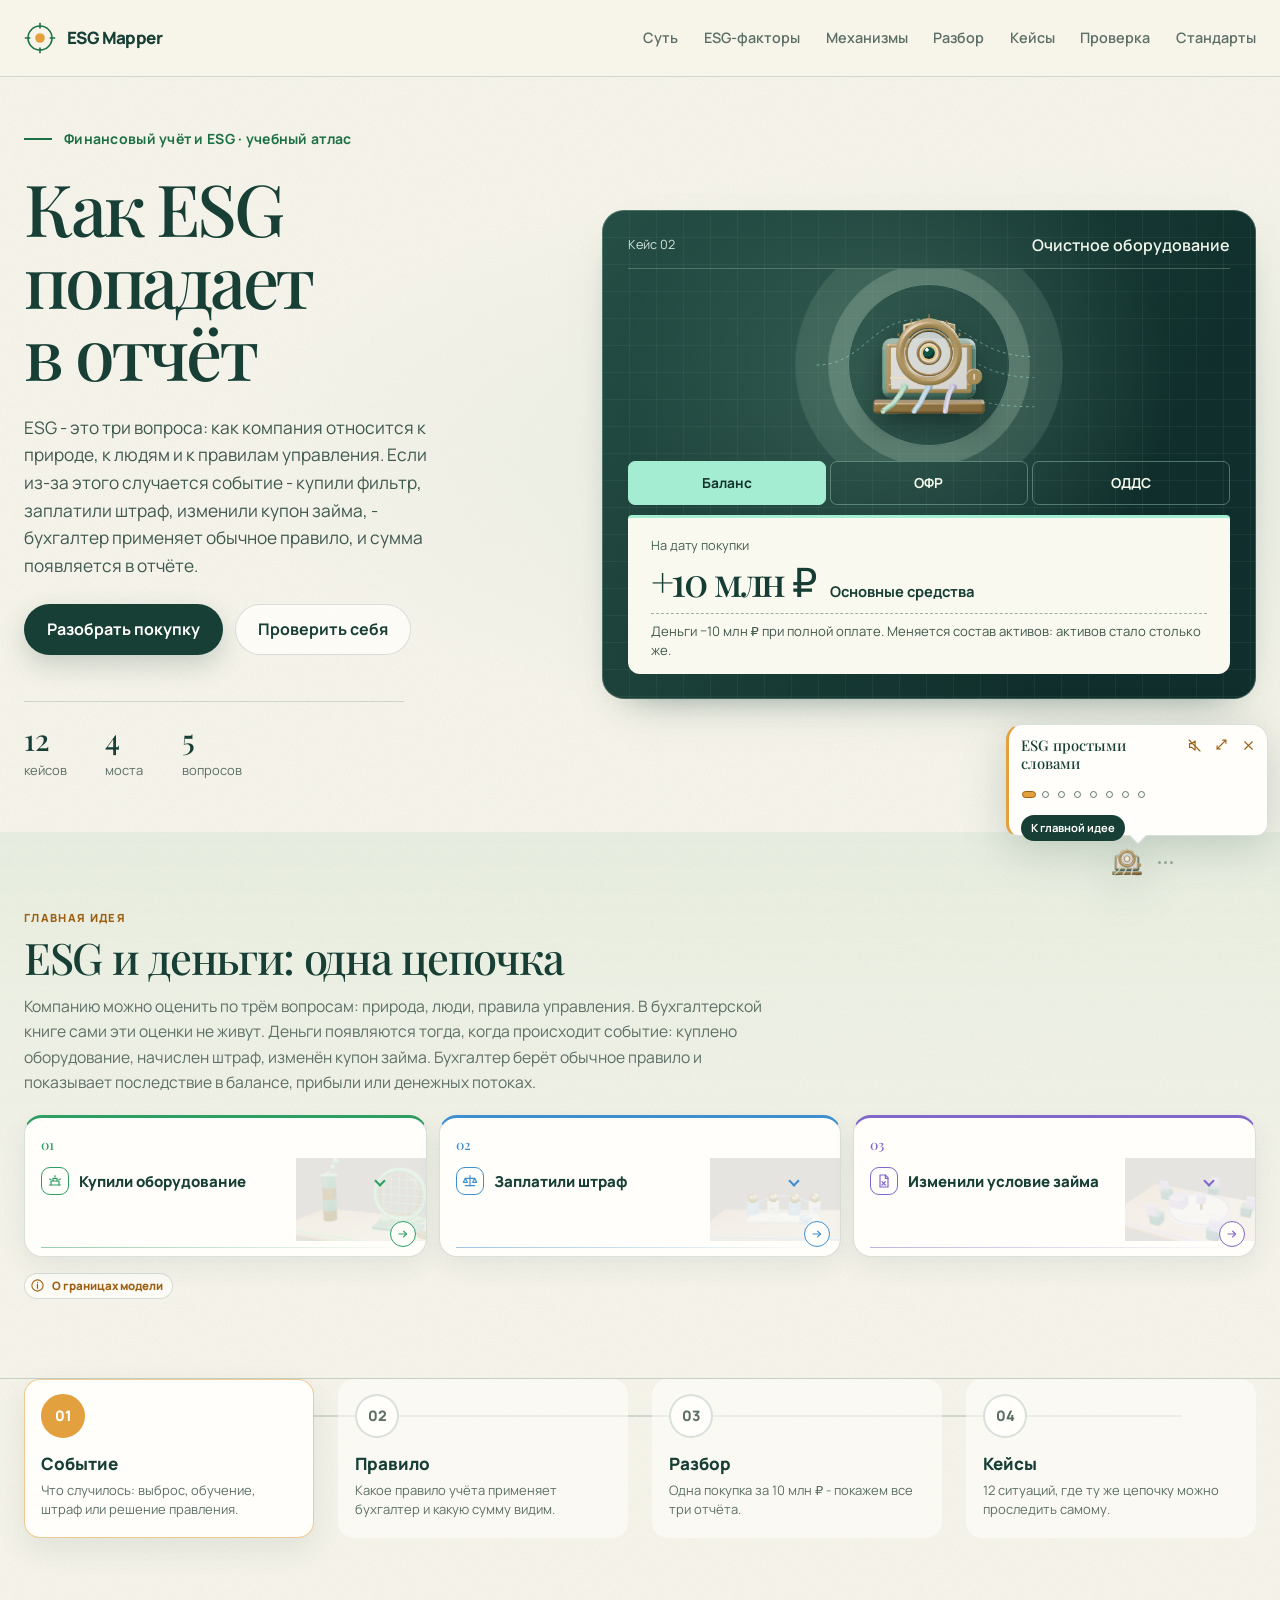
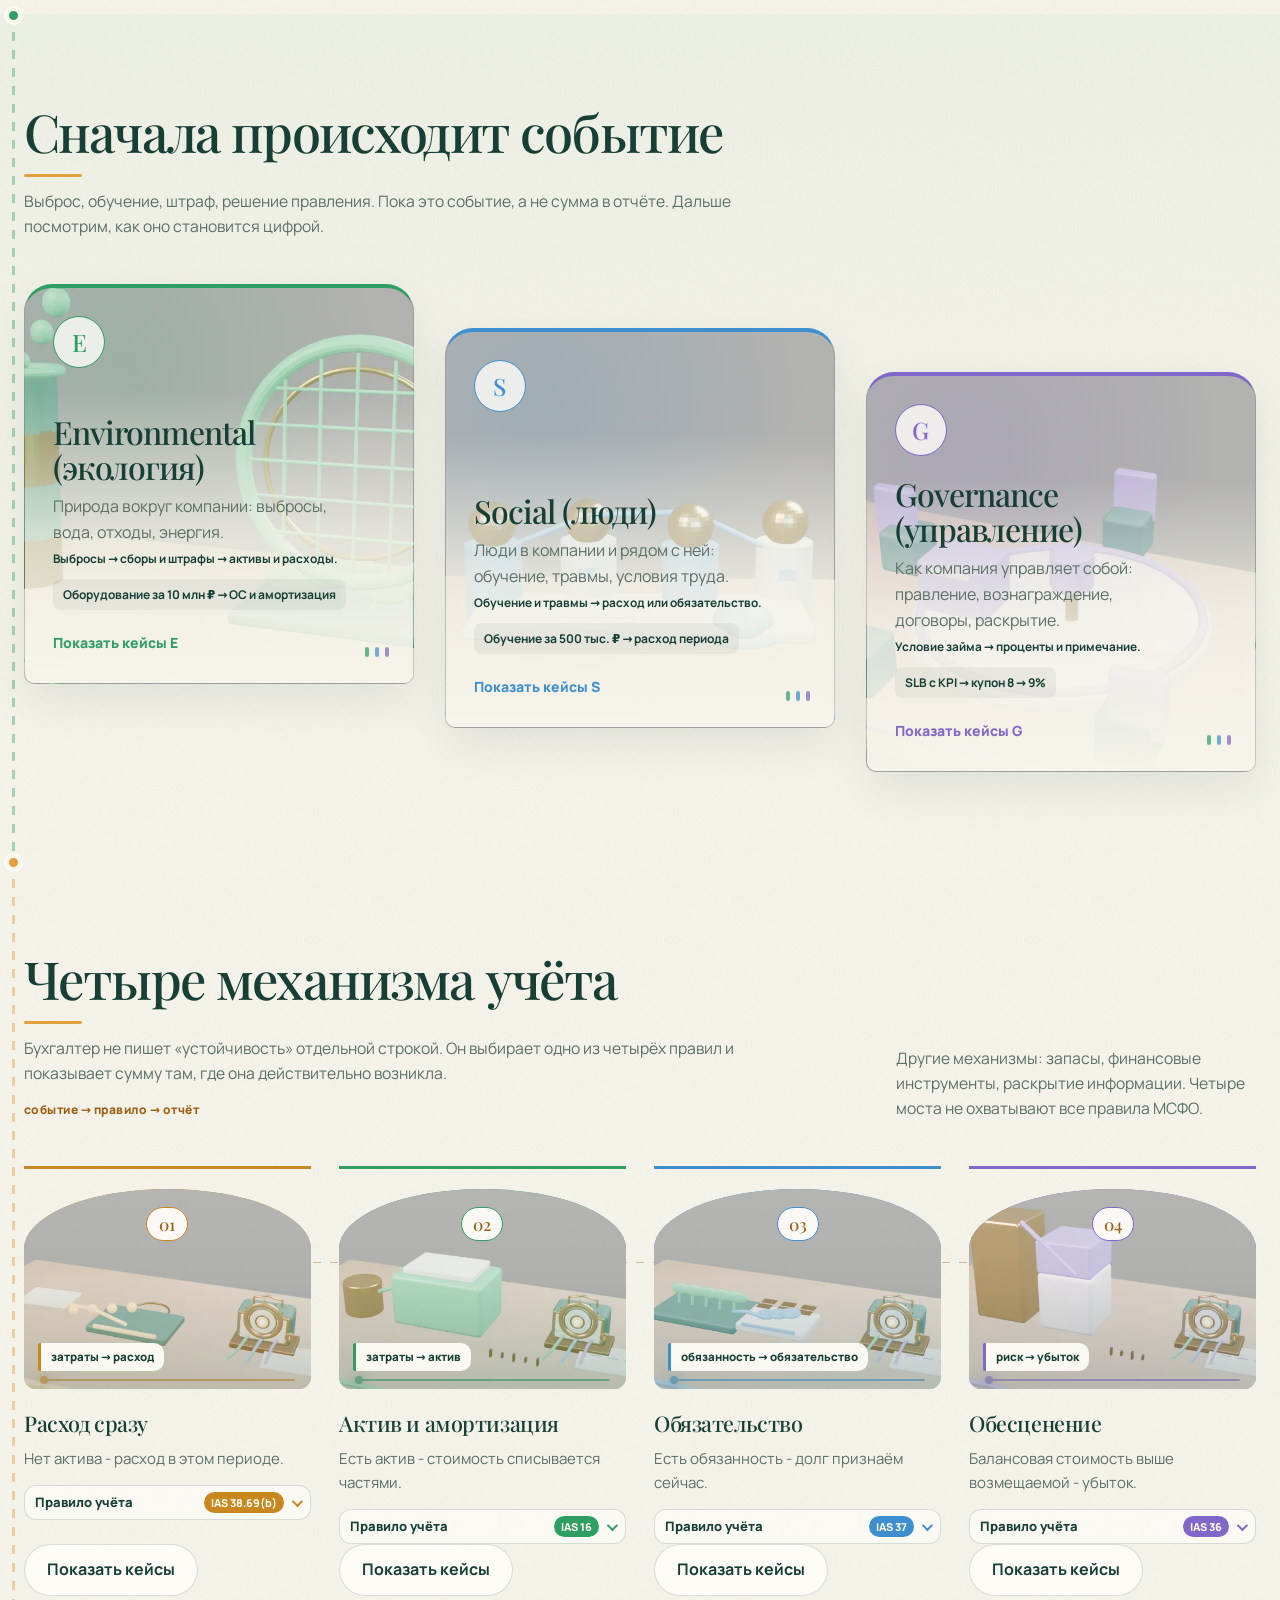
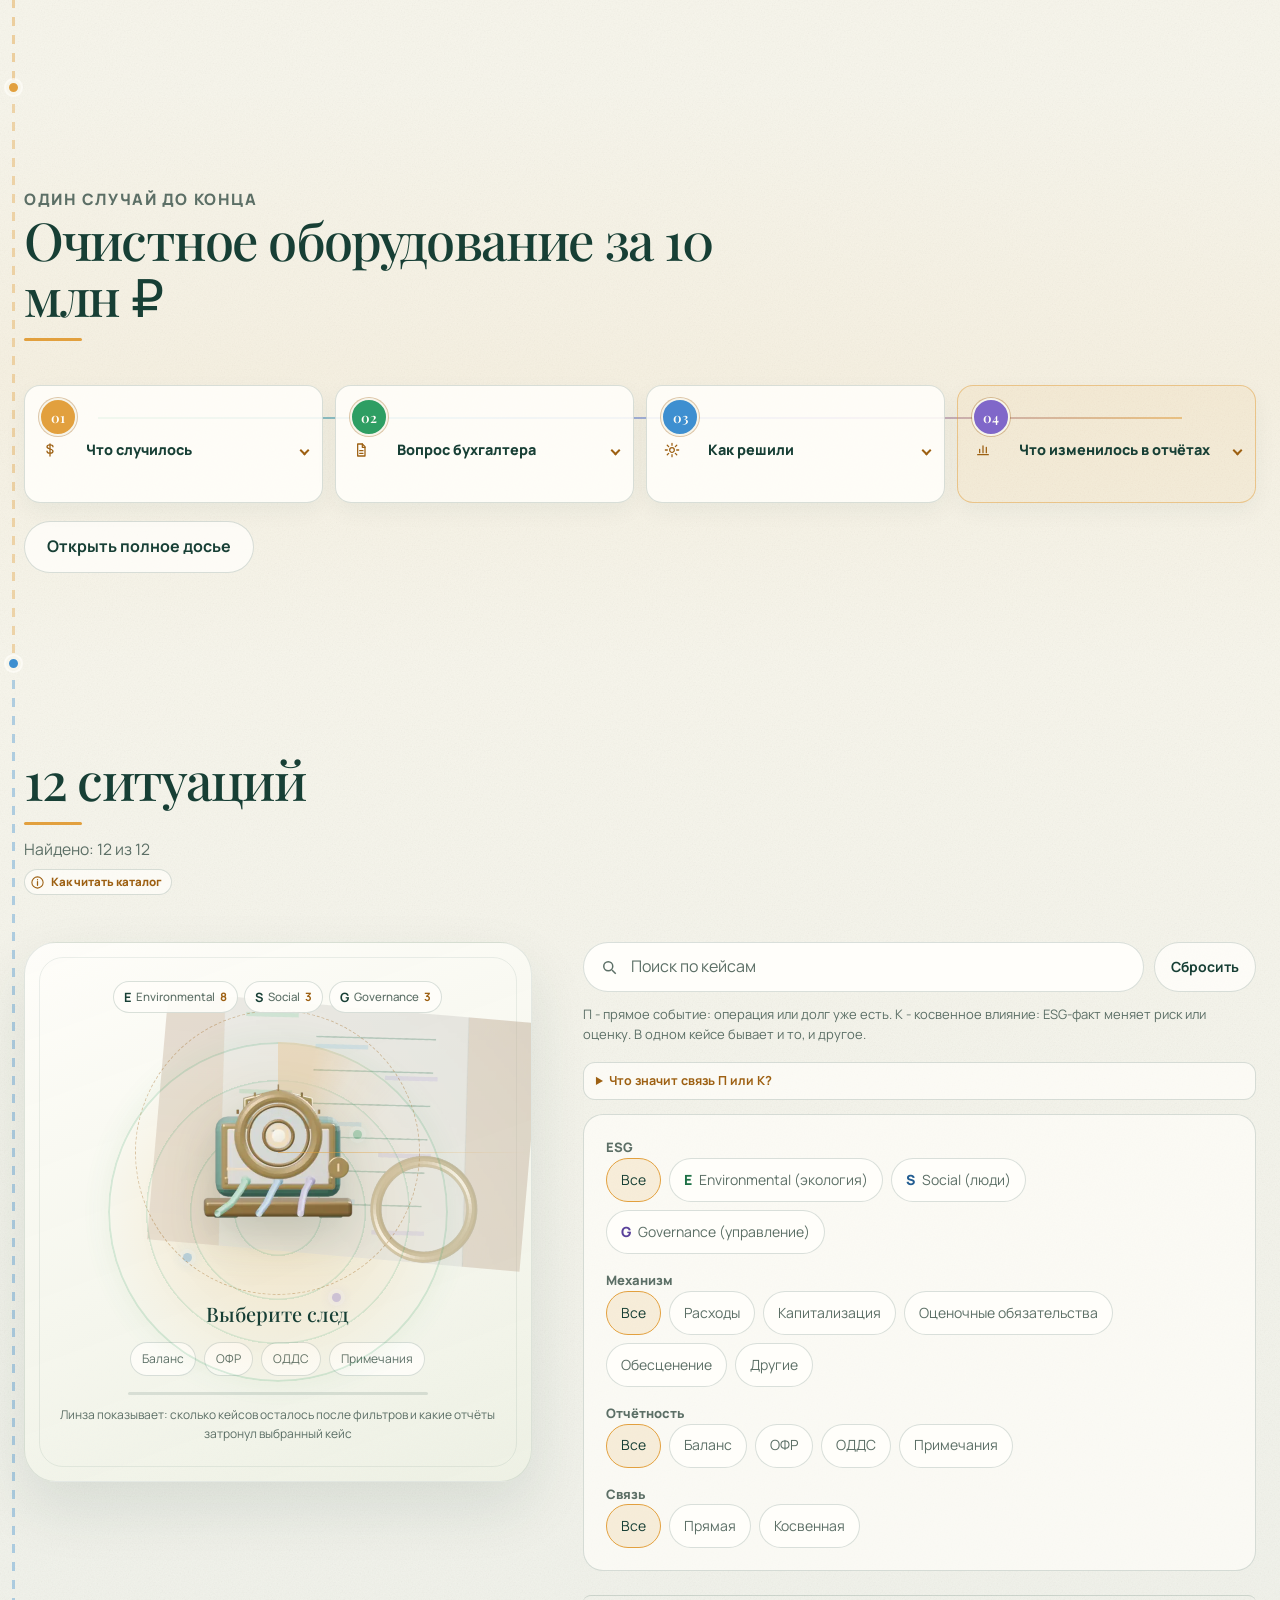
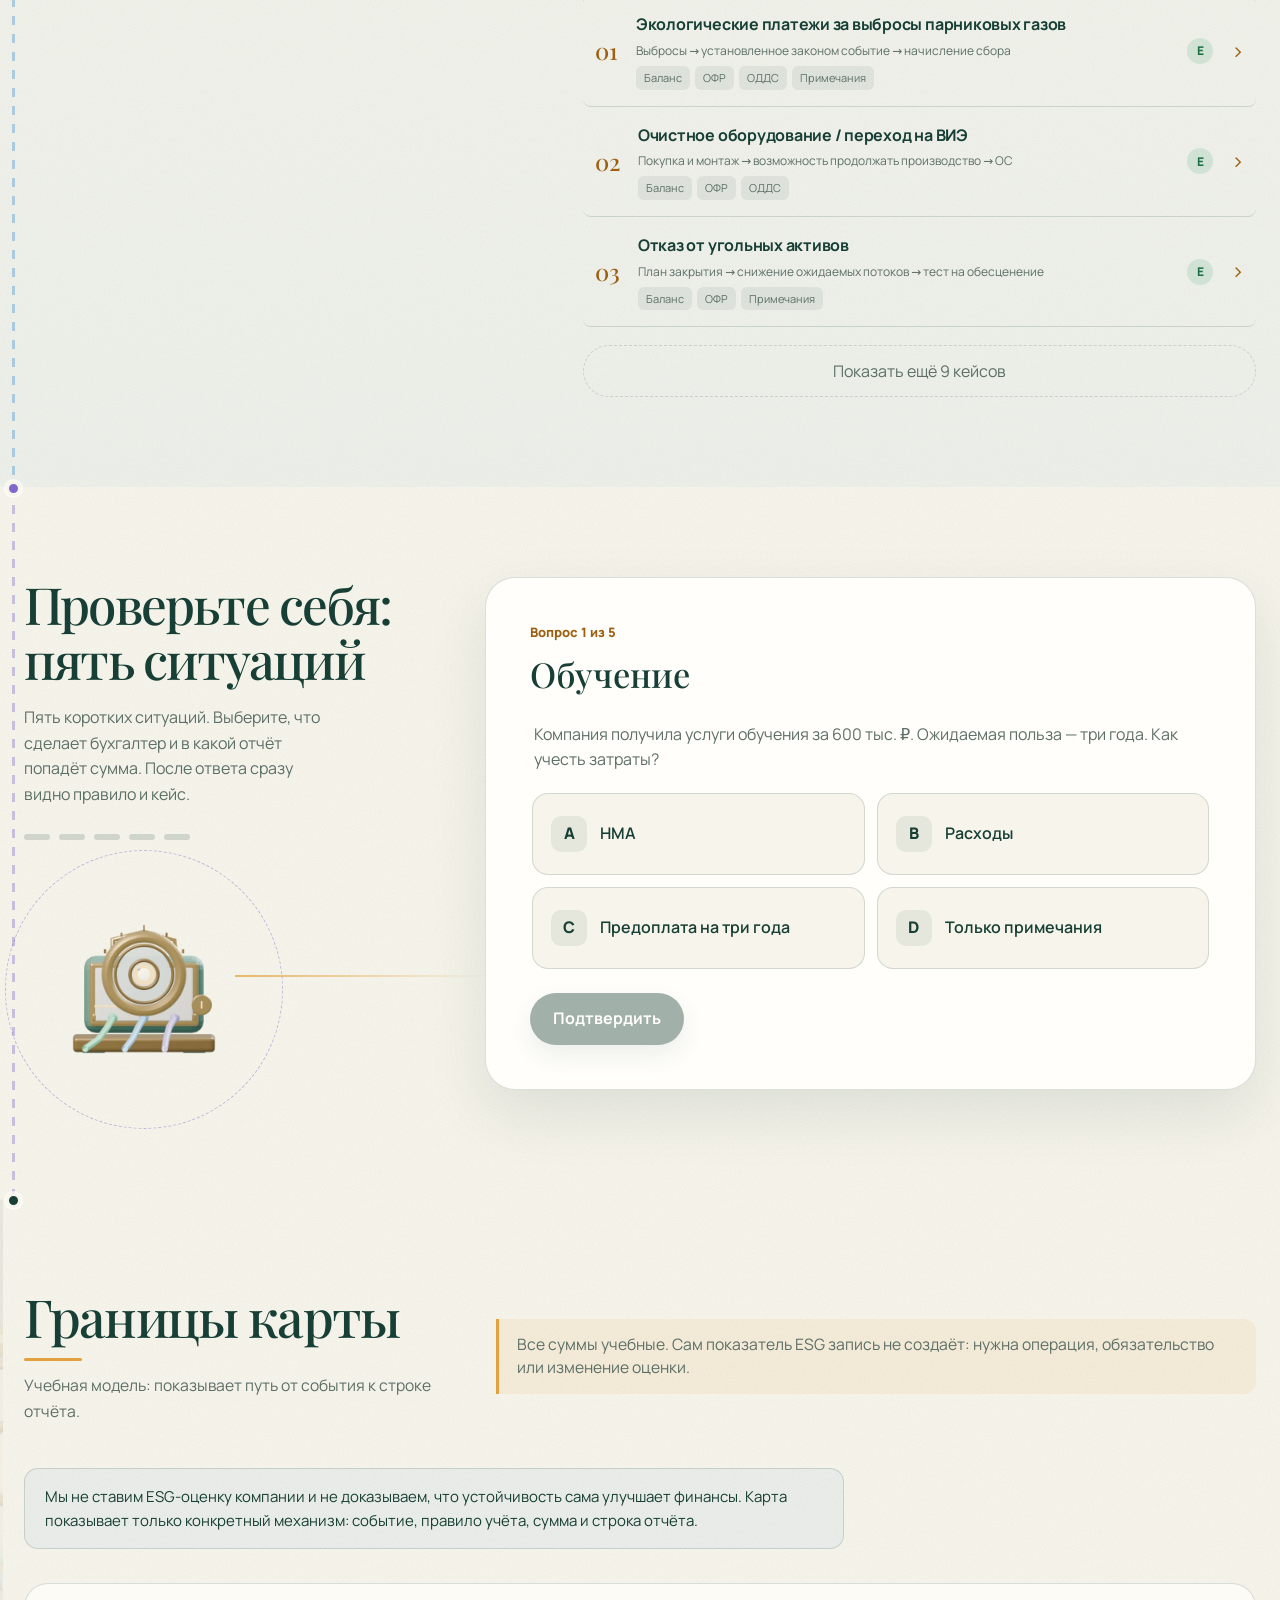
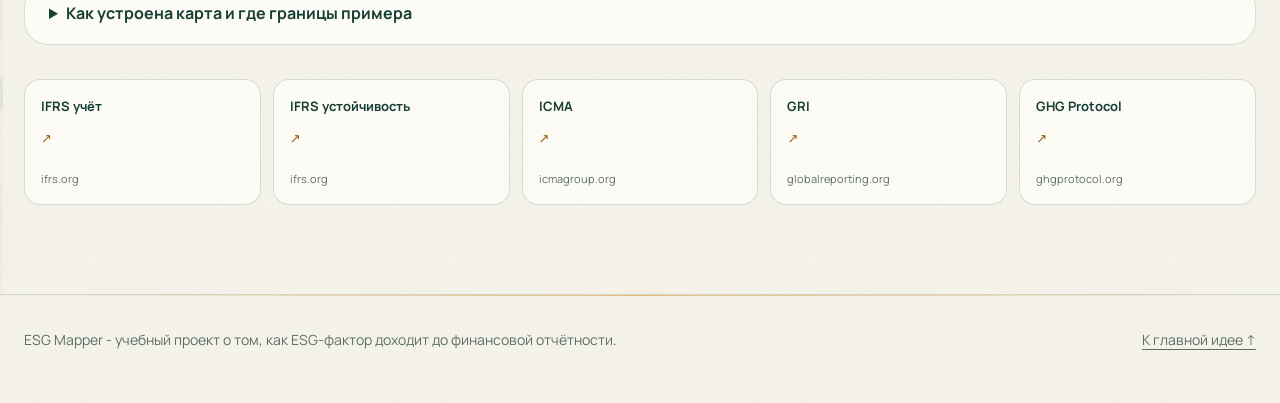
<file: index.html>
<!doctype html>
<html lang="ru">
<head>
  <meta charset="utf-8">
  <meta name="viewport" content="width=device-width, initial-scale=1">
  <title>ESG Mapper — как ESG-фактор доходит до отчётности</title>
  <meta name="description" content="Учебный атлас: как экологический, социальный или управленческий факт доходит до баланса, отчёта о финансовых результатах и денежных потоков.">
  <meta name="color-scheme" content="light">
  <meta property="og:title" content="ESG Mapper — учебный атлас">
  <meta property="og:description" content="ESG-факторы влияют на прибыль. Разберите 12 кейсов и посмотрите, как событие становится строкой отчёта.">
  <meta property="og:image" content="https://saroyanaram.github.io/esg-mapper/assets/og-esg-mapper.jpg">
  <meta property="og:url" content="https://SaroyanAram.github.io/esg-mapper/">
  <link rel="canonical" href="https://SaroyanAram.github.io/esg-mapper/">
  <link rel="icon" type="image/png" sizes="48x48" href="assets/favicon.png">
  <link rel="stylesheet" href="styles.css">
  <link rel="stylesheet" href="lens.css">
</head>
<body>
  <a class="skip-link" href="#main">Перейти к содержанию</a>

  <header class="topbar">
    <div class="shell topbar__inner">
      <a class="brand" href="#signal" aria-label="ESG Mapper — к началу">
        <svg class="brand__mark" viewBox="0 0 40 40" aria-hidden="true" focusable="false">
          <circle cx="20" cy="20" r="15" fill="none" stroke="currentColor" stroke-width="2"/>
          <circle cx="20" cy="20" r="6" fill="var(--sun)"/>
          <path d="M20 1v7M20 32v7M1 20h7M32 20h7" stroke="currentColor" stroke-width="2"/>
        </svg>
        <span>ESG Mapper</span>
      </a>

      <button class="menu-toggle" id="menu-toggle" type="button" aria-expanded="false" aria-controls="site-nav">Меню</button>

      <nav class="site-nav" id="site-nav" aria-label="Маршрут по атласу">
        <ul>
          <li><a href="#thesis">Суть</a></li>
          <li><a href="#source">ESG-факторы</a></li>
          <li><a href="#mechanisms">Механизмы</a></li>
          <li><a href="#example">Разбор</a></li>
          <li><a href="#catalog">Кейсы</a></li>
          <li><a href="#quiz">Проверка</a></li>
          <li><a href="#methodology">Стандарты</a></li>
        </ul>
      </nav>
    </div>
    <div class="scroll-progress" aria-hidden="true"></div>
  </header>

  <main id="main">
    <!-- Акт 1. Светлый стол, Люпа и путь сигнала -->
    <section class="act hero" id="signal" aria-labelledby="hero-title">
      <div class="shell hero__inner">
        <div class="hero__copy">
          <p class="hero__eyebrow">Финансовый учёт и ESG · учебный атлас</p>
          <h1 id="hero-title">Как ESG попадает в отчёт</h1>
          <p class="hero__lede" id="hero-lede">Компания купила очистное оборудование за 10 млн ₽. Посмотрите, что изменилось в балансе, прибыли и денежных потоках.</p>
          <div class="hero__actions">
            <a class="btn btn--signal" href="#example">Разобрать покупку</a>
            <a class="btn btn--ghost" href="#quiz">Проверить знания</a>
          </div>
          <ul class="hero__stats" id="hero-stats" aria-label="Объём материала">
            <li><b>12</b><span>кейсов</span></li>
            <li><b>4</b><span>моста</span></li>
            <li><b>5</b><span>вопросов</span></li>
          </ul>
        </div>

        <section class="lens-desk" aria-labelledby="desk-label">
          <header class="lens-desk__head">
            <span>Кейс 02</span><h2 id="desk-label">Очистное оборудование</h2>
          </header>
          <div class="hero__stage" aria-hidden="true">
          <svg class="signal-path" viewBox="0 0 620 460" focusable="false">
            <path class="signal-path__track" d="M40 230C150 230 170 120 285 120S420 210 560 210"/>
            <path class="signal-path__track signal-path__track--low" d="M285 120C310 250 340 330 560 330"/>
            <path class="signal-path__track signal-path__track--mid" d="M285 120C350 170 420 260 560 260"/>
          </svg>

          <div class="lupa" id="lupa" data-mood="idle">
            <svg viewBox="0 0 320 320" focusable="false">
              <circle class="lupa__halo" cx="160" cy="160" r="126"/>
              <circle class="lupa__frame" cx="160" cy="160" r="104"/>
              <circle class="lupa__glass" cx="160" cy="160" r="88"/>
              <circle class="lupa__pupil" id="lupa-pupil" cx="160" cy="160" r="30"/>
              <circle class="lupa__glint" cx="145" cy="145" r="9"/>
              <g class="lupa__scarves">
                <path d="M96 226L58 282" stroke="var(--e)"/>
                <path d="M160 250V302" stroke="var(--s)"/>
                <path d="M224 226L262 282" stroke="var(--g)"/>
              </g>
            </svg>
          </div>

          </div>
          <div class="ledger" id="hero-ledger"></div>
        </section>
      </div>
    </section>

    <!-- Главная идея и маршрут -->
    <section class="thesis" id="thesis" aria-labelledby="thesis-title">
      <div class="shell thesis__inner">
        <div class="thesis__main">
          <p class="thesis__label">Главная идея</p>
          <h2 id="thesis-title"></h2>
          <p id="thesis-body"></p>
          <div class="channel-grid" id="thesis-channels" aria-label="Три пути от ESG-факта к цифрам"></div>
        </div>
        <details class="thesis__note">
          <summary>
            <svg viewBox="0 0 24 24" aria-hidden="true" focusable="false"><circle cx="12" cy="12" r="9" fill="none" stroke="currentColor" stroke-width="1.7"/><path d="M12 10.5v6M12 7.4v.2" stroke="currentColor" stroke-width="2" stroke-linecap="round"/></svg>
            О границах модели
          </summary>
          <p class="thesis__caveat" id="thesis-caveat"></p>
        </details>
      </div>
    </section>

    <div class="roadmap-wrap">
      <nav class="roadmap shell" id="roadmap" aria-label="Как читать атлас"></nav>
    </div>

    <!-- Акт 2. Три ESG-фактора -->
    <section class="act act--source" id="source" aria-labelledby="source-title">
      <div class="shell">
        <div class="act__head">
          <h2 id="source-title">Сначала происходит событие</h2>
          <p>Выброс, обучение, штраф, решение правления. Пока это событие, а не сумма в отчёте. Дальше посмотрим, как оно становится цифрой.</p>
        </div>
        <div class="source-grid" id="source-grid"></div>
      </div>
    </section>

    <!-- Акт 3. Механизмы-мостики -->
    <section class="act act--bridges" id="mechanisms" aria-labelledby="bridges-title">
      <div class="shell">
        <div class="act__head act__head--split">
          <div>
            <h2 id="bridges-title">Четыре механизма учёта</h2>
            <p>Бухгалтер не пишет «устойчивость» отдельной строкой. Он выбирает одно из четырёх правил и показывает сумму там, где она действительно возникла.</p>
            <span class="bridge-kicker" aria-hidden="true">событие → правило → отчёт</span>
          </div>
          <p class="bridge-note" id="bridge-note"></p>
        </div>
        <div class="bridge-grid" id="bridges-list"></div>
      </div>
    </section>

    <!-- Акт 4. Один разбор до конца -->
    <section class="act act--example" id="example" aria-labelledby="example-title">
      <div class="shell">
        <div class="act__head">
          <p class="example__kicker" id="example-kicker"></p>
          <h2 id="example-title"></h2>
        </div>
        <div class="example-flow" id="example-flow"></div>
        <button class="btn btn--ghost" id="example-cta" type="button"></button>
      </div>
    </section>

    <!-- Акт 5. Кейсы -->
    <section class="act act--catalog" id="catalog" aria-labelledby="catalog-title">
      <div class="shell">
        <div class="act__head act__head--split">
          <div>
            <h2 id="catalog-title" tabindex="-1">12 ситуаций</h2>
            <p id="catalog-count" aria-live="polite">Загрузка каталога…</p>
            <details class="catalog-hint-note">
              <summary>
                <svg viewBox="0 0 24 24" aria-hidden="true" focusable="false"><circle cx="12" cy="12" r="9" fill="none" stroke="currentColor" stroke-width="1.7"/><path d="M12 10.5v6M12 7.4v.2" stroke="currentColor" stroke-width="2" stroke-linecap="round"/></svg>
                Как читать каталог
              </summary>
              <p class="catalog-hint" id="catalog-hint"></p>
            </details>
            <button class="catalog-standard" id="catalog-standard" type="button" hidden></button>
          </div>
          <button class="btn btn--ghost" id="filters-toggle" type="button" aria-expanded="false" aria-controls="filters-panel">
            Фильтры <span class="badge" id="filters-badge" hidden>0</span>
          </button>
        </div>

        <div id="catalog-error" class="error-box" hidden role="alert">
          <p>Не удалось загрузить каталог. Обновите страницу</p>
          <button class="btn btn--signal" id="catalog-retry" type="button">Повторить</button>
        </div>

        <div class="map-layout">
          <aside class="map-stage" aria-label="Линза отбора">
            <div class="map-stage__glow" aria-hidden="true"></div>
            <div class="stage-beam" aria-hidden="true"></div>
            <img class="map-stage__paper" src="assets/report-sheet.svg" alt="" width="1400" height="933">
            <div class="stage-radar" aria-hidden="true">
              <span class="stage-radar__sweep"></span>
              <span class="stage-radar__blip stage-radar__blip--e"></span>
              <span class="stage-radar__blip stage-radar__blip--s"></span>
              <span class="stage-radar__blip stage-radar__blip--g"></span>
            </div>
            <div class="stage-filters" id="stage-filters" role="group" aria-label="Отобрать кейсы по букве ESG"></div>
            <div class="map-stage__lupa" aria-hidden="true">
              <svg viewBox="0 0 320 320" focusable="false">
                <circle class="lupa__frame" cx="160" cy="160" r="104"/>
                <circle class="lupa__glass" cx="160" cy="160" r="88"/>
                <circle class="lupa__pupil" id="map-pupil" cx="160" cy="160" r="30"/>
                <circle class="lupa__glint" cx="145" cy="145" r="9"/>
              </svg>
            </div>
            <p class="map-stage__title" id="stage-title" aria-live="polite">Выберите кейс</p>
            <div class="map-stage__reports" aria-hidden="true">
              <span data-stage-report="balance">Баланс</span>
              <span data-stage-report="income">ОФР</span>
              <span data-stage-report="cashflow">ОДДС</span>
              <span data-stage-report="notes">Примечания</span>
            </div>
            <div class="stage-reportline" aria-hidden="true"><span></span></div>
            <p class="stage-caption">Линза показывает: сколько кейсов осталось после фильтров и какие отчёты затронул выбранный кейс</p>
          </aside>

          <div class="map-list">
            <div class="map-tools">
              <label class="search">
                <span class="visually-hidden">Найти след</span>
                <svg viewBox="0 0 24 24" aria-hidden="true" focusable="false"><circle cx="11" cy="11" r="6" fill="none" stroke="currentColor" stroke-width="2"/><path d="M16 16l5 5" stroke="currentColor" stroke-width="2"/></svg>
                <input id="catalog-search" type="search" placeholder="Поиск по кейсам" autocomplete="off">
              </label>
              <button class="btn btn--ghost btn--small" id="catalog-reset" type="button">Сбросить</button>
            </div>

            <p class="filter-legend" id="link-legend"></p>
            <details class="link-theory" id="link-theory">
              <summary>Что значит связь П или К?</summary>
              <div id="link-theory-text"></div>
            </details>

            <div class="filters-panel" id="filters-panel">
              <fieldset class="filter-group" data-filter="category"><legend>ESG</legend></fieldset>
              <fieldset class="filter-group" data-filter="mechanism"><legend>Механизм</legend></fieldset>
              <fieldset class="filter-group" data-filter="form"><legend>Отчётность</legend></fieldset>
              <fieldset class="filter-group" data-filter="link"><legend>Связь</legend></fieldset>
            </div>

            <div class="case-list" id="catalog-results"></div>
            <button class="show-all" id="show-all" type="button" hidden>Показать ещё <span id="hidden-count">0</span> кейсов</button>
          </div>
        </div>
      </div>

      <dialog class="dossier" id="case-dossier" aria-labelledby="dossier-title">
        <div class="dossier__bar">
          <span class="dossier__id" id="dossier-id">00</span>
          <div class="dossier__actions">
            <button class="dossier__share" id="dossier-share" type="button">Ссылка на кейс</button>
            <span class="dossier__share-status" id="dossier-share-status" role="status" aria-live="polite"></span>
          </div>
          <button class="dossier__close" id="dossier-close" type="button" aria-label="Закрыть досье">×</button>
        </div>
        <h3 id="dossier-title" tabindex="-1"></h3>
        <div class="dossier__body" id="dossier-body"></div>
      </dialog>
    </section>

    <!-- Акт 6. Проверка -->
    <section class="act act--quiz" id="quiz" aria-labelledby="quiz-title">
      <div class="shell quiz-layout">
        <div class="quiz-intro">
          <h2 id="quiz-title"></h2>
          <p id="quiz-intro-text"></p>
          <div class="quiz-beats" aria-hidden="true">
            <span></span><span></span><span></span><span></span><span></span>
          </div>
          <div class="quiz-mascot" aria-hidden="true">
            <span class="quiz-mascot__halo"></span>
            <img src="assets/avatar/lupa.webp" alt="" width="600" height="600">
            <span class="quiz-mascot__beam"></span>
          </div>
        </div>
        <div class="quiz-card-wrap" id="quiz-root"></div>
      </div>
    </section>

    <!-- Достоверность -->
    <section class="act act--trust" id="methodology" aria-labelledby="methodology-title">
      <div class="shell">
        <div class="act__head act__head--split">
          <div>
            <h2 id="methodology-title"></h2>
            <p id="methodology-summary"></p>
          </div>
          <p class="method-warning" id="method-warning"></p>
        </div>
        <p class="method-scope" id="method-scope"></p>
        <details class="disclosure">
          <summary>Как устроена карта и где границы примера</summary>
          <div id="methodology-body"></div>
          <dl class="glossary" id="glossary"></dl>
        </details>
        <ul class="source-stamps" id="sources-list"></ul>
      </div>
    </section>
  </main>

  <footer class="footer">
    <div class="shell footer__inner">
      <p>ESG Mapper - учебный проект о том, как ESG-фактор доходит до финансовой отчётности.</p>
      <a href="#thesis">К главной идее ↑</a>
    </div>
  </footer>

  <script type="module" src="app.js"></script>
</body>
</html>
</file>
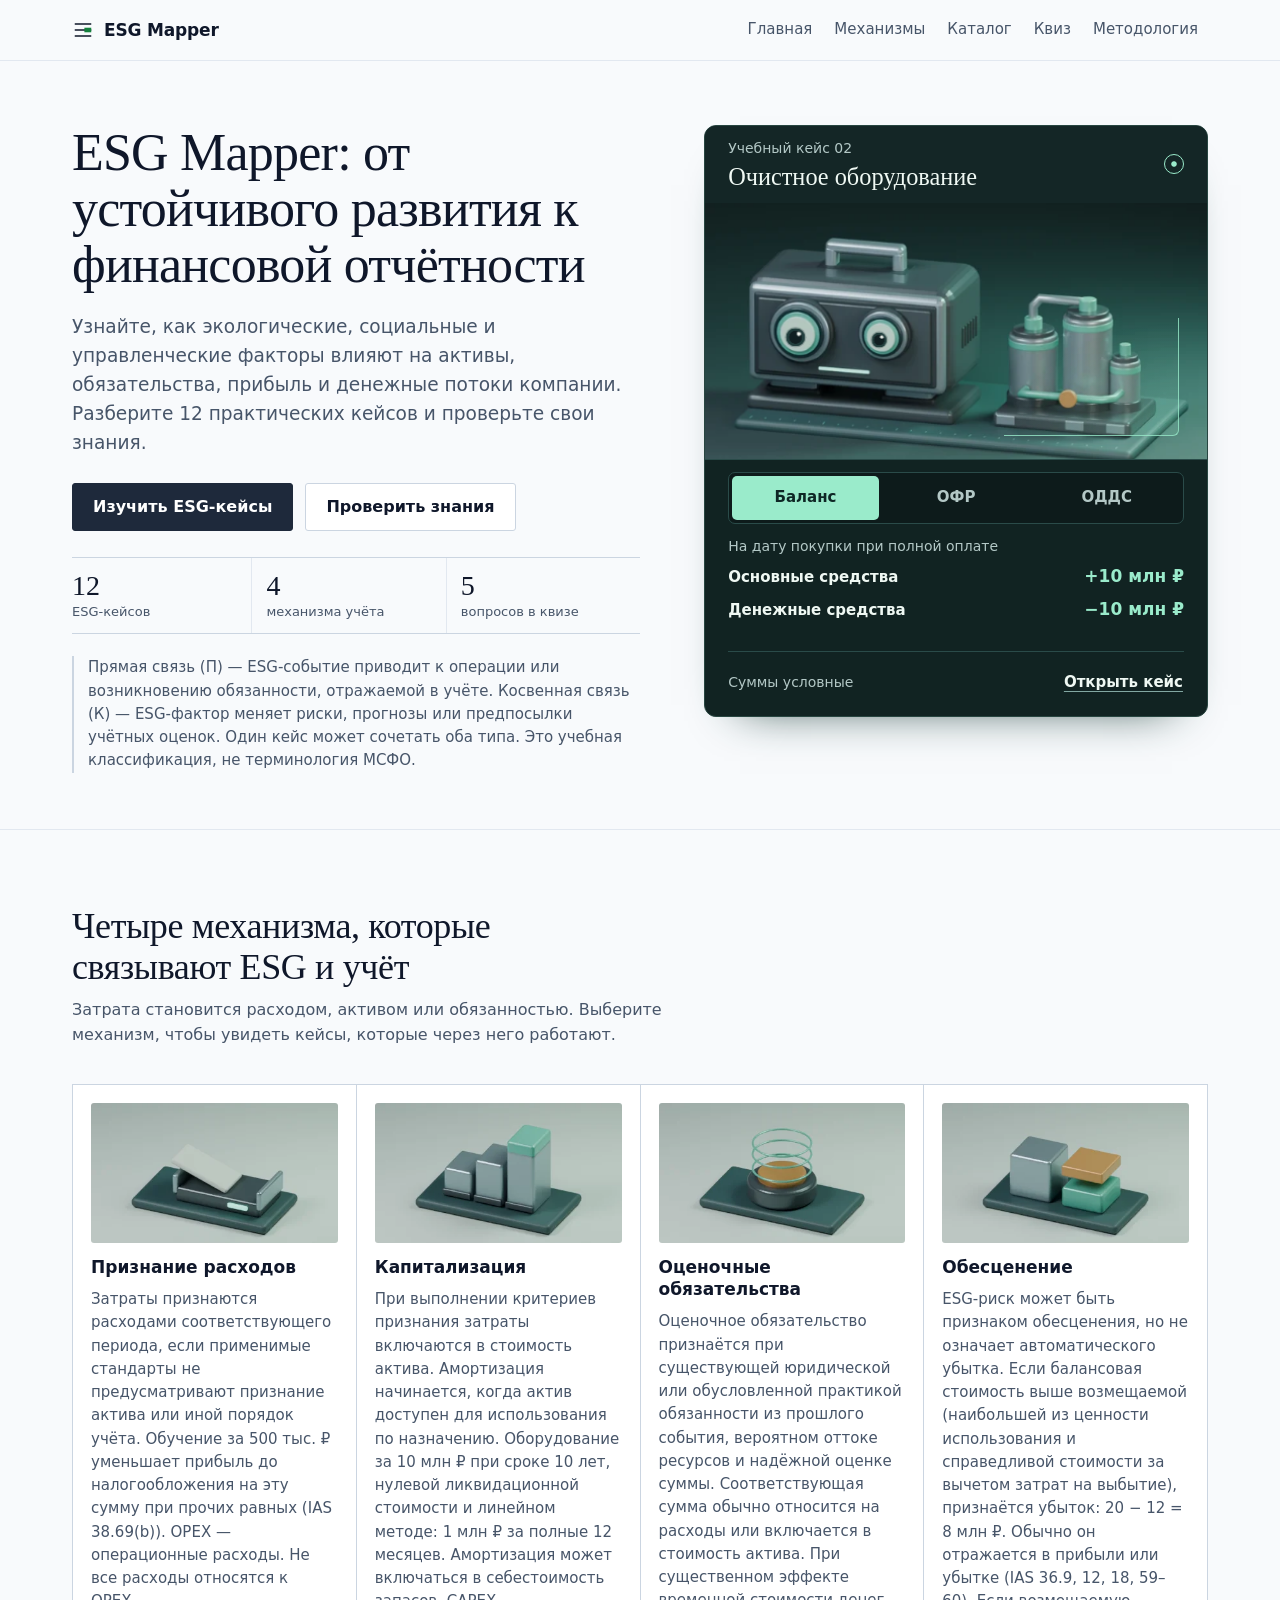
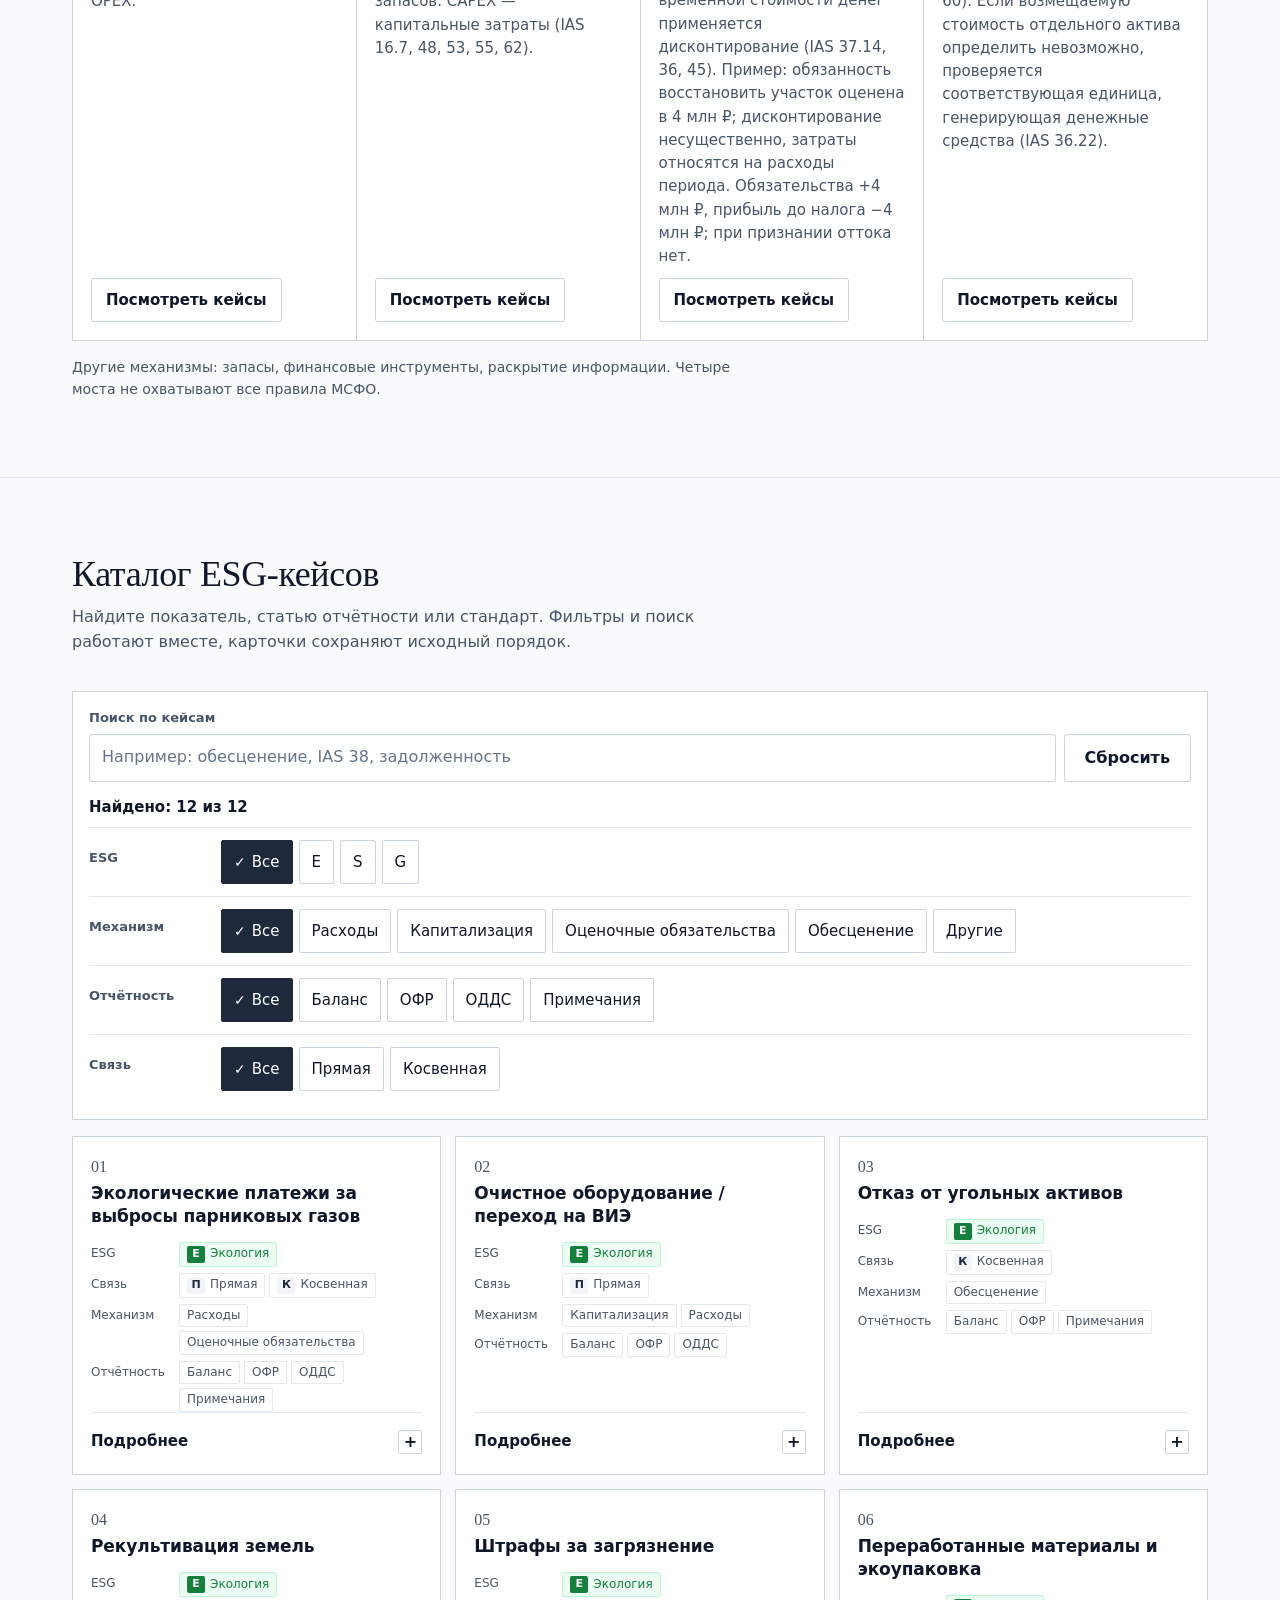
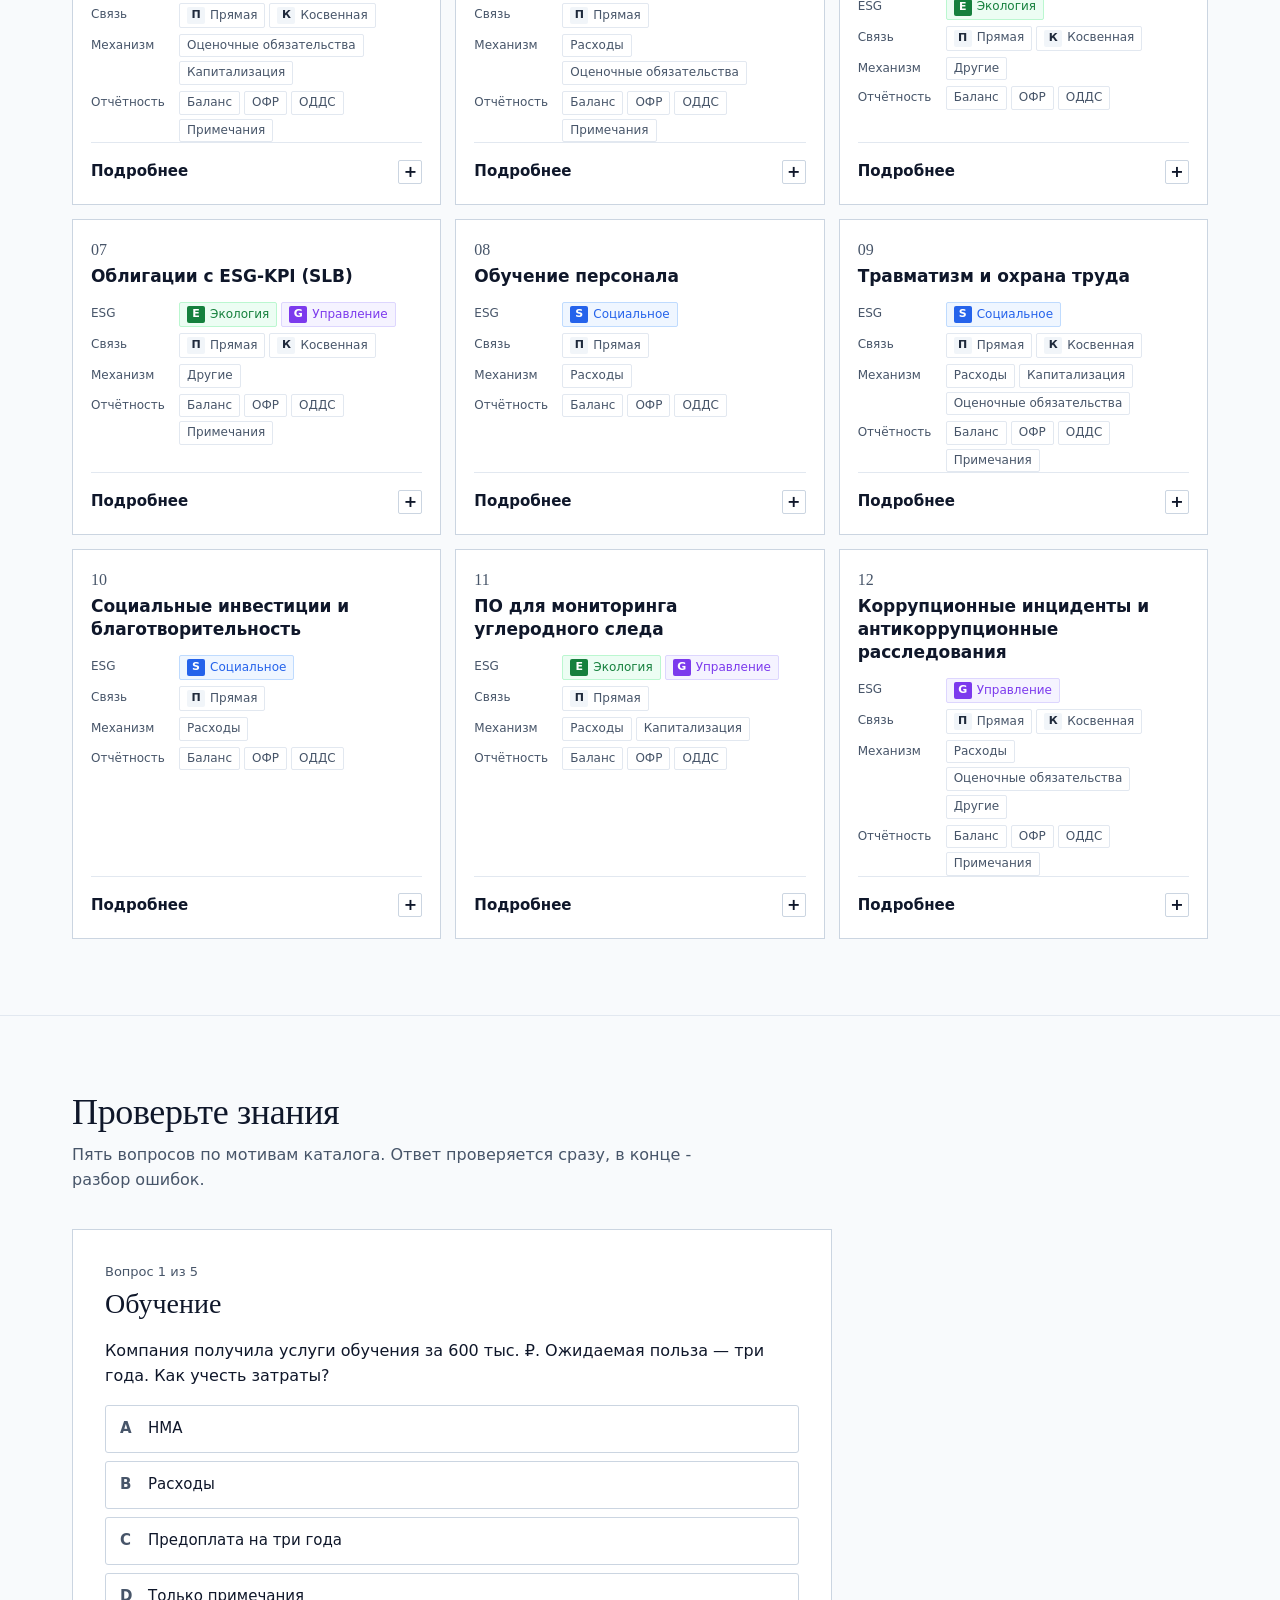
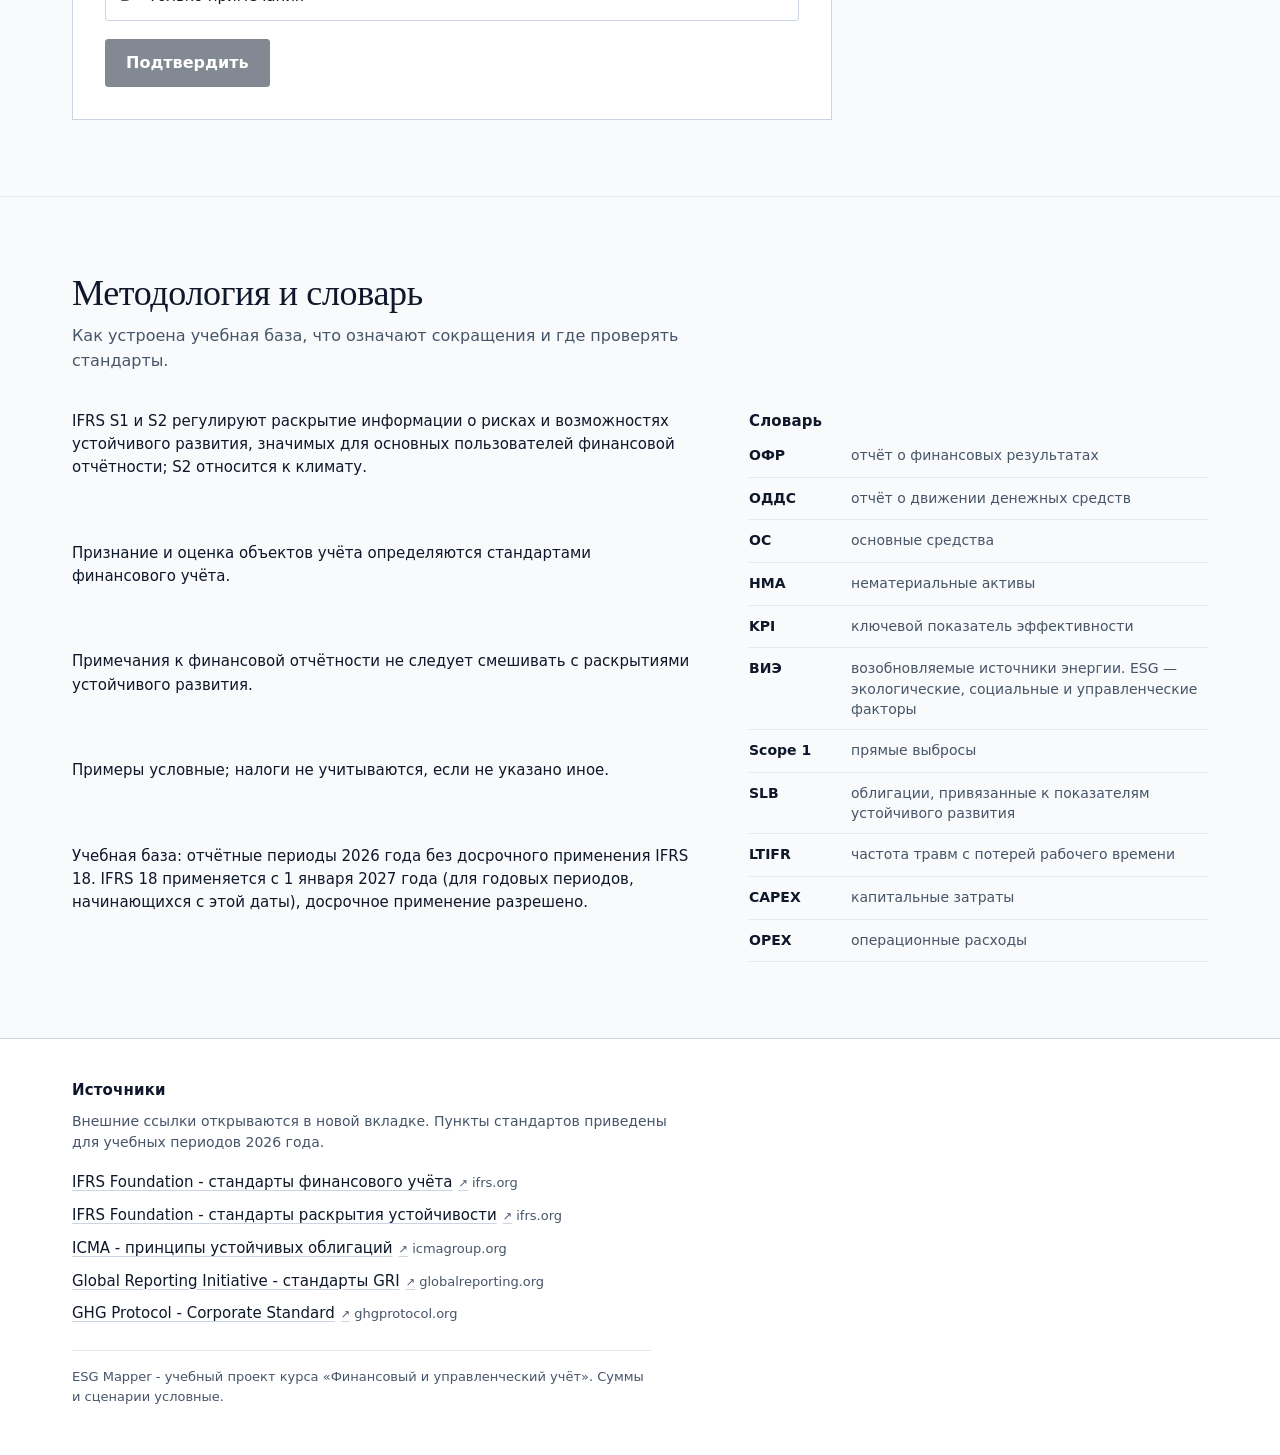
<file: v1/index.html>
<!doctype html>
<html lang="ru">
<head>
  <meta charset="utf-8">
  <meta name="viewport" content="width=device-width, initial-scale=1">
  <title>ESG Mapper — от устойчивого развития к финансовой отчётности</title>
  <meta name="description" content="Учебный инструмент связи ESG-показателей со статьями финансовой отчётности: 12 кейсов, четыре механизма учёта и пять вопросов для самопроверки.">
  <meta name="color-scheme" content="light">
  <meta property="og:title" content="ESG Mapper">
  <meta property="og:description" content="Как ESG-события отражаются в финансовой отчётности.">
  <meta property="og:image" content="assets/og-esg-mapper.jpg">
  <meta property="og:url" content="https://SaroyanAram.github.io/esg-mapper/v1/">
  <link rel="canonical" href="https://SaroyanAram.github.io/esg-mapper/v1/">
  <link rel="icon" type="image/png" sizes="48x48" href="assets/favicon.png">
  <link rel="stylesheet" href="styles.css">
  <link rel="stylesheet" href="scanner.css">
</head>
<body>
  <a class="skip-link" href="#main">Перейти к содержанию</a>

  <header class="site-header">
    <div class="shell header-inner">
      <a class="brand" href="#home">
        <svg class="brand-mark" viewBox="0 0 24 24" aria-hidden="true" focusable="false">
          <path d="M3 5.5h18M3 12h18M3 18.5h18" fill="none" stroke="currentColor" stroke-width="1.6"/>
          <rect x="13.5" y="9.5" width="7.5" height="5" fill="#15803D"/>
        </svg>
        <span>ESG Mapper</span>
      </a>

      <button class="menu-toggle" id="menu-toggle" type="button" aria-expanded="false" aria-controls="site-nav">
        Меню
      </button>

      <nav class="site-nav" id="site-nav" aria-label="Основная навигация">
        <ul>
          <li><a href="#home">Главная</a></li>
          <li><a href="#mechanisms">Механизмы</a></li>
          <li><a href="#catalog">Каталог</a></li>
          <li><a href="#quiz">Квиз</a></li>
          <li><a href="#methodology">Методология</a></li>
        </ul>
      </nav>
    </div>
  </header>

  <main id="main">
    <section class="hero" id="home" aria-labelledby="hero-title">
      <div class="shell hero-inner">
        <div class="hero-copy">
          <h1 id="hero-title">ESG Mapper: от устойчивого развития к финансовой отчётности</h1>
          <p class="hero-desc" id="hero-desc">Узнайте, как экологические, социальные и управленческие факторы влияют на активы, обязательства, прибыль и денежные потоки компании. Разберите 12 практических кейсов и проверьте свои знания.</p>

          <div class="hero-actions">
            <a class="btn btn-primary" href="#catalog">Изучить ESG-кейсы</a>
            <a class="btn btn-secondary" href="#quiz">Проверить знания</a>
          </div>

        </div>

        <div class="hero-figure">
          <section class="scanner" aria-labelledby="scanner-title" data-report="balance">
            <header class="scanner-head">
              <div>
                <p class="scanner-kicker">Учебный кейс 02</p>
                <h2 class="scanner-title" id="scanner-title">Очистное оборудование</h2>
              </div>
              <span class="scanner-mark" aria-hidden="true"></span>
            </header>
            <div class="scanner-stage" aria-hidden="true">
              <div class="scanner-art">
                <img src="assets/scanner-960.webp" srcset="assets/scanner-640.webp 640w, assets/scanner-960.webp 960w"
                     sizes="(min-width: 1024px) 535px, 95vw"
                     width="1000" height="510" alt="" fetchpriority="high">
                <span class="scanner-iris scanner-iris-left"></span>
                <span class="scanner-iris scanner-iris-right"></span>
              </div>
              <span class="scanner-highlight"></span>
            </div>

            <div class="scanner-console">
              <div class="scanner-tabs" aria-label="Форма отчётности">
                <button id="scanner-tab-balance" type="button" data-report="balance">Баланс</button>
                <button id="scanner-tab-income" type="button" data-report="income">ОФР</button>
                <button id="scanner-tab-cashflow" type="button" data-report="cashflow">ОДДС</button>
              </div>
              <div class="scanner-readout">
                <div class="scanner-report" id="scanner-report-balance">
                  <p>На дату покупки при полной оплате</p>
                  <dl>
                    <dt>Основные средства</dt><dd>+10 млн ₽</dd>
                    <dt>Денежные средства</dt><dd>−10 млн ₽</dd>
                  </dl>
                </div>
                <div class="scanner-report" id="scanner-report-income" hidden>
                  <p>За полный год. Линейный метод, срок 10 лет, ликвидационная стоимость 0 ₽.</p>
                  <dl><dt>Амортизация</dt><dd>1 млн ₽</dd></dl>
                  <p class="scanner-report-note">Может входить в стоимость запасов.</p>
                </div>
                <div class="scanner-report" id="scanner-report-cashflow" hidden>
                  <p>На дату оплаты оборудования</p>
                  <dl><dt>Инвестиционный отток</dt><dd>10 млн ₽</dd></dl>
                  <p class="scanner-report-note">Начисление амортизации не создаёт оттока.</p>
                </div>
              </div>
              <footer class="scanner-foot">
                <span>Суммы условные</span>
                <button class="btn scanner-action" type="button" data-open-case="02">Открыть кейс</button>
              </footer>
            </div>
          </section>
        </div>

        <div class="hero-details">
          <ul class="hero-stats">
            <li><b>12</b><span>ESG-кейсов</span></li>
            <li><b>4</b><span>механизма учёта</span></li>
            <li><b>5</b><span>вопросов в квизе</span></li>
          </ul>
          <aside class="legend" aria-label="Как читать типы связи">
            <p id="hero-legend">Прямая связь (П) — ESG-событие приводит к операции или возникновению обязанности, отражаемой в учёте. Косвенная связь (К) — ESG-фактор меняет риски, прогнозы или предпосылки учётных оценок. Один кейс может сочетать оба типа. Это учебная классификация, не терминология МСФО.</p>
          </aside>
        </div>
      </div>
    </section>

    <section class="section" id="mechanisms" aria-labelledby="mechanisms-title">
      <div class="shell">
        <div class="section-head">
          <h2 id="mechanisms-title">Четыре механизма, которые связывают ESG и учёт</h2>
          <p class="section-lede">Затрата становится расходом, активом или обязанностью. Выберите механизм, чтобы увидеть кейсы, которые через него работают.</p>
        </div>
        <div class="bridges" id="bridges-list"></div>
        <p class="bridge-note" id="bridge-note">Другие механизмы: запасы, финансовые инструменты, раскрытие информации. Четыре моста не охватывают все правила МСФО.</p>
      </div>
    </section>

    <section class="section" id="catalog" aria-labelledby="catalog-title">
      <div class="shell">
        <div class="section-head">
          <h2 id="catalog-title" tabindex="-1">Каталог ESG-кейсов</h2>
          <p class="section-lede">Найдите показатель, статью отчётности или стандарт. Фильтры и поиск работают вместе, карточки сохраняют исходный порядок.</p>
        </div>

        <div class="catalog-tools">
          <div class="search-row">
            <div class="search-field">
              <label class="field-label" for="catalog-search">Поиск по кейсам</label>
              <input id="catalog-search" type="search" autocomplete="off" spellcheck="false"
                     placeholder="Например: обесценение, IAS 38, задолженность">
            </div>
            <button class="btn btn-secondary" id="catalog-reset" type="button">Сбросить</button>
          </div>

          <div class="filters-bar">
            <p class="result-count" id="catalog-count" role="status" aria-live="polite">Загрузка каталога…</p>
            <button class="filters-toggle" id="filters-toggle" type="button" aria-expanded="false" aria-controls="filters-panel">
              Фильтры <span class="filters-badge" id="filters-badge" hidden>0</span>
            </button>
          </div>

          <div class="filters-panel" id="filters-panel">
            <div class="filter-group" role="radiogroup" aria-labelledby="filter-esg-label">
              <p class="filter-label" id="filter-esg-label">ESG</p>
              <div class="chips" data-filter="category"></div>
            </div>
            <div class="filter-group" role="radiogroup" aria-labelledby="filter-mechanism-label">
              <p class="filter-label" id="filter-mechanism-label">Механизм</p>
              <div class="chips" data-filter="mechanism"></div>
            </div>
            <div class="filter-group" role="radiogroup" aria-labelledby="filter-form-label">
              <p class="filter-label" id="filter-form-label">Отчётность</p>
              <div class="chips" data-filter="form"></div>
            </div>
            <div class="filter-group" role="radiogroup" aria-labelledby="filter-link-label">
              <p class="filter-label" id="filter-link-label">Связь</p>
              <div class="chips" data-filter="link"></div>
            </div>
          </div>
        </div>

        <div class="catalog-error" id="catalog-error" hidden>
          <p>Не удалось загрузить каталог. Обновите страницу</p>
          <button class="btn btn-primary" id="catalog-retry" type="button">Повторить</button>
        </div>

        <div class="catalog-results" id="catalog-results" aria-labelledby="catalog-title"></div>
      </div>
    </section>

    <section class="section" id="quiz" aria-labelledby="quiz-title">
      <div class="shell">
        <div class="section-head">
          <h2 id="quiz-title">Проверьте знания</h2>
          <p class="section-lede">Пять вопросов по мотивам каталога. Ответ проверяется сразу, в конце - разбор ошибок.</p>
        </div>
        <div class="quiz-shell" id="quiz-root">
          <p class="loading-note">Загрузка вопросов…</p>
        </div>
      </div>
    </section>

    <section class="section" id="methodology" aria-labelledby="methodology-title">
      <div class="shell">
        <div class="section-head">
          <h2 id="methodology-title">Методология и словарь</h2>
          <p class="section-lede">Как устроена учебная база, что означают сокращения и где проверять стандарты.</p>
        </div>

        <div class="method-grid">
          <div class="method-body" id="methodology-body"></div>
          <div class="glossary-wrap">
            <h3 class="subhead">Словарь</h3>
            <dl class="glossary" id="glossary"></dl>
          </div>
        </div>
      </div>
    </section>

    <noscript>
      <div class="shell">
        <p class="noscript-note">Для работы каталога и квиза нужен JavaScript. Материалы кейсов и вопросы доступны в файле данных сайта.</p>
      </div>
    </noscript>
  </main>

  <footer class="site-footer">
    <div class="shell">
      <h2 class="subhead">Источники</h2>
      <p class="footer-note">Внешние ссылки открываются в новой вкладке. Пункты стандартов приведены для учебных периодов 2026 года.</p>
      <ul class="sources-list" id="sources-list"></ul>
      <p class="footer-credit">ESG Mapper - учебный проект курса «Финансовый и управленческий учёт». Суммы и сценарии условные.</p>
    </div>
  </footer>

  <script type="module" src="app.js"></script>
  <script type="module" src="scanner.js"></script>
</body>
</html>
</file>
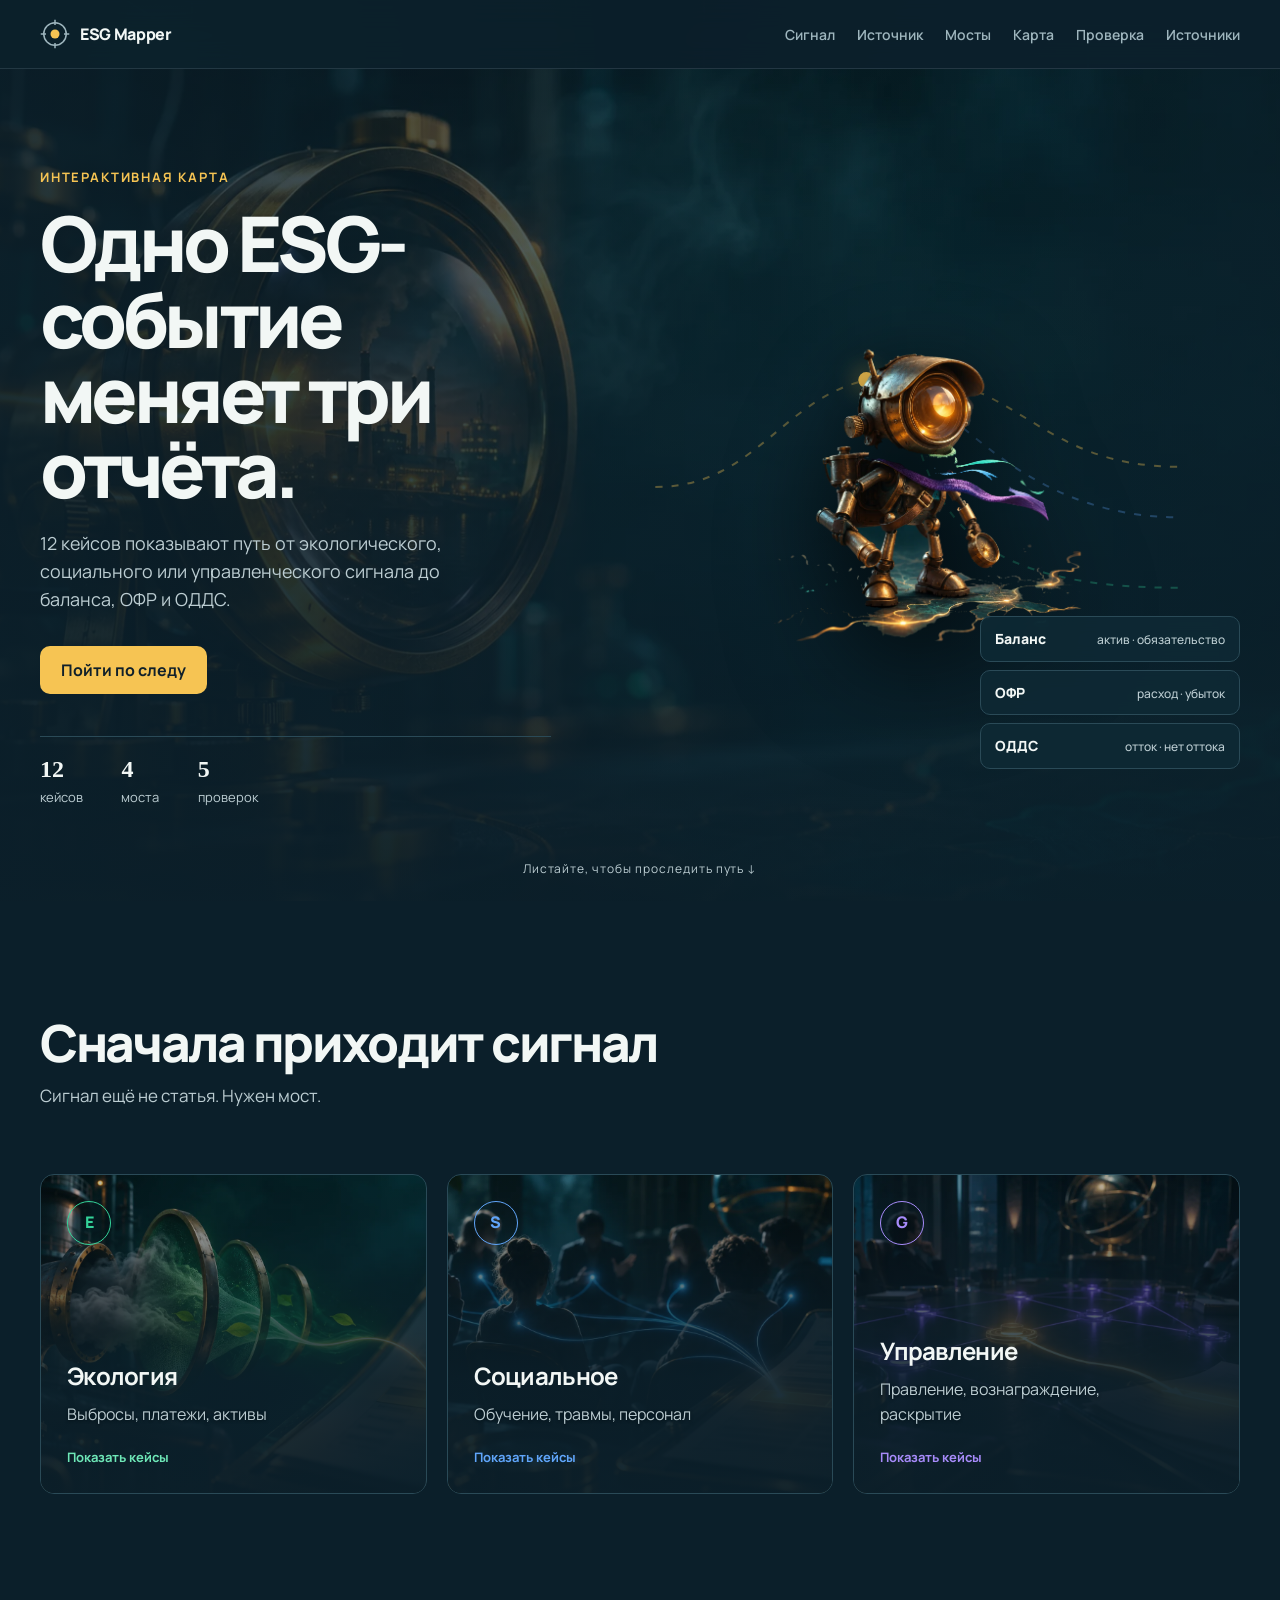
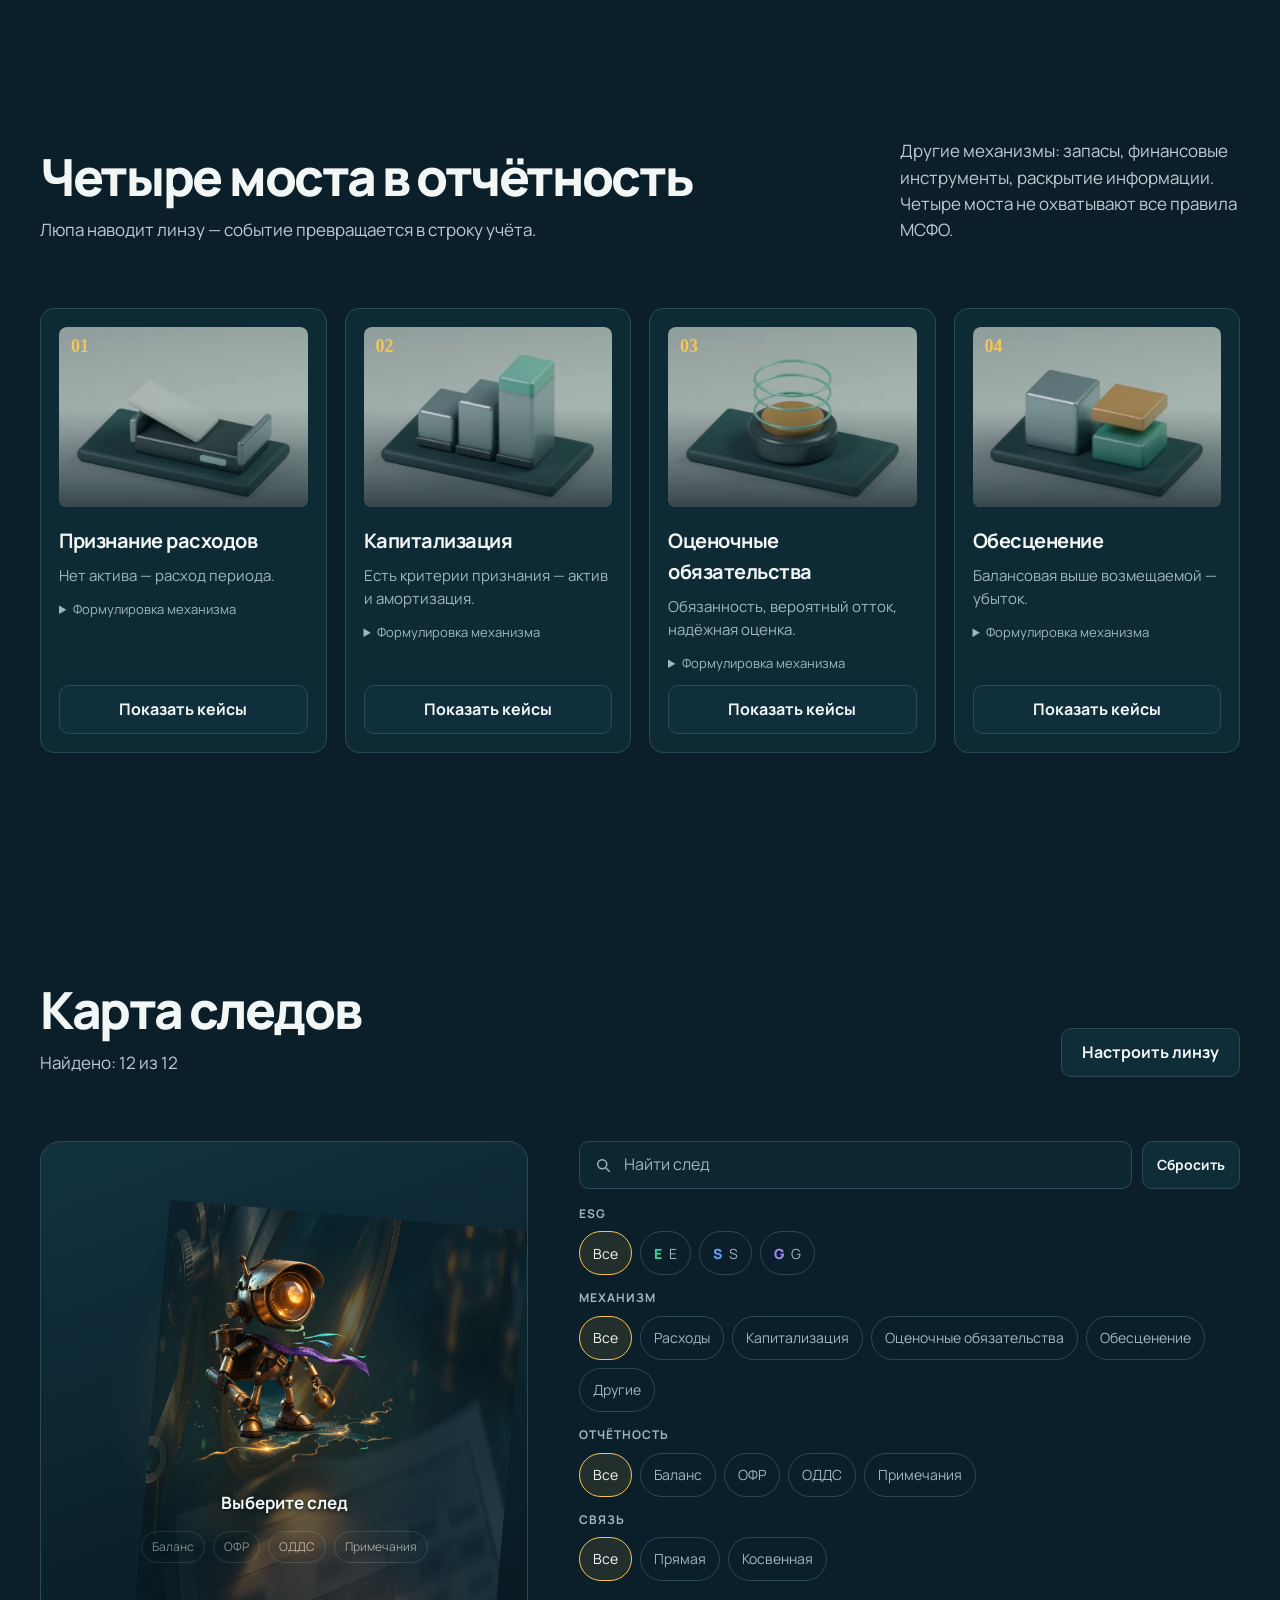
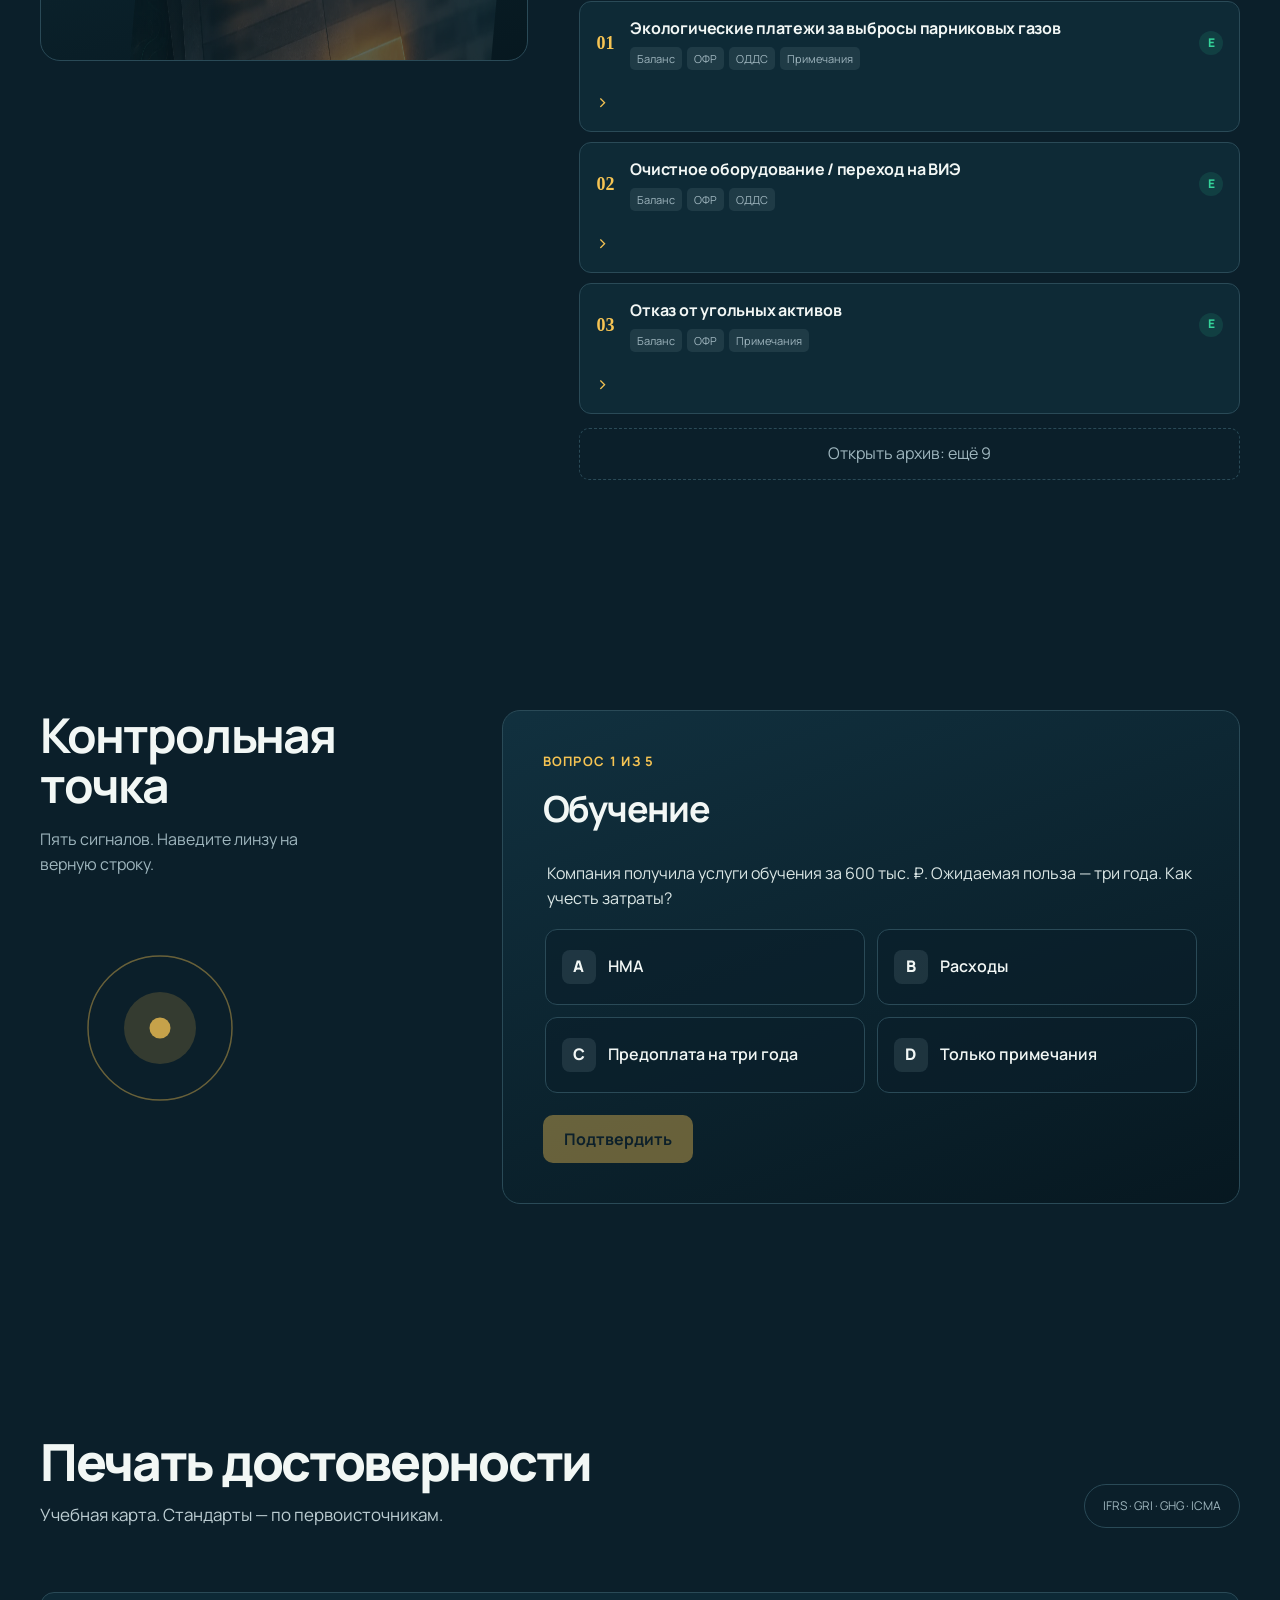
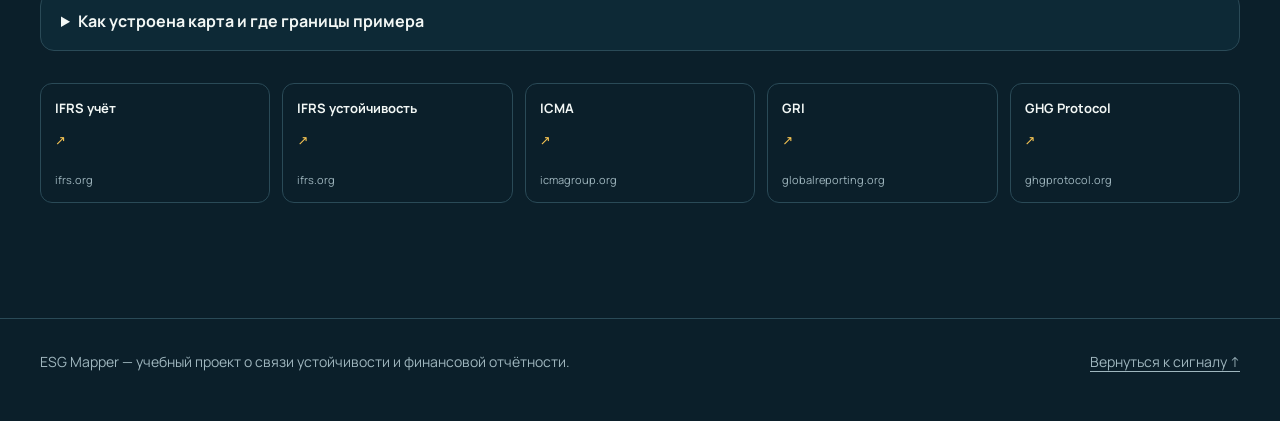
<file: v2/index.html>
<!doctype html>
<html lang="ru">
<head>
  <meta charset="utf-8">
  <meta name="viewport" content="width=device-width, initial-scale=1">
  <title>ESG Mapper — след сигнала</title>
  <meta name="description" content="Интерактивная карта: как ESG-событие доходит до баланса, отчёта о финансовых результатах и денежных потоков.">
  <meta name="color-scheme" content="dark">
  <meta property="og:title" content="ESG Mapper — след сигнала">
  <meta property="og:description" content="Одно ESG-событие меняет три отчёта. Пройдите по следу с Люпой-линзой.">
  <meta property="og:image" content="assets/og-esg-mapper.jpg">
  <meta property="og:url" content="https://SaroyanAram.github.io/esg-mapper/">
  <link rel="canonical" href="https://SaroyanAram.github.io/esg-mapper/">
  <link rel="icon" type="image/png" sizes="48x48" href="assets/favicon.png">
  <link rel="stylesheet" href="styles.css">
</head>
<body>
  <a class="skip-link" href="#main">Перейти к содержанию</a>

  <header class="topbar">
    <div class="shell topbar__inner">
      <a class="brand" href="#signal" aria-label="ESG Mapper — к началу">
        <svg class="brand__mark" viewBox="0 0 40 40" aria-hidden="true" focusable="false">
          <circle cx="20" cy="20" r="15" fill="none" stroke="currentColor" stroke-width="2"/>
          <circle cx="20" cy="20" r="6" fill="#F6C453"/>
          <path d="M20 1v7M20 32v7M1 20h7M32 20h7" stroke="currentColor" stroke-width="2"/>
        </svg>
        <span>ESG Mapper</span>
      </a>

      <button class="menu-toggle" id="menu-toggle" type="button" aria-expanded="false" aria-controls="site-nav">Меню</button>

      <nav class="site-nav" id="site-nav" aria-label="Маршрут по истории">
        <ul>
          <li><a href="#signal">Сигнал</a></li>
          <li><a href="#source">Источник</a></li>
          <li><a href="#mechanisms">Мосты</a></li>
          <li><a href="#catalog">Карта</a></li>
          <li><a href="#quiz">Проверка</a></li>
          <li><a href="#methodology">Источники</a></li>
        </ul>
      </nav>
    </div>
  </header>

  <main id="main">
    <!-- Акт 1 -->
    <section class="act hero" id="signal" aria-labelledby="hero-title">
      <div class="hero__backdrop" aria-hidden="true"></div>
      <div class="shell hero__inner">
        <div class="hero__copy">
          <p class="hero__eyebrow">Интерактивная карта</p>
          <h1 id="hero-title">Одно ESG-событие меняет три отчёта.</h1>
          <p class="hero__lede" id="hero-lede">12 кейсов показывают путь от экологического, социального или управленческого сигнала до баланса, ОФР и ОДДС.</p>
          <a class="btn btn--signal" href="#source">Пойти по следу</a>
          <ul class="hero__stats" id="hero-stats" aria-label="Объём материала">
            <li><b>12</b><span>кейсов</span></li>
            <li><b>4</b><span>моста</span></li>
            <li><b>5</b><span>проверок</span></li>
          </ul>
        </div>

        <div class="hero__stage" aria-hidden="true">
          <svg class="signal-path" viewBox="0 0 620 460" focusable="false">
            <path class="signal-path__track" d="M40 230C150 230 170 120 285 120S420 210 560 210"/>
            <path class="signal-path__track signal-path__track--low" d="M285 120C310 250 340 330 560 330"/>
            <path class="signal-path__track signal-path__track--mid" d="M285 120C350 170 420 260 560 260"/>
            <circle class="signal-path__dot" r="8">
              <animateMotion dur="4.2s" repeatCount="indefinite" path="M40 230C150 230 170 120 285 120S420 210 560 210"/>
            </circle>
          </svg>

          <div class="lupa" id="lupa" data-mood="idle">
            <svg viewBox="0 0 320 320" focusable="false">
              <circle class="lupa__halo" cx="160" cy="160" r="126"/>
              <circle class="lupa__frame" cx="160" cy="160" r="104"/>
              <circle class="lupa__glass" cx="160" cy="160" r="88"/>
              <circle class="lupa__pupil" id="lupa-pupil" cx="160" cy="160" r="30"/>
              <circle class="lupa__glint" cx="145" cy="145" r="9"/>
              <g class="lupa__scarves">
                <path d="M96 226L58 282" stroke="#34D399"/>
                <path d="M160 250V302" stroke="#60A5FA"/>
                <path d="M224 226L262 282" stroke="#A78BFA"/>
              </g>
            </svg>
          </div>

          <div class="report-stack">
            <div class="report-cell" data-report="balance"><span>Баланс</span><b>актив · обязательство</b></div>
            <div class="report-cell" data-report="income"><span>ОФР</span><b>расход · убыток</b></div>
            <div class="report-cell" data-report="cashflow"><span>ОДДС</span><b>отток · нет оттока</b></div>
          </div>
        </div>
      </div>
      <p class="hero__scroll" aria-hidden="true">Листайте, чтобы проследить путь ↓</p>
    </section>

    <!-- Акт 2 -->
    <section class="act act--source" id="source" aria-labelledby="source-title">
      <div class="shell">
        <div class="act__head">
          <h2 id="source-title">Сначала приходит сигнал</h2>
          <p>Сигнал ещё не статья. Нужен мост.</p>
        </div>
        <div class="source-grid" id="source-grid"></div>
      </div>
    </section>

    <!-- Акт 3 -->
    <section class="act act--bridges" id="mechanisms" aria-labelledby="bridges-title">
      <div class="shell">
        <div class="act__head act__head--split">
          <div>
            <h2 id="bridges-title">Четыре моста в отчётность</h2>
            <p>Люпа наводит линзу — событие превращается в строку учёта.</p>
          </div>
          <p class="bridge-note" id="bridge-note"></p>
        </div>
        <div class="bridge-grid" id="bridges-list"></div>
      </div>
    </section>

    <!-- Акт 4 -->
    <section class="act act--catalog" id="catalog" aria-labelledby="catalog-title">
      <div class="shell">
        <div class="act__head act__head--split">
          <div>
            <h2 id="catalog-title" tabindex="-1">Карта следов</h2>
            <p id="catalog-count" aria-live="polite">Загрузка каталога…</p>
          </div>
          <button class="btn btn--ghost" id="filters-toggle" type="button" aria-expanded="false" aria-controls="filters-panel">
            Настроить линзу <span class="badge" id="filters-badge" hidden>0</span>
          </button>
        </div>

        <div id="catalog-error" class="error-box" hidden role="alert">
          <p>Не удалось загрузить каталог. Обновите страницу</p>
          <button class="btn btn--signal" id="catalog-retry" type="button">Повторить</button>
        </div>

        <div class="map-layout">
          <aside class="map-stage" aria-label="Сцена с линзой">
            <div class="map-stage__glow" aria-hidden="true"></div>
            <img class="map-stage__paper" src="assets/report-sheet.svg" alt="" width="640" height="720">
            <div class="map-stage__lupa" aria-hidden="true">
              <svg viewBox="0 0 320 320" focusable="false">
                <circle class="lupa__frame" cx="160" cy="160" r="104"/>
                <circle class="lupa__glass" cx="160" cy="160" r="88"/>
                <circle class="lupa__pupil" id="map-pupil" cx="160" cy="160" r="30"/>
                <circle class="lupa__glint" cx="145" cy="145" r="9"/>
              </svg>
            </div>
            <p class="map-stage__title" id="stage-title">Выберите след</p>
            <div class="map-stage__reports" aria-hidden="true">
              <span data-stage-report="balance">Баланс</span>
              <span data-stage-report="income">ОФР</span>
              <span data-stage-report="cashflow">ОДДС</span>
              <span data-stage-report="notes">Примечания</span>
            </div>
          </aside>

          <div class="map-list">
            <div class="map-tools">
              <label class="search">
                <span class="visually-hidden">Найти след</span>
                <svg viewBox="0 0 24 24" aria-hidden="true" focusable="false"><circle cx="11" cy="11" r="6" fill="none" stroke="currentColor" stroke-width="2"/><path d="M16 16l5 5" stroke="currentColor" stroke-width="2"/></svg>
                <input id="catalog-search" type="search" placeholder="Найти след" autocomplete="off">
              </label>
              <button class="btn btn--ghost btn--small" id="catalog-reset" type="button">Сбросить</button>
            </div>

            <div class="filters-panel" id="filters-panel">
              <div class="filter-group" data-filter="category"><p>ESG</p></div>
              <div class="filter-group" data-filter="mechanism"><p>Механизм</p></div>
              <div class="filter-group" data-filter="form"><p>Отчётность</p></div>
              <div class="filter-group" data-filter="link"><p>Связь</p></div>
            </div>

            <div class="case-list" id="catalog-results"></div>
            <button class="show-all" id="show-all" type="button" hidden>Открыть архив: ещё <span id="hidden-count">0</span></button>
          </div>
        </div>
      </div>

      <dialog class="dossier" id="case-dossier" aria-labelledby="dossier-title">
        <div class="dossier__bar">
          <span class="dossier__id" id="dossier-id">00</span>
          <button class="dossier__close" id="dossier-close" type="button" aria-label="Закрыть досье">×</button>
        </div>
        <h3 id="dossier-title" tabindex="-1"></h3>
        <div class="dossier__body" id="dossier-body"></div>
      </dialog>
    </section>

    <!-- Акт 5 -->
    <section class="act act--quiz" id="quiz" aria-labelledby="quiz-title">
      <div class="shell quiz-layout">
        <div class="quiz-intro">
          <h2 id="quiz-title">Контрольная точка</h2>
          <p>Пять сигналов. Наведите линзу на верную строку.</p>
          <svg class="quiz-intro__mark" viewBox="0 0 320 320" aria-hidden="true" focusable="false">
            <circle cx="160" cy="160" r="96" fill="none" stroke="#F6C453" stroke-width="2" opacity="0.5"/>
            <circle cx="160" cy="160" r="48" fill="#F6C453" opacity="0.22"/>
            <circle cx="160" cy="160" r="14" fill="#F6C453"/>
          </svg>
        </div>
        <div class="quiz-card-wrap" id="quiz-root"></div>
      </div>
    </section>

    <section class="act act--trust" id="methodology" aria-labelledby="methodology-title">
      <div class="shell">
        <div class="act__head act__head--split">
          <div>
            <h2 id="methodology-title">Печать достоверности</h2>
            <p>Учебная карта. Стандарты — по первоисточникам.</p>
          </div>
          <span class="seal" aria-hidden="true">IFRS · GRI · GHG · ICMA</span>
        </div>
        <details class="disclosure">
          <summary>Как устроена карта и где границы примера</summary>
          <div id="methodology-body"></div>
          <dl class="glossary" id="glossary"></dl>
        </details>
        <ul class="source-stamps" id="sources-list"></ul>
      </div>
    </section>
  </main>

  <footer class="footer">
    <div class="shell footer__inner">
      <p>ESG Mapper — учебный проект о связи устойчивости и финансовой отчётности.</p>
      <a href="#signal">Вернуться к сигналу ↑</a>
    </div>
  </footer>

  <script type="module" src="app.js"></script>
</body>
</html>
</file>
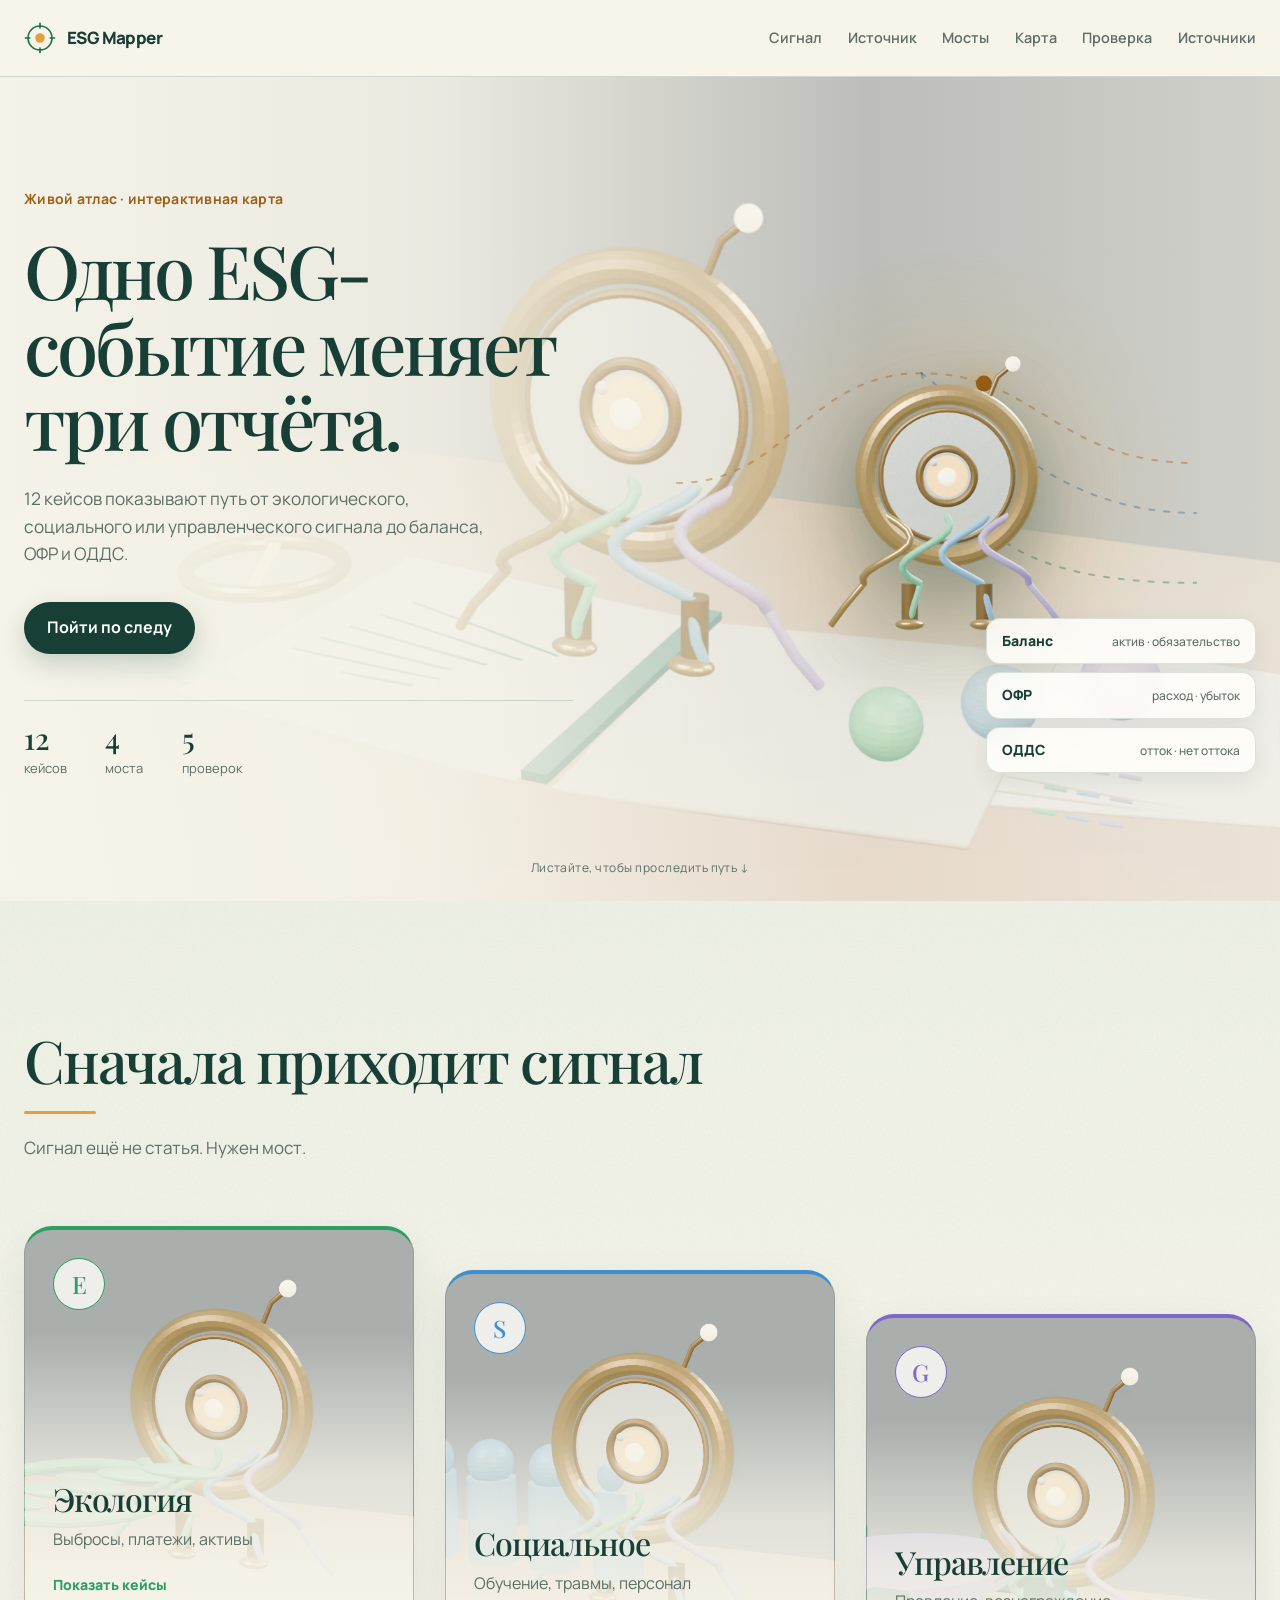
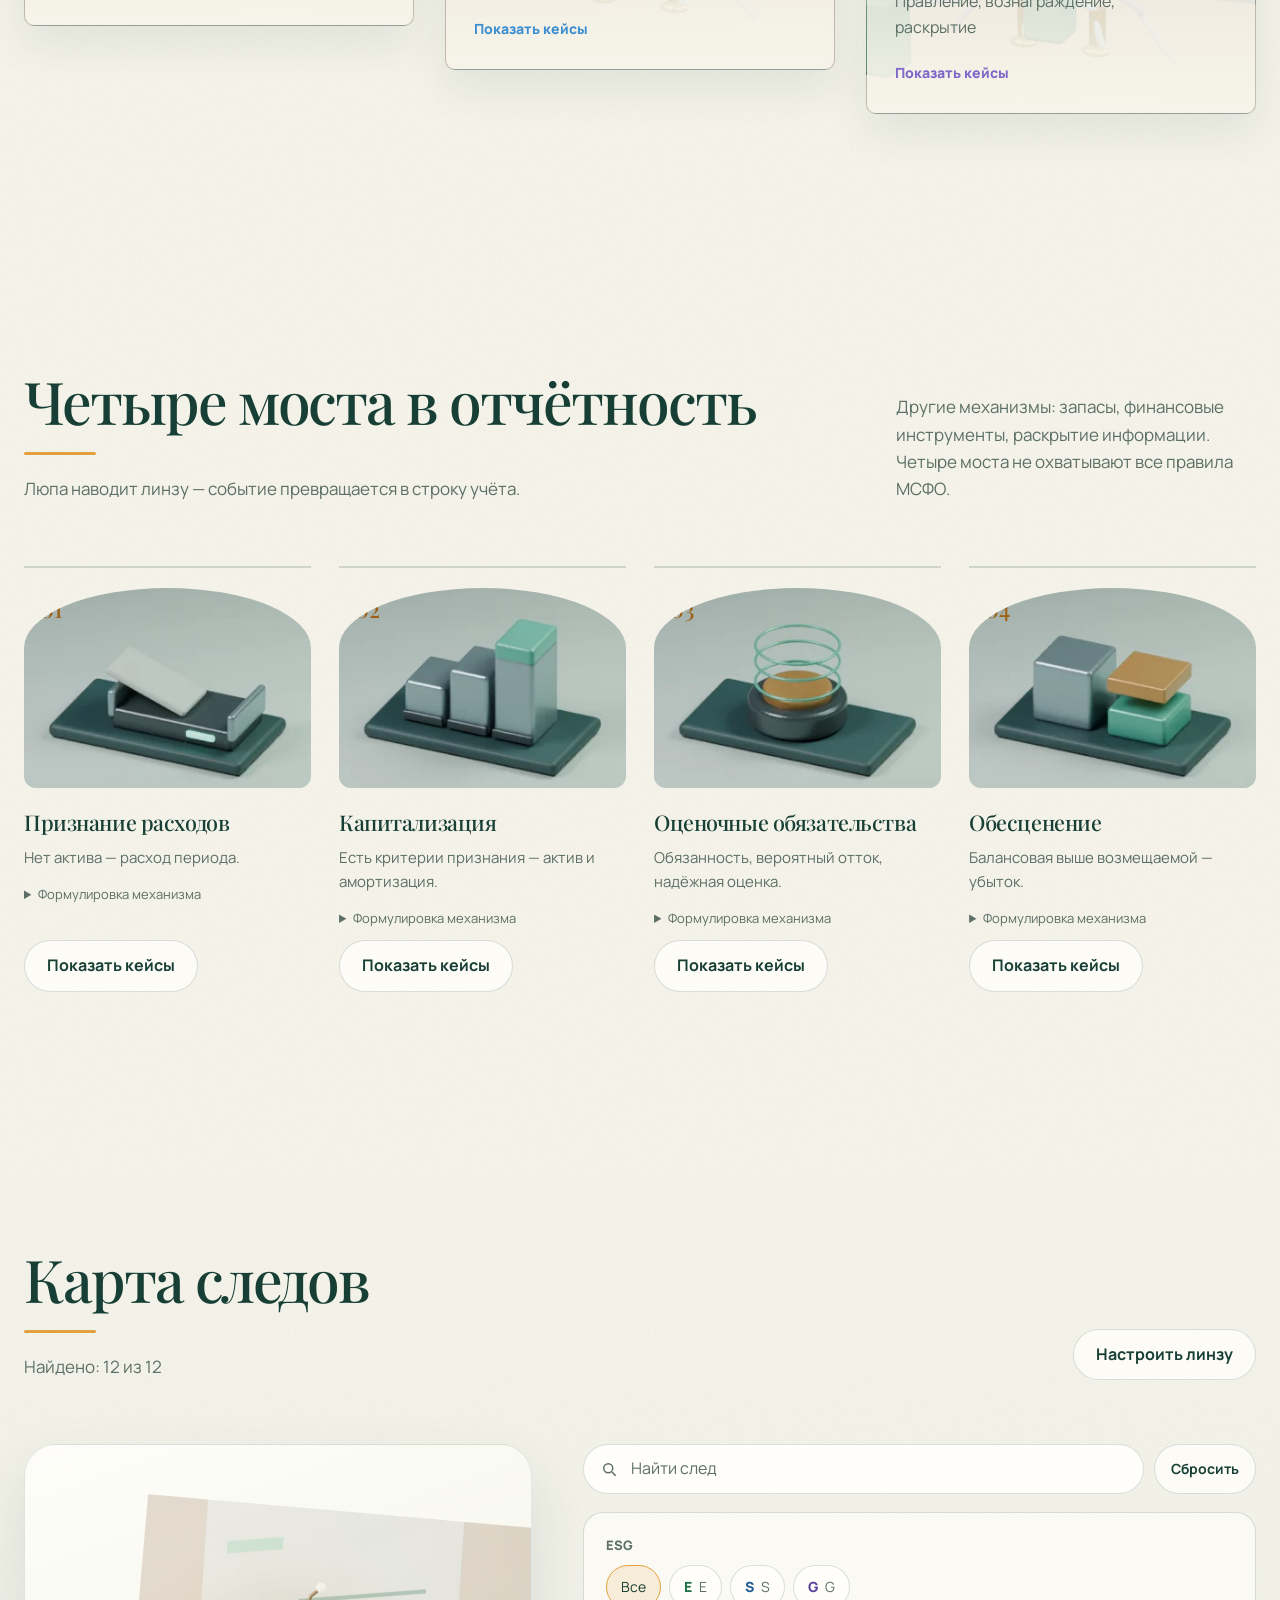
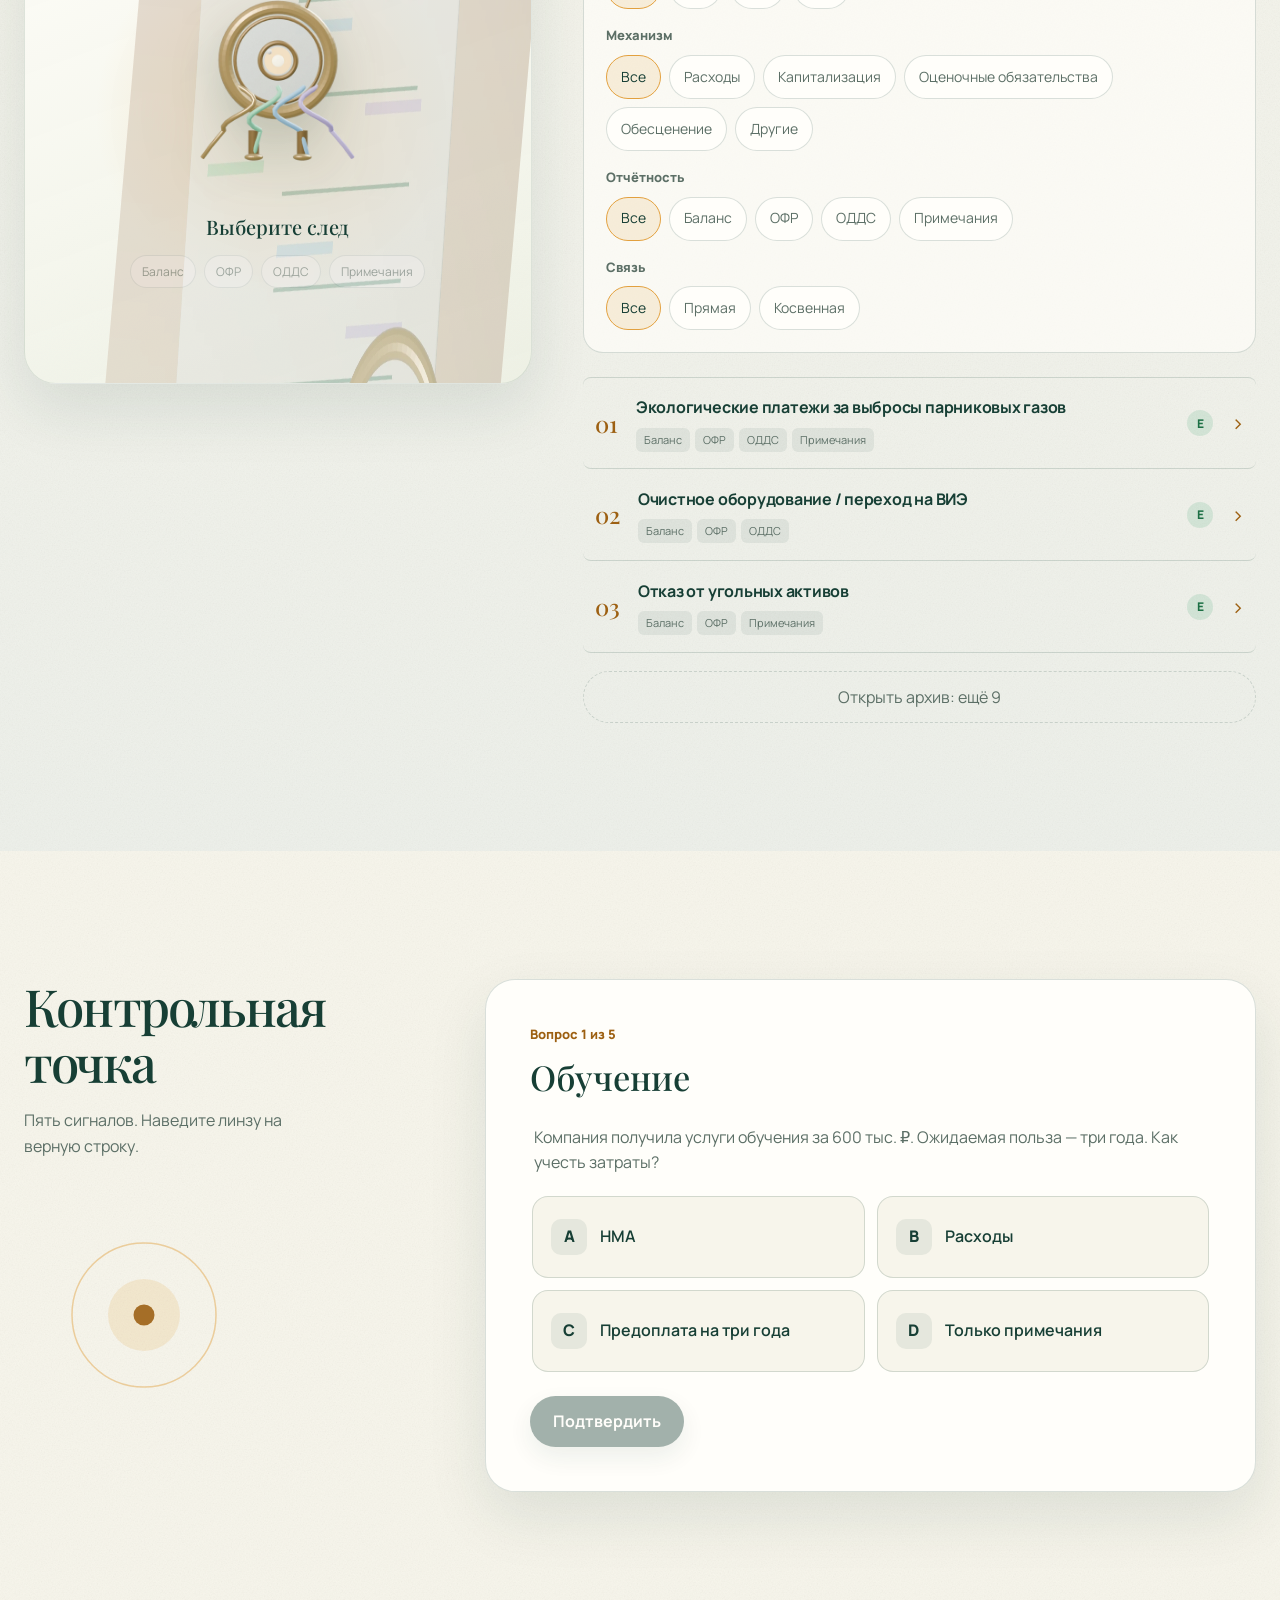
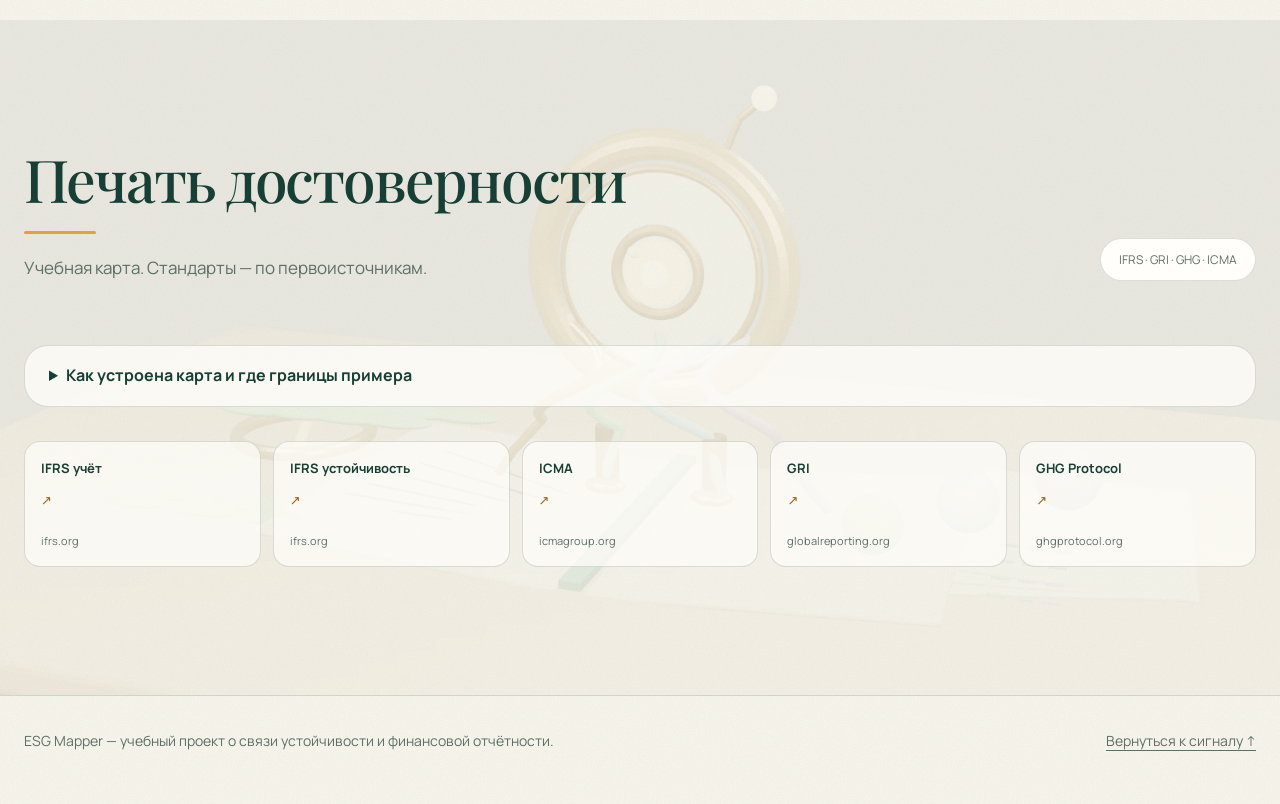
<file: v3/index.html>
<!doctype html>
<html lang="ru">
<head>
  <meta charset="utf-8">
  <meta name="viewport" content="width=device-width, initial-scale=1">
  <title>ESG Mapper — живой атлас signal-to-report</title>
  <meta name="description" content="Интерактивная карта: как ESG-событие доходит до баланса, отчёта о финансовых результатах и денежных потоков.">
  <meta name="color-scheme" content="light">
  <meta property="og:title" content="ESG Mapper — живой атлас">
  <meta property="og:description" content="Одно ESG-событие меняет три отчёта. Пройдите по следу с Люпой-линзой.">
  <meta property="og:image" content="assets/og-esg-mapper.jpg">
  <meta property="og:url" content="https://SaroyanAram.github.io/esg-mapper/">
  <link rel="canonical" href="https://SaroyanAram.github.io/esg-mapper/">
  <link rel="icon" type="image/png" sizes="48x48" href="assets/favicon.png">
  <link rel="stylesheet" href="styles.css">
</head>
<body>
  <a class="skip-link" href="#main">Перейти к содержанию</a>

  <header class="topbar">
    <div class="shell topbar__inner">
      <a class="brand" href="#signal" aria-label="ESG Mapper — к началу">
        <svg class="brand__mark" viewBox="0 0 40 40" aria-hidden="true" focusable="false">
          <circle cx="20" cy="20" r="15" fill="none" stroke="currentColor" stroke-width="2"/>
          <circle cx="20" cy="20" r="6" fill="var(--sun)"/>
          <path d="M20 1v7M20 32v7M1 20h7M32 20h7" stroke="currentColor" stroke-width="2"/>
        </svg>
        <span>ESG Mapper</span>
      </a>

      <button class="menu-toggle" id="menu-toggle" type="button" aria-expanded="false" aria-controls="site-nav">Меню</button>

      <nav class="site-nav" id="site-nav" aria-label="Маршрут по атласу">
        <ul>
          <li><a href="#signal">Сигнал</a></li>
          <li><a href="#source">Источник</a></li>
          <li><a href="#mechanisms">Мосты</a></li>
          <li><a href="#catalog">Карта</a></li>
          <li><a href="#quiz">Проверка</a></li>
          <li><a href="#methodology">Источники</a></li>
        </ul>
      </nav>
    </div>
  </header>

  <main id="main">
    <!-- Акт 1. Светлый стол, Люпа и путь сигнала -->
    <section class="act hero" id="signal" aria-labelledby="hero-title">
      <div class="hero__backdrop" aria-hidden="true"></div>
      <div class="shell hero__inner">
        <div class="hero__copy">
          <p class="hero__eyebrow">Живой атлас · интерактивная карта</p>
          <h1 id="hero-title">Одно ESG-событие меняет три отчёта.</h1>
          <p class="hero__lede" id="hero-lede">12 кейсов показывают путь от экологического, социального или управленческого сигнала до баланса, ОФР и ОДДС.</p>
          <a class="btn btn--signal" href="#source">Пойти по следу</a>
          <ul class="hero__stats" id="hero-stats" aria-label="Объём материала">
            <li><b>12</b><span>кейсов</span></li>
            <li><b>4</b><span>моста</span></li>
            <li><b>5</b><span>проверок</span></li>
          </ul>
        </div>

        <div class="hero__stage" aria-hidden="true">
          <svg class="signal-path" viewBox="0 0 620 460" focusable="false">
            <path class="signal-path__track" d="M40 230C150 230 170 120 285 120S420 210 560 210"/>
            <path class="signal-path__track signal-path__track--low" d="M285 120C310 250 340 330 560 330"/>
            <path class="signal-path__track signal-path__track--mid" d="M285 120C350 170 420 260 560 260"/>
            <circle class="signal-path__dot" r="8">
              <animateMotion dur="4.2s" repeatCount="indefinite" path="M40 230C150 230 170 120 285 120S420 210 560 210"/>
            </circle>
          </svg>

          <div class="lupa" id="lupa" data-mood="idle">
            <svg viewBox="0 0 320 320" focusable="false">
              <circle class="lupa__halo" cx="160" cy="160" r="126"/>
              <circle class="lupa__frame" cx="160" cy="160" r="104"/>
              <circle class="lupa__glass" cx="160" cy="160" r="88"/>
              <circle class="lupa__pupil" id="lupa-pupil" cx="160" cy="160" r="30"/>
              <circle class="lupa__glint" cx="145" cy="145" r="9"/>
              <g class="lupa__scarves">
                <path d="M96 226L58 282" stroke="var(--e)"/>
                <path d="M160 250V302" stroke="var(--s)"/>
                <path d="M224 226L262 282" stroke="var(--g)"/>
              </g>
            </svg>
          </div>

          <div class="report-stack">
            <div class="report-cell" data-report="balance"><span>Баланс</span><b>актив · обязательство</b></div>
            <div class="report-cell" data-report="income"><span>ОФР</span><b>расход · убыток</b></div>
            <div class="report-cell" data-report="cashflow"><span>ОДДС</span><b>отток · нет оттока</b></div>
          </div>
        </div>
      </div>
      <p class="hero__scroll" aria-hidden="true">Листайте, чтобы проследить путь ↓</p>
    </section>

    <!-- Акт 2. Три источника сигнала -->
    <section class="act act--source" id="source" aria-labelledby="source-title">
      <div class="shell">
        <div class="act__head">
          <h2 id="source-title">Сначала приходит сигнал</h2>
          <p>Сигнал ещё не статья. Нужен мост.</p>
        </div>
        <div class="source-grid" id="source-grid"></div>
      </div>
    </section>

    <!-- Акт 3. Механизмы-мостики -->
    <section class="act act--bridges" id="mechanisms" aria-labelledby="bridges-title">
      <div class="shell">
        <div class="act__head act__head--split">
          <div>
            <h2 id="bridges-title">Четыре моста в отчётность</h2>
            <p>Люпа наводит линзу — событие превращается в строку учёта.</p>
          </div>
          <p class="bridge-note" id="bridge-note"></p>
        </div>
        <div class="bridge-grid" id="bridges-list"></div>
      </div>
    </section>

    <!-- Акт 4. Карта следов -->
    <section class="act act--catalog" id="catalog" aria-labelledby="catalog-title">
      <div class="shell">
        <div class="act__head act__head--split">
          <div>
            <h2 id="catalog-title" tabindex="-1">Карта следов</h2>
            <p id="catalog-count" aria-live="polite">Загрузка каталога…</p>
          </div>
          <button class="btn btn--ghost" id="filters-toggle" type="button" aria-expanded="false" aria-controls="filters-panel">
            Настроить линзу <span class="badge" id="filters-badge" hidden>0</span>
          </button>
        </div>

        <div id="catalog-error" class="error-box" hidden role="alert">
          <p>Не удалось загрузить каталог. Обновите страницу</p>
          <button class="btn btn--signal" id="catalog-retry" type="button">Повторить</button>
        </div>

        <div class="map-layout">
          <aside class="map-stage" aria-label="Сцена с линзой">
            <div class="map-stage__glow" aria-hidden="true"></div>
            <img class="map-stage__paper" src="assets/report-sheet.svg" alt="" width="640" height="720">
            <div class="map-stage__lupa" aria-hidden="true">
              <svg viewBox="0 0 320 320" focusable="false">
                <circle class="lupa__frame" cx="160" cy="160" r="104"/>
                <circle class="lupa__glass" cx="160" cy="160" r="88"/>
                <circle class="lupa__pupil" id="map-pupil" cx="160" cy="160" r="30"/>
                <circle class="lupa__glint" cx="145" cy="145" r="9"/>
              </svg>
            </div>
            <p class="map-stage__title" id="stage-title">Выберите след</p>
            <div class="map-stage__reports" aria-hidden="true">
              <span data-stage-report="balance">Баланс</span>
              <span data-stage-report="income">ОФР</span>
              <span data-stage-report="cashflow">ОДДС</span>
              <span data-stage-report="notes">Примечания</span>
            </div>
          </aside>

          <div class="map-list">
            <div class="map-tools">
              <label class="search">
                <span class="visually-hidden">Найти след</span>
                <svg viewBox="0 0 24 24" aria-hidden="true" focusable="false"><circle cx="11" cy="11" r="6" fill="none" stroke="currentColor" stroke-width="2"/><path d="M16 16l5 5" stroke="currentColor" stroke-width="2"/></svg>
                <input id="catalog-search" type="search" placeholder="Найти след" autocomplete="off">
              </label>
              <button class="btn btn--ghost btn--small" id="catalog-reset" type="button">Сбросить</button>
            </div>

            <div class="filters-panel" id="filters-panel">
              <div class="filter-group" data-filter="category"><p>ESG</p></div>
              <div class="filter-group" data-filter="mechanism"><p>Механизм</p></div>
              <div class="filter-group" data-filter="form"><p>Отчётность</p></div>
              <div class="filter-group" data-filter="link"><p>Связь</p></div>
            </div>

            <div class="case-list" id="catalog-results"></div>
            <button class="show-all" id="show-all" type="button" hidden>Открыть архив: ещё <span id="hidden-count">0</span></button>
          </div>
        </div>
      </div>

      <dialog class="dossier" id="case-dossier" aria-labelledby="dossier-title">
        <div class="dossier__bar">
          <span class="dossier__id" id="dossier-id">00</span>
          <button class="dossier__close" id="dossier-close" type="button" aria-label="Закрыть досье">×</button>
        </div>
        <h3 id="dossier-title" tabindex="-1"></h3>
        <div class="dossier__body" id="dossier-body"></div>
      </dialog>
    </section>

    <!-- Акт 5. Проверка -->
    <section class="act act--quiz" id="quiz" aria-labelledby="quiz-title">
      <div class="shell quiz-layout">
        <div class="quiz-intro">
          <h2 id="quiz-title">Контрольная точка</h2>
          <p>Пять сигналов. Наведите линзу на верную строку.</p>
          <svg class="quiz-intro__mark" viewBox="0 0 320 320" aria-hidden="true" focusable="false">
            <circle cx="160" cy="160" r="96" fill="none" stroke="var(--sun)" stroke-width="2" opacity="0.5"/>
            <circle cx="160" cy="160" r="48" fill="var(--sun)" opacity="0.18"/>
            <circle cx="160" cy="160" r="14" fill="var(--sun-ink)"/>
          </svg>
        </div>
        <div class="quiz-card-wrap" id="quiz-root"></div>
      </div>
    </section>

    <!-- Достоверность -->
    <section class="act act--trust" id="methodology" aria-labelledby="methodology-title">
      <div class="shell">
        <div class="act__head act__head--split">
          <div>
            <h2 id="methodology-title">Печать достоверности</h2>
            <p>Учебная карта. Стандарты — по первоисточникам.</p>
          </div>
          <span class="seal" aria-hidden="true">IFRS · GRI · GHG · ICMA</span>
        </div>
        <details class="disclosure">
          <summary>Как устроена карта и где границы примера</summary>
          <div id="methodology-body"></div>
          <dl class="glossary" id="glossary"></dl>
        </details>
        <ul class="source-stamps" id="sources-list"></ul>
      </div>
    </section>
  </main>

  <footer class="footer">
    <div class="shell footer__inner">
      <p>ESG Mapper — учебный проект о связи устойчивости и финансовой отчётности.</p>
      <a href="#signal">Вернуться к сигналу ↑</a>
    </div>
  </footer>

  <script type="module" src="app.js"></script>
</body>
</html>
</file>
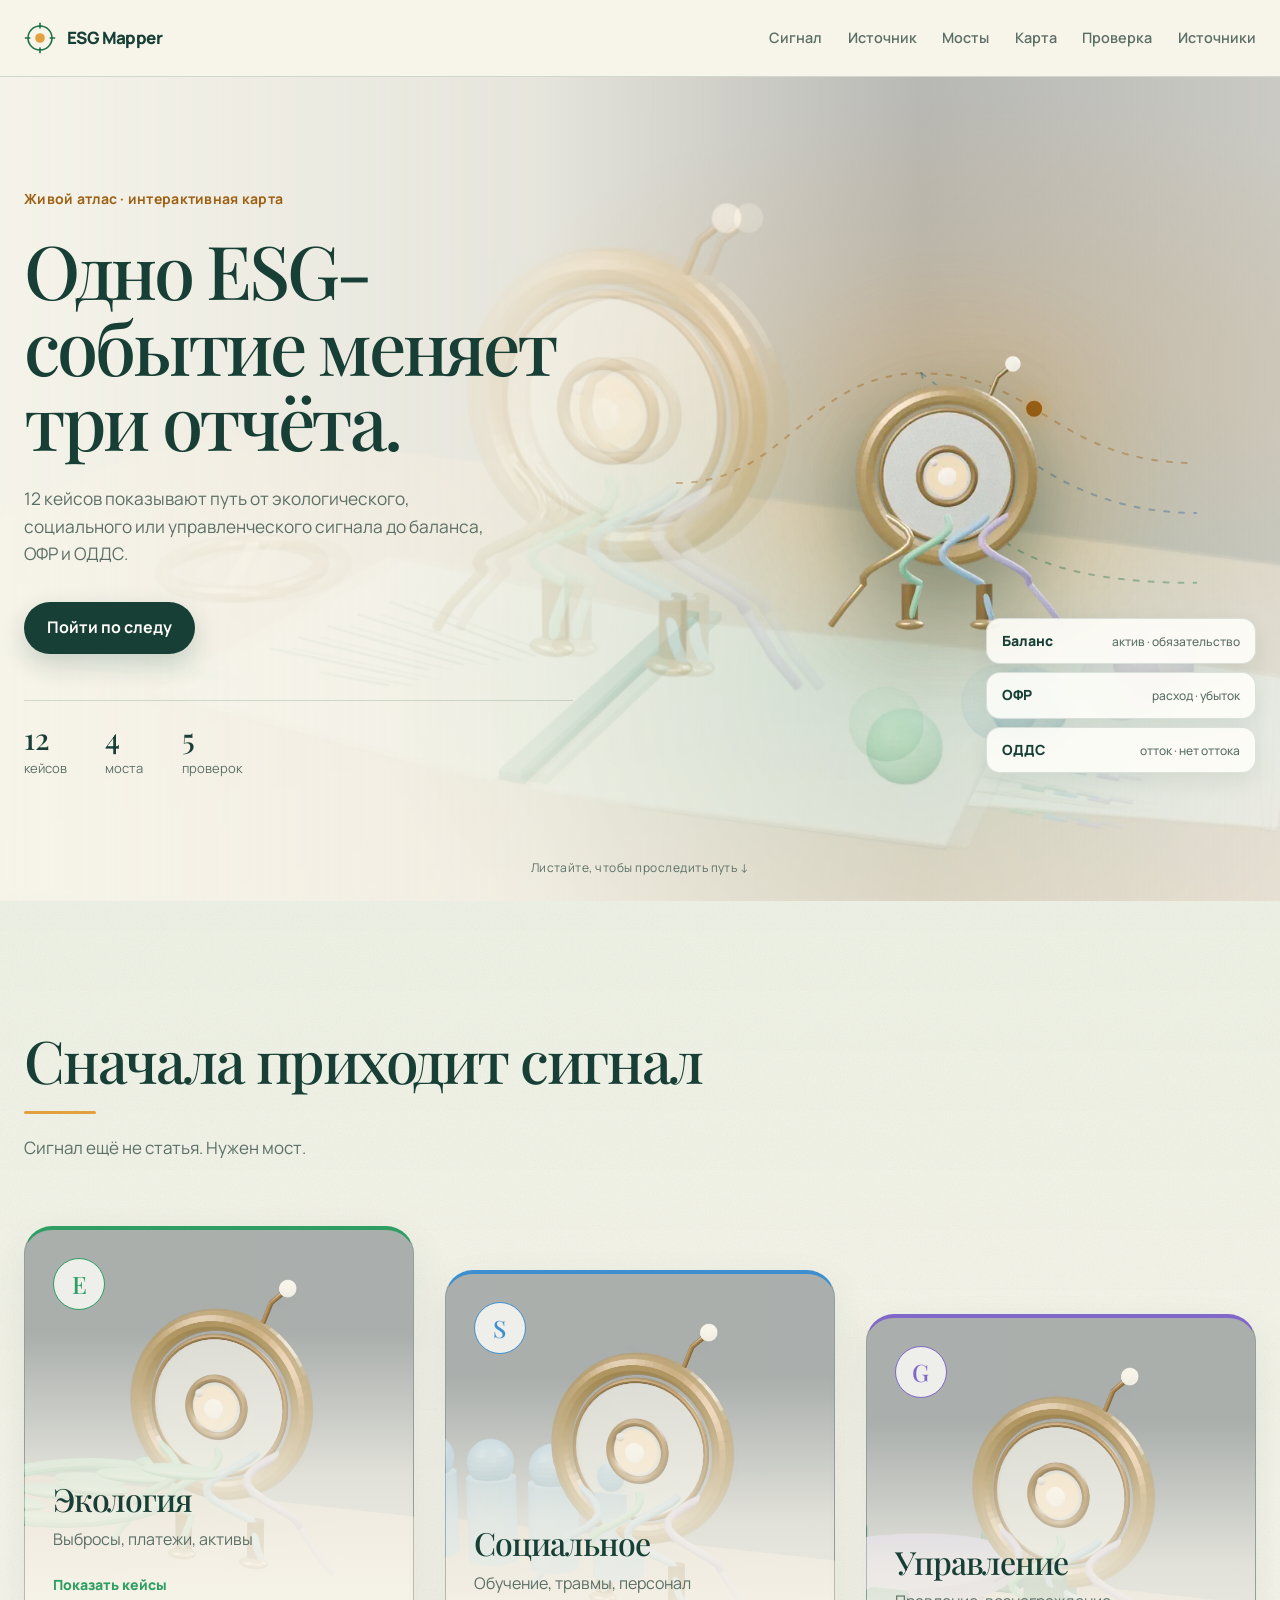
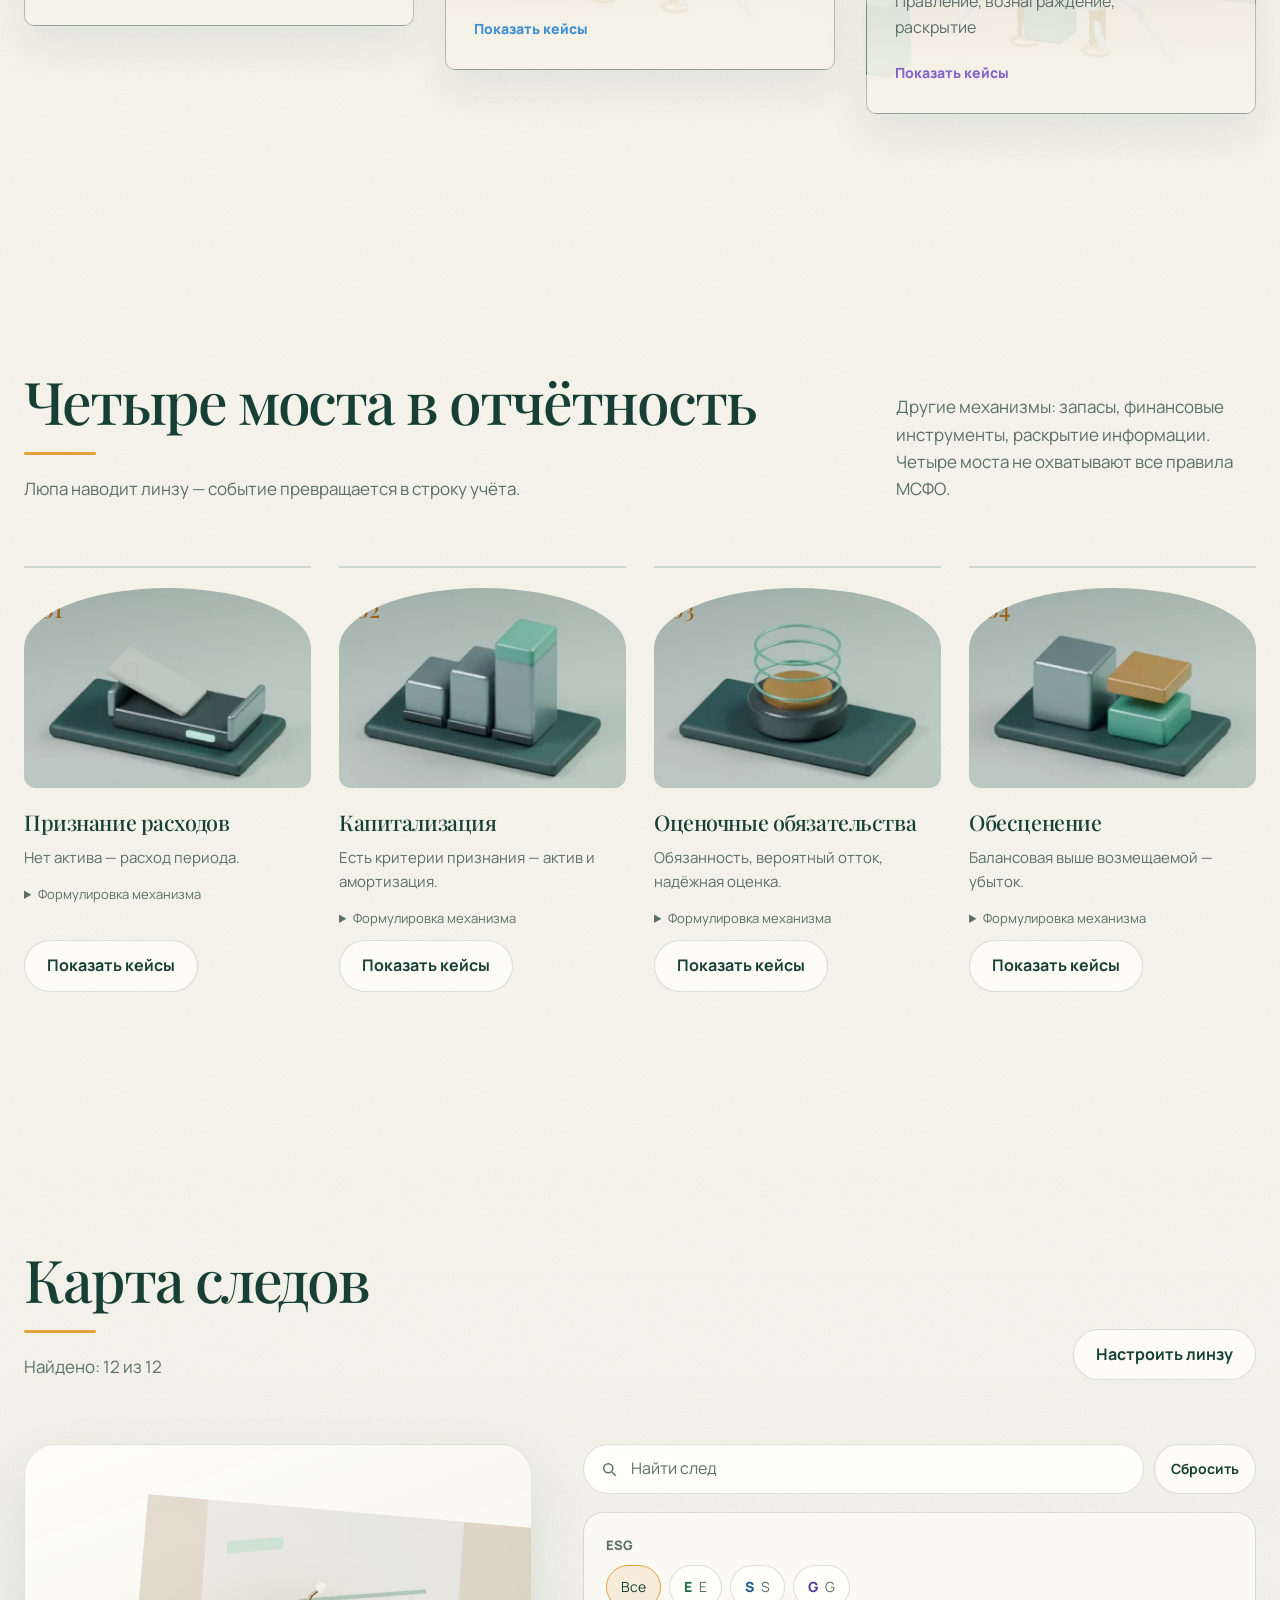
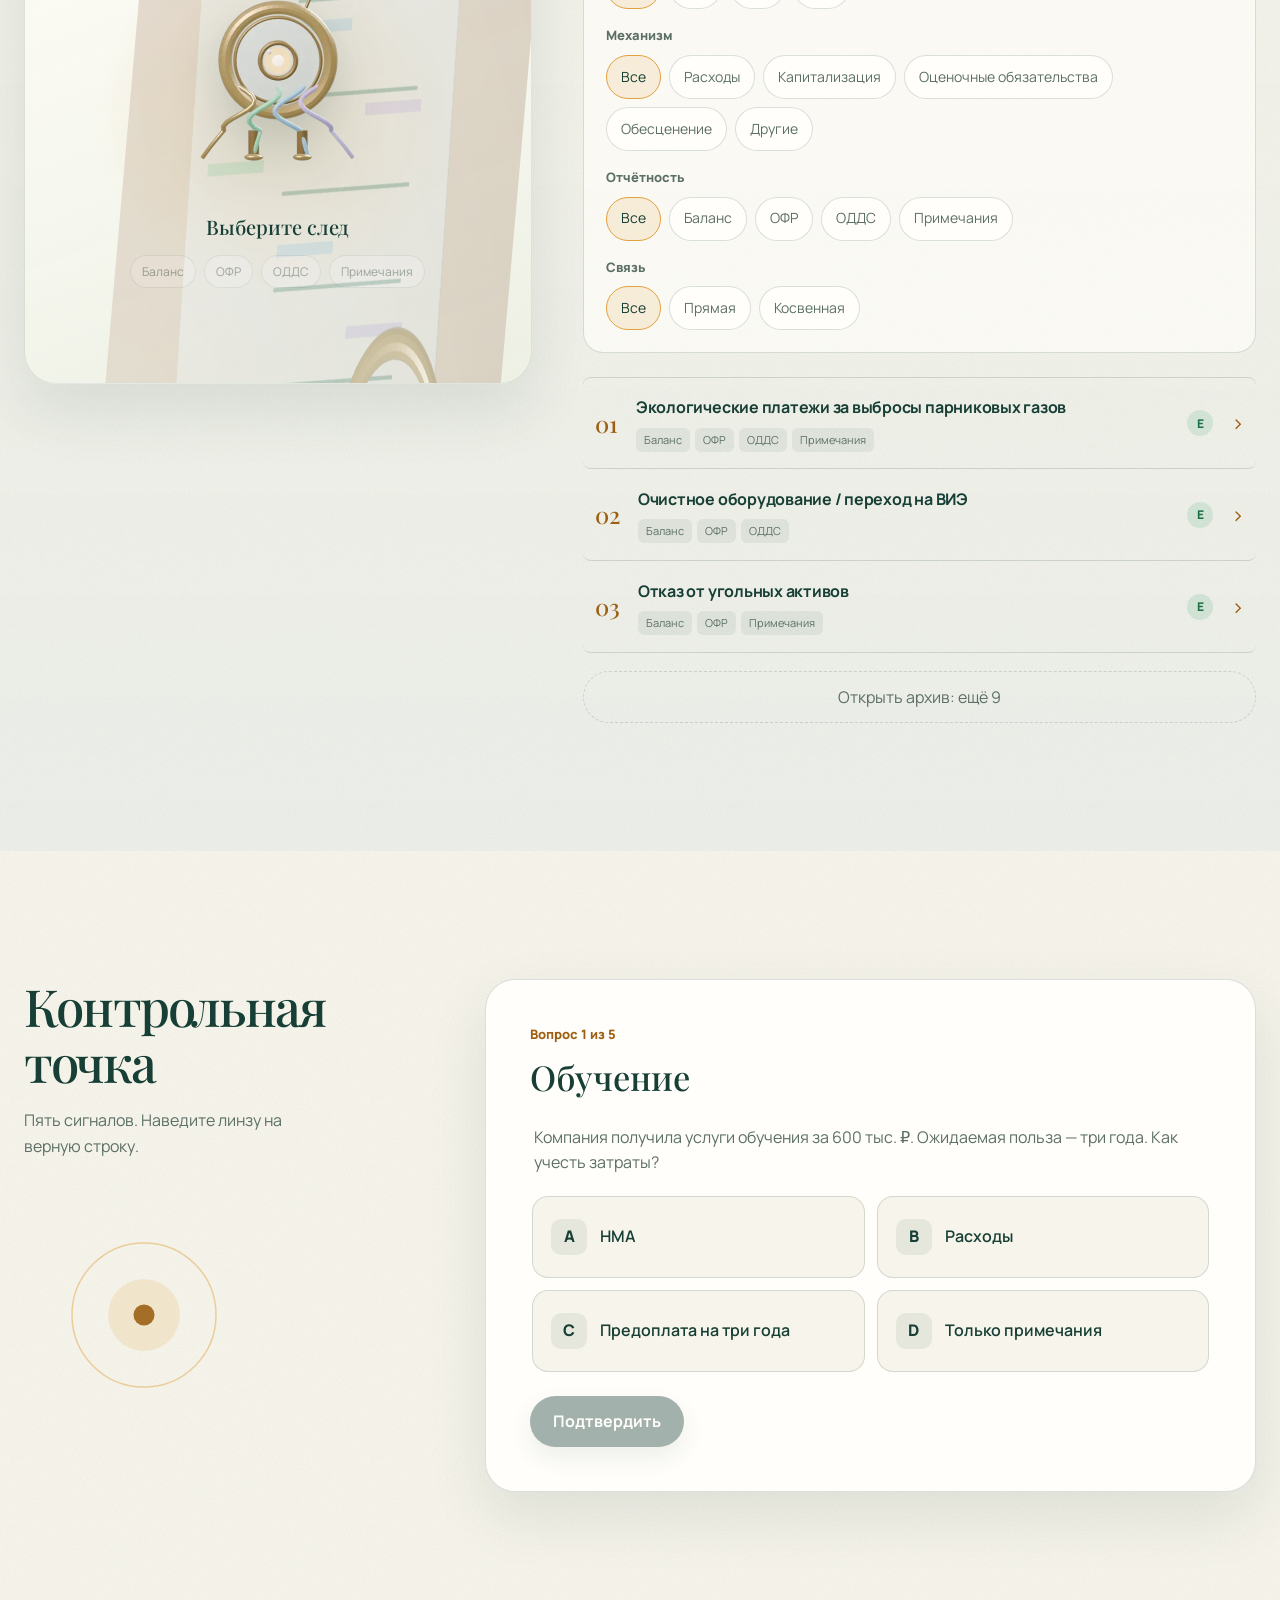
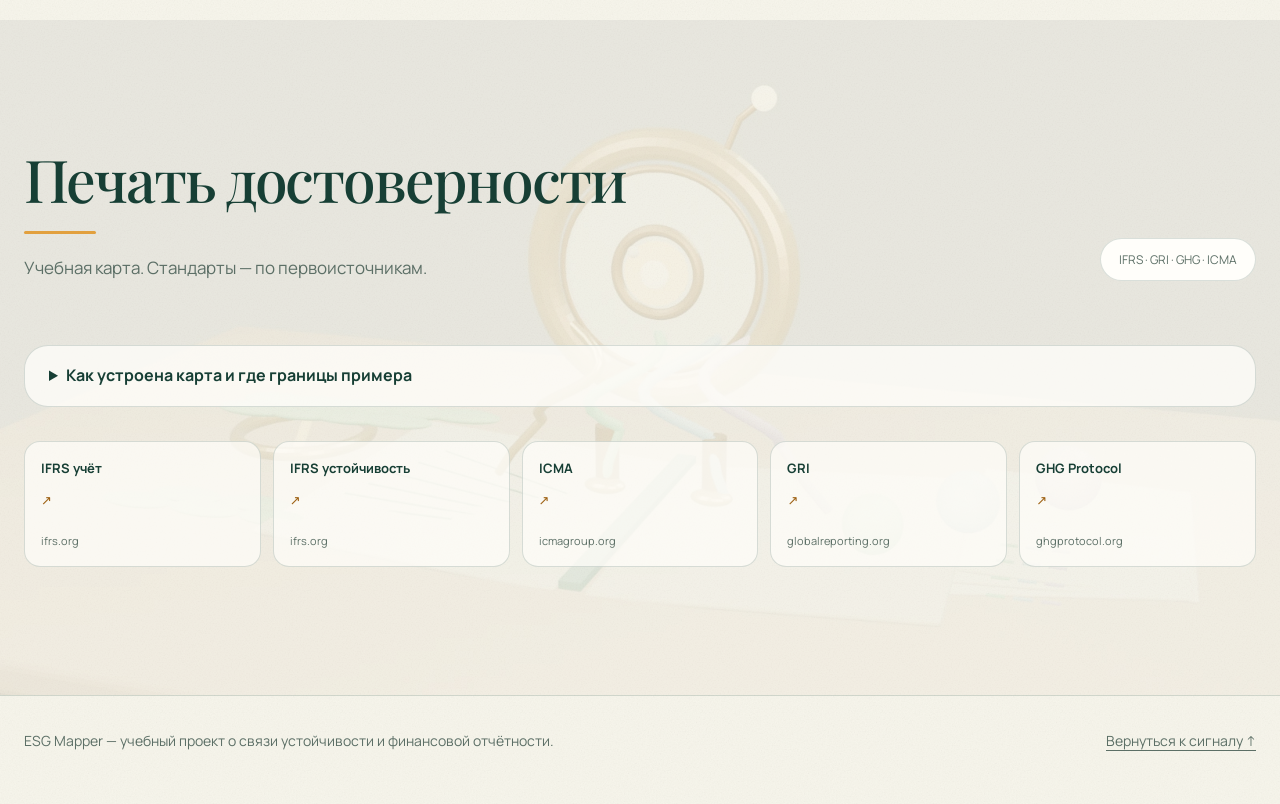
<file: v4/index.html>
<!doctype html>
<html lang="ru">
<head>
  <meta charset="utf-8">
  <meta name="viewport" content="width=device-width, initial-scale=1">
  <title>ESG Mapper — живой атлас signal-to-report</title>
  <meta name="description" content="Интерактивная карта: как ESG-событие доходит до баланса, отчёта о финансовых результатах и денежных потоков.">
  <meta name="color-scheme" content="light">
  <meta property="og:title" content="ESG Mapper — живой атлас">
  <meta property="og:description" content="Одно ESG-событие меняет три отчёта. Пройдите по следу с Люпой-линзой.">
  <meta property="og:image" content="assets/og-esg-mapper.jpg">
  <meta property="og:url" content="https://SaroyanAram.github.io/esg-mapper/">
  <link rel="canonical" href="https://SaroyanAram.github.io/esg-mapper/">
  <link rel="icon" type="image/png" sizes="48x48" href="assets/favicon.png">
  <link rel="stylesheet" href="styles.css">
</head>
<body>
  <a class="skip-link" href="#main">Перейти к содержанию</a>

  <header class="topbar">
    <div class="shell topbar__inner">
      <a class="brand" href="#signal" aria-label="ESG Mapper — к началу">
        <svg class="brand__mark" viewBox="0 0 40 40" aria-hidden="true" focusable="false">
          <circle cx="20" cy="20" r="15" fill="none" stroke="currentColor" stroke-width="2"/>
          <circle cx="20" cy="20" r="6" fill="var(--sun)"/>
          <path d="M20 1v7M20 32v7M1 20h7M32 20h7" stroke="currentColor" stroke-width="2"/>
        </svg>
        <span>ESG Mapper</span>
      </a>

      <button class="menu-toggle" id="menu-toggle" type="button" aria-expanded="false" aria-controls="site-nav">Меню</button>

      <nav class="site-nav" id="site-nav" aria-label="Маршрут по атласу">
        <ul>
          <li><a href="#signal">Сигнал</a></li>
          <li><a href="#source">Источник</a></li>
          <li><a href="#mechanisms">Мосты</a></li>
          <li><a href="#catalog">Карта</a></li>
          <li><a href="#quiz">Проверка</a></li>
          <li><a href="#methodology">Источники</a></li>
        </ul>
      </nav>
    </div>
  </header>

  <main id="main">
    <!-- Акт 1. Светлый стол, Люпа и путь сигнала -->
    <section class="act hero" id="signal" aria-labelledby="hero-title">
      <div class="hero__backdrop" aria-hidden="true">
        <video class="hero__motion" autoplay muted loop playsinline preload="metadata" poster="assets/avatar/hero-backdrop.webp">
          <source src="assets/avatar/atlas-loop.webm" type="video/webm">
          <source src="assets/avatar/atlas-loop.mp4" type="video/mp4">
        </video>
      </div>
      <div class="shell hero__inner">
        <div class="hero__copy">
          <p class="hero__eyebrow">Живой атлас · интерактивная карта</p>
          <h1 id="hero-title">Одно ESG-событие меняет три отчёта.</h1>
          <p class="hero__lede" id="hero-lede">12 кейсов показывают путь от экологического, социального или управленческого сигнала до баланса, ОФР и ОДДС.</p>
          <a class="btn btn--signal" href="#source">Пойти по следу</a>
          <ul class="hero__stats" id="hero-stats" aria-label="Объём материала">
            <li><b>12</b><span>кейсов</span></li>
            <li><b>4</b><span>моста</span></li>
            <li><b>5</b><span>проверок</span></li>
          </ul>
        </div>

        <div class="hero__stage" aria-hidden="true">
          <svg class="signal-path" viewBox="0 0 620 460" focusable="false">
            <path class="signal-path__track" d="M40 230C150 230 170 120 285 120S420 210 560 210"/>
            <path class="signal-path__track signal-path__track--low" d="M285 120C310 250 340 330 560 330"/>
            <path class="signal-path__track signal-path__track--mid" d="M285 120C350 170 420 260 560 260"/>
            <circle class="signal-path__dot" r="8">
              <animateMotion dur="4.2s" repeatCount="indefinite" path="M40 230C150 230 170 120 285 120S420 210 560 210"/>
            </circle>
          </svg>

          <div class="lupa" id="lupa" data-mood="idle">
            <svg viewBox="0 0 320 320" focusable="false">
              <circle class="lupa__halo" cx="160" cy="160" r="126"/>
              <circle class="lupa__frame" cx="160" cy="160" r="104"/>
              <circle class="lupa__glass" cx="160" cy="160" r="88"/>
              <circle class="lupa__pupil" id="lupa-pupil" cx="160" cy="160" r="30"/>
              <circle class="lupa__glint" cx="145" cy="145" r="9"/>
              <g class="lupa__scarves">
                <path d="M96 226L58 282" stroke="var(--e)"/>
                <path d="M160 250V302" stroke="var(--s)"/>
                <path d="M224 226L262 282" stroke="var(--g)"/>
              </g>
            </svg>
          </div>

          <div class="report-stack">
            <div class="report-cell" data-report="balance"><span>Баланс</span><b>актив · обязательство</b></div>
            <div class="report-cell" data-report="income"><span>ОФР</span><b>расход · убыток</b></div>
            <div class="report-cell" data-report="cashflow"><span>ОДДС</span><b>отток · нет оттока</b></div>
          </div>
        </div>
      </div>
      <p class="hero__scroll" aria-hidden="true">Листайте, чтобы проследить путь ↓</p>
    </section>

    <!-- Акт 2. Три источника сигнала -->
    <section class="act act--source" id="source" aria-labelledby="source-title">
      <div class="shell">
        <div class="act__head">
          <h2 id="source-title">Сначала приходит сигнал</h2>
          <p>Сигнал ещё не статья. Нужен мост.</p>
        </div>
        <div class="source-grid" id="source-grid"></div>
      </div>
    </section>

    <!-- Акт 3. Механизмы-мостики -->
    <section class="act act--bridges" id="mechanisms" aria-labelledby="bridges-title">
      <div class="shell">
        <div class="act__head act__head--split">
          <div>
            <h2 id="bridges-title">Четыре моста в отчётность</h2>
            <p>Люпа наводит линзу — событие превращается в строку учёта.</p>
          </div>
          <p class="bridge-note" id="bridge-note"></p>
        </div>
        <div class="bridge-grid" id="bridges-list"></div>
      </div>
    </section>

    <!-- Акт 4. Карта следов -->
    <section class="act act--catalog" id="catalog" aria-labelledby="catalog-title">
      <div class="shell">
        <div class="act__head act__head--split">
          <div>
            <h2 id="catalog-title" tabindex="-1">Карта следов</h2>
            <p id="catalog-count" aria-live="polite">Загрузка каталога…</p>
          </div>
          <button class="btn btn--ghost" id="filters-toggle" type="button" aria-expanded="false" aria-controls="filters-panel">
            Настроить линзу <span class="badge" id="filters-badge" hidden>0</span>
          </button>
        </div>

        <div id="catalog-error" class="error-box" hidden role="alert">
          <p>Не удалось загрузить каталог. Обновите страницу</p>
          <button class="btn btn--signal" id="catalog-retry" type="button">Повторить</button>
        </div>

        <div class="map-layout">
          <aside class="map-stage" aria-label="Сцена с линзой">
            <div class="map-stage__glow" aria-hidden="true"></div>
            <img class="map-stage__paper" src="assets/report-sheet.svg" alt="" width="640" height="720">
            <div class="map-stage__lupa" aria-hidden="true">
              <svg viewBox="0 0 320 320" focusable="false">
                <circle class="lupa__frame" cx="160" cy="160" r="104"/>
                <circle class="lupa__glass" cx="160" cy="160" r="88"/>
                <circle class="lupa__pupil" id="map-pupil" cx="160" cy="160" r="30"/>
                <circle class="lupa__glint" cx="145" cy="145" r="9"/>
              </svg>
            </div>
            <p class="map-stage__title" id="stage-title">Выберите след</p>
            <div class="map-stage__reports" aria-hidden="true">
              <span data-stage-report="balance">Баланс</span>
              <span data-stage-report="income">ОФР</span>
              <span data-stage-report="cashflow">ОДДС</span>
              <span data-stage-report="notes">Примечания</span>
            </div>
          </aside>

          <div class="map-list">
            <div class="map-tools">
              <label class="search">
                <span class="visually-hidden">Найти след</span>
                <svg viewBox="0 0 24 24" aria-hidden="true" focusable="false"><circle cx="11" cy="11" r="6" fill="none" stroke="currentColor" stroke-width="2"/><path d="M16 16l5 5" stroke="currentColor" stroke-width="2"/></svg>
                <input id="catalog-search" type="search" placeholder="Найти след" autocomplete="off">
              </label>
              <button class="btn btn--ghost btn--small" id="catalog-reset" type="button">Сбросить</button>
            </div>

            <div class="filters-panel" id="filters-panel">
              <div class="filter-group" data-filter="category"><p>ESG</p></div>
              <div class="filter-group" data-filter="mechanism"><p>Механизм</p></div>
              <div class="filter-group" data-filter="form"><p>Отчётность</p></div>
              <div class="filter-group" data-filter="link"><p>Связь</p></div>
            </div>

            <div class="case-list" id="catalog-results"></div>
            <button class="show-all" id="show-all" type="button" hidden>Открыть архив: ещё <span id="hidden-count">0</span></button>
          </div>
        </div>
      </div>

      <dialog class="dossier" id="case-dossier" aria-labelledby="dossier-title">
        <div class="dossier__bar">
          <span class="dossier__id" id="dossier-id">00</span>
          <button class="dossier__close" id="dossier-close" type="button" aria-label="Закрыть досье">×</button>
        </div>
        <h3 id="dossier-title" tabindex="-1"></h3>
        <div class="dossier__body" id="dossier-body"></div>
      </dialog>
    </section>

    <!-- Акт 5. Проверка -->
    <section class="act act--quiz" id="quiz" aria-labelledby="quiz-title">
      <div class="shell quiz-layout">
        <div class="quiz-intro">
          <h2 id="quiz-title">Контрольная точка</h2>
          <p>Пять сигналов. Наведите линзу на верную строку.</p>
          <svg class="quiz-intro__mark" viewBox="0 0 320 320" aria-hidden="true" focusable="false">
            <circle cx="160" cy="160" r="96" fill="none" stroke="var(--sun)" stroke-width="2" opacity="0.5"/>
            <circle cx="160" cy="160" r="48" fill="var(--sun)" opacity="0.18"/>
            <circle cx="160" cy="160" r="14" fill="var(--sun-ink)"/>
          </svg>
        </div>
        <div class="quiz-card-wrap" id="quiz-root"></div>
      </div>
    </section>

    <!-- Достоверность -->
    <section class="act act--trust" id="methodology" aria-labelledby="methodology-title">
      <div class="shell">
        <div class="act__head act__head--split">
          <div>
            <h2 id="methodology-title">Печать достоверности</h2>
            <p>Учебная карта. Стандарты — по первоисточникам.</p>
          </div>
          <span class="seal" aria-hidden="true">IFRS · GRI · GHG · ICMA</span>
        </div>
        <details class="disclosure">
          <summary>Как устроена карта и где границы примера</summary>
          <div id="methodology-body"></div>
          <dl class="glossary" id="glossary"></dl>
        </details>
        <ul class="source-stamps" id="sources-list"></ul>
      </div>
    </section>
  </main>

  <footer class="footer">
    <div class="shell footer__inner">
      <p>ESG Mapper — учебный проект о связи устойчивости и финансовой отчётности.</p>
      <a href="#signal">Вернуться к сигналу ↑</a>
    </div>
  </footer>

  <script type="module" src="app.js"></script>
</body>
</html>
</file>
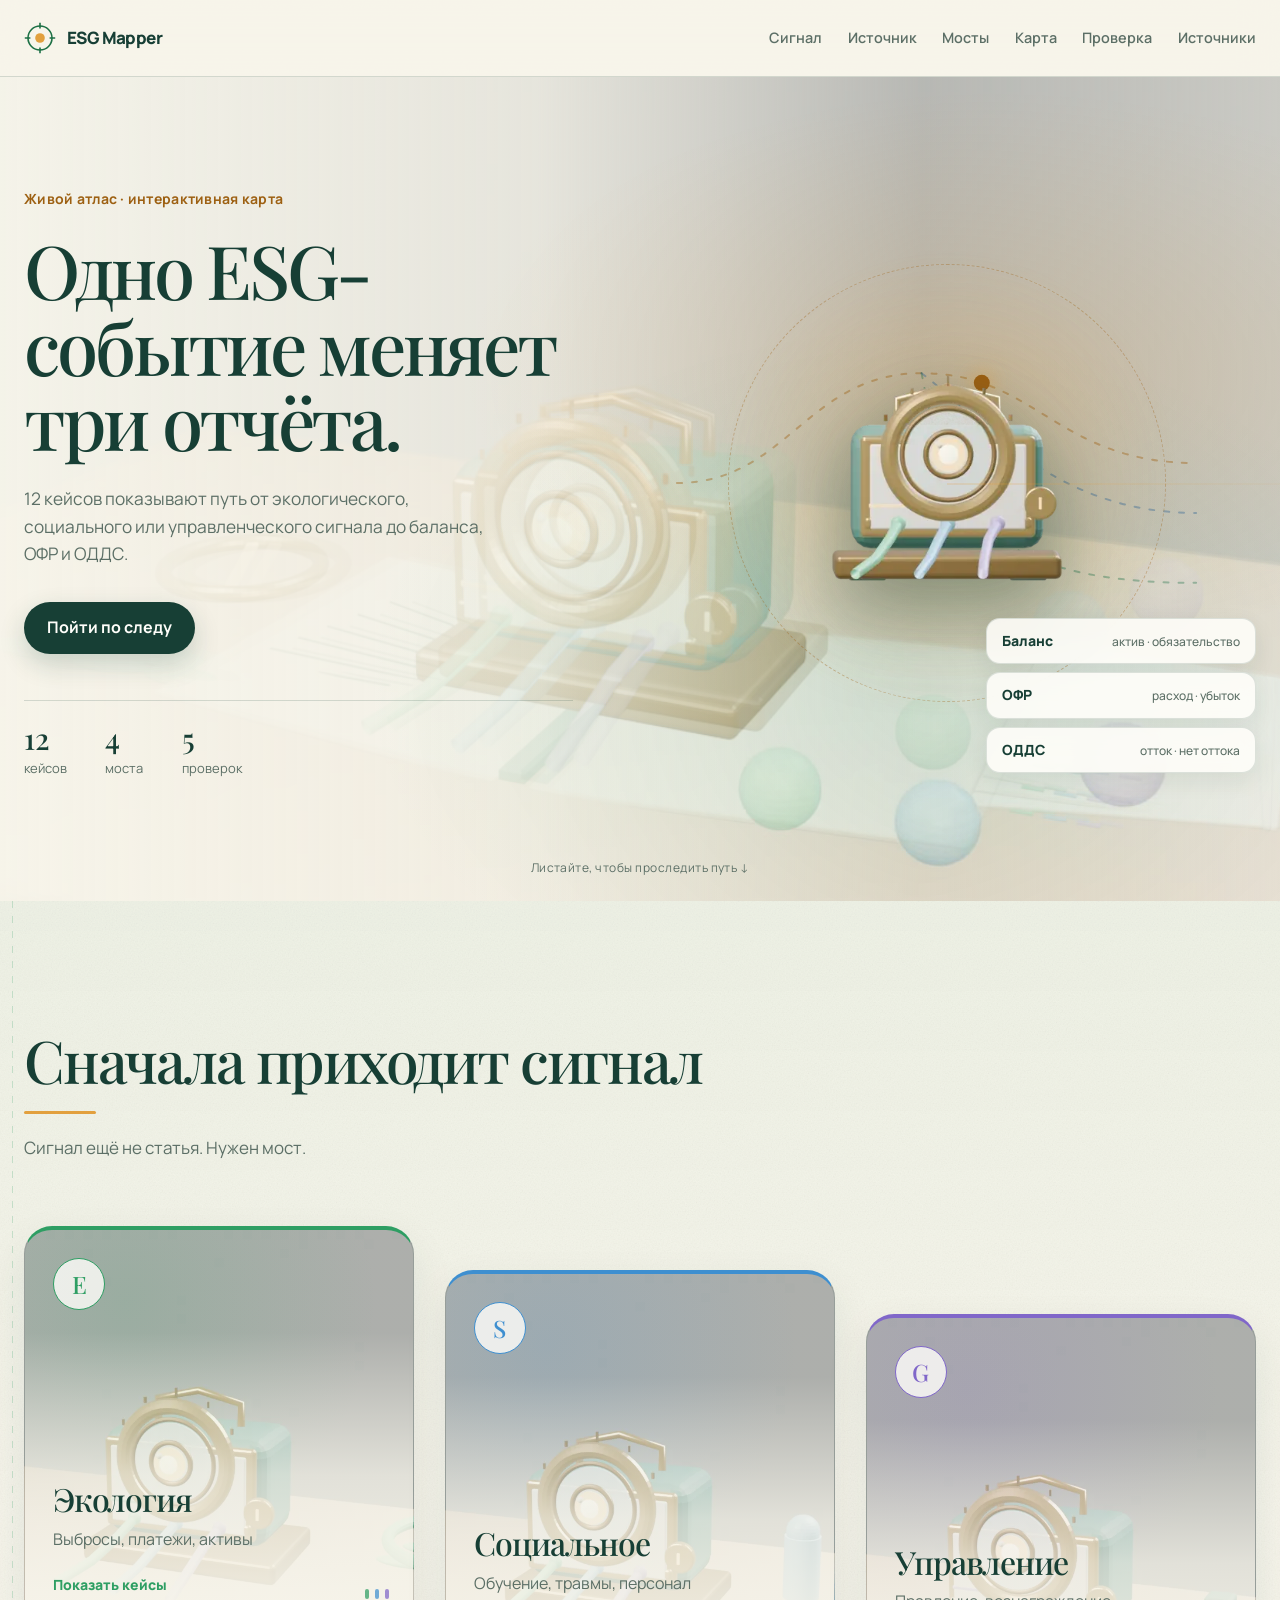
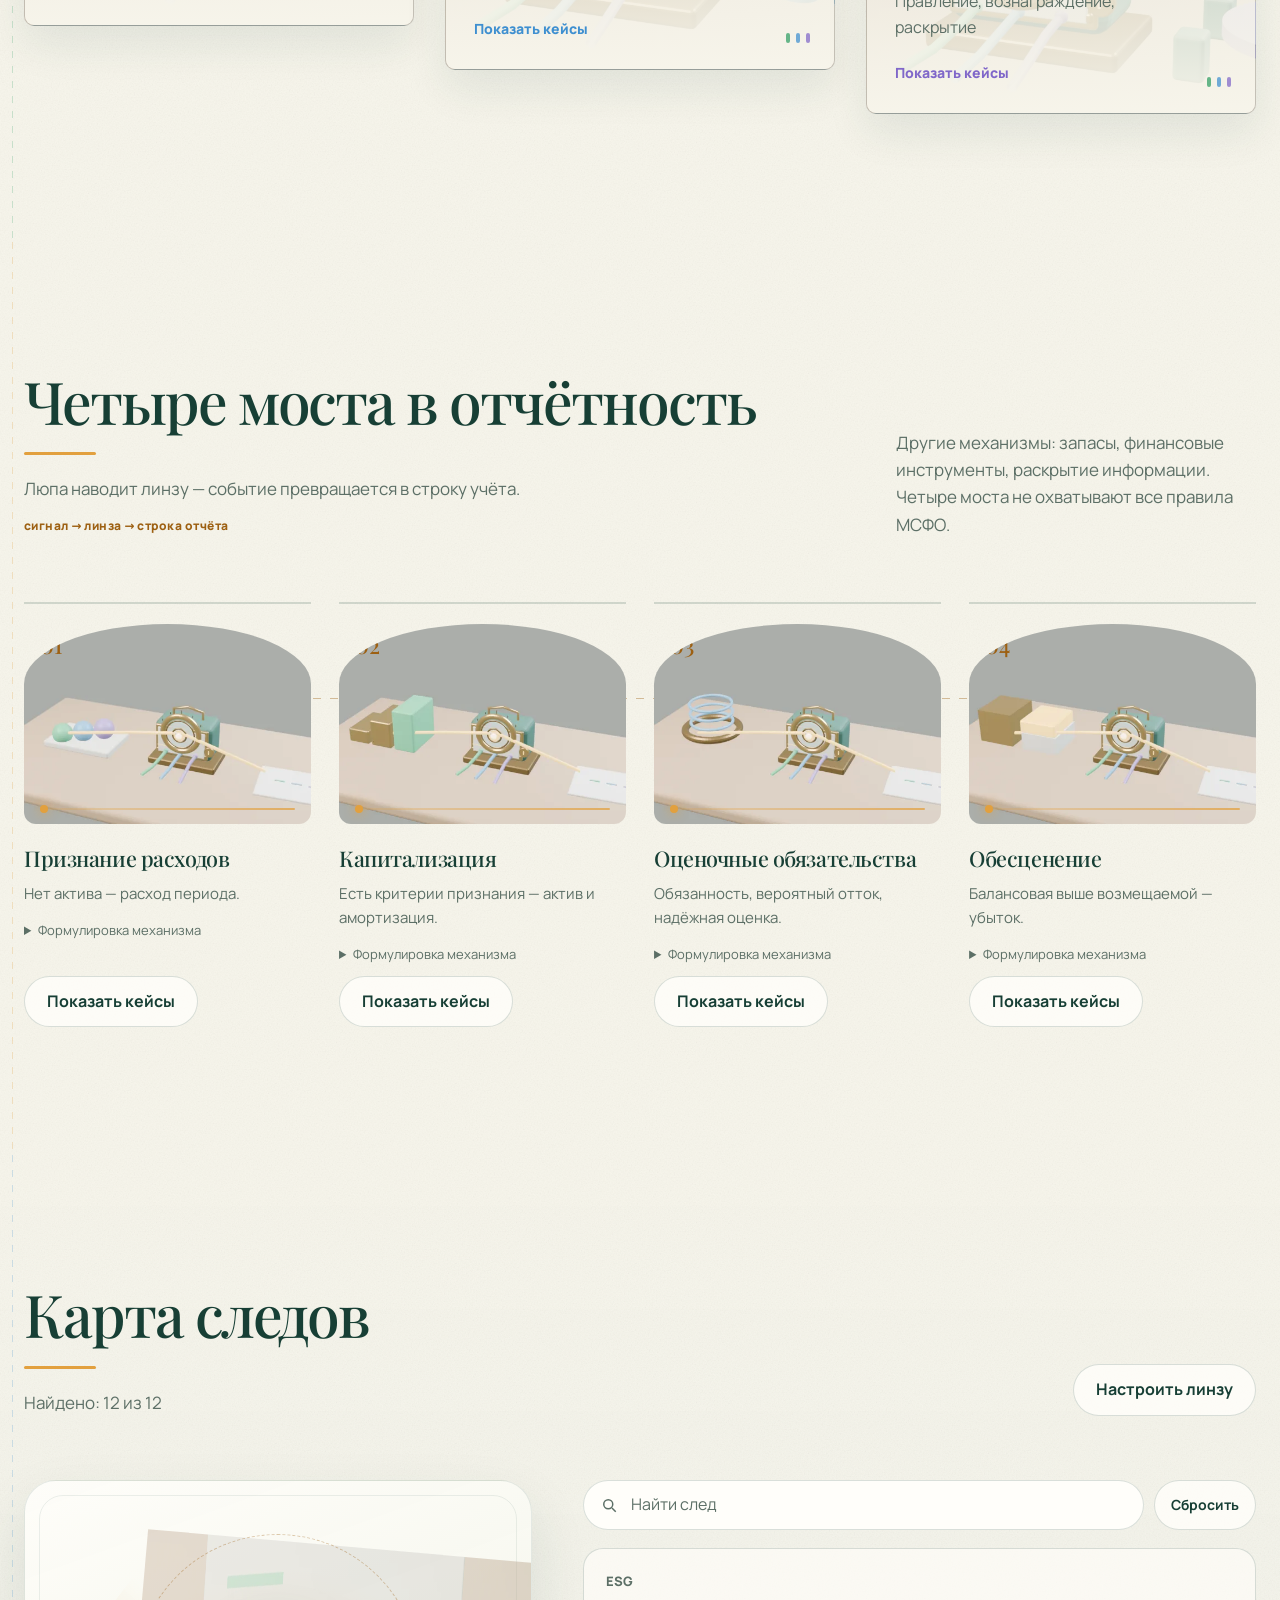
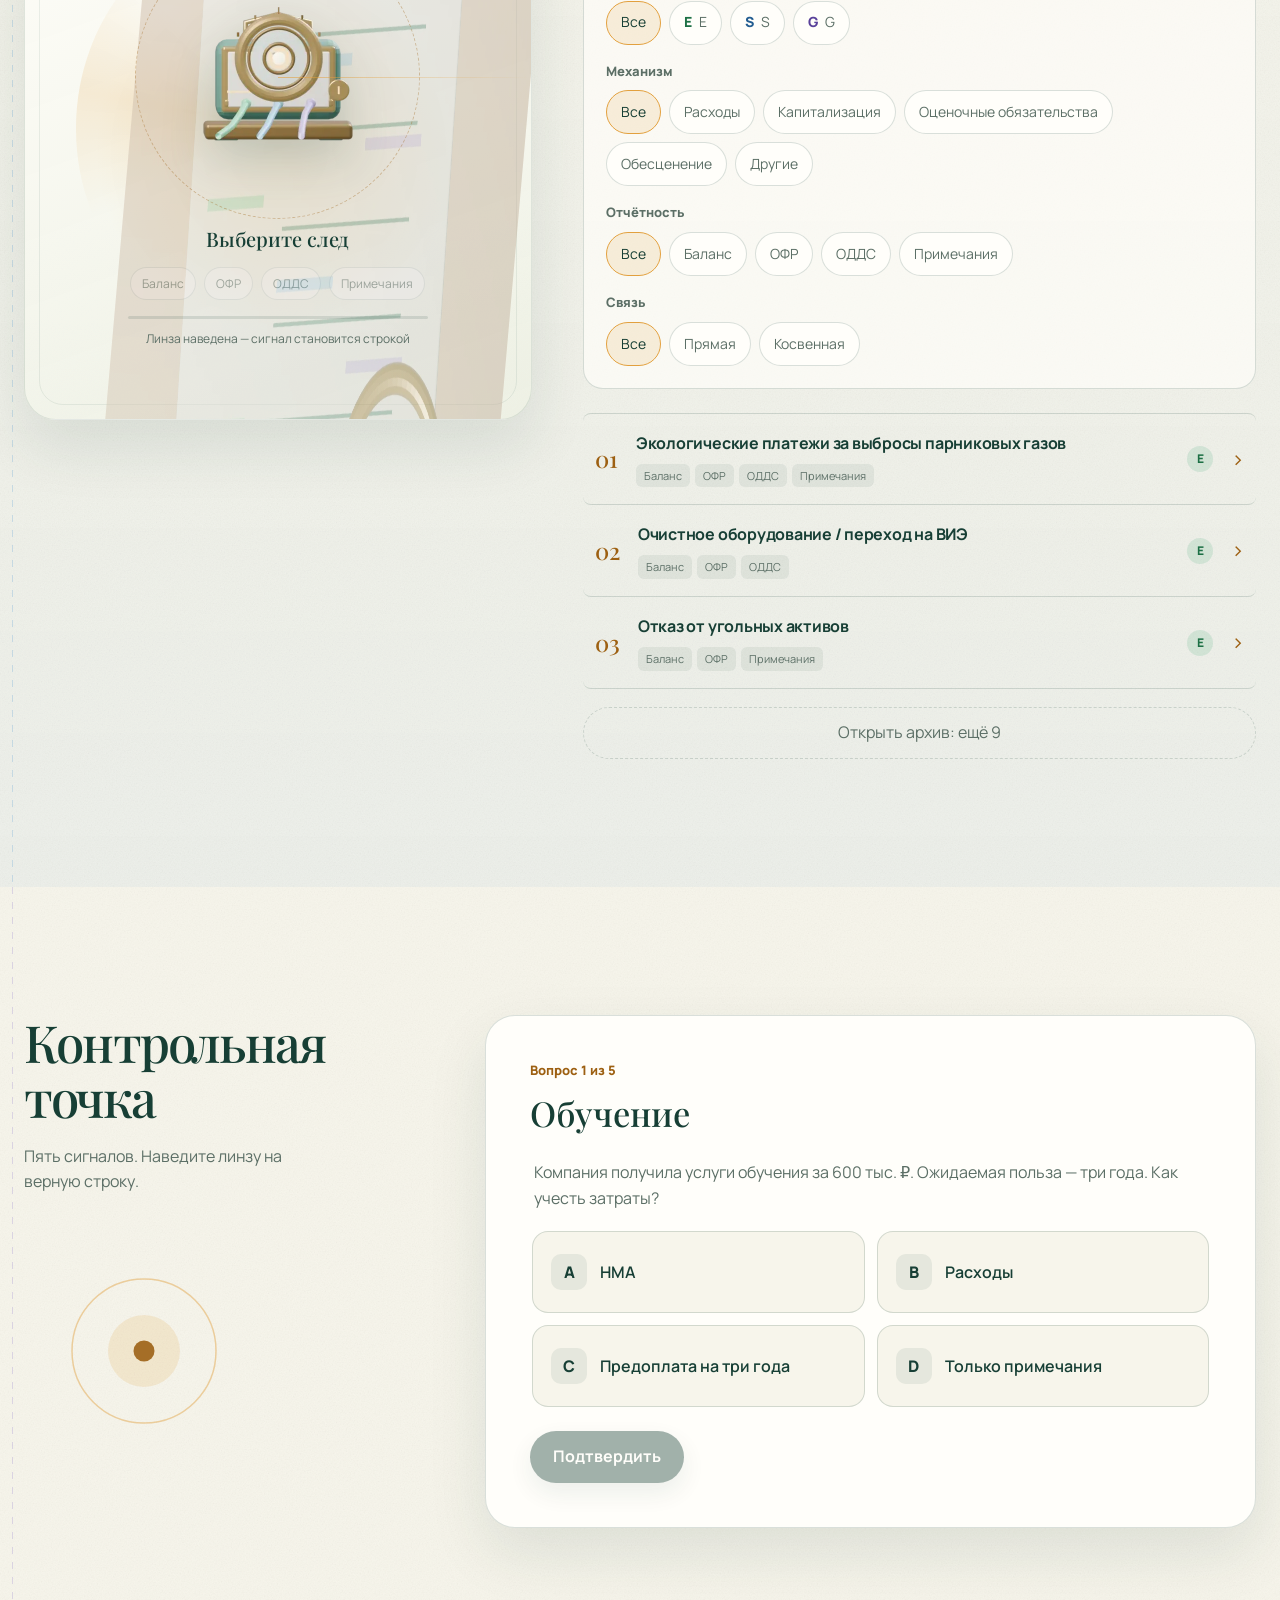
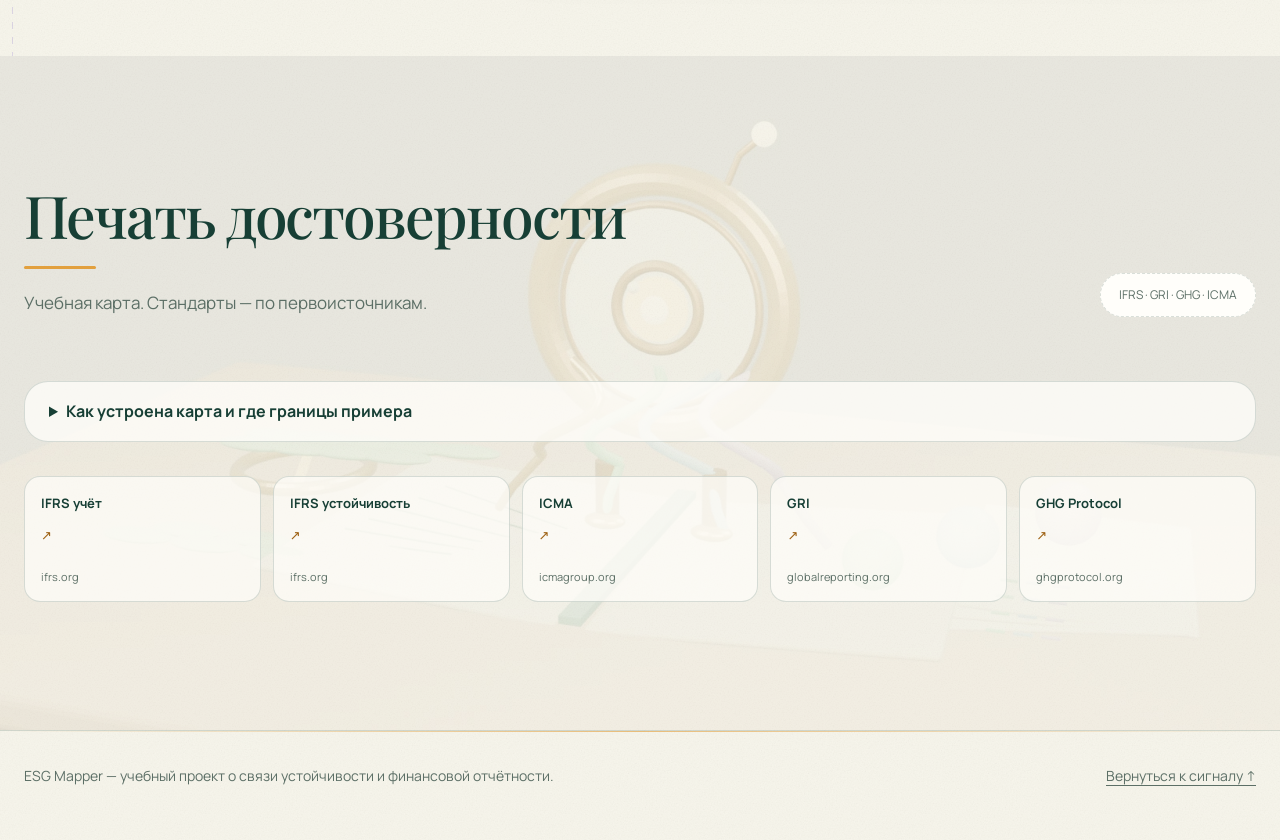
<file: v5/index.html>
<!doctype html>
<html lang="ru">
<head>
  <meta charset="utf-8">
  <meta name="viewport" content="width=device-width, initial-scale=1">
  <title>ESG Mapper — живой атлас signal-to-report</title>
  <meta name="description" content="Интерактивная карта: как ESG-событие доходит до баланса, отчёта о финансовых результатах и денежных потоков.">
  <meta name="color-scheme" content="light">
  <meta property="og:title" content="ESG Mapper — живой атлас">
  <meta property="og:description" content="Одно ESG-событие меняет три отчёта. Пройдите по следу с Люпой-линзой.">
  <meta property="og:image" content="assets/og-esg-mapper.jpg">
  <meta property="og:url" content="https://SaroyanAram.github.io/esg-mapper/">
  <link rel="canonical" href="https://SaroyanAram.github.io/esg-mapper/">
  <link rel="icon" type="image/png" sizes="48x48" href="assets/favicon.png">
  <link rel="stylesheet" href="styles.css">
</head>
<body>
  <a class="skip-link" href="#main">Перейти к содержанию</a>

  <header class="topbar">
    <div class="shell topbar__inner">
      <a class="brand" href="#signal" aria-label="ESG Mapper — к началу">
        <svg class="brand__mark" viewBox="0 0 40 40" aria-hidden="true" focusable="false">
          <circle cx="20" cy="20" r="15" fill="none" stroke="currentColor" stroke-width="2"/>
          <circle cx="20" cy="20" r="6" fill="var(--sun)"/>
          <path d="M20 1v7M20 32v7M1 20h7M32 20h7" stroke="currentColor" stroke-width="2"/>
        </svg>
        <span>ESG Mapper</span>
      </a>

      <button class="menu-toggle" id="menu-toggle" type="button" aria-expanded="false" aria-controls="site-nav">Меню</button>

      <nav class="site-nav" id="site-nav" aria-label="Маршрут по атласу">
        <ul>
          <li><a href="#signal">Сигнал</a></li>
          <li><a href="#source">Источник</a></li>
          <li><a href="#mechanisms">Мосты</a></li>
          <li><a href="#catalog">Карта</a></li>
          <li><a href="#quiz">Проверка</a></li>
          <li><a href="#methodology">Источники</a></li>
        </ul>
      </nav>
    </div>
    <div class="scroll-progress" aria-hidden="true"></div>
  </header>

  <main id="main">
    <!-- Акт 1. Светлый стол, Люпа и путь сигнала -->
    <section class="act hero" id="signal" aria-labelledby="hero-title">
      <div class="hero__backdrop" aria-hidden="true">
        <video class="hero__motion" autoplay muted loop playsinline preload="metadata" poster="assets/avatar/hero-backdrop.webp">
          <source src="assets/avatar/atlas-loop.webm" type="video/webm">
          <source src="assets/avatar/atlas-loop.mp4" type="video/mp4">
        </video>
      </div>
      <div class="shell hero__inner">
        <div class="hero__copy">
          <p class="hero__eyebrow">Живой атлас · интерактивная карта</p>
          <h1 id="hero-title">Одно ESG-событие меняет три отчёта.</h1>
          <p class="hero__lede" id="hero-lede">12 кейсов показывают путь от экологического, социального или управленческого сигнала до баланса, ОФР и ОДДС.</p>
          <a class="btn btn--signal" href="#source">Пойти по следу</a>
          <ul class="hero__stats" id="hero-stats" aria-label="Объём материала">
            <li><b>12</b><span>кейсов</span></li>
            <li><b>4</b><span>моста</span></li>
            <li><b>5</b><span>проверок</span></li>
          </ul>
        </div>

        <div class="hero__stage" aria-hidden="true">
          <svg class="signal-path" viewBox="0 0 620 460" focusable="false">
            <path class="signal-path__track" d="M40 230C150 230 170 120 285 120S420 210 560 210"/>
            <path class="signal-path__track signal-path__track--low" d="M285 120C310 250 340 330 560 330"/>
            <path class="signal-path__track signal-path__track--mid" d="M285 120C350 170 420 260 560 260"/>
            <circle class="signal-path__dot" r="8">
              <animateMotion dur="4.2s" repeatCount="indefinite" path="M40 230C150 230 170 120 285 120S420 210 560 210"/>
            </circle>
          </svg>

          <div class="lupa" id="lupa" data-mood="idle">
            <svg viewBox="0 0 320 320" focusable="false">
              <circle class="lupa__halo" cx="160" cy="160" r="126"/>
              <circle class="lupa__frame" cx="160" cy="160" r="104"/>
              <circle class="lupa__glass" cx="160" cy="160" r="88"/>
              <circle class="lupa__pupil" id="lupa-pupil" cx="160" cy="160" r="30"/>
              <circle class="lupa__glint" cx="145" cy="145" r="9"/>
              <g class="lupa__scarves">
                <path d="M96 226L58 282" stroke="var(--e)"/>
                <path d="M160 250V302" stroke="var(--s)"/>
                <path d="M224 226L262 282" stroke="var(--g)"/>
              </g>
            </svg>
          </div>

          <div class="report-stack">
            <div class="report-cell" data-report="balance"><span>Баланс</span><b>актив · обязательство</b></div>
            <div class="report-cell" data-report="income"><span>ОФР</span><b>расход · убыток</b></div>
            <div class="report-cell" data-report="cashflow"><span>ОДДС</span><b>отток · нет оттока</b></div>
          </div>
        </div>
      </div>
      <p class="hero__scroll" aria-hidden="true">Листайте, чтобы проследить путь ↓</p>
    </section>

    <!-- Акт 2. Три источника сигнала -->
    <section class="act act--source" id="source" aria-labelledby="source-title">
      <div class="shell">
        <div class="act__head">
          <h2 id="source-title">Сначала приходит сигнал</h2>
          <p>Сигнал ещё не статья. Нужен мост.</p>
        </div>
        <div class="source-grid" id="source-grid"></div>
      </div>
    </section>

    <!-- Акт 3. Механизмы-мостики -->
    <section class="act act--bridges" id="mechanisms" aria-labelledby="bridges-title">
      <div class="shell">
        <div class="act__head act__head--split">
          <div>
            <h2 id="bridges-title">Четыре моста в отчётность</h2>
            <p>Люпа наводит линзу — событие превращается в строку учёта.</p>
            <span class="bridge-kicker" aria-hidden="true">сигнал → линза → строка отчёта</span>
          </div>
          <p class="bridge-note" id="bridge-note"></p>
        </div>
        <div class="bridge-grid" id="bridges-list"></div>
      </div>
    </section>

    <!-- Акт 4. Карта следов -->
    <section class="act act--catalog" id="catalog" aria-labelledby="catalog-title">
      <div class="shell">
        <div class="act__head act__head--split">
          <div>
            <h2 id="catalog-title" tabindex="-1">Карта следов</h2>
            <p id="catalog-count" aria-live="polite">Загрузка каталога…</p>
          </div>
          <button class="btn btn--ghost" id="filters-toggle" type="button" aria-expanded="false" aria-controls="filters-panel">
            Настроить линзу <span class="badge" id="filters-badge" hidden>0</span>
          </button>
        </div>

        <div id="catalog-error" class="error-box" hidden role="alert">
          <p>Не удалось загрузить каталог. Обновите страницу</p>
          <button class="btn btn--signal" id="catalog-retry" type="button">Повторить</button>
        </div>

        <div class="map-layout">
          <aside class="map-stage" aria-label="Сцена с линзой">
            <div class="map-stage__glow" aria-hidden="true"></div>
            <div class="stage-beam" aria-hidden="true"></div>
            <img class="map-stage__paper" src="assets/report-sheet.svg" alt="" width="640" height="720">
            <div class="map-stage__lupa" aria-hidden="true">
              <svg viewBox="0 0 320 320" focusable="false">
                <circle class="lupa__frame" cx="160" cy="160" r="104"/>
                <circle class="lupa__glass" cx="160" cy="160" r="88"/>
                <circle class="lupa__pupil" id="map-pupil" cx="160" cy="160" r="30"/>
                <circle class="lupa__glint" cx="145" cy="145" r="9"/>
              </svg>
            </div>
            <p class="map-stage__title" id="stage-title">Выберите след</p>
            <div class="map-stage__reports" aria-hidden="true">
              <span data-stage-report="balance">Баланс</span>
              <span data-stage-report="income">ОФР</span>
              <span data-stage-report="cashflow">ОДДС</span>
              <span data-stage-report="notes">Примечания</span>
            </div>
            <div class="stage-reportline" aria-hidden="true"><span></span></div>
            <p class="stage-caption" aria-hidden="true">Линза наведена — сигнал становится строкой</p>
          </aside>

          <div class="map-list">
            <div class="map-tools">
              <label class="search">
                <span class="visually-hidden">Найти след</span>
                <svg viewBox="0 0 24 24" aria-hidden="true" focusable="false"><circle cx="11" cy="11" r="6" fill="none" stroke="currentColor" stroke-width="2"/><path d="M16 16l5 5" stroke="currentColor" stroke-width="2"/></svg>
                <input id="catalog-search" type="search" placeholder="Найти след" autocomplete="off">
              </label>
              <button class="btn btn--ghost btn--small" id="catalog-reset" type="button">Сбросить</button>
            </div>

            <div class="filters-panel" id="filters-panel">
              <div class="filter-group" data-filter="category"><p>ESG</p></div>
              <div class="filter-group" data-filter="mechanism"><p>Механизм</p></div>
              <div class="filter-group" data-filter="form"><p>Отчётность</p></div>
              <div class="filter-group" data-filter="link"><p>Связь</p></div>
            </div>

            <div class="case-list" id="catalog-results"></div>
            <button class="show-all" id="show-all" type="button" hidden>Открыть архив: ещё <span id="hidden-count">0</span></button>
          </div>
        </div>
      </div>

      <dialog class="dossier" id="case-dossier" aria-labelledby="dossier-title">
        <div class="dossier__bar">
          <span class="dossier__id" id="dossier-id">00</span>
          <button class="dossier__close" id="dossier-close" type="button" aria-label="Закрыть досье">×</button>
        </div>
        <h3 id="dossier-title" tabindex="-1"></h3>
        <div class="dossier__body" id="dossier-body"></div>
      </dialog>
    </section>

    <!-- Акт 5. Проверка -->
    <section class="act act--quiz" id="quiz" aria-labelledby="quiz-title">
      <div class="shell quiz-layout">
        <div class="quiz-intro">
          <h2 id="quiz-title">Контрольная точка</h2>
          <p>Пять сигналов. Наведите линзу на верную строку.</p>
          <svg class="quiz-intro__mark" viewBox="0 0 320 320" aria-hidden="true" focusable="false">
            <circle cx="160" cy="160" r="96" fill="none" stroke="var(--sun)" stroke-width="2" opacity="0.5"/>
            <circle cx="160" cy="160" r="48" fill="var(--sun)" opacity="0.18"/>
            <circle cx="160" cy="160" r="14" fill="var(--sun-ink)"/>
          </svg>
        </div>
        <div class="quiz-card-wrap" id="quiz-root"></div>
      </div>
    </section>

    <!-- Достоверность -->
    <section class="act act--trust" id="methodology" aria-labelledby="methodology-title">
      <div class="shell">
        <div class="act__head act__head--split">
          <div>
            <h2 id="methodology-title">Печать достоверности</h2>
            <p>Учебная карта. Стандарты — по первоисточникам.</p>
          </div>
          <span class="seal" aria-hidden="true">IFRS · GRI · GHG · ICMA</span>
        </div>
        <details class="disclosure">
          <summary>Как устроена карта и где границы примера</summary>
          <div id="methodology-body"></div>
          <dl class="glossary" id="glossary"></dl>
        </details>
        <ul class="source-stamps" id="sources-list"></ul>
      </div>
    </section>
  </main>

  <footer class="footer">
    <div class="shell footer__inner">
      <p>ESG Mapper — учебный проект о связи устойчивости и финансовой отчётности.</p>
      <a href="#signal">Вернуться к сигналу ↑</a>
    </div>
  </footer>

  <script type="module" src="app.js"></script>
</body>
</html>
</file>
<file: styles.css>
@font-face {
  font-family: "Manrope";
  src: url("assets/fonts/Manrope-Cyrillic.woff2") format("woff2");
  font-weight: 200 800;
  font-display: swap;
  unicode-range: U+0301, U+0400-045F, U+0490-0491, U+04B0-04B1, U+2116;
}
@font-face {
  font-family: "Manrope";
  src: url("assets/fonts/Manrope-Latin.woff2") format("woff2");
  font-weight: 200 800;
  font-display: swap;
  unicode-range: U+0000-00FF, U+0131, U+0152-0153, U+02BB-02BC, U+02C6, U+02DA, U+02DC, U+2000-206F, U+20AC, U+2122, U+2191, U+2193, U+2212, U+2215, U+FEFF, U+FFFD;
}
@font-face {
  font-family: "Playfair";
  src: url("assets/fonts/PlayfairDisplay-Cyrillic.woff2") format("woff2");
  font-weight: 400 700;
  font-display: swap;
  unicode-range: U+0301, U+0400-045F, U+0490-0491, U+04B0-04B1, U+2116;
}
@font-face {
  font-family: "Playfair";
  src: url("assets/fonts/PlayfairDisplay-Latin.woff2") format("woff2");
  font-weight: 400 700;
  font-display: swap;
  unicode-range: U+0000-00FF, U+0131, U+0152-0153, U+02BB-02BC, U+02C6, U+02DA, U+02DC, U+2000-206F, U+20AC, U+2122, U+2191, U+2193, U+2212, U+2215, U+FEFF, U+FFFD;
}

:root {
  --paper: #f7f5eb;
  --paper-2: #fffefa;
  --ink: #173f35;
  --muted: #5c6f66;
  --line: rgba(23, 63, 53, 0.16);
  --e: #2e9e63;
  --e-ink: #1d7045;
  --s: #3e8fd0;
  --s-ink: #235d91;
  --g: #8067c9;
  --g-ink: #59419a;
  --sun: #e2a03e;
  --sun-ink: #9d6012;
  --shell: 1240px;
  --radius: 22px;
  color-scheme: light;
}

*, *::before, *::after { box-sizing: border-box; }
[hidden] { display: none !important; }

html {
  scroll-behavior: smooth;
  scroll-padding-top: 92px;
}

body {
  margin: 0;
  min-width: 320px;
  overflow-x: clip;
  background-color: var(--paper);
  background-image: url("assets/paper-grain.svg");
  background-size: 180px 180px;
  color: var(--ink);
  font: 400 16px/1.6 "Manrope", "Segoe UI", system-ui, sans-serif;
  -webkit-font-smoothing: antialiased;
  overflow-x: hidden;
}

h1, h2, h3, h4, p, ul, ol, dl, figure { margin: 0; }
ul, ol { padding: 0; list-style: none; }
img, svg { max-width: 100%; }
button, input { font: inherit; }
button { color: inherit; }
a { color: var(--sun-ink); text-decoration-thickness: 1px; text-underline-offset: 4px; }

:focus-visible {
  outline: 2px solid var(--sun-ink);
  outline-offset: 3px;
  border-radius: 4px;
}

.visually-hidden {
  position: absolute;
  width: 1px;
  height: 1px;
  padding: 0;
  margin: -1px;
  overflow: hidden;
  clip: rect(0 0 0 0);
  white-space: nowrap;
  border: 0;
}

.skip-link {
  position: fixed;
  top: 10px;
  left: 10px;
  z-index: 100;
  padding: 11px 18px;
  border-radius: 999px;
  background: var(--ink);
  color: var(--paper-2);
  font-weight: 700;
  transform: translateY(-160%);
}
.skip-link:focus { transform: translateY(0); }

.shell { width: min(100% - 48px, var(--shell)); margin-inline: auto; }

/* ---------- Шапка ---------- */

.topbar {
  position: sticky;
  top: 0;
  z-index: 50;
  border-bottom: 1px solid var(--line);
  background: rgba(247, 245, 235, 0.86);
  backdrop-filter: blur(18px);
}
.topbar__inner {
  display: flex;
  align-items: center;
  justify-content: space-between;
  gap: 20px;
  min-height: 76px;
}
.scroll-progress {
  position: absolute;
  left: 0;
  bottom: -1px;
  width: 0;
  height: 2px;
  background: linear-gradient(90deg, var(--e), var(--s) 38%, var(--g) 68%, var(--sun));
  transition: width 120ms linear;
}
.brand {
  display: inline-flex;
  align-items: center;
  gap: 11px;
  color: var(--ink);
  font-weight: 800;
  letter-spacing: -0.035em;
  font-size: 1.0625rem;
  text-decoration: none;
}
.brand__mark { width: 32px; height: 32px; color: var(--e-ink); }
.site-nav ul { display: flex; flex-wrap: wrap; gap: clamp(14px, 2vw, 30px); }
.site-nav a {
  position: relative;
  color: var(--muted);
  font-size: 0.9rem;
  font-weight: 600;
  text-decoration: none;
}
.site-nav a::after {
  content: "";
  position: absolute;
  left: 0;
  right: 100%;
  bottom: -6px;
  height: 2px;
  background: var(--sun);
  transition: right 220ms ease;
}
.site-nav a:hover { color: var(--ink); }
.site-nav a:hover::after, .site-nav a:focus-visible::after { right: 0; }
.menu-toggle {
  display: none;
  min-height: 44px;
  padding: 8px 16px;
  border: 1px solid var(--line);
  border-radius: 999px;
  background: var(--paper-2);
  font-weight: 700;
}

/* ---------- Кнопки ---------- */

.btn {
  display: inline-flex;
  align-items: center;
  justify-content: center;
  gap: 9px;
  min-height: 50px;
  padding: 12px 22px;
  border: 1px solid transparent;
  border-radius: 999px;
  font-weight: 700;
  text-decoration: none;
  cursor: pointer;
  transition: transform 180ms ease, background 180ms ease, border-color 180ms ease, box-shadow 180ms ease;
}
.btn:hover { transform: translateY(-2px); }
.btn--signal, .btn-primary {
  background: var(--ink);
  color: var(--paper-2);
  box-shadow: 0 10px 26px rgba(23, 63, 53, 0.2);
}
.btn--signal:hover, .btn-primary:hover { background: #235448; }
.btn-secondary, .btn--ghost {
  border-color: var(--line);
  background: rgba(255, 254, 250, 0.8);
  color: var(--ink);
}
.btn-secondary:hover, .btn--ghost:hover { border-color: var(--e); }
.btn--small { min-height: 44px; padding: 8px 16px; font-size: 0.875rem; }

/* ---------- Акты ---------- */

.act { position: relative; padding: clamp(64px, 7vw, 104px) 0; }
.act--source { background: linear-gradient(180deg, rgba(46, 158, 99, 0.045), transparent 70%); }
.act--catalog { background: linear-gradient(180deg, transparent, rgba(62, 143, 208, 0.05)); }
.act__head { max-width: 760px; margin-bottom: clamp(28px, 3.5vw, 48px); }
.act__head h2 {
  font-family: "Playfair", Georgia, serif;
  font-size: clamp(2.15rem, 4.1vw, 3.55rem);
  line-height: 1.06;
  letter-spacing: -0.035em;
  font-weight: 500;
}
.act__head h2::after {
  content: "";
  display: block;
  width: 58px;
  height: 3px;
  margin-top: 14px;
  border-radius: 99px;
  background: var(--sun);
}
.act__head p { margin-top: 12px; color: var(--muted); font-size: 0.98rem; }
.act__head--split {
  display: flex;
  align-items: end;
  justify-content: space-between;
  gap: 28px;
  max-width: none;
}
.act__head--split > div { max-width: 760px; }

/* Дорожка атласа: одна линия через все акты и узлы у их начала. */
.thesis,
.act--source::before,
.act--bridges::before,
.act--example::before,
.act--catalog::before,
.act--quiz::before,
.act--trust::before { --road: rgba(23, 63, 53, 0.3); }
.act--source::before,
.act--bridges::before,
.act--example::before,
.act--catalog::before,
.act--quiz::before,
.act--trust::before {
  content: "";
  position: absolute;
  top: 0;
  bottom: 0;
  left: max(12px, calc((100% - var(--shell)) / 2 - 22px));
  width: 3px;
  border-radius: 999px;
  background: repeating-linear-gradient(to bottom, currentColor 0 9px, transparent 9px 18px);
  color: var(--road);
  opacity: 0.75;
  pointer-events: none;
}
.act--source::before { color: rgba(46, 158, 99, 0.52); }
.act--bridges::before { color: rgba(226, 160, 62, 0.58); }
.act--example::before { color: rgba(226, 160, 62, 0.5); }
.act--catalog::before { color: rgba(62, 143, 208, 0.5); }
.act--quiz::before { color: rgba(128, 103, 201, 0.5); }
.act--trust::before { color: rgba(23, 63, 53, 0.36); }
.act--source::after,
.act--bridges::after,
.act--example::after,
.act--catalog::after,
.act--quiz::after,
.act--trust::after {
  content: "";
  position: absolute;
  top: -6px;
  left: max(12px, calc((100% - var(--shell)) / 2 - 22px));
  width: 15px;
  height: 15px;
  transform: translateX(-6px);
  border: 3px solid var(--paper);
  border-radius: 50%;
  background: currentColor;
  box-shadow: 0 0 0 2px rgba(255, 254, 250, 0.7);
  pointer-events: none;
}
.act--source::after { color: var(--e); }
.act--bridges::after,
.act--example::after { color: var(--sun); }
.act--catalog::after { color: var(--s); }
.act--quiz::after { color: var(--g); }
.act--trust::after { color: var(--ink); }
.has-motion .act.is-inview::before { animation: thread-drift 9s linear infinite; }

/* ---------- Герой ---------- */

.hero {
  min-height: calc(100svh - 76px);
  display: flex;
  align-items: center;
  padding: clamp(56px, 6vw, 96px) 0 88px;
  overflow: hidden;
}
.hero__backdrop {
  position: absolute;
  inset: 0;
  z-index: -1;
  overflow: hidden;
  background: var(--paper);
}
.hero__backdrop::after {
  content: "";
  position: absolute;
  inset: 0;
  pointer-events: none;
  background:
    radial-gradient(ellipse at 78% 36%, rgba(226, 160, 62, 0.18), transparent 38%),
    radial-gradient(ellipse at 70% 74%, rgba(46, 158, 99, 0.12), transparent 42%),
    linear-gradient(90deg, rgba(247, 245, 235, 0.97), rgba(247, 245, 235, 0.78) 42%, rgba(247, 245, 235, 0.18) 72%, rgba(247, 245, 235, 0.42));
}
.hero__motion {
  position: absolute;
  inset: 0;
  width: 100%;
  height: 100%;
  object-fit: cover;
  object-position: 62% center;
  opacity: 0.68;
}
.hero__inner {
  display: grid;
  grid-template-columns: minmax(0, 0.94fr) minmax(0, 1.06fr);
  align-items: center;
  gap: clamp(30px, 5vw, 74px);
}
.hero__eyebrow {
  margin-bottom: 22px;
  color: var(--sun-ink);
  font-size: 0.875rem;
  font-weight: 700;
  letter-spacing: 0.02em;
}
.hero h1 {
  max-width: 12ch;
  font-family: "Playfair", Georgia, serif;
  font-size: clamp(3rem, 5.8vw, 5.6rem);
  line-height: 1.02;
  letter-spacing: -0.045em;
  font-weight: 500;
  text-wrap: balance;
}
.hero__lede {
  max-width: 44ch;
  margin: 26px 0 24px;
  color: var(--muted);
  font-size: clamp(1rem, 1.35vw, 1.125rem);
}
.hero__actions { display: flex; flex-wrap: wrap; gap: 12px; }
.hero__stats {
  display: flex;
  gap: clamp(18px, 3vw, 42px);
  margin-top: 46px;
  padding-top: 22px;
  border-top: 1px solid var(--line);
}
.hero__stats li { display: flex; flex-direction: column; }
.hero__stats b {
  font: 500 1.85rem/1 "Playfair", Georgia, serif;
  color: var(--ink);
  font-variant-numeric: tabular-nums;
}
.hero__stats span { margin-top: 6px; color: var(--muted); font-size: 0.8125rem; }

.hero__stage {
  position: relative;
  min-height: min(70vh, 640px);
  display: grid;
  place-items: center;
}
.hero__stage::before {
  content: "";
  position: absolute;
  width: min(78%, 520px);
  aspect-ratio: 1;
  border-radius: 50%;
  background: radial-gradient(circle, rgba(226, 160, 62, 0.22), rgba(226, 160, 62, 0) 68%);
  filter: blur(2px);
}
.signal-path {
  position: absolute;
  inset: 0;
  width: 100%;
  height: 100%;
  overflow: visible;
}
.signal-path__track {
  fill: none;
  stroke: rgba(157, 96, 18, 0.4);
  stroke-width: 2;
  stroke-dasharray: 5 10;
  stroke-linecap: round;
}
.signal-path__track--low { stroke: rgba(29, 112, 69, 0.36); }
.signal-path__track--mid { stroke: rgba(35, 93, 145, 0.36); }
.signal-path__dot { fill: var(--sun-ink); filter: drop-shadow(0 0 10px rgba(226, 160, 62, 0.9)); }

.lupa {
  position: relative;
  z-index: 2;
  width: min(62%, 390px);
  filter: drop-shadow(0 28px 34px rgba(23, 63, 53, 0.22));
  animation: lens-open 1.15s cubic-bezier(0.2, 0.8, 0.2, 1) both;
}
.lupa svg { display: block; width: 100%; }
.lupa__halo { fill: rgba(226, 160, 62, 0.08); stroke: rgba(157, 96, 18, 0.24); stroke-width: 1; }
.lupa__frame { fill: rgba(226, 160, 62, 0.26); stroke: #b88432; stroke-width: 11; }
.lupa__glass { fill: rgba(62, 143, 208, 0.16); stroke: rgba(23, 63, 53, 0.26); stroke-width: 2; }
.lupa__pupil {
  fill: var(--sun-ink);
  transform: translate(var(--pupil-x, 0px), var(--pupil-y, 0px));
  transition: transform 220ms ease;
}
.lupa__glint { fill: #fff8e4; opacity: 0.95; }
.lupa__scarves path { fill: none; stroke-width: 9; stroke-linecap: round; }
.lupa[data-mood="E"] .lupa__glass { fill: rgba(46, 158, 99, 0.22); }
.lupa[data-mood="S"] .lupa__glass { fill: rgba(62, 143, 208, 0.24); }
.lupa[data-mood="G"] .lupa__glass { fill: rgba(128, 103, 201, 0.24); }
.lupa::before,
.map-stage__lupa::before {
  content: "";
  position: absolute;
  inset: -7%;
  border: 1px dashed rgba(157, 96, 18, 0.34);
  border-radius: 50%;
  pointer-events: none;
  animation: reticle-turn 16s linear infinite;
}
.lupa::after {
  content: "";
  position: absolute;
  left: 50%;
  top: 50%;
  width: 135%;
  height: 2px;
  transform-origin: left center;
  background: linear-gradient(90deg, rgba(226, 160, 62, 0.55), transparent 82%);
  opacity: 0.34;
  pointer-events: none;
  animation: eye-beam 6s ease-in-out infinite;
}
.map-stage__lupa { position: relative; }
.map-stage__lupa::after {
  content: "";
  position: absolute;
  left: 50%;
  top: 50%;
  width: 120%;
  height: 1px;
  transform-origin: left center;
  background: linear-gradient(90deg, rgba(226, 160, 62, 0.6), transparent 84%);
  pointer-events: none;
  animation: eye-beam 5s ease-in-out infinite;
}

.report-stack {
  position: absolute;
  right: 0;
  bottom: 4%;
  z-index: 3;
  display: grid;
  gap: 8px;
  width: min(48%, 270px);
}
.report-cell {
  padding: 11px 15px;
  border: 1px solid rgba(23, 63, 53, 0.14);
  border-radius: 14px;
  background: rgba(255, 254, 250, 0.88);
  backdrop-filter: blur(10px);
  box-shadow: 0 8px 22px rgba(23, 63, 53, 0.08);
  display: flex;
  align-items: baseline;
  justify-content: space-between;
  gap: 10px;
}
.report-cell span { font-weight: 800; font-size: 0.875rem; }
.report-cell b { color: var(--muted); font-size: 0.75rem; font-weight: 500; text-align: right; }
.report-cell.is-lit { border-color: var(--sun); box-shadow: inset 3px 0 0 var(--sun); }

.hero__scroll {
  position: absolute;
  bottom: 24px;
  left: 50%;
  transform: translateX(-50%);
  color: var(--muted);
  font-size: 0.75rem;
  letter-spacing: 0.04em;
  white-space: nowrap;
}

/* ---------- Главная идея ---------- */

.thesis {
  position: relative;
  padding: clamp(48px, 6vw, 78px) 0;
  background: linear-gradient(180deg, rgba(46, 158, 99, 0.07), rgba(247, 245, 235, 0) 78%);
  border-bottom: 1px solid var(--line);
}
.thesis__inner { display: grid; grid-template-columns: minmax(0, 1fr); gap: 16px; }
.thesis__label {
  color: var(--sun-ink);
  font-size: 0.7rem;
  font-weight: 800;
  letter-spacing: 0.12em;
  text-transform: uppercase;
}
.thesis__main h2 {
  margin-top: 8px;
  font-family: "Playfair", Georgia, serif;
  font-size: clamp(1.85rem, 3.4vw, 3rem);
  line-height: 1.1;
  letter-spacing: -0.03em;
  font-weight: 500;
}
.thesis__main > p:last-of-type {
  margin-top: 12px;
  max-width: 76ch;
  color: var(--muted);
  font-size: 0.98rem;
}
.thesis__note { justify-self: start; max-width: 340px; }
.thesis__note summary {
  display: inline-flex;
  align-items: center;
  gap: 7px;
  padding: 3px 9px 3px 5px;
  border: 1px solid var(--line);
  border-radius: 999px;
  background: rgba(255, 254, 250, 0.72);
  color: var(--sun-ink);
  font-size: 0.72rem;
  font-weight: 800;
  list-style: none;
  cursor: pointer;
}
.thesis__note summary::-webkit-details-marker { display: none; }
.thesis__note summary svg { width: 15px; height: 15px; flex: none; }
.thesis__note summary:hover { border-color: var(--sun); }
.thesis__caveat {
  margin-top: 8px;
  padding: 12px 14px;
  border: 1px solid var(--line);
  border-left: 3px solid var(--e);
  border-radius: 0 12px 12px 0;
  background: rgba(255, 254, 250, 0.88);
  color: var(--ink);
  font-size: 0.8125rem;
  line-height: 1.5;
  animation: rule-open 220ms ease both;
}

.channel-grid {
  display: grid;
  grid-template-columns: repeat(3, minmax(0, 1fr));
  gap: 12px;
  margin-top: 20px;
}
.channel-card {
  --accent: var(--e);
  position: relative;
  min-width: 0;
  min-height: 142px;
  overflow: hidden;
  border: 1px solid var(--line);
  border-top: 3px solid var(--accent);
  border-radius: 18px;
  background: var(--paper-2);
  box-shadow: 0 10px 26px rgba(23, 63, 53, 0.07);
  transition: transform 220ms ease, box-shadow 220ms ease;
}
.channel-card--2 { --accent: var(--s); }
.channel-card--3 { --accent: var(--g); }
.channel-card::before {
  content: "";
  position: absolute;
  top: 8px;
  right: -18px;
  width: 148px;
  height: 148px;
  background: url("assets/avatar/portal-e.webp") center / contain no-repeat;
  opacity: 0.32;
  pointer-events: none;
  animation: channel-float 4.8s ease-in-out infinite;
}
.channel-card--2::before { background-image: url("assets/avatar/portal-s.webp"); animation-delay: -1.6s; }
.channel-card--3::before { background-image: url("assets/avatar/portal-g.webp"); animation-delay: -3.2s; }
.channel-card::after {
  content: "";
  position: absolute;
  left: 16px;
  right: 16px;
  bottom: 8px;
  height: 1px;
  background: linear-gradient(90deg, var(--accent), transparent);
  opacity: 0.5;
  pointer-events: none;
}
.channel-card:hover { transform: translateY(-3px); box-shadow: 0 16px 34px rgba(23, 63, 53, 0.12); }
.channel-card__detail { position: relative; z-index: 1; }
.channel-card__detail summary {
  display: grid;
  grid-template-columns: auto 1fr auto;
  align-items: center;
  gap: 3px 10px;
  min-height: 94px;
  padding: 14px 16px 10px;
  list-style: none;
  cursor: pointer;
}
.channel-card__detail summary::-webkit-details-marker { display: none; }
.channel-card__index {
  grid-column: 1;
  color: var(--accent);
  font: 500 0.85rem/1 "Playfair", Georgia, serif;
}
.channel-card__glyph {
  grid-column: 1;
  width: 28px;
  height: 28px;
  padding: 5px;
  border: 1px solid var(--accent);
  border-radius: 9px;
  color: var(--accent);
  fill: none;
  stroke: currentColor;
  stroke-width: 1.8;
  stroke-linecap: round;
  stroke-linejoin: round;
}
.channel-card h3 {
  grid-column: 2;
  margin: 0;
  font-size: 0.94rem;
  font-weight: 800;
  line-height: 1.3;
}
.channel-card__arrow {
  grid-column: 3;
  width: 8px;
  height: 8px;
  margin-right: 26px;
  border-right: 2px solid var(--accent);
  border-bottom: 2px solid var(--accent);
  transform: rotate(45deg);
  transition: transform 200ms ease;
}
.channel-card__detail[open] .channel-card__arrow { transform: rotate(225deg); }
.channel-card__body {
  grid-column: 1 / -1;
  padding: 0 16px 26px;
  animation: rule-open 220ms ease both;
}
.channel-card p { margin-top: 6px; color: var(--muted); font-size: 0.8rem; line-height: 1.48; }
.channel-card__example {
  display: block;
  margin-top: 8px;
  padding: 6px 9px;
  border-radius: 8px;
  background: rgba(23, 63, 53, 0.055);
  color: var(--ink);
  font-size: 0.75rem;
  line-height: 1.4;
}
.channel-card__link {
  position: absolute;
  right: 10px;
  bottom: 9px;
  z-index: 2;
  display: grid;
  place-items: center;
  width: 26px;
  height: 26px;
  padding: 0;
  border: 1px solid var(--accent);
  border-radius: 50%;
  background: rgba(255, 254, 250, 0.9);
  color: var(--accent);
  cursor: pointer;
}
.channel-card__link-icon {
  width: 14px;
  height: 14px;
  fill: none;
  stroke: currentColor;
  stroke-width: 2;
  stroke-linecap: round;
  stroke-linejoin: round;
}
.channel-card__link:focus-visible, .standard-chip:focus-visible, .dossier__share:focus-visible {
  outline: 2px solid var(--sun);
  outline-offset: 3px;
}
@keyframes channel-float {
  0%, 100% { transform: translateY(0) scale(1); }
  50% { transform: translateY(-7px) scale(1.04); }
}

/* ---------- Маршрут ---------- */

.roadmap-wrap { padding: 0 0 clamp(52px, 6vw, 84px); }
.roadmap {
  position: relative;
  display: grid;
  grid-template-columns: repeat(4, minmax(0, 1fr));
  gap: clamp(12px, 2vw, 24px);
}
.roadmap::before {
  content: "";
  position: absolute;
  top: 36px;
  left: 6%;
  right: 6%;
  height: 2px;
  background: var(--line);
  z-index: 0;
}
.roadmap__item {
  position: relative;
  z-index: 1;
  display: flex;
  flex-direction: column;
  gap: 4px;
  padding: 14px 16px 18px;
  border: 1px solid transparent;
  border-radius: 16px;
  text-decoration: none;
  color: var(--ink);
  background: rgba(255, 254, 250, 0.58);
  transition: transform 200ms ease, border-color 200ms ease, box-shadow 200ms ease, background 200ms ease;
}
.roadmap__item:hover { transform: translateY(-3px); border-color: var(--line); }
.roadmap__item.is-active {
  border-color: rgba(226, 160, 62, 0.55);
  background: var(--paper-2);
  box-shadow: 0 12px 30px rgba(23, 63, 53, 0.09);
}
.roadmap__step {
  display: inline-grid;
  place-items: center;
  width: 44px;
  height: 44px;
  border: 2px solid var(--line);
  border-radius: 50%;
  background: var(--paper-2);
  color: var(--muted);
  font-weight: 800;
  font-size: 0.9rem;
  transition: background 200ms ease, border-color 200ms ease, color 200ms ease;
}
.roadmap__item.is-active .roadmap__step {
  background: var(--sun);
  border-color: var(--sun);
  color: #fff;
}
.roadmap__title { margin-top: 8px; font-weight: 800; font-size: 1.0625rem; }
.roadmap__text { color: var(--muted); font-size: 0.8125rem; line-height: 1.45; }

/* ---------- Один разбор ---------- */

.act--example { background: linear-gradient(180deg, transparent, rgba(226, 160, 62, 0.055), transparent); }
.example__kicker {
  color: var(--sun-ink);
  font-size: 0.7rem;
  font-weight: 800;
  letter-spacing: 0.1em;
  text-transform: uppercase;
}
.example-flow {
  position: relative;
  display: grid;
  grid-template-columns: repeat(4, minmax(0, 1fr));
  gap: 12px;
}
.example-flow::before {
  content: "";
  position: absolute;
  top: 32px;
  left: 6%;
  right: 6%;
  height: 2px;
  background: linear-gradient(90deg, var(--e), var(--s), var(--g), var(--sun));
  opacity: 0.55;
  pointer-events: none;
}
.example-step {
  position: relative;
  min-width: 0;
  min-height: 118px;
  border: 1px solid var(--line);
  border-radius: 16px;
  background: rgba(255, 254, 250, 0.88);
  box-shadow: 0 8px 22px rgba(23, 63, 53, 0.05);
  transition: transform 200ms ease, box-shadow 200ms ease;
}
.example-step:hover { transform: translateY(-2px); box-shadow: 0 14px 28px rgba(23, 63, 53, 0.1); }
.example-step:last-child {
  border-color: rgba(226, 160, 62, 0.5);
  background: rgba(226, 160, 62, 0.08);
}
.example-step__summary {
  position: relative;
  display: grid;
  grid-template-columns: auto 1fr auto;
  align-items: center;
  gap: 3px 9px;
  padding: 12px 14px;
  list-style: none;
  cursor: pointer;
}
.example-step__summary::-webkit-details-marker { display: none; }
.example-step__index {
  grid-column: 1;
  display: grid;
  place-items: center;
  width: 38px;
  height: 38px;
  border: 2px solid var(--paper);
  border-radius: 50%;
  background: var(--sun);
  color: #fffdf7;
  box-shadow: 0 0 0 1px rgba(157, 96, 18, 0.35);
  font: 600 0.85rem/1 "Playfair", Georgia, serif;
}
.example-step:nth-child(2) .example-step__index { background: var(--e); }
.example-step:nth-child(3) .example-step__index { background: var(--s); }
.example-step:nth-child(4) .example-step__index { background: var(--g); }
.example-step__glyph {
  grid-column: 1;
  width: 22px;
  height: 22px;
  padding: 3px;
  color: var(--sun-ink);
  fill: none;
  stroke: currentColor;
  stroke-width: 1.9;
  stroke-linecap: round;
  stroke-linejoin: round;
}
.example-step h3 {
  grid-column: 2;
  margin: 0;
  font-size: 0.9rem;
  font-weight: 800;
  line-height: 1.3;
}
.example-step__arrow {
  grid-column: 3;
  width: 7px;
  height: 7px;
  border-right: 2px solid var(--sun-ink);
  border-bottom: 2px solid var(--sun-ink);
  transform: rotate(45deg);
  transition: transform 200ms ease;
}
.example-step[open] .example-step__arrow { transform: rotate(225deg); }
.example-step__body {
  padding: 0 14px 14px;
  animation: rule-open 220ms ease both;
}
.example-step p { margin-top: 6px; color: var(--muted); font-size: 0.82rem; line-height: 1.5; }
#example-cta { margin-top: 18px; }

/* ---------- Доп. пояснения в существующих блоках ---------- */

.source-card__example {
  display: inline-block;
  margin-top: 12px;
  padding: 6px 10px;
  border-radius: 8px;
  background: rgba(23, 63, 53, 0.06);
  color: var(--ink);
  font-size: 0.75rem;
  font-weight: 700;
}
.case-row__main { min-width: 0; }
.case-row__chain {
  display: block;
  width: 100%;
  min-width: 0;
  margin-top: 5px;
  overflow: hidden;
  color: var(--muted);
  font-size: 0.75rem;
  line-height: 1.35;
  text-overflow: ellipsis;
  white-space: nowrap;
}
.catalog-hint-note { margin-top: 7px; }
.catalog-hint-note summary {
  display: inline-flex;
  align-items: center;
  gap: 6px;
  padding: 3px 9px 3px 5px;
  border: 1px solid var(--line);
  border-radius: 999px;
  background: rgba(255, 254, 250, 0.72);
  color: var(--sun-ink);
  font-size: 0.72rem;
  font-weight: 800;
  list-style: none;
  cursor: pointer;
}
.catalog-hint-note summary::-webkit-details-marker { display: none; }
.catalog-hint-note summary svg { width: 15px; height: 15px; flex: none; }
.catalog-hint-note summary:hover { border-color: var(--sun); }
.catalog-hint { margin-top: 7px; color: var(--muted); font-size: 0.875rem; }
.catalog-standard {
  margin-top: 8px;
  padding: 6px 11px;
  border: 1px solid rgba(226, 160, 62, 0.55);
  border-radius: 999px;
  background: rgba(226, 160, 62, 0.12);
  color: var(--sun-ink);
  font: inherit;
  font-size: 0.8125rem;
  font-weight: 700;
  cursor: pointer;
}
.catalog-standard[hidden] { display: none; }
.catalog-standard:focus-visible { outline: 2px solid var(--sun); outline-offset: 3px; }
.method-scope {
  max-width: 820px;
  margin: 0 0 26px;
  padding: 16px 20px;
  border: 1px solid var(--line);
  border-radius: 14px;
  background: rgba(62, 143, 208, 0.06);
  color: var(--ink);
  font-size: 0.9375rem;
  line-height: 1.55;
}

@keyframes lens-open {
  from { opacity: 0; transform: scale(0.86) rotate(-7deg); }
  to { opacity: 1; transform: scale(1) rotate(0); }
}

/* ---------- Источники сигнала ---------- */

.source-grid {
  display: grid;
  grid-template-columns: repeat(3, minmax(0, 1fr));
  gap: clamp(18px, 2.4vw, 32px);
  align-items: start;
}
.source-card {
  position: relative;
  min-height: 400px;
  padding: 28px;
  border: 1px solid rgba(23, 63, 53, 0.12);
  border-top: 4px solid var(--accent);
  border-radius: 28px 28px 10px 10px;
  overflow: hidden;
  background-color: var(--paper-2);
  background-position: center;
  background-size: cover;
  text-align: left;
  cursor: pointer;
  isolation: isolate;
  box-shadow: 0 18px 44px rgba(23, 63, 53, 0.09);
  transition: transform 240ms ease, box-shadow 240ms ease;
}
.source-card:nth-child(2) { margin-top: 44px; }
.source-card:nth-child(3) { margin-top: 88px; }
.source-card::after {
  content: "";
  position: absolute;
  inset: 0;
  z-index: -1;
  background: linear-gradient(180deg, rgba(247, 245, 235, 0.04) 26%, rgba(247, 245, 235, 0.72) 62%, rgba(247, 245, 235, 0.98));
}
.source-card:hover { transform: translateY(-8px); box-shadow: 0 26px 56px rgba(23, 63, 53, 0.14); }
.source-card--E { --accent: var(--e); }
.source-card--S { --accent: var(--s); }
.source-card--G { --accent: var(--g); }
.source-card__letter {
  display: inline-grid;
  place-items: center;
  width: 52px;
  height: 52px;
  border: 1px solid var(--accent);
  border-radius: 50%;
  color: var(--accent);
  background: rgba(255, 254, 250, 0.8);
  font: 500 1.5rem/1 "Playfair", Georgia, serif;
}
.source-card h3 {
  margin-top: auto;
  font: 500 clamp(1.7rem, 2.5vw, 2.2rem)/1.1 "Playfair", Georgia, serif;
  letter-spacing: -0.03em;
}
.source-card p { margin-top: 10px; color: var(--muted); max-width: 28ch; }
.source-card__visual {
  display: inline-flex;
  align-items: center;
  gap: 7px;
  margin-top: 12px;
  padding: 5px 10px;
  border: 1px solid var(--accent);
  border-radius: 99px;
  color: var(--accent);
  background: rgba(255, 254, 250, 0.82);
  font-size: 0.75rem;
  font-weight: 700;
  transition: transform 220ms ease;
}
.source-card:hover .source-card__visual { transform: translateY(-2px); }
.source-card__visual::before {
  content: "";
  width: 6px;
  height: 6px;
  border-radius: 50%;
  background: var(--accent);
  box-shadow: 0 0 0 4px rgba(255, 254, 250, 0.72);
  animation: chip-pulse 2.8s ease-in-out infinite;
}
.source-card__hint { display: block; margin-top: 22px; color: var(--accent); font-size: 0.875rem; font-weight: 800; }
.source-card { display: flex; flex-direction: column; align-items: flex-start; }
.source-card::before {
  content: "";
  position: absolute;
  inset: -1px;
  z-index: -1;
  background: radial-gradient(circle at 26% 18%, var(--accent), transparent 58%);
  opacity: 0.16;
  transition: opacity 320ms ease;
  pointer-events: none;
}
.source-card:hover::before,
.source-card:focus-visible::before { opacity: 0.42; }
.source-card__scan {
  position: absolute;
  left: 0;
  right: 0;
  top: 0;
  height: 2px;
  background: linear-gradient(90deg, transparent, var(--accent), transparent);
  opacity: 0;
  pointer-events: none;
}
.source-card:hover .source-card__scan,
.source-card:focus-visible .source-card__scan { opacity: 0.9; animation: scan-sweep 2.1s linear infinite; }
.source-card__wave {
  position: absolute;
  right: 24px;
  bottom: 26px;
  display: flex;
  align-items: flex-end;
  gap: 6px;
  height: 28px;
  opacity: 0.72;
  pointer-events: none;
}
.source-card__wave i {
  width: 4px;
  height: 10px;
  border-radius: 2px;
  background: var(--e);
  animation: wave-tick 1.5s ease-in-out infinite;
}
.source-card__wave i:nth-child(2) { background: var(--s); animation-delay: 0.18s; }
.source-card__wave i:nth-child(3) { background: var(--g); animation-delay: 0.36s; }
.source-card:hover .source-card__wave,
.source-card:focus-visible .source-card__wave { opacity: 1; }
.source-card:hover .source-card__letter,
.source-card:focus-visible .source-card__letter { animation: letter-pulse 1.3s ease-in-out infinite; }

/* ---------- Мосты ---------- */

.bridge-grid { display: grid; grid-template-columns: repeat(4, minmax(0, 1fr)); gap: clamp(18px, 2.2vw, 30px); }
.bridge {
  --bridge-accent: var(--sun);
  position: relative;
  display: flex;
  flex-direction: column;
  padding: 20px 0 0;
  border-top: 3px solid var(--bridge-accent);
  transition: border-color 200ms ease;
}
.bridge--expense { --bridge-accent: #c8871f; }
.bridge--capitalization { --bridge-accent: var(--e); }
.bridge--provision { --bridge-accent: var(--s); }
.bridge--impairment { --bridge-accent: var(--g); }
.bridge:hover { border-color: var(--bridge-accent); }
.bridge__media {
  position: relative;
  height: 200px;
  border-radius: 50% 50% 12px 12px / 30% 30% 12px 12px;
  overflow: hidden;
  background: var(--paper-2);
  box-shadow: inset 0 0 0 3px var(--bridge-accent);
}
.bridge__media::after {
  content: "";
  position: absolute;
  inset: 0;
  pointer-events: none;
  background: linear-gradient(180deg, rgba(255, 254, 250, 0.06), transparent 46%, rgba(23, 63, 53, 0.2));
  border-radius: inherit;
}
.bridge__media img { width: 100%; height: 100%; object-fit: cover; }
.bridge__index {
  position: absolute;
  top: 18px;
  left: 50%;
  z-index: 2;
  display: inline-grid;
  place-items: center;
  min-width: 42px;
  height: 34px;
  padding: 0 9px;
  transform: translateX(-50%);
  border: 1px solid var(--bridge-accent);
  border-radius: 99px;
  background: rgba(255, 254, 250, 0.92);
  color: var(--sun-ink);
  font: 500 1.05rem/1 "Playfair", Georgia, serif;
}
.bridge__tag {
  position: absolute;
  left: 14px;
  bottom: 18px;
  z-index: 2;
  max-width: calc(100% - 28px);
  padding: 5px 10px;
  border-left: 3px solid var(--bridge-accent);
  border-radius: 2px 10px 10px 2px;
  background: rgba(255, 254, 250, 0.9);
  color: var(--ink);
  font-size: 0.72rem;
  font-weight: 800;
}
.has-motion .act--bridges.is-inview .bridge__tag { animation: tag-in 460ms ease both; }
.has-motion .act--bridges.is-inview .bridge:nth-child(2) .bridge__tag { animation-delay: 90ms; }
.has-motion .act--bridges.is-inview .bridge:nth-child(3) .bridge__tag { animation-delay: 180ms; }
.has-motion .act--bridges.is-inview .bridge:nth-child(4) .bridge__tag { animation-delay: 270ms; }
.bridge h3 { margin-top: 22px; font: 500 1.35rem/1.2 "Playfair", Georgia, serif; letter-spacing: -0.02em; }
.bridge__short { margin-top: 10px; color: var(--muted); font-size: 0.9375rem; }
.bridge .btn { margin-top: auto; align-self: flex-start; }
.bridge__more { margin-top: 14px; color: var(--muted); font-size: 0.8125rem; }
.bridge__more summary {
  display: flex;
  align-items: center;
  gap: 8px;
  min-height: 34px;
  padding: 6px 10px;
  border: 1px solid var(--line);
  border-radius: 12px;
  background: rgba(255, 254, 250, 0.62);
  list-style: none;
  cursor: pointer;
  transition: border-color 200ms ease, background 200ms ease;
}
.bridge__more summary::-webkit-details-marker { display: none; }
.bridge__more summary:hover,
.bridge__more[open] summary { border-color: var(--bridge-accent); background: rgba(255, 254, 250, 0.95); }
.bridge__more-label { font-weight: 800; color: var(--ink); }
.bridge__more-standard {
  margin-left: auto;
  padding: 2px 7px;
  border-radius: 99px;
  background: var(--bridge-accent);
  color: #fffaf0;
  font-size: 0.68rem;
  font-weight: 800;
}
.bridge__more-arrow {
  width: 8px;
  height: 8px;
  border-right: 2px solid var(--bridge-accent);
  border-bottom: 2px solid var(--bridge-accent);
  transform: rotate(45deg) translateY(-2px);
  transition: transform 220ms ease;
}
.bridge__more[open] .bridge__more-arrow { transform: rotate(225deg) translateY(-2px); }
.bridge__more-body {
  margin-top: 8px;
  padding: 12px 14px;
  border-left: 3px solid var(--bridge-accent);
  border-radius: 0 12px 12px 0;
  background: rgba(255, 254, 250, 0.72);
  animation: rule-open 260ms ease both;
}
.bridge__more p { margin: 0; line-height: 1.55; }
.bridge-note { max-width: 36ch; color: var(--muted); font-size: 0.875rem; }
.loading-note { color: var(--muted); }
.bridge-kicker {
  display: inline-block;
  margin-top: 14px;
  color: var(--sun-ink);
  font-size: 0.75rem;
  font-weight: 800;
  letter-spacing: 0.04em;
}
.bridge-grid { position: relative; }
.bridge-grid::before {
  content: "";
  position: absolute;
  left: 0;
  right: 0;
  top: 96px;
  height: 1px;
  background: repeating-linear-gradient(90deg, rgba(157, 96, 18, 0.38) 0 8px, transparent 8px 17px);
  pointer-events: none;
}
.has-motion .act--bridges.is-inview .bridge-grid::before { animation: thread-drift 7s linear infinite; }
.bridge { transition: border-color 200ms ease, transform 300ms ease; }
.bridge:hover { transform: translateY(-6px); }
.bridge__media img { transition: transform 480ms cubic-bezier(0.2, 0.8, 0.2, 1); }
.bridge:hover .bridge__media img { transform: scale(1.06) translate(var(--px, 0px), var(--py, 0px)); }
.bridge__flow {
  position: absolute;
  left: 16px;
  right: 16px;
  bottom: 8px;
  height: 2px;
  border-radius: 99px;
  background: var(--bridge-accent);
  opacity: 0.55;
  pointer-events: none;
}
.bridge__flow i {
  position: absolute;
  left: 0;
  top: -3px;
  width: 8px;
  height: 8px;
  border-radius: 50%;
  background: var(--bridge-accent);
  box-shadow: 0 0 12px var(--bridge-accent);
  animation: flow-dot 3.4s ease-in-out infinite;
}
.bridge:nth-child(2) .bridge__flow i { animation-delay: 0.5s; }
.bridge:nth-child(3) .bridge__flow i { animation-delay: 1s; }
.bridge:nth-child(4) .bridge__flow i { animation-delay: 1.5s; }

/* ---------- Карта следов ---------- */

.error-box {
  display: flex;
  align-items: center;
  justify-content: space-between;
  gap: 16px;
  margin-bottom: 24px;
  padding: 18px 22px;
  border: 1px solid rgba(157, 96, 18, 0.4);
  border-radius: 16px;
  background: rgba(226, 160, 62, 0.1);
}
.map-layout { display: grid; grid-template-columns: minmax(300px, 0.86fr) minmax(0, 1.14fr); gap: clamp(28px, 4vw, 62px); }

.map-stage {
  position: sticky;
  top: 100px;
  align-self: start;
  min-height: 540px;
  padding: 30px;
  border: 1px solid rgba(23, 63, 53, 0.11);
  border-radius: 32px;
  background: linear-gradient(160deg, rgba(255, 254, 250, 0.92), rgba(237, 240, 227, 0.88));
  box-shadow: 0 26px 60px rgba(23, 63, 53, 0.11);
  overflow: hidden;
  display: flex;
  flex-direction: column;
  align-items: center;
  justify-content: center;
}
.map-stage__glow {
  position: absolute;
  width: 380px;
  height: 380px;
  border-radius: 50%;
  background: radial-gradient(circle, rgba(226, 160, 62, 0.24), transparent 68%);
  pointer-events: none;
}
.map-stage__paper {
  position: absolute;
  width: 74%;
  height: auto;
  right: 0;
  top: 12%;
  opacity: 0.42;
  transform: rotate(7deg);
}
.map-stage__lupa { position: relative; z-index: 1; width: min(58%, 250px); }
.map-stage__lupa svg { display: block; width: 100%; }
.map-stage__lupa .lupa__pupil { transform: translate(var(--map-x, 0px), var(--map-y, 0px)); }
.map-stage__title {
  position: relative;
  z-index: 2;
  margin-top: 24px;
  font: 500 1.25rem/1.25 "Playfair", Georgia, serif;
  text-align: center;
  max-width: 26ch;
}
.map-stage__reports { display: flex; flex-wrap: wrap; justify-content: center; gap: 8px; margin-top: 16px; }
.map-stage__reports span {
  padding: 6px 11px;
  border: 1px solid var(--line);
  border-radius: 999px;
  background: rgba(255, 254, 250, 0.8);
  color: var(--muted);
  font-size: 0.75rem;
}
.map-stage__reports span.is-lit { border-color: var(--sun); color: var(--sun-ink); background: rgba(226, 160, 62, 0.14); }
.map-stage::before {
  content: "";
  position: absolute;
  inset: 14px;
  border: 1px solid rgba(23, 63, 53, 0.08);
  border-radius: 24px;
  pointer-events: none;
}
.stage-beam {
  position: absolute;
  left: 10%;
  top: 6%;
  width: 80%;
  height: 80%;
  border-radius: 50%;
  background: conic-gradient(from 0deg, transparent 0 68%, rgba(226, 160, 62, 0.24) 78%, transparent 88%);
  opacity: 0;
  pointer-events: none;
  transition: opacity 400ms ease;
  animation: reticle-turn 7s linear infinite;
}
.has-motion .act--catalog.is-inview .stage-beam { opacity: 0.72; }
.stage-radar {
  position: absolute;
  z-index: 0;
  width: min(78%, 340px);
  aspect-ratio: 1;
  border-radius: 50%;
  pointer-events: none;
  background:
    repeating-radial-gradient(circle at center, transparent 0 42px, rgba(46, 158, 99, 0.46) 43px 44px),
    linear-gradient(90deg, transparent calc(50% - 0.5px), rgba(46, 158, 99, 0.36) 50%, transparent calc(50% + 0.5px)),
    linear-gradient(0deg, transparent calc(50% - 0.5px), rgba(46, 158, 99, 0.36) 50%, transparent calc(50% + 0.5px));
  box-shadow: inset 0 0 0 2px rgba(46, 158, 99, 0.55), 0 0 34px rgba(46, 158, 99, 0.2);
  opacity: 0.32;
  transition: opacity 400ms ease;
}
.has-motion .act--catalog.is-inview .stage-radar { opacity: 0.96; }
.stage-radar__sweep {
  position: absolute;
  inset: 0;
  border-radius: 50%;
  background: conic-gradient(from 0deg, rgba(226, 160, 62, 0.68) 0deg 13deg, rgba(226, 160, 62, 0.18) 28deg, transparent 48deg 360deg);
  animation: radar-sweep 3.6s linear infinite;
}
.stage-radar__blip {
  position: absolute;
  width: 9px;
  height: 9px;
  border-radius: 50%;
  background: currentColor;
  box-shadow: 0 0 14px currentColor, 0 0 0 4px rgba(255, 254, 250, 0.6);
  animation: radar-blip 3.6s ease-out infinite;
}
.stage-radar__blip--e { top: 26%; left: 72%; color: var(--e); animation-delay: 0.2s; }
.stage-radar__blip--s { top: 62%; left: 22%; color: var(--s); animation-delay: 1.4s; }
.stage-radar__blip--g { top: 74%; left: 66%; color: var(--g); animation-delay: 2.5s; }
.stage-reportline {
  position: relative;
  z-index: 2;
  width: min(78%, 300px);
  height: 3px;
  margin-top: 16px;
  border-radius: 99px;
  background: rgba(23, 63, 53, 0.12);
  overflow: hidden;
}
.stage-reportline span {
  display: block;
  width: 0;
  height: 100%;
  border-radius: inherit;
  background: linear-gradient(90deg, var(--e), var(--s) 38%, var(--g) 70%, var(--sun));
}
.stage-reportline.is-writing span { animation: write-line 1.1s cubic-bezier(0.2, 0.8, 0.2, 1) forwards; }
.stage-caption {
  position: relative;
  z-index: 2;
  margin-top: 10px;
  color: var(--muted);
  font-size: 0.75rem;
  text-align: center;
}

.map-tools { display: flex; gap: 10px; margin-bottom: 18px; }
.search {
  display: flex;
  align-items: center;
  gap: 11px;
  flex: 1;
  min-height: 50px;
  padding: 0 16px;
  border: 1px solid var(--line);
  border-radius: 999px;
  background: var(--paper-2);
}
.search svg { width: 18px; height: 18px; color: var(--muted); flex: none; }
.search input { width: 100%; border: 0; background: none; color: var(--ink); outline: none; }
.search input::placeholder { color: var(--muted); }
.search:focus-within { outline: 2px solid var(--sun-ink); outline-offset: 3px; }
.badge {
  display: inline-grid;
  place-items: center;
  min-width: 22px;
  height: 22px;
  padding: 0 6px;
  border-radius: 999px;
  background: var(--sun);
  color: var(--ink);
  font-size: 0.75rem;
}
.filter-legend {
  margin: -6px 0 18px;
  color: var(--muted);
  font-size: 0.8125rem;
  line-height: 1.55;
}
#filters-toggle { display: none; }
.filters-panel {
  display: grid;
  gap: 16px;
  margin-bottom: 24px;
  padding: 22px;
  border: 1px solid var(--line);
  border-radius: 20px;
  background: rgba(255, 254, 250, 0.68);
}
.filter-group { display: grid; gap: 9px; min-width: 0; margin: 0; padding: 0; border: 0; }
.filter-group legend { padding: 0; color: var(--muted); font-size: 0.8125rem; font-weight: 800; }
.filter-chips { display: flex; flex-wrap: wrap; gap: 8px; }
.chip { position: relative; }
.chip input { position: absolute; opacity: 0; width: 1px; height: 1px; }
.chip label {
  display: inline-flex;
  align-items: center;
  gap: 7px;
  min-height: 44px;
  padding: 8px 14px;
  border: 1px solid var(--line);
  border-radius: 999px;
  background: var(--paper-2);
  color: var(--muted);
  cursor: pointer;
  font-size: 0.875rem;
}
.chip input:checked + label { border-color: var(--sun); color: var(--ink); background: rgba(226, 160, 62, 0.14); }
.chip input:focus-visible + label { outline: 2px solid var(--sun-ink); outline-offset: 3px; }
.chip__letter { font-weight: 800; }
.chip--E .chip__letter { color: var(--e-ink); }
.chip--S .chip__letter { color: var(--s-ink); }
.chip--G .chip__letter { color: var(--g-ink); }

.case-list { display: grid; }
.case-row {
  display: grid;
  grid-template-columns: auto 1fr auto auto;
  align-items: center;
  gap: 18px;
  width: 100%;
  min-height: 92px;
  padding: 16px 12px;
  border: 0;
  border-bottom: 1px solid var(--line);
  border-radius: 8px;
  background: transparent;
  text-align: left;
  cursor: pointer;
  transition: background 180ms ease, padding-left 180ms ease;
}
.case-row:first-child { border-top: 1px solid var(--line); }
.case-row:hover { background: rgba(255, 254, 250, 0.82); padding-left: 18px; }
.case-row__id { font: 500 1.45rem/1 "Playfair", Georgia, serif; color: var(--sun-ink); }
.case-row__title { font-weight: 700; letter-spacing: -0.015em; }
.case-row__forms { display: flex; gap: 5px; flex-wrap: wrap; margin-top: 7px; }
.case-row__forms span { padding: 3px 8px; border-radius: 6px; background: rgba(23, 63, 53, 0.07); color: var(--muted); font-size: 0.6875rem; }
.case-row__arrow { color: var(--sun-ink); font-size: 1.35rem; }
.case-row__esg { display: flex; gap: 5px; }
.case-row__esg i {
  display: inline-grid;
  place-items: center;
  width: 26px;
  height: 26px;
  border-radius: 50%;
  font-style: normal;
  font-size: 0.75rem;
  font-weight: 800;
}
.case-row__esg i[data-esg="E"] { color: var(--e-ink); background: rgba(46, 158, 99, 0.14); }
.case-row__esg i[data-esg="S"] { color: var(--s-ink); background: rgba(62, 143, 208, 0.14); }
.case-row__esg i[data-esg="G"] { color: var(--g-ink); background: rgba(128, 103, 201, 0.14); }
.show-all {
  width: 100%;
  min-height: 52px;
  margin-top: 18px;
  border: 1px dashed var(--line);
  border-radius: 999px;
  background: transparent;
  color: var(--muted);
  cursor: pointer;
}
.show-all:hover { border-color: var(--sun); color: var(--ink); }
.catalog-empty {
  padding: 42px 24px;
  border: 1px dashed var(--line);
  border-radius: 18px;
  text-align: center;
}
.catalog-empty p { margin-bottom: 18px; color: var(--muted); }

/* ---------- Досье ---------- */

.dossier {
  width: min(100% - 24px, 840px);
  max-height: min(88vh, 900px);
  padding: 0;
  border: 1px solid var(--line);
  border-top: 5px solid var(--sun);
  border-radius: 26px;
  background: var(--paper-2);
  color: var(--ink);
  box-shadow: 0 36px 90px rgba(23, 63, 53, 0.28);
}
.dossier::backdrop { background: rgba(23, 63, 53, 0.46); backdrop-filter: blur(5px); }
.dossier__bar { display: flex; align-items: center; justify-content: space-between; gap: 16px; padding: 20px 28px 0; }
.dossier__id { font: 500 1.7rem/1 "Playfair", Georgia, serif; color: var(--sun-ink); }
.dossier__actions { display: flex; flex-wrap: wrap; align-items: center; justify-content: flex-end; gap: 10px; min-width: 0; }
.dossier__share {
  padding: 8px 12px;
  border: 1px solid var(--line);
  border-radius: 999px;
  background: var(--paper);
  color: var(--ink);
  font: inherit;
  font-size: 0.8125rem;
  font-weight: 700;
  cursor: pointer;
}
.dossier__share:hover { border-color: var(--sun); }
.dossier__share-status { color: var(--muted); font-size: 0.75rem; overflow-wrap: anywhere; }
.dossier__close {
  width: 44px;
  height: 44px;
  border: 1px solid var(--line);
  border-radius: 50%;
  background: var(--paper);
  font-size: 1.5rem;
  line-height: 1;
  cursor: pointer;
}
.dossier h3 { padding: 10px 28px 20px; font: 500 clamp(1.6rem, 3vw, 2.2rem)/1.2 "Playfair", Georgia, serif; }
.dossier__body { padding: 0 28px 30px; }
.dossier__tags { display: flex; flex-wrap: wrap; gap: 8px; margin-bottom: 24px; }
.dossier__tags span { padding: 6px 11px; border: 1px solid var(--line); border-radius: 999px; color: var(--muted); font-size: 0.8125rem; }
.dossier__legend {
  display: flex;
  flex-wrap: wrap;
  align-items: center;
  gap: 8px;
  margin-bottom: 20px;
  padding: 12px 14px;
  border: 1px dashed rgba(226, 160, 62, 0.5);
  border-radius: 14px;
  background: rgba(226, 160, 62, 0.07);
}
.dossier__legend-step { display: inline-flex; flex-direction: column; gap: 3px; max-width: 190px; min-width: 0; }
.dossier__legend-step b { color: var(--sun-ink); font-size: 0.6875rem; letter-spacing: 0.08em; text-transform: uppercase; }
.dossier__legend-step span { color: var(--ink); font-size: 0.8125rem; line-height: 1.35; overflow-wrap: anywhere; }
.dossier__legend-arrow { color: var(--sun-ink); font-weight: 800; }
.standard-chip {
  padding: 4px 9px;
  border: 1px solid var(--line);
  border-radius: 999px;
  background: var(--paper-2);
  color: var(--ink);
  font: inherit;
  font-size: 0.75rem;
  font-weight: 700;
  cursor: pointer;
}
.standard-chip:hover { border-color: var(--sun); background: rgba(226, 160, 62, 0.12); }
.dossier__legend-step .standard-chip { align-self: flex-start; font-size: 0.8125rem; }
.dossier__grid { display: grid; grid-template-columns: repeat(2, minmax(0, 1fr)); gap: 24px; }
.dossier__block { padding-top: 14px; border-top: 1px solid var(--line); }
.dossier__block h4 { margin-bottom: 8px; color: var(--sun-ink); font-size: 0.8125rem; font-weight: 800; }
.dossier__block p, .dossier__block ol { color: var(--ink); font-size: 0.9375rem; }
.dossier__block ol { display: grid; gap: 6px; }
.dossier__report { margin-bottom: 12px; }
.dossier__report b { display: block; margin-bottom: 3px; font-size: 0.8125rem; color: var(--muted); }
.dossier__clarify { margin-top: 18px; padding: 14px 16px; border-left: 3px solid var(--sun); background: rgba(226, 160, 62, 0.1); font-size: 0.875rem; }
.dossier__refs { margin-top: 20px; color: var(--muted); font-size: 0.8125rem; }
.dossier__links { display: flex; flex-wrap: wrap; gap: 14px; margin-top: 10px; font-size: 0.8125rem; }
.dossier__standards { display: flex; flex-wrap: wrap; gap: 8px; margin-top: 12px; }

/* ---------- Квиз ---------- */

.quiz-layout { display: grid; grid-template-columns: minmax(260px, 0.68fr) minmax(0, 1.32fr); gap: clamp(30px, 5vw, 76px); align-items: start; }
.quiz-intro { position: sticky; top: 104px; }
.quiz-intro h2 { font: 500 clamp(2.2rem, 4vw, 3.2rem)/1.08 "Playfair", Georgia, serif; letter-spacing: -0.035em; }
.quiz-intro p { margin-top: 18px; color: var(--muted); max-width: 30ch; }
.quiz-beats {
  display: flex;
  align-items: center;
  gap: 9px;
  margin-top: 26px;
}
.quiz-beats span {
  width: 26px;
  height: 6px;
  border-radius: 99px;
  background: rgba(23, 63, 53, 0.16);
  transition: background 260ms ease, transform 260ms ease;
}
.quiz-beats span.is-active { background: var(--sun); transform: scaleY(1.5); }
.quiz-beats span.is-done { background: var(--e); }
.quiz-mascot {
  position: relative;
  width: min(72%, 240px);
  margin-top: 30px;
  animation: mascot-float 5.2s ease-in-out infinite;
}
.quiz-mascot img { position: relative; z-index: 1; display: block; width: 100%; height: auto; }
.quiz-mascot__halo {
  position: absolute;
  inset: -8%;
  border: 1px dashed rgba(128, 103, 201, 0.45);
  border-radius: 50%;
  animation: reticle-turn 18s linear infinite;
}
.quiz-mascot__beam {
  position: absolute;
  z-index: 2;
  left: 88%;
  top: 44%;
  width: 120%;
  height: 2px;
  transform-origin: left center;
  background: linear-gradient(90deg, rgba(226, 160, 62, 0.72), transparent 88%);
  animation: eye-beam 4.4s ease-in-out infinite;
}
.quiz-card-wrap { min-height: 480px; }
.quiz-card, .quiz-result {
  padding: clamp(26px, 4vw, 44px);
  border: 1px solid var(--line);
  border-radius: 30px;
  background: var(--paper-2);
  box-shadow: 0 24px 60px rgba(23, 63, 53, 0.1);
}
.quiz-progress { color: var(--sun-ink); font-size: 0.8125rem; font-weight: 800; }
.quiz-heading { margin-top: 12px; font: 500 clamp(1.5rem, 3vw, 2.15rem)/1.2 "Playfair", Georgia, serif; }
.quiz-form { margin-top: 26px; }
.quiz-form fieldset { padding: 0; border: 0; }
.quiz-prompt { margin-bottom: 20px; color: var(--muted); }
.choices { display: grid; grid-template-columns: repeat(2, minmax(0, 1fr)); gap: 12px; }
.choice { position: relative; }
.choice input { position: absolute; opacity: 0; width: 1px; height: 1px; }
.choice label {
  display: flex;
  align-items: center;
  gap: 13px;
  min-height: 82px;
  padding: 15px 18px;
  border: 1px solid var(--line);
  border-radius: 16px;
  background: var(--paper);
  cursor: pointer;
  font-weight: 600;
  transition: border-color 160ms ease, background 160ms ease;
}
.choice input:checked + label { border-color: var(--sun); background: rgba(226, 160, 62, 0.14); }
.choice input:focus-visible + label { outline: 2px solid var(--sun-ink); outline-offset: 3px; }
.choice input:disabled + label { cursor: default; }
.choice-letter {
  display: grid;
  place-items: center;
  flex: none;
  width: 36px;
  height: 36px;
  border-radius: 10px;
  background: rgba(23, 63, 53, 0.08);
  font-weight: 800;
}
.choice.is-correct label { border-color: var(--e); background: rgba(46, 158, 99, 0.12); }
.choice.is-wrong label { border-color: #b44c4c; background: rgba(180, 76, 76, 0.1); }
.choice-mark { margin-left: auto; font-size: 0.75rem; color: var(--sun-ink); }
.quiz-actions { margin-top: 24px; }
.quiz-actions .btn:disabled { opacity: 0.4; cursor: not-allowed; transform: none; }
.feedback { margin-top: 26px; padding-top: 22px; border-top: 1px solid var(--line); }
.verdict { display: flex; align-items: center; gap: 10px; font-weight: 800; }
.verdict--correct { color: var(--e-ink); }
.verdict--wrong { color: #a33f3f; }
.feedback-text { margin-top: 12px; }
.feedback-refs { margin-top: 8px; color: var(--muted); font-size: 0.8125rem; }
.feedback-case { margin-top: 14px; }
.result-number { font: 500 2.8rem/1 "Playfair", Georgia, serif; color: var(--sun-ink); }
.result-text { margin-top: 12px; color: var(--muted); }
.mistakes { display: grid; gap: 14px; margin-top: 26px; }
.mistake { padding: 16px 18px; border: 1px solid var(--line); border-radius: 14px; background: var(--paper); }
.mistake h4 { margin-bottom: 8px; color: var(--sun-ink); }
.mistake p { margin-top: 6px; font-size: 0.875rem; }
.mistake-refs { color: var(--muted) !important; }
.result-actions { margin-top: 26px; }
.quiz-card { animation: card-in 460ms cubic-bezier(0.2, 0.8, 0.2, 1) both; }
.quiz-mascot.is-correct .quiz-mascot__beam { background: linear-gradient(90deg, rgba(46, 158, 99, 0.85), transparent 88%); }
.quiz-mascot.is-correct .quiz-mascot__halo { border-color: rgba(46, 158, 99, 0.55); }
.quiz-mascot.is-wrong .quiz-mascot__beam { background: linear-gradient(90deg, rgba(180, 76, 76, 0.8), transparent 88%); }
.quiz-mascot.is-wrong .quiz-mascot__halo { border-color: rgba(180, 76, 76, 0.5); }
.choice input:checked + label { animation: choice-pulse 420ms ease; }
.choice.is-correct label { animation: correct-bloom 620ms ease; }
.choice.is-wrong label { animation: wrong-nudge 420ms ease; }
.result-number { display: inline-block; animation: number-pop 620ms cubic-bezier(0.2, 1.4, 0.4, 1) both; }
.verdict-mark { display: inline-grid; place-items: center; animation: verdict-pop 480ms ease both; }

/* ---------- Достоверность и подвал ---------- */

.method-warning {
  max-width: 760px;
  margin: -18px 0 30px;
  padding: 14px 18px;
  border-left: 3px solid var(--sun);
  border-radius: 0 12px 12px 0;
  background: rgba(226, 160, 62, 0.1);
  color: var(--sun-ink);
  font-size: 0.9375rem;
  line-height: 1.5;
}
.disclosure { margin: 34px 0; border: 1px solid var(--line); border-radius: 24px; background: rgba(255, 254, 250, 0.76); }
.disclosure summary { min-height: 58px; padding: 17px 24px; cursor: pointer; font-weight: 700; }
.disclosure > div, .glossary { padding: 0 24px 22px; }
.disclosure p { font-size: 0.9375rem; margin-bottom: 12px; }
.glossary { display: grid; grid-template-columns: repeat(2, minmax(0, 1fr)); gap: 6px 24px; margin: 0; }
.glossary > div { display: grid; grid-template-columns: minmax(70px, auto) 1fr; gap: 10px; padding-top: 8px; border-top: 1px solid var(--line); }
.glossary dt { color: var(--sun-ink); font-weight: 700; font-size: 0.8125rem; }
.glossary dd { margin: 0; color: var(--muted); font-size: 0.8125rem; }
.source-stamps { display: grid; grid-template-columns: repeat(5, minmax(0, 1fr)); gap: 12px; }
.source-stamps a {
  display: flex;
  flex-direction: column;
  justify-content: space-between;
  min-height: 126px;
  padding: 16px;
  border: 1px solid var(--line);
  border-radius: 16px;
  background: rgba(255, 254, 250, 0.7);
  color: var(--ink);
  text-decoration: none;
  font-size: 0.8125rem;
}
.source-stamps a:hover { border-color: var(--sun); }
.source-stamps .source-url { display: block; margin-top: 10px; color: var(--muted); font-size: 0.6875rem; }
.ext-mark { color: var(--sun-ink); }
.footer { padding: 34px 0 52px; border-top: 1px solid var(--line); }
.footer__inner { display: flex; justify-content: space-between; gap: 20px; color: var(--muted); font-size: 0.875rem; }
.footer a { color: var(--muted); }
.disclosure { transition: box-shadow 240ms ease; }
.disclosure[open] { box-shadow: 0 18px 44px rgba(23, 63, 53, 0.08); }
.source-stamps a { transition: transform 260ms ease, border-color 260ms ease, box-shadow 260ms ease; }
.source-stamps a:hover {
  transform: translateY(-6px) rotate(-1deg);
  box-shadow: 0 16px 30px rgba(23, 63, 53, 0.1);
}
.footer { position: relative; overflow: hidden; }
.footer::before {
  content: "";
  position: absolute;
  top: 0;
  left: 0;
  right: 0;
  height: 1px;
  background: linear-gradient(90deg, transparent, var(--sun), transparent);
  opacity: 0.65;
}

/* ---------- Кадры, включаемые manifest.json ---------- */

.avatar-hero .hero__backdrop {
  background-image: url("assets/avatar/hero-backdrop.webp");
  background-position: center;
  background-size: cover;
}
.avatar-e .source-card--E { background-image: url("assets/avatar/portal-e.webp"); }
.avatar-s .source-card--S { background-image: url("assets/avatar/portal-s.webp"); }
.avatar-g .source-card--G { background-image: url("assets/avatar/portal-g.webp"); }
.avatar-report .map-stage__paper { opacity: 0.5; transform: rotate(5deg); }
.avatar-result .quiz-result {
  background-image: linear-gradient(180deg, rgba(255, 254, 250, 0.92), rgba(247, 245, 235, 0.96)), url("assets/avatar/result-map.webp");
  background-position: center;
  background-size: cover;
}
.avatar-outro .act--trust::before {
  content: "";
  position: absolute;
  inset: 0;
  z-index: -1;
  background: url("assets/avatar/outro.webp") center / cover no-repeat;
  opacity: 0.18;
  pointer-events: none;
}
.lupa__photo { display: none; pointer-events: none; }
.avatar-lupa .lupa svg, .avatar-lupa .map-stage__lupa svg { display: none; }
.avatar-lupa .lupa__photo {
  display: block;
  width: 100%;
  transform: translate(var(--pupil-x, 0px), var(--pupil-y, 0px));
  transition: transform 220ms ease;
  filter: drop-shadow(0 26px 34px rgba(23, 63, 53, 0.24));
}
.avatar-lupa .map-stage__lupa .lupa__photo {
  transform: translate(var(--map-x, 0px), var(--map-y, 0px));
  filter: drop-shadow(0 18px 24px rgba(23, 63, 53, 0.2));
}

/* ---------- Движение v5 ---------- */

@keyframes thread-drift { to { background-position: 0 22px; } }
@keyframes reticle-turn { to { transform: rotate(360deg); } }
@keyframes eye-beam {
  0%, 100% { transform: rotate(-2deg) scaleX(0.72); opacity: 0.22; }
  50% { transform: rotate(2deg) scaleX(1); opacity: 0.44; }
}
@keyframes scan-sweep {
  from { transform: translateY(-16px); }
  to { transform: translateY(410px); }
}
@keyframes wave-tick {
  0%, 100% { height: 8px; }
  50% { height: 24px; }
}
@keyframes letter-pulse {
  0%, 100% { box-shadow: 0 0 0 0 rgba(226, 160, 62, 0); }
  50% { box-shadow: 0 0 0 10px rgba(226, 160, 62, 0.14); }
}
@keyframes flow-dot {
  0% { left: 0; opacity: 0; }
  12% { opacity: 1; }
  88% { opacity: 1; }
  100% { left: 100%; transform: translateX(-8px); opacity: 0; }
}
@keyframes write-line { from { width: 0; } to { width: 100%; } }
@keyframes card-in {
  from { opacity: 0.45; transform: translateY(12px); }
  to { opacity: 1; transform: translateY(0); }
}
@keyframes lens-breathe {
  0%, 100% { transform: scale(0.96) rotate(-2deg); }
  50% { transform: scale(1.04) rotate(2deg); }
}
@keyframes choice-pulse {
  50% { box-shadow: 0 0 0 7px rgba(226, 160, 62, 0.13); }
}
@keyframes correct-bloom {
  50% { box-shadow: 0 0 0 8px rgba(46, 158, 99, 0.16); }
}
@keyframes wrong-nudge {
  25% { transform: translateX(-4px); }
  50% { transform: translateX(4px); }
  75% { transform: translateX(-2px); }
}
@keyframes number-pop {
  from { transform: scale(0.72); opacity: 0.4; }
  to { transform: scale(1); opacity: 1; }
}
@keyframes verdict-pop {
  from { transform: scale(0.6); }
  to { transform: scale(1); }
}
@keyframes chip-pulse {
  0%, 100% { box-shadow: 0 0 0 4px rgba(255, 254, 250, 0.72); }
  50% { box-shadow: 0 0 0 7px rgba(255, 254, 250, 0.28); }
}
@keyframes tag-in {
  from { opacity: 0; transform: translateY(7px); }
  to { opacity: 1; transform: translateY(0); }
}
@keyframes radar-sweep { to { transform: rotate(360deg); } }
@keyframes radar-blip {
  0%, 100% { transform: scale(0.5); opacity: 0; }
  14% { transform: scale(1.4); opacity: 1; }
  46% { transform: scale(1); opacity: 0.75; }
}
@keyframes mascot-float {
  0%, 100% { transform: translateY(0) rotate(-1deg); }
  50% { transform: translateY(-9px) rotate(1.5deg); }
}
@keyframes rule-open {
  from { opacity: 0; transform: translateY(-6px); }
  to { opacity: 1; transform: translateY(0); }
}

/* ---------- Адаптив ---------- */

@media (max-width: 1023px) {
  .hero__inner { grid-template-columns: 1fr; }
  .hero h1 { max-width: 15ch; }
  .hero__stage { min-height: 480px; }
  .report-stack { right: 2%; width: 44%; }
  .bridge-grid { grid-template-columns: repeat(2, minmax(0, 1fr)); }
  .source-card:nth-child(2), .source-card:nth-child(3) { margin-top: 0; }
  .map-layout { grid-template-columns: 1fr; }
  .map-stage { position: relative; top: 0; min-height: 400px; }
  .source-stamps { grid-template-columns: repeat(3, minmax(0, 1fr)); }
  .quiz-layout { grid-template-columns: 1fr; }
  .quiz-intro { position: relative; top: 0; }
  .quiz-mascot { width: min(38%, 150px); margin-top: 14px; }
  .quiz-beats { margin-top: 14px; }
  .thesis__inner { grid-template-columns: 1fr; align-items: start; }
  .thesis__note { max-width: none; }
  .roadmap { grid-template-columns: repeat(2, minmax(0, 1fr)); row-gap: 16px; }
  .roadmap::before { display: none; }
  .example-flow { grid-template-columns: repeat(2, minmax(0, 1fr)); }
}

@media (max-width: 767px) {
  html { scroll-padding-top: 76px; }
  .shell { width: min(100% - 32px, var(--shell)); }
  .menu-toggle { display: inline-flex; align-items: center; justify-content: center; }
  .site-nav {
    display: none;
    position: absolute;
    top: 100%;
    left: 0;
    right: 0;
    padding: 16px 20px 22px;
    background: rgba(247, 245, 235, 0.98);
    border-bottom: 1px solid var(--line);
    box-shadow: 0 20px 40px rgba(23, 63, 53, 0.12);
  }
  .site-nav.is-open { display: block; }
  .site-nav ul { display: grid; gap: 2px; }
  .site-nav a { display: block; padding: 12px 8px; font-size: 1rem; }
  .act { padding: 58px 0; }
  .act--source::before, .act--bridges::before, .act--example::before, .act--catalog::before, .act--quiz::before, .act--trust::before,
  .act--source::after, .act--bridges::after, .act--example::after, .act--catalog::after, .act--quiz::after, .act--trust::after { display: none; }
  .act__head--split { display: block; }
  .act__head--split .btn { margin-top: 20px; }
  .hero { min-height: auto; padding-top: 48px; }
  .hero h1 { max-width: none; }
  .hero__lede { max-width: none; }
  .hero__stage { min-height: 450px; align-items: start; padding-top: 10px; }
  .lupa { width: min(64%, 260px); }
  .report-stack {
    bottom: 0;
    left: 0;
    right: 0;
    width: 100%;
    grid-template-columns: repeat(3, minmax(0, 1fr));
  }
  .report-cell { flex-direction: column; align-items: flex-start; gap: 2px; padding: 8px 10px; }
  .report-cell b { display: block; font-size: 0.6875rem; }
  .hero__scroll { display: none; }
  .roadmap { grid-template-columns: 1fr; }
  .example-flow { grid-template-columns: 1fr; }
  .channel-grid { grid-template-columns: 1fr; }
  .source-grid { grid-template-columns: 1fr; gap: 20px; }
  .source-card { min-height: 300px; }
  .bridge-grid { grid-template-columns: 1fr; gap: 36px; }
  .bridge__media { height: 180px; }
  #filters-toggle { display: inline-flex; }
  .filters-panel { display: none; }
  .filters-panel.is-open { display: grid; }
  .map-tools { flex-wrap: wrap; }
  .map-tools .btn { width: 100%; }
  .case-row { grid-template-columns: auto 1fr; gap: 12px; }
  .case-row__arrow { display: none; }
  .case-row__esg { grid-column: 2; }
  .dossier__grid { grid-template-columns: 1fr; }
  .dossier__bar { flex-wrap: wrap; }
  .dossier__actions { width: 100%; justify-content: flex-start; }
  .dossier__legend-step { max-width: none; }
  .choices { grid-template-columns: 1fr; }
  .source-stamps { grid-template-columns: repeat(2, minmax(0, 1fr)); }
  .glossary { grid-template-columns: 1fr; }
  .footer__inner { flex-direction: column; }
  .topbar__inner { min-height: 68px; }
}

/* Люпа-проводник: короткая реплика над живой Люпой, управление иконками. */
.guide {
  position: fixed;
  inset: 0;
  z-index: 60;
  pointer-events: none;
}
.guide__card {
  position: fixed;
  right: 12px;
  bottom: 12px;
  width: min(262px, calc(100vw - 24px));
  height: 164px;
  display: flex;
  flex-direction: column;
  align-items: stretch;
  pointer-events: auto;
  filter: drop-shadow(0 10px 22px rgba(23, 63, 53, .2));
}
.guide__card[data-dragged="true"] { right: auto; bottom: auto; }
.guide__card.is-dragging { filter: drop-shadow(0 18px 36px rgba(23, 63, 53, .32)); user-select: none; }
.guide__bubble {
  position: relative;
  flex: 1;
  min-height: 0;
  display: flex;
  flex-direction: column;
  padding: 11px 12px 9px;
  border: 1px solid var(--line);
  border-left: 3px solid var(--sun);
  border-radius: 16px 16px 12px 12px;
  background: var(--paper-2);
}
.guide__bubble::after {
  content: "";
  position: absolute;
  left: 50%;
  bottom: -7px;
  width: 12px;
  height: 12px;
  transform: translateX(-50%) rotate(45deg);
  border-right: 1px solid var(--line);
  border-bottom: 1px solid var(--line);
  background: var(--paper-2);
}
.guide__tools { position: absolute; top: 6px; right: 6px; display: flex; gap: 1px; }
.guide__tools button {
  display: grid;
  place-items: center;
  width: 26px;
  height: 26px;
  padding: 0;
  border: 1px solid transparent;
  border-radius: 8px;
  background: transparent;
  color: var(--sun-ink);
  cursor: pointer;
}
.guide__tools button:hover,
.guide__tools button:focus-visible { border-color: rgba(157, 96, 18, .4); background: rgba(226, 160, 62, .16); outline: none; }
.guide__icon {
  width: 15px;
  height: 15px;
  fill: none;
  stroke: currentColor;
  stroke-width: 1.8;
  stroke-linecap: round;
  stroke-linejoin: round;
}
.guide__icon--voice .guide__voice-wave { display: none; }
.guide__voice[aria-pressed="true"] .guide__voice-wave { display: block; }
.guide__voice[aria-pressed="true"] .guide__voice-slash { display: none; }
.guide__title { margin: 0 76px 3px 0; font: 500 .92rem/1.25 "Playfair", Georgia, serif; }
.guide__text {
  display: -webkit-box;
  margin: 0;
  overflow: hidden;
  color: var(--muted);
  font-size: .74rem;
  line-height: 1.36;
  -webkit-box-orient: vertical;
  -webkit-line-clamp: 3;
}
.guide__foot { display: flex; align-items: center; justify-content: space-between; gap: 8px; margin-top: 7px; }
.guide__dots { display: flex; align-items: center; flex-wrap: wrap; gap: 1px; }
.guide__dot {
  width: 13px;
  height: 18px;
  padding: 0;
  border: 0;
  border-radius: 3px;
  background: transparent;
  cursor: pointer;
}
.guide__dot::after {
  content: "";
  display: block;
  width: 5px;
  height: 5px;
  margin: auto;
  border: 1px solid rgba(23, 63, 53, .4);
  border-radius: 50%;
}
.guide__dot.is-active::after { width: 11px; border-radius: 999px; border-color: var(--sun-ink); background: var(--sun); }
.guide__next {
  padding: 4px 10px;
  border: 0;
  border-radius: 999px;
  background: var(--ink);
  color: var(--paper-2);
  font-size: .7rem;
  font-weight: 700;
  cursor: pointer;
}
.guide__next:hover { background: var(--sun-ink); }
.guide__handle {
  align-self: center;
  display: flex;
  align-items: center;
  justify-content: center;
  gap: 6px;
  width: 100%;
  height: 52px;
  flex: none;
  cursor: grab;
  touch-action: none;
}
.guide__card.is-dragging .guide__handle { cursor: grabbing; }
.guide__avatar { width: 50px; height: 50px; border-radius: 50%; object-fit: cover; pointer-events: none; }
.guide__grip { display: flex; gap: 3px; opacity: .55; }
.guide__grip i { width: 3px; height: 3px; border-radius: 50%; background: var(--muted); }
.guide-launcher {
  position: fixed;
  right: 12px;
  bottom: 12px;
  z-index: 61;
  display: grid;
  place-items: center;
  width: 48px;
  height: 48px;
  padding: 0;
  border: 1px solid var(--sun);
  border-radius: 50%;
  background: var(--paper-2);
  box-shadow: 0 12px 28px rgba(23, 63, 53, .14);
  cursor: pointer;
}
.guide-launcher__face { width: 34px; height: 34px; border-radius: 50%; }
@media (max-width: 979px) {
  .guide__card { right: 12px; bottom: 12px; width: min(250px, calc(100vw - 24px)); }
  .guide-launcher { right: 12px; bottom: 12px; }
}
@media (max-width: 400px) {
  .guide__card { width: calc(100vw - 24px); }
  .guide__text { font-size: .72rem; }
}

@media (prefers-reduced-motion: reduce) {
  html { scroll-behavior: auto; }
  .guide__figure { transition: none; }
  .guide.is-hopping .guide__figure img { animation: none; }
  .lupa { animation: none; }
  .hero__motion { display: none; }
  .signal-path__dot { display: none; }
  .btn:hover, .source-card:hover, .case-row:hover, .bridge:hover, .source-stamps a:hover { transform: none; }
  .scroll-progress { transition: none; }
  .source-card__scan, .source-card__wave i, .source-card__visual::before,
  .source-card:hover .source-card__letter,
  .lupa::before, .lupa::after, .map-stage__lupa::before, .map-stage__lupa::after,
  .stage-beam, .stage-radar__sweep, .stage-radar__blip, .bridge-grid::before,
  .bridge__flow i, .bridge__tag, .bridge__more-body, .quiz-card, .quiz-mascot,
  .quiz-mascot__halo, .quiz-mascot__beam,
  .choice input:checked + label, .choice.is-correct label, .choice.is-wrong label,
  .result-number, .verdict-mark { animation: none !important; }
  .stage-reportline.is-writing span { animation: none; width: 100%; }
  *, *::before, *::after { animation-duration: 0.01ms !important; animation-iteration-count: 1 !important; transition-duration: 0.01ms !important; }
}


/* v12: теория связей, линза отбора и цепочки карточек. */
.link-theory {
  margin: 10px 0 14px;
  border: 1px solid var(--line);
  border-radius: 12px;
  background: rgba(255, 254, 250, .7);
}
.link-theory summary {
  padding: 8px 12px;
  color: var(--sun-ink);
  font-size: .78rem;
  font-weight: 700;
  cursor: pointer;
}
.link-theory div { padding: 0 12px 10px; color: var(--muted); font-size: .78rem; line-height: 1.5; }
.source-card__chain {
  display: block;
  margin-top: 6px;
  font-size: .74rem;
  font-weight: 700;
  color: var(--ink);
  line-height: 1.35;
}
.stage-filters {
  position: relative;
  z-index: 3;
  display: flex;
  flex-wrap: wrap;
  justify-content: center;
  gap: 6px;
  margin-bottom: 14px;
}
.stage-filter {
  display: inline-flex;
  align-items: center;
  gap: 5px;
  min-height: 32px;
  padding: 5px 10px;
  border: 1px solid var(--line);
  border-radius: 999px;
  background: rgba(255, 254, 250, .92);
  color: var(--ink);
  font-size: .72rem;
  font-weight: 700;
  cursor: pointer;
}
.stage-filter b { font-size: .8rem; }
.stage-filter span { color: var(--muted); font-weight: 500; }
.stage-filter.is-active { border-color: var(--sun-ink); background: rgba(226, 160, 62, .16); }
.stage-filter:focus-visible { outline: 2px solid var(--sun-ink); outline-offset: 2px; }
@media (max-width: 1023px) {
  .map-stage { min-height: 360px; padding: 18px; }
  .map-stage__lupa { width: min(48%, 180px); }
  .map-stage__title { margin-top: 14px; }
}
@media (max-width: 700px) {
  .stage-filters { margin-bottom: 10px; }
  .stage-filter { min-height: 36px; font-size: .7rem; }
  .map-stage__reports { margin-top: 10px; }
  .stage-caption { max-width: 28ch; margin-top: 6px; }
}

.stage-filter__count { font-style: normal; color: var(--sun-ink); }
.dossier__legend { display: grid; grid-template-columns: repeat(4, minmax(0, 1fr)); gap: 10px; }
.dossier__legend-arrow { display: none; }
.dossier__legend-step { max-width: none; }
@media (max-width: 767px) { .dossier__legend { grid-template-columns: 1fr; } }
</file>
<file: lens.css>
/* Светлая страница и тёмное поле прибора. Внутри поля только одно меняющееся число. */
.hero {
  min-height: min(740px, calc(100svh - 76px));
  padding: clamp(34px, 4vw, 64px) 0;
  background: radial-gradient(ellipse at 80% 50%, #e5eadf 0, transparent 55%);
}
.hero__inner { grid-template-columns: minmax(0, .88fr) minmax(0, 1.12fr); gap: clamp(32px, 5vw, 78px); }
.hero__eyebrow { display: flex; align-items: center; gap: 12px; margin-bottom: 20px; color: var(--e-ink); }
.hero__eyebrow::before { content: ""; width: 28px; height: 2px; background: currentColor; }
.hero h1 { max-width: 11ch; font-size: clamp(2.8rem, 5.6vw, 5.4rem); line-height: 1.01; }
.hero__lede { max-width: 38ch; color: #3e584e; }
.hero__stats { max-width: 380px; }
.lens-desk {
  --ray: #a4ecd2;
  position: relative;
  isolation: isolate;
  min-width: 0;
  padding: clamp(16px, 2vw, 32px);
  border-radius: 22px;
  color: #eff8ed;
  background-color: #163a35;
  background-image: radial-gradient(ellipse at 45% 34%, #57837373, transparent 54%),
    linear-gradient(#d3f8e60d 1px, transparent 1px), linear-gradient(90deg, #d3f8e60d 1px, transparent 1px),
    linear-gradient(120deg, #254e45, #102f2c 75%);
  background-size: auto, 27px 27px, 27px 27px, auto;
  box-shadow: inset 0 0 0 1px #b5d7bf40, 0 18px 40px -26px #143d35a6;
  overflow: hidden;
}
.lens-desk[data-report="income"] { --ray: #ffcc83; }
.lens-desk[data-report="cashflow"] { --ray: #a1daff; }
.lens-desk__head { display: flex; align-items: center; justify-content: space-between; gap: 12px; border-bottom: 1px solid #d5efdc40; padding-bottom: 12px; }
.lens-desk__head > span { white-space: nowrap; font-size: .79rem; color: #d0e6d7; }
.lens-desk .lens-desk__head h2 { max-width: none; margin: 0; color: #f1f6eb; font: 600 clamp(.85rem, 1.3vw, 1rem)/1.3 Manrope, sans-serif; letter-spacing: 0; text-align: right; }
.lens-desk__head h2::after { display: none; }
.lens-desk .hero__stage { min-height: 0; height: clamp(176px, 15vw, 210px); padding: 0; overflow: hidden; place-items: center; }
.lens-desk .hero__stage::before {
  width: min(37%, 162px); aspect-ratio: 1; border-radius: 50%; border: 1px solid #cbe8d259;
  background: transparent; filter: none; box-shadow: 0 0 0 19px #deead907, 0 0 0 20px #d1e9d32e, 0 0 0 52px #cce8d305, 0 0 0 53px #cce8d318;
}
.lens-desk .signal-path { opacity: .62; }
.lens-desk .signal-path__track { stroke: var(--ray); stroke-width: 2; transition: stroke .24s ease; }
.lens-desk .lupa { width: min(52%, 188px); animation: none; filter: drop-shadow(0 10px 15px #071d19a6); pointer-events: none; }
.lens-desk .lupa::before { display: none; }
.lens-desk .lupa::after { display: none; }
.avatar-lupa .lens-desk .lupa__photo { transform: none; filter: none; }
.avatar-lupa .lens-desk .lupa::after {
  content: ""; display: block; inset: 43.5% auto auto 50%; width: 6.5%; height: auto; aspect-ratio: 1;
  border-radius: 50%; opacity: 1; animation: none; box-shadow: 0 0 0 2px #e0c582;
  background: radial-gradient(circle at 34% 25%, #fff 0 12%, #0e5445 17% 48%, #102f28 65%);
  transform: translate(calc(-50% + var(--pupil-x, 0px)), calc(-50% + var(--pupil-y, 0px)));
  transition: transform 150ms ease-out;
}
.ledger { position: relative; z-index: 4; }
.ledger__switch { display: flex; gap: 4px; margin: 0 0 10px; padding: 0; border: 0; }
.ledger__switch label { position: relative; flex: 1; cursor: pointer; }
.ledger__switch input { position: absolute; opacity: 0; }
.ledger__switch span { display: grid; place-items: center; min-height: 44px; border: 1px solid #96c5b578; border-radius: 7px; color: #f6f9eb; font-weight: 700; font-size: .86rem; }
.ledger__switch input:checked + span { background: var(--ray); border-color: var(--ray); color: #14332a; }
.ledger__switch input:focus-visible + span { outline: 2px solid white; outline-offset: 2px; }
.ledger__sheet {
  min-height: 146px; border-radius: 4px 4px 12px 12px; padding: 14px clamp(14px, 1.8vw, 25px);
  border-top: 3px solid var(--ray); background: #faf9ef; color: #163d34;
}
.ledger__when { color: #435e52; font-size: .8rem; }
.ledger__entry { display: flex; align-items: baseline; flex-wrap: wrap; gap: 0 15px; }
.ledger__amount { font: 500 clamp(2.1rem, 3.1vw, 3.15rem)/1.16 Playfair, Georgia, serif; letter-spacing: -.055em; font-variant-numeric: tabular-nums; }
.ledger__line { font-size: .92rem; font-weight: 700; }
.ledger__note { margin-top: 9px; padding-top: 8px; border-top: 1px dashed #9eafa2; color: #41594d; font-size: .82rem; line-height: 1.45; }
.guide__foot { flex-wrap: wrap; }
.guide__dots { gap: 0; }
.guide__dot, .guide__dot.is-active { display: block; width: 16px; height: 24px; border: 0; border-radius: 3px; background: transparent; }
.guide__dot::after { width: 7px; height: 7px; margin: auto; border-color: #60756a; }
.guide__dot.is-active::after { width: 14px; border-radius: 999px; border-color: var(--sun-ink); background: var(--sun); }
.guide__voice, .guide__off { min-height: 28px; }
@media (max-width: 979px) {
  .hero__inner { grid-template-columns: minmax(0, .85fr) minmax(0, 1.15fr); gap: 24px; }
  .hero h1 { font-size: clamp(3rem, 6.2vw, 4.1rem); }
  .map-layout .map-list { grid-row: 1; }
}
@media (max-width: 700px) {
  .hero { min-height: auto; padding: 30px 0 42px; }
  .hero__inner { grid-template-columns: 1fr; gap: 22px; }
  .hero__copy { display: contents; }
  .hero__eyebrow { margin: 0; font-size: .78rem; }
  .hero h1 { max-width: 13ch; font-size: clamp(2.8rem, 11vw, 4.2rem); }
  .hero__lede { margin: -6px 0 0; max-width: 43ch; }
  .hero__actions { gap: 8px; }
  .hero__actions .btn { min-height: 44px; padding: 9px 14px; font-size: .84rem; }
  .hero__stats { grid-row: 6; margin: 0; padding-top: 16px; gap: 30px; }
  .lens-desk { grid-row: 5; padding: 14px; border-radius: 15px; }
  .lens-desk .hero__stage { height: 128px; overflow: hidden; place-items: center; }
  .lens-desk .lupa { width: 195px; transform: translateY(-18px); }
  .lens-desk .hero__stage::before { width: 66px; }
  .ledger { position: relative; z-index: 2; }
  .ledger__sheet { min-height: 167px; }
  .ledger__amount { font-size: 2rem; }
  .ledger__entry { gap: 0 10px; }
  .guide-launcher { bottom: max(9px, env(safe-area-inset-bottom)); }
  .map-list { min-width: 0; }
}
@media (prefers-reduced-motion: reduce) {
  .avatar-lupa .lens-desk .lupa::after { transform: translate(-50%, -50%); transition: none; }
}
</file>
<file: v1/styles.css>
/* ESG Mapper - визуальная система: светлый учётный регистр.
   База и акценты из ТЗ, серифные заголовки, тонкие линейки, табличные цифры. */

:root {
  --bg: #F8FAFC;
  --surface: #FFFFFF;
  --ink: #0F172A;
  --muted: #475569;
  --control: #1E293B;
  --line: #E2E8F0;
  --line-strong: #CBD5E1;
  --quiet: #F1F5F9;

  --e: #15803D;
  --e-bg: #ECFDF3;
  --e-line: #BBF7D0;
  --s: #2563EB;
  --s-bg: #EFF6FF;
  --s-line: #BFDBFE;
  --g: #7C3AED;
  --g-bg: #F5F3FF;
  --g-line: #DDD6FE;
  --danger: #B91C1C;
  --danger-bg: #FEF2F2;

  --font-sans: "Segoe UI", system-ui, -apple-system, "Helvetica Neue", Arial, sans-serif;
  --font-serif: Georgia, "Iowan Old Style", "Times New Roman", serif;

  --shell: 1200px;
  --gutter: 16px;
  --header-h: 60px;
  --radius: 3px;
}

@media (min-width: 768px) {
  :root { --gutter: 24px; }
}

@media (min-width: 1200px) {
  :root { --gutter: 32px; }
}

*,
*::before,
*::after {
  box-sizing: border-box;
}

html {
  scroll-behavior: smooth;
  -webkit-text-size-adjust: 100%;
}

body {
  margin: 0;
  background: var(--bg);
  color: var(--ink);
  font-family: var(--font-sans);
  font-size: 1rem;
  line-height: 1.55;
  -webkit-font-smoothing: antialiased;
  text-rendering: optimizeLegibility;
}

@media (prefers-reduced-motion: reduce) {
  html { scroll-behavior: auto; }
  *,
  *::before,
  *::after {
    animation-duration: 0.01ms !important;
    animation-iteration-count: 1 !important;
    transition-duration: 0.01ms !important;
  }
}

h1, h2, h3, h4, p, ul, ol, dl, dd, figure {
  margin: 0;
}

ul, ol {
  padding: 0;
}

button,
input {
  font: inherit;
}

svg {
  max-width: 100%;
}

[hidden] {
  display: none !important;
}

:where(a, button, input, [tabindex]):focus-visible {
  outline: 3px solid var(--ink);
  outline-offset: 2px;
  box-shadow: 0 0 0 6px #FFFFFF;
  border-radius: 2px;
}

.shell {
  width: 100%;
  max-width: var(--shell);
  margin-inline: auto;
  padding-inline: var(--gutter);
}

.visually-hidden {
  position: absolute !important;
  width: 1px;
  height: 1px;
  margin: -1px;
  padding: 0;
  overflow: hidden;
  clip: rect(0 0 0 0);
  clip-path: inset(50%);
  white-space: nowrap;
  border: 0;
}

.skip-link {
  position: absolute;
  top: -100px;
  left: 16px;
  z-index: 100;
  padding: 12px 16px;
  background: var(--control);
  color: #FFFFFF;
  text-decoration: none;
  font-weight: 600;
}

.skip-link:focus {
  top: 8px;
}

/* ---------- Шапка ---------- */

.site-header {
  position: sticky;
  top: 0;
  z-index: 50;
  background: rgba(248, 250, 252, 0.96);
  border-bottom: 1px solid var(--line);
  backdrop-filter: saturate(160%) blur(8px);
}

.header-inner {
  position: relative;
  display: flex;
  align-items: center;
  justify-content: space-between;
  gap: 16px;
  min-height: var(--header-h);
}

.brand {
  display: inline-flex;
  align-items: center;
  gap: 10px;
  min-height: 44px;
  color: var(--ink);
  font-size: 1.0625rem;
  font-weight: 600;
  letter-spacing: -0.01em;
  text-decoration: none;
}

.brand-mark {
  width: 22px;
  height: 22px;
  flex: none;
}

.site-nav ul {
  display: flex;
  flex-wrap: wrap;
  gap: 2px;
  list-style: none;
}

.site-nav a {
  display: inline-flex;
  align-items: center;
  min-height: 44px;
  padding: 0 10px;
  border-radius: 2px;
  color: var(--muted);
  font-size: 0.9375rem;
  text-decoration: none;
}

.site-nav a:hover {
  background: var(--quiet);
  color: var(--ink);
}

.menu-toggle {
  display: none;
  min-height: 44px;
  padding: 0 14px;
  border: 1px solid var(--line-strong);
  border-radius: var(--radius);
  background: var(--surface);
  color: var(--ink);
  font-weight: 600;
  cursor: pointer;
}

@media (max-width: 767px) {
  .menu-toggle {
    display: inline-flex;
    align-items: center;
  }

  .site-nav {
    display: none;
  }

  .site-nav.is-open {
    display: block;
    position: absolute;
    top: 100%;
    left: 0;
    right: 0;
    padding: 8px var(--gutter) 12px;
    background: var(--surface);
    border-bottom: 1px solid var(--line-strong);
    box-shadow: 0 12px 24px rgba(15, 23, 42, 0.08);
  }

  .site-nav.is-open ul {
    flex-direction: column;
    gap: 0;
  }

  .site-nav.is-open a {
    width: 100%;
    padding-inline: 4px;
  }
}

/* ---------- Первый экран ---------- */

.hero {
  padding-block: clamp(32px, 5vw, 64px) clamp(32px, 5vw, 56px);
}

.hero-inner {
  display: grid;
  gap: clamp(28px, 4vw, 48px);
  align-items: start;
}

@media (min-width: 1024px) {
  .hero-inner {
    grid-template-columns: minmax(0, 1.06fr) minmax(0, 0.94fr);
    grid-template-areas: "copy figure" "details figure";
    grid-template-rows: auto 1fr;
    column-gap: clamp(40px, 5vw, 72px);
    row-gap: 26px;
  }

  .hero-copy { grid-area: copy; }
  .hero-details { grid-area: details; }
  .hero-figure { grid-area: figure; }
}

.hero h1 {
  max-width: 22ch;
  font-family: var(--font-serif);
  font-size: clamp(2rem, 1.25rem + 3.1vw, 3.25rem);
  font-weight: 400;
  line-height: 1.08;
  letter-spacing: -0.015em;
  text-wrap: balance;
}

.hero-desc {
  max-width: 58ch;
  margin-top: 20px;
  color: var(--muted);
  font-size: clamp(1.0625rem, 1rem + 0.2vw, 1.1875rem);
}

.hero-actions {
  display: flex;
  flex-wrap: wrap;
  gap: 12px;
  margin-top: 26px;
}

.btn {
  display: inline-flex;
  align-items: center;
  justify-content: center;
  gap: 8px;
  min-height: 48px;
  padding: 10px 20px;
  border: 1px solid transparent;
  border-radius: var(--radius);
  font-weight: 600;
  line-height: 1.25;
  text-align: center;
  text-decoration: none;
  cursor: pointer;
}

.btn-primary {
  background: var(--control);
  border-color: var(--control);
  color: #FFFFFF;
}

.btn-primary:hover {
  background: #0B1220;
  border-color: #0B1220;
}

.btn-secondary {
  background: var(--surface);
  border-color: var(--line-strong);
  color: var(--ink);
}

.btn-secondary:hover {
  background: var(--quiet);
  border-color: #94A3B8;
}

.btn-quiet {
  min-height: 44px;
  padding-inline: 14px;
  border-color: var(--line-strong);
  background: var(--surface);
  color: var(--ink);
  font-size: 0.9375rem;
}

.btn-quiet:hover {
  background: var(--quiet);
}

.btn:disabled {
  opacity: 0.55;
  cursor: not-allowed;
}

.hero-stats {
  display: flex;
  list-style: none;
  border-top: 1px solid var(--line-strong);
  border-bottom: 1px solid var(--line-strong);
}

.hero-stats li {
  flex: 1 1 0;
  min-width: 0;
  padding: 12px 10px 12px 0;
}

.hero-stats li + li {
  padding-left: 14px;
  border-left: 1px solid var(--line);
}

.hero-stats b {
  display: block;
  font-family: var(--font-serif);
  font-size: 1.75rem;
  font-weight: 400;
  line-height: 1.15;
  font-variant-numeric: lining-nums tabular-nums;
}

.hero-stats span {
  display: block;
  margin-top: 2px;
  color: var(--muted);
  font-size: 0.8125rem;
  line-height: 1.3;
}

.legend {
  margin-top: 22px;
  padding-left: 14px;
  border-left: 2px solid var(--line-strong);
}

.legend p {
  max-width: 62ch;
  color: var(--muted);
  font-size: 0.9375rem;
}

.hero-figure {
  min-width: 0;
}

/* ---------- Общие секции ---------- */

.section {
  padding-block: clamp(40px, 6vw, 76px);
  border-top: 1px solid var(--line);
  scroll-margin-top: calc(var(--header-h) + 12px);
}

.section-head {
  display: grid;
  gap: 10px;
  margin-bottom: clamp(22px, 3vw, 36px);
}

.section h2 {
  max-width: 28ch;
  font-family: var(--font-serif);
  font-size: clamp(1.625rem, 1.2rem + 1.5vw, 2.25rem);
  font-weight: 400;
  line-height: 1.15;
  letter-spacing: -0.01em;
  text-wrap: balance;
}

.section h2:focus {
  outline: none;
}

.section-lede {
  max-width: 64ch;
  color: var(--muted);
}

.subhead {
  font-size: 0.9375rem;
  font-weight: 600;
  letter-spacing: 0.01em;
}

.loading-note {
  color: var(--muted);
}

/* ---------- Механизмы ---------- */

.bridges {
  display: grid;
  gap: 1px;
  background: var(--line-strong);
  border: 1px solid var(--line-strong);
}

@media (min-width: 640px) {
  .bridges { grid-template-columns: repeat(2, minmax(0, 1fr)); }
}

@media (min-width: 1100px) {
  .bridges { grid-template-columns: repeat(4, minmax(0, 1fr)); }
}

.bridge {
  display: flex;
  flex-direction: column;
  gap: 10px;
  padding: 18px;
  background: var(--surface);
}

.bridge h3 {
  font-size: 1.0625rem;
  font-weight: 600;
  line-height: 1.3;
}

.bridge p {
  color: var(--muted);
  font-size: 0.9375rem;
}

.bridge .btn {
  align-self: flex-start;
  margin-top: auto;
}

.bridge-note {
  max-width: 74ch;
  margin-top: 16px;
  color: var(--muted);
  font-size: 0.875rem;
}

/* ---------- Каталог: управление ---------- */

.catalog-tools {
  padding: 16px;
  background: var(--surface);
  border: 1px solid var(--line-strong);
}

.search-row {
  display: flex;
  flex-wrap: wrap;
  gap: 8px;
  align-items: flex-end;
}

.search-field {
  flex: 1 1 260px;
  position: relative;
}

.field-label {
  display: block;
  margin-bottom: 6px;
  color: var(--muted);
  font-size: 0.8125rem;
  font-weight: 600;
}

.search-field input {
  width: 100%;
  min-height: 48px;
  padding: 10px 40px 10px 12px;
  border: 1px solid var(--line-strong);
  border-radius: var(--radius);
  background: var(--surface);
  color: var(--ink);
}

.search-field input::placeholder {
  color: #64748B;
}

.search-field input:focus-visible {
  outline: 3px solid var(--ink);
  outline-offset: 2px;
  box-shadow: none;
}

.search-field input::-webkit-search-cancel-button {
  -webkit-appearance: none;
}

.filters-bar {
  display: flex;
  flex-wrap: wrap;
  align-items: center;
  justify-content: space-between;
  gap: 10px;
  margin-top: 14px;
}

.result-count {
  font-size: 0.9375rem;
  font-weight: 600;
  font-variant-numeric: tabular-nums;
}

.filters-toggle {
  display: inline-flex;
  align-items: center;
  gap: 8px;
  min-height: 44px;
  padding: 0 14px;
  border: 1px solid var(--line-strong);
  border-radius: var(--radius);
  background: var(--surface);
  color: var(--ink);
  font-weight: 600;
  cursor: pointer;
}

.filters-badge {
  display: inline-flex;
  align-items: center;
  justify-content: center;
  min-width: 22px;
  height: 22px;
  padding: 0 6px;
  border-radius: 11px;
  background: var(--control);
  color: #FFFFFF;
  font-size: 0.75rem;
  font-weight: 700;
  font-variant-numeric: tabular-nums;
}

.filters-panel {
  display: none;
  margin-top: 8px;
  border-top: 1px solid var(--line);
}

.filters-panel.is-open {
  display: block;
}

@media (min-width: 768px) {
  .filters-toggle { display: none; }
  .filters-panel { display: block; }
}

.filter-group {
  display: grid;
  gap: 8px;
  padding-block: 12px;
}

.filter-group + .filter-group {
  border-top: 1px solid var(--line);
}

@media (min-width: 768px) {
  .filter-group {
    grid-template-columns: 118px minmax(0, 1fr);
    align-items: start;
    gap: 14px;
  }
}

.filter-label {
  padding-top: 8px;
  color: var(--muted);
  font-size: 0.8125rem;
  font-weight: 600;
}

.chips {
  display: flex;
  flex-wrap: wrap;
  gap: 6px;
}

.chip {
  position: relative;
}

.chip input {
  position: absolute;
  width: 1px;
  height: 1px;
  opacity: 0;
}

.chip label {
  display: inline-flex;
  align-items: center;
  gap: 6px;
  min-height: 44px;
  padding: 6px 12px;
  border: 1px solid var(--line-strong);
  border-radius: 2px;
  background: var(--surface);
  color: var(--ink);
  font-size: 0.9375rem;
  line-height: 1.2;
  cursor: pointer;
}

.chip label:hover {
  background: var(--quiet);
}

.chip input:checked + label {
  background: var(--control);
  border-color: var(--control);
  color: #FFFFFF;
}

.chip input:focus-visible + label {
  outline: 3px solid var(--ink);
  outline-offset: 2px;
  box-shadow: 0 0 0 6px #FFFFFF;
}

.chip-check {
  display: none;
  font-size: 0.875rem;
  line-height: 1;
}

.chip input:checked + label .chip-check {
  display: inline;
}

.catalog-error {
  margin-top: 20px;
  padding: 20px;
  border: 1px solid var(--danger);
  background: var(--danger-bg);
}

.catalog-error p {
  margin-bottom: 14px;
  font-weight: 600;
}

/* ---------- Каталог: карточки ---------- */

.catalog-results {
  display: grid;
  gap: 14px;
  margin-top: 16px;
}

@media (min-width: 768px) {
  .catalog-results { grid-template-columns: repeat(2, minmax(0, 1fr)); }
}

@media (min-width: 1024px) {
  .catalog-results { grid-template-columns: repeat(3, minmax(0, 1fr)); }
}

.case-card {
  display: flex;
  flex-direction: column;
  min-width: 0;
  padding: 18px;
  background: var(--surface);
  border: 1px solid var(--line-strong);
  scroll-margin-top: calc(var(--header-h) + 16px);
}

.case-card:hover {
  border-color: #94A3B8;
}

/* Раскрытая карточка занимает всю ширину сетки: текст кейса читается без сжатия. */
.case-card.is-open {
  grid-column: 1 / -1;
  border-color: #94A3B8;
}

.case-id {
  color: var(--muted);
  font-family: var(--font-serif);
  font-size: 1rem;
  font-variant-numeric: tabular-nums;
}

.case-title {
  margin-top: 2px;
  font-size: 1.0625rem;
  font-weight: 600;
  line-height: 1.35;
  letter-spacing: -0.005em;
  text-wrap: pretty;
}

.case-meta {
  display: grid;
  grid-template-columns: 78px minmax(0, 1fr);
  gap: 6px 10px;
  margin-top: 14px;
}

.meta-label {
  padding-top: 4px;
  color: var(--muted);
  font-size: 0.75rem;
  line-height: 1.25;
}

.tags {
  display: flex;
  flex-wrap: wrap;
  gap: 4px;
  list-style: none;
}

.tag {
  display: inline-flex;
  align-items: center;
  gap: 5px;
  padding: 3px 7px;
  border: 1px solid var(--line);
  border-radius: 2px;
  background: var(--surface);
  color: var(--muted);
  font-size: 0.75rem;
  line-height: 1.3;
}

.tag .tag-letter {
  display: inline-flex;
  align-items: center;
  justify-content: center;
  min-width: 18px;
  height: 17px;
  padding: 0 3px;
  border-radius: 2px;
  background: var(--quiet);
  color: var(--control);
  font-size: 0.6875rem;
  font-weight: 700;
}

.tag--e {
  border-color: var(--e-line);
  background: var(--e-bg);
  color: var(--e);
}

.tag--e .tag-letter {
  background: var(--e);
  color: #FFFFFF;
}

.tag--s {
  border-color: var(--s-line);
  background: var(--s-bg);
  color: var(--s);
}

.tag--s .tag-letter {
  background: var(--s);
  color: #FFFFFF;
}

.tag--g {
  border-color: var(--g-line);
  background: var(--g-bg);
  color: var(--g);
}

.tag--g .tag-letter {
  background: var(--g);
  color: #FFFFFF;
}

.case-toggle {
  display: flex;
  align-items: center;
  justify-content: space-between;
  gap: 10px;
  width: 100%;
  min-height: 44px;
  margin-top: auto;
  padding: 14px 0 0;
  border: 0;
  border-top: 1px solid var(--line);
  background: none;
  color: var(--ink);
  font-size: 0.9375rem;
  font-weight: 600;
  text-align: left;
  cursor: pointer;
}

.case-toggle:hover {
  text-decoration: underline;
  text-underline-offset: 3px;
}

.case-toggle .toggle-glyph {
  display: inline-flex;
  align-items: center;
  justify-content: center;
  flex: none;
  width: 24px;
  height: 24px;
  border: 1px solid var(--line-strong);
  border-radius: 2px;
  font-size: 1rem;
  line-height: 1;
}

.case-body {
  margin-top: 16px;
  padding-top: 16px;
  border-top: 1px solid var(--line);
  display: grid;
  gap: 18px;
}

@media (min-width: 1024px) {
  .case-card.is-open .case-body {
    grid-template-columns: minmax(0, 1.05fr) minmax(0, 0.95fr);
    gap: 28px;
  }
}

.case-body__main,
.case-body__side {
  display: grid;
  gap: 16px;
  align-content: start;
  min-width: 0;
}

.block h4 {
  margin-bottom: 3px;
  color: var(--muted);
  font-size: 0.75rem;
  font-weight: 600;
  letter-spacing: 0.02em;
}

.block p {
  font-size: 0.9375rem;
  line-height: 1.55;
}

.block p + p {
  margin-top: 6px;
}

.chain {
  display: flex;
  flex-wrap: wrap;
  align-items: center;
  gap: 4px 0;
  list-style: none;
  font-size: 0.9375rem;
}

.chain li {
  display: inline-flex;
  align-items: center;
}

.chain li:not(:last-child)::after {
  content: "→";
  margin-inline: 8px;
  color: #94A3B8;
  font-size: 0.875rem;
}

.report {
  padding-left: 12px;
  border-left: 2px solid var(--line-strong);
}

.report + .report {
  margin-top: 12px;
}

.report__name {
  font-size: 0.9375rem;
  font-weight: 600;
}

.report__note {
  display: block;
  margin-top: 2px;
  color: var(--muted);
  font-size: 0.75rem;
}

.report__text {
  margin-top: 2px;
  font-size: 0.9375rem;
}

.report--clarification {
  padding: 10px 12px;
  border-left-color: #94A3B8;
  background: var(--bg);
}

.references {
  margin-top: 4px;
  color: var(--muted);
  font-size: 0.875rem;
}

.source-links {
  display: flex;
  flex-wrap: wrap;
  gap: 4px 14px;
  margin-top: 8px;
  padding: 0;
  list-style: none;
}

.source-links a {
  display: inline-flex;
  align-items: center;
  gap: 4px;
  min-height: 32px;
  color: var(--ink);
  font-size: 0.8125rem;
  text-decoration: underline;
  text-decoration-color: var(--line-strong);
  text-underline-offset: 3px;
}

.source-links a:hover {
  text-decoration-color: currentColor;
}

.ext-mark {
  color: var(--muted);
  font-size: 0.75em;
}

.catalog-empty {
  grid-column: 1 / -1;
  padding: 28px 20px;
  border: 1px dashed var(--line-strong);
  background: var(--surface);
}

.catalog-empty p {
  font-weight: 600;
}

.catalog-empty .btn {
  margin-top: 14px;
}

/* ---------- Квиз ---------- */

.quiz-shell {
  max-width: 760px;
  padding: clamp(18px, 3vw, 32px);
  background: var(--surface);
  border: 1px solid var(--line-strong);
}

.quiz-progress {
  color: var(--muted);
  font-size: 0.8125rem;
  font-variant-numeric: tabular-nums;
}

.quiz-heading {
  margin-top: 4px;
  font-family: var(--font-serif);
  font-size: clamp(1.375rem, 1.15rem + 0.8vw, 1.75rem);
  font-weight: 400;
  line-height: 1.25;
}

.quiz-heading:focus,
.quiz-result h3:focus {
  outline: 3px solid var(--ink);
  outline-offset: 4px;
}

.quiz-form {
  margin-top: 18px;
}

.quiz-form fieldset {
  margin: 0;
  padding: 0;
  border: 0;
}

.quiz-prompt {
  display: block;
  max-width: 68ch;
  margin-bottom: 16px;
  padding: 0;
  font-size: 1rem;
  line-height: 1.55;
}

.choices {
  display: grid;
  gap: 8px;
}

.choice {
  position: relative;
}

.choice input {
  position: absolute;
  width: 1px;
  height: 1px;
  opacity: 0;
}

.choice label {
  display: flex;
  align-items: flex-start;
  gap: 10px;
  min-height: 48px;
  padding: 12px 14px;
  border: 1px solid var(--line-strong);
  border-radius: var(--radius);
  background: var(--surface);
  cursor: pointer;
  font-size: 0.9375rem;
  line-height: 1.45;
}

.choice label:hover {
  background: var(--quiet);
}

.choice input:checked + label {
  border-color: var(--control);
  box-shadow: inset 0 0 0 1px var(--control);
  background: #F8FAFC;
}

.choice input:focus-visible + label {
  outline: 3px solid var(--ink);
  outline-offset: 2px;
  box-shadow: 0 0 0 6px #FFFFFF;
}

.choice input:disabled + label {
  cursor: default;
}

.choice-letter {
  flex: none;
  min-width: 1.2em;
  color: var(--muted);
  font-weight: 700;
}

.choice-mark {
  margin-left: auto;
  color: var(--muted);
  font-size: 0.75rem;
  white-space: nowrap;
}

.choice.is-correct label {
  border-color: var(--e);
  background: #F0FDF4;
  box-shadow: inset 0 0 0 1px var(--e);
}

.choice.is-wrong label {
  border-color: var(--danger);
  background: var(--danger-bg);
  box-shadow: inset 0 0 0 1px var(--danger);
}

.choice.is-correct .choice-mark {
  color: var(--e);
  font-weight: 600;
}

.choice.is-wrong .choice-mark {
  color: var(--danger);
  font-weight: 600;
}

.quiz-actions {
  display: flex;
  flex-wrap: wrap;
  gap: 10px;
  margin-top: 18px;
}

.feedback {
  margin-top: 20px;
  padding-top: 16px;
  border-top: 1px solid var(--line);
}

.verdict {
  display: flex;
  align-items: center;
  gap: 8px;
  font-size: 1.0625rem;
  font-weight: 700;
}

.verdict-mark {
  display: inline-flex;
  align-items: center;
  justify-content: center;
  width: 24px;
  height: 24px;
  border: 1px solid currentColor;
  border-radius: 2px;
  font-size: 0.8125rem;
  line-height: 1;
}

.verdict--correct {
  color: var(--e);
}

.verdict--wrong {
  color: var(--danger);
}

.feedback-text {
  max-width: 68ch;
  margin-top: 8px;
  font-size: 0.9375rem;
}

.feedback-refs {
  margin-top: 8px;
  color: var(--muted);
  font-size: 0.8125rem;
}

.feedback-case {
  margin-top: 10px;
}

.feedback-case a {
  color: var(--ink);
  font-size: 0.9375rem;
  font-weight: 600;
  text-underline-offset: 3px;
}

.quiz-result {
  display: grid;
  gap: 14px;
}

.result-number {
  margin-inline: 4px;
  font-family: var(--font-serif);
  font-size: 1.9em;
  font-weight: 400;
  line-height: 0.9;
  font-variant-numeric: lining-nums tabular-nums;
}

.result-text {
  max-width: 60ch;
  color: var(--muted);
}

.mistakes {
  display: grid;
  gap: 12px;
  margin-top: 4px;
  padding: 0;
  list-style: none;
}

.mistake {
  padding: 14px;
  border: 1px solid var(--line);
  background: var(--bg);
}

.mistake h4 {
  font-size: 0.9375rem;
}

.mistake p {
  margin-top: 4px;
  font-size: 0.875rem;
}

.mistake .answer-line {
  font-variant-numeric: tabular-nums;
}

.mistake .mistake-refs {
  color: var(--muted);
  font-size: 0.8125rem;
}

.result-actions {
  display: flex;
  flex-wrap: wrap;
  gap: 10px;
  margin-top: 4px;
}

/* ---------- Методология ---------- */

.method-grid {
  display: grid;
  gap: 32px;
}

@media (min-width: 1024px) {
  .method-grid {
    grid-template-columns: minmax(0, 1.15fr) minmax(0, 0.85fr);
    gap: 56px;
  }
}

.method-body {
  display: grid;
  gap: 14px;
  max-width: 70ch;
}

.method-body p {
  font-size: 0.9375rem;
}

.glossary {
  display: grid;
  gap: 10px;
  margin-top: 12px;
}

.glossary div {
  display: grid;
  grid-template-columns: 92px minmax(0, 1fr);
  gap: 10px;
  padding-bottom: 10px;
  border-bottom: 1px solid var(--line);
}

.glossary dt {
  font-size: 0.875rem;
  font-weight: 700;
}

.glossary dd {
  color: var(--muted);
  font-size: 0.875rem;
  line-height: 1.45;
}

/* ---------- Подвал ---------- */

.site-footer {
  padding-block: 40px 48px;
  border-top: 1px solid var(--line-strong);
  background: var(--surface);
  scroll-margin-top: calc(var(--header-h) + 12px);
}

.footer-note {
  max-width: 70ch;
  margin-top: 8px;
  color: var(--muted);
  font-size: 0.875rem;
}

.sources-list {
  display: grid;
  gap: 8px;
  margin-top: 16px;
  list-style: none;
}

.sources-list a {
  display: inline-flex;
  align-items: baseline;
  gap: 6px;
  font-size: 0.9375rem;
  color: var(--ink);
  text-decoration: underline;
  text-decoration-color: var(--line-strong);
  text-underline-offset: 3px;
}

.sources-list a:hover {
  text-decoration-color: currentColor;
}

.sources-list .source-url {
  color: var(--muted);
  font-size: 0.8125rem;
  overflow-wrap: anywhere;
}

.footer-credit {
  max-width: 70ch;
  margin-top: 24px;
  padding-top: 16px;
  border-top: 1px solid var(--line);
  color: var(--muted);
  font-size: 0.8125rem;
}

.noscript-note {
  margin-block: 24px;
  padding: 16px;
  border: 1px solid var(--line-strong);
  background: var(--surface);
}

/* ---------- Печать ---------- */

@media print {
  .site-header,
  .hero-actions,
  .filters-panel,
  .filters-toggle,
  .case-toggle,
  .quiz-actions {
    display: none !important;
  }

  body {
    background: #FFFFFF;
  }

  .section {
    break-inside: avoid;
  }
}
</file>
<file: v1/scanner.css>
.scanner {
  --scanner-accent: #9aebcb;
  --scanner-ink: #eff8f3;
  --scanner-muted: #b3c8c6;
  --scanner-border: #2a4b49;
  color: var(--scanner-ink);
  background: #112322;
  border: 1px solid #284641;
  border-radius: 12px;
  overflow: clip;
  box-shadow: 0 24px 46px -36px #173a37;
}

.scanner[data-report="income"] { --scanner-accent: #c9d9ff; }
.scanner[data-report="cashflow"] { --scanner-accent: #ffe3a3; }

.scanner-head,
.scanner-console {
  padding-inline: clamp(14px, 2vw, 23px);
}

.scanner-head {
  display: flex;
  align-items: center;
  justify-content: space-between;
  gap: 12px;
  padding-block: 12px;
  background: #142626;
}

.scanner-kicker {
  color: var(--scanner-muted);
  font-size: .875rem;
}

.scanner-title {
  margin-top: 2px;
  font-family: var(--font-serif);
  font-weight: 400;
  font-size: clamp(1.18rem, 1rem + .65vw, 1.55rem);
  line-height: 1.2;
}

.scanner-mark {
  flex: 0 0 20px;
  height: 20px;
  border: 1px solid var(--scanner-accent);
  border-radius: 50%;
  background: radial-gradient(circle, var(--scanner-accent) 0 18%, transparent 25%);
}

.scanner-stage {
  position: relative;
  aspect-ratio: 100 / 51;
  overflow: hidden;
  background: #18312e;
  isolation: isolate;
}

.scanner-stage img {
  display: block;
  width: 100%;
  height: auto;
}

.scanner-art {
  position: absolute;
  inset: 0;
  transform-origin: 44% 56%;
  transform: perspective(700px) rotateX(var(--tilt-x, 0deg)) rotateY(var(--tilt-y, 0deg)) scale(1.012);
}

.scanner-iris {
  position: absolute;
  z-index: 1;
  aspect-ratio: 1;
  border-radius: 50%;
  background: radial-gradient(circle at 67% 31%, #f6faf4 0 11%, transparent 12%),
              radial-gradient(circle, #101f22 0 47%, #213e3d 51% 74%, #476866 81%);
  box-shadow: 0 0 0 1px #102c2a44;
  transform: translate(-50%, -50%) translate(var(--gaze-x, 0px), var(--gaze-y, 0px));
  pointer-events: none;
}

.scanner-iris-left {
  left: 18.63%;
  top: 51.46%;
  width: 3.65%;
}

.scanner-iris-right {
  left: 35.05%;
  top: 52.76%;
  width: 3%;
  transform: translate(-50%, -50%) translate(
    calc(var(--gaze-x, 0px) * .85), calc(var(--gaze-y, 0px) * .85)
  );
}

.scanner-highlight {
  position: absolute;
  right: 5.5%;
  bottom: 9%;
  width: 35%;
  height: 46%;
  border-bottom: 1px solid var(--scanner-accent);
  border-right: 1px solid var(--scanner-accent);
  border-radius: 0 0 6px;
  background: radial-gradient(ellipse at right bottom, color-mix(in srgb, var(--scanner-accent) 24%, transparent), transparent 69%);
  opacity: .8;
  transition: right 220ms ease, bottom 220ms ease, width 220ms ease, height 220ms ease;
  pointer-events: none;
}

.scanner[data-report="income"] .scanner-highlight {
  right: 17%;
  bottom: 22%;
  width: 16%;
  height: 33%;
}

.scanner[data-report="cashflow"] .scanner-highlight {
  right: 11%;
  bottom: 19%;
  width: 36%;
  height: 16%;
}

.scanner-console {
  border-top: 1px solid var(--scanner-border);
}

.scanner-tabs {
  display: none;
  margin-top: 12px;
}

.scanner.is-ready .scanner-tabs {
  display: grid;
  grid-template-columns: repeat(3, minmax(0, 1fr));
  gap: 4px;
  padding: 3px;
  border: 1px solid var(--scanner-border);
  border-radius: 7px;
  background: #0d1b1b;
}

.scanner-tabs button {
  min-height: 44px;
  border: 1px solid transparent;
  border-radius: 5px;
  color: var(--scanner-muted);
  background: transparent;
  font-size: .9375rem;
  font-weight: 600;
  cursor: pointer;
}

.scanner-tabs button:hover { color: var(--scanner-ink); }
.scanner-tabs [aria-selected="true"] {
  color: #0e2725;
  background: var(--scanner-accent);
}

.scanner :is(button, [role="tabpanel"]):focus-visible {
  outline: 2px solid var(--scanner-accent);
  outline-offset: 2px;
}

.scanner-readout {
  display: grid;
  padding-block: 13px 12px;
  min-height: 127px;
}

.scanner-report {
  grid-area: 1 / 1;
  min-width: 0;
}

.scanner-report[hidden] {
  /* Reserve room for the longest report to keep the footer stationary. */
  display: block !important;
  visibility: hidden;
}

.scanner-report > p {
  font-size: .875rem;
  line-height: 1.4;
  color: var(--scanner-muted);
}

.scanner-report dl {
  margin-top: 7px;
  display: grid;
  grid-template-columns: minmax(0, 1fr) auto;
  gap: 6px 14px;
  align-items: baseline;
  font-size: .9375rem;
  font-weight: 600;
}

.scanner-report dd {
  color: var(--scanner-accent);
  font-size: 1.0625rem;
  font-variant-numeric: tabular-nums;
  text-align: right;
  white-space: nowrap;
}

.scanner-report .scanner-report-note { margin-top: 5px; }

.scanner-foot {
  display: flex;
  align-items: center;
  justify-content: space-between;
  flex-wrap: wrap;
  gap: 8px 12px;
  padding-block: 9px 11px;
  border-top: 1px solid var(--scanner-border);
  font-size: .875rem;
  color: var(--scanner-muted);
}

.scanner-action {
  min-height: 44px;
  padding: 7px 0 7px 8px;
  color: var(--scanner-ink);
  background: transparent;
  font-size: .9375rem;
  text-decoration: underline;
  text-decoration-color: #82a7a2;
  text-underline-offset: 4px;
}

.scanner-action:hover { text-decoration-color: var(--scanner-accent); }

.bridge-image {
  display: block;
  width: 100%;
  height: auto;
  aspect-ratio: 384 / 218;
  background: #d8e5df;
  margin-bottom: 3px;
  border-radius: 3px;
}

@keyframes report-in {
  from { opacity: .55; transform: translateY(4px); }
  to { opacity: 1; transform: translateY(0); }
}

@keyframes relation-in {
  from { color: #345c58; background: #d0ece3; }
  to { color: inherit; background: transparent; }
}

@media (prefers-reduced-motion: no-preference) {
  .scanner.is-ready .scanner-report:not([hidden]),
  .feedback {
    animation: report-in 190ms ease-out both;
  }

  .card-body:not([hidden]) .chain li {
    animation: relation-in 550ms ease-out both;
    border-radius: 3px;
  }

  .card-body:not([hidden]) .chain li:nth-child(2) { animation-delay: 70ms; }
  .card-body:not([hidden]) .chain li:nth-child(n + 3) { animation-delay: 140ms; }
}
</file>
<file: v2/styles.css>
@font-face {
  font-family: "Manrope";
  src: url("assets/fonts/Manrope-Variable.ttf") format("truetype-variations");
  font-weight: 200 800;
  font-display: swap;
}

:root {
  --bg: #0b1f2a;
  --surface: #123240;
  --surface-2: #0e2a35;
  --text: #f2f7f5;
  --muted: #9fb6be;
  --line: #2a4a57;
  --e: #34d399;
  --s: #60a5fa;
  --g: #a78bfa;
  --signal: #f6c453;
  --shell: 1200px;
  --radius: 14px;
  color-scheme: dark;
}

*,
*::before,
*::after { box-sizing: border-box; }

[hidden] { display: none !important; }

html {
  scroll-behavior: smooth;
  scroll-padding-top: 84px;
}

body {
  margin: 0;
  min-width: 320px;
  background: var(--bg);
  color: var(--text);
  font: 400 16px/1.55 "Manrope", "Segoe UI", system-ui, sans-serif;
  -webkit-font-smoothing: antialiased;
  overflow-x: hidden;
}

body::before {
  content: "";
  position: fixed;
  inset: 0;
  z-index: -1;
  background:
    radial-gradient(circle at 12% 8%, rgba(52, 211, 153, 0.12), transparent 38%),
    radial-gradient(circle at 88% 22%, rgba(96, 165, 250, 0.12), transparent 40%),
    radial-gradient(circle at 60% 88%, rgba(167, 139, 250, 0.1), transparent 42%),
    url("assets/contour-map.svg") center / cover no-repeat;
  opacity: 0.72;
  pointer-events: none;
}

h1, h2, h3, h4, p, ul, ol, dl, figure { margin: 0; }
ul, ol { padding: 0; list-style: none; }
img, svg { max-width: 100%; }
button, input { font: inherit; }
button { color: inherit; }

a { color: var(--signal); text-decoration-thickness: 1px; text-underline-offset: 4px; }

:focus-visible {
  outline: 2px solid var(--signal);
  outline-offset: 3px;
  border-radius: 4px;
}

.visually-hidden {
  position: absolute;
  width: 1px;
  height: 1px;
  padding: 0;
  margin: -1px;
  overflow: hidden;
  clip: rect(0 0 0 0);
  white-space: nowrap;
  border: 0;
}

.skip-link {
  position: fixed;
  top: 8px;
  left: 8px;
  z-index: 100;
  padding: 10px 16px;
  border-radius: 8px;
  background: var(--signal);
  color: #10202a;
  font-weight: 700;
  transform: translateY(-140%);
}
.skip-link:focus { transform: translateY(0); }

.shell {
  width: min(100% - 40px, var(--shell));
  margin-inline: auto;
}

/* ---------- Шапка ---------- */

.topbar {
  position: sticky;
  top: 0;
  z-index: 50;
  border-bottom: 1px solid rgba(159, 182, 190, 0.16);
  background: rgba(11, 31, 42, 0.82);
  backdrop-filter: blur(14px);
}

.topbar__inner {
  display: flex;
  align-items: center;
  justify-content: space-between;
  gap: 20px;
  min-height: 68px;
}

.brand {
  display: inline-flex;
  align-items: center;
  gap: 10px;
  color: var(--text);
  font-weight: 800;
  letter-spacing: -0.02em;
  text-decoration: none;
}
.brand__mark { width: 30px; height: 30px; color: var(--muted); }

.site-nav ul { display: flex; flex-wrap: wrap; gap: 22px; }
.site-nav a {
  color: var(--muted);
  font-size: 0.875rem;
  font-weight: 600;
  text-decoration: none;
}
.site-nav a:hover { color: var(--text); }

.menu-toggle {
  display: none;
  min-height: 44px;
  padding: 8px 14px;
  border: 1px solid var(--line);
  border-radius: 8px;
  background: transparent;
  font-weight: 700;
}

/* ---------- Кнопки ---------- */

.btn {
  display: inline-flex;
  align-items: center;
  justify-content: center;
  gap: 8px;
  min-height: 48px;
  padding: 11px 20px;
  border: 1px solid transparent;
  border-radius: 10px;
  font-weight: 700;
  text-decoration: none;
  cursor: pointer;
  transition: transform 180ms ease, background 180ms ease, border-color 180ms ease;
}
.btn:hover { transform: translateY(-2px); }
.btn--signal { background: var(--signal); color: #10202a; }
.btn--signal:hover { background: #ffd57d; }
.btn-primary { background: var(--signal); color: #10202a; }
.btn-primary:hover { background: #ffd57d; }
.btn-secondary { border-color: var(--line); background: rgba(18, 50, 64, 0.7); color: var(--text); }
.btn-secondary:hover { border-color: var(--signal); }
.btn--ghost { border-color: var(--line); background: rgba(18, 50, 64, 0.7); color: var(--text); }
.btn--ghost:hover { border-color: var(--signal); }
.btn--small { min-height: 44px; padding: 8px 14px; font-size: 0.875rem; }

/* ---------- Акты ---------- */

.act { position: relative; padding: clamp(72px, 9vw, 132px) 0; }
.act__head { max-width: 720px; margin-bottom: clamp(36px, 5vw, 64px); }
.act__head h2 {
  font-size: clamp(2rem, 4vw, 3.25rem);
  line-height: 1.04;
  letter-spacing: -0.045em;
  font-weight: 800;
}
.act__head p { margin-top: 14px; color: var(--muted); font-size: 1.0625rem; }
.act__head--split {
  display: flex;
  align-items: end;
  justify-content: space-between;
  gap: 32px;
  max-width: none;
}
.act__head--split > div { max-width: 720px; }

/* ---------- Hero ---------- */

.hero {
  min-height: calc(100svh - 68px);
  display: flex;
  align-items: center;
  padding: clamp(48px, 6vw, 84px) 0 72px;
  overflow: hidden;
}
.hero__backdrop {
  position: absolute;
  inset: 0;
  z-index: -1;
  background:
    radial-gradient(ellipse at 68% 46%, rgba(246, 196, 83, 0.16), transparent 34%),
    radial-gradient(ellipse at 82% 70%, rgba(52, 211, 153, 0.12), transparent 38%),
    linear-gradient(180deg, rgba(11, 31, 42, 0.2), rgba(11, 31, 42, 0.92));
}
.hero__inner {
  display: grid;
  grid-template-columns: minmax(0, 0.9fr) minmax(0, 1.1fr);
  align-items: center;
  gap: clamp(28px, 5vw, 72px);
}
.hero__eyebrow {
  margin-bottom: 18px;
  color: var(--signal);
  font-size: 0.8125rem;
  font-weight: 700;
  letter-spacing: 0.14em;
  text-transform: uppercase;
}
.hero h1 {
  max-width: 12ch;
  font-size: clamp(2.7rem, 6vw, 5.4rem);
  line-height: 0.98;
  letter-spacing: -0.06em;
  font-weight: 800;
}
.hero__lede {
  max-width: 42ch;
  margin: 24px 0 32px;
  color: var(--muted);
  font-size: clamp(1rem, 1.4vw, 1.125rem);
}
.hero__stats {
  display: flex;
  gap: clamp(20px, 3vw, 40px);
  margin-top: 42px;
  padding-top: 20px;
  border-top: 1px solid var(--line);
}
.hero__stats li { display: flex; flex-direction: column; }
.hero__stats b {
  font: 700 1.5rem/1 "Georgia", serif;
  color: var(--text);
  font-variant-numeric: tabular-nums;
}
.hero__stats span { margin-top: 6px; color: var(--muted); font-size: 0.8125rem; }

.hero__stage {
  position: relative;
  min-height: min(68vh, 620px);
  display: grid;
  place-items: center;
}
.signal-path {
  position: absolute;
  inset: 0;
  width: 100%;
  height: 100%;
  overflow: visible;
}
.signal-path__track {
  fill: none;
  stroke: rgba(246, 196, 83, 0.34);
  stroke-width: 2;
  stroke-dasharray: 7 9;
}
.signal-path__track--low { stroke: rgba(52, 211, 153, 0.28); }
.signal-path__track--mid { stroke: rgba(96, 165, 250, 0.28); }
.signal-path__dot { fill: var(--signal); filter: drop-shadow(0 0 12px rgba(246, 196, 83, 0.8)); }

.lupa {
  position: relative;
  z-index: 2;
  width: min(52%, 340px);
  filter: drop-shadow(0 24px 44px rgba(0, 0, 0, 0.38));
  animation: lens-open 1.2s cubic-bezier(0.2, 0.8, 0.2, 1) both;
}
.lupa svg { display: block; width: 100%; }
.lupa__halo { fill: rgba(246, 196, 83, 0.06); stroke: rgba(246, 196, 83, 0.18); stroke-width: 1; }
.lupa__frame { fill: #b98a3a; fill-opacity: 0.28; stroke: #c9a253; stroke-width: 11; }
.lupa__glass { fill: rgba(96, 165, 250, 0.12); stroke: rgba(242, 247, 245, 0.24); stroke-width: 2; }
.lupa__pupil {
  fill: var(--signal);
  transform: translate(var(--pupil-x, 0px), var(--pupil-y, 0px));
  transition: transform 220ms ease;
}
.lupa__glint { fill: #fff6d8; opacity: 0.9; }
.lupa__scarves path { fill: none; stroke-width: 9; stroke-linecap: round; }
.lupa[data-mood="E"] .lupa__glass { fill: rgba(52, 211, 153, 0.2); }
.lupa[data-mood="S"] .lupa__glass { fill: rgba(96, 165, 250, 0.24); }
.lupa[data-mood="G"] .lupa__glass { fill: rgba(167, 139, 250, 0.24); }

.report-stack {
  position: absolute;
  right: 0;
  bottom: 4%;
  z-index: 3;
  display: grid;
  gap: 8px;
  width: min(46%, 260px);
}
.report-cell {
  padding: 11px 14px;
  border: 1px solid var(--line);
  border-radius: 10px;
  background: rgba(14, 42, 53, 0.88);
  backdrop-filter: blur(8px);
  display: flex;
  align-items: baseline;
  justify-content: space-between;
  gap: 10px;
}
.report-cell span { font-weight: 800; font-size: 0.875rem; }
.report-cell b { color: var(--muted); font-size: 0.75rem; font-weight: 500; text-align: right; }
.report-cell.is-lit { border-color: var(--signal); box-shadow: inset 3px 0 0 var(--signal); }

.hero__scroll {
  position: absolute;
  bottom: 22px;
  left: 50%;
  transform: translateX(-50%);
  color: var(--muted);
  font-size: 0.75rem;
  letter-spacing: 0.08em;
  white-space: nowrap;
}

@keyframes lens-open {
  from { opacity: 0; transform: scale(0.8) rotate(-8deg); }
  to { opacity: 1; transform: scale(1) rotate(0); }
}

/* ---------- Источники сигнала ---------- */

.source-grid { display: grid; grid-template-columns: repeat(3, minmax(0, 1fr)); gap: 20px; }
.source-card {
  position: relative;
  min-height: 320px;
  padding: 26px;
  border: 1px solid var(--line);
  border-radius: var(--radius);
  overflow: hidden;
  background: var(--surface-2) center / cover no-repeat;
  text-align: left;
  cursor: pointer;
  isolation: isolate;
  transition: transform 220ms ease, border-color 220ms ease;
}
.source-card::after {
  content: "";
  position: absolute;
  inset: 0;
  z-index: -1;
  background: linear-gradient(180deg, rgba(11, 31, 42, 0.1), rgba(11, 31, 42, 0.92));
}
.source-card:hover { transform: translateY(-6px); border-color: var(--accent); }
.source-card--E { --accent: var(--e); background-image: url("assets/portal-e.svg"); }
.source-card--S { --accent: var(--s); background-image: url("assets/portal-s.svg"); }
.source-card--G { --accent: var(--g); background-image: url("assets/portal-g.svg"); }
.source-card__letter {
  display: inline-grid;
  place-items: center;
  width: 44px;
  height: 44px;
  border: 1px solid var(--accent);
  border-radius: 50%;
  color: var(--accent);
  font-weight: 800;
}
.source-card h3 { margin-top: auto; font-size: 1.5rem; letter-spacing: -0.03em; }
.source-card p { margin-top: 8px; color: var(--muted); max-width: 28ch; }
.source-card__hint { display: block; margin-top: 20px; color: var(--accent); font-size: 0.8125rem; font-weight: 700; }
.source-card { display: flex; flex-direction: column; align-items: flex-start; }

/* ---------- Мосты ---------- */

.bridge-grid { display: grid; grid-template-columns: repeat(4, minmax(0, 1fr)); gap: 18px; }
.bridge {
  position: relative;
  display: flex;
  flex-direction: column;
  min-height: 380px;
  padding: 18px;
  border: 1px solid var(--line);
  border-radius: var(--radius);
  background: var(--surface-2);
  overflow: hidden;
  transition: transform 220ms ease, border-color 220ms ease;
}
.bridge:hover { transform: translateY(-6px); border-color: var(--signal); }
.bridge__media {
  position: relative;
  height: 180px;
  border-radius: 8px;
  overflow: hidden;
  background: #071820;
}
.bridge__media img { width: 100%; height: 100%; object-fit: cover; opacity: 0.9; }
.bridge__media::after {
  content: "";
  position: absolute;
  inset: 0;
  background: linear-gradient(180deg, transparent 45%, rgba(7, 24, 32, 0.7));
}
.bridge__index {
  position: absolute;
  top: 10px;
  left: 12px;
  z-index: 1;
  font: 700 1.125rem/1 "Georgia", serif;
  color: var(--signal);
}
.bridge h3 { margin-top: 18px; font-size: 1.25rem; letter-spacing: -0.025em; }
.bridge__short { margin-top: 8px; color: var(--muted); font-size: 0.9375rem; }
.bridge .btn { margin-top: auto; width: 100%; }
.bridge__more { margin-top: 12px; color: var(--muted); font-size: 0.8125rem; }
.bridge__more summary { cursor: pointer; min-height: 32px; }
.bridge__more p { margin-top: 8px; line-height: 1.5; }
.bridge-note { max-width: 34ch; color: var(--muted); font-size: 0.875rem; }
.loading-note { color: var(--muted); }

/* ---------- Карта ---------- */

.error-box {
  display: flex;
  align-items: center;
  justify-content: space-between;
  gap: 16px;
  margin-bottom: 24px;
  padding: 18px 20px;
  border: 1px solid rgba(246, 196, 83, 0.5);
  border-radius: 10px;
  background: rgba(246, 196, 83, 0.08);
}

.map-layout { display: grid; grid-template-columns: minmax(280px, 0.85fr) minmax(0, 1.15fr); gap: clamp(24px, 4vw, 56px); }

.map-stage {
  position: sticky;
  top: 96px;
  align-self: start;
  min-height: 520px;
  padding: 28px;
  border: 1px solid var(--line);
  border-radius: 20px;
  background: linear-gradient(160deg, rgba(18, 50, 64, 0.96), rgba(7, 24, 32, 0.96));
  overflow: hidden;
  display: flex;
  flex-direction: column;
  align-items: center;
  justify-content: center;
}
.map-stage__glow {
  position: absolute;
  width: 360px;
  height: 360px;
  border-radius: 50%;
  background: radial-gradient(circle, rgba(246, 196, 83, 0.2), transparent 68%);
  pointer-events: none;
}
.map-stage__paper {
  position: absolute;
  width: 74%;
  right: 6%;
  top: 14%;
  opacity: 0.24;
  transform: rotate(8deg);
}
.map-stage__lupa { position: relative; z-index: 1; width: min(55%, 230px); }
.map-stage__lupa svg { display: block; width: 100%; }
.map-stage__lupa .lupa__pupil { transform: translate(var(--map-x, 0px), var(--map-y, 0px)); }
.map-stage__title {
  position: relative;
  z-index: 2;
  margin-top: 22px;
  font-size: 1.0625rem;
  font-weight: 700;
  text-align: center;
}
.map-stage__reports { display: flex; flex-wrap: wrap; justify-content: center; gap: 8px; margin-top: 14px; }
.map-stage__reports span {
  padding: 6px 10px;
  border: 1px solid var(--line);
  border-radius: 999px;
  color: var(--muted);
  font-size: 0.75rem;
}
.map-stage__reports span.is-lit { border-color: var(--signal); color: var(--signal); background: rgba(246, 196, 83, 0.08); }

.map-tools { display: flex; gap: 10px; margin-bottom: 16px; }
.search {
  display: flex;
  align-items: center;
  gap: 10px;
  flex: 1;
  min-height: 48px;
  padding: 0 14px;
  border: 1px solid var(--line);
  border-radius: 10px;
  background: rgba(14, 42, 53, 0.8);
}
.search svg { width: 18px; height: 18px; color: var(--muted); flex: none; }
.search input { width: 100%; border: 0; background: none; color: var(--text); outline: none; }
.search input::placeholder { color: var(--muted); }

.badge {
  display: inline-grid;
  place-items: center;
  min-width: 22px;
  height: 22px;
  padding: 0 6px;
  border-radius: 999px;
  background: var(--signal);
  color: #10202a;
  font-size: 0.75rem;
}

.filters-panel { display: grid; gap: 14px; margin-bottom: 20px; }
.filter-group { display: grid; gap: 8px; }
.filter-group > p { color: var(--muted); font-size: 0.75rem; font-weight: 700; letter-spacing: 0.08em; text-transform: uppercase; }
.filter-chips { display: flex; flex-wrap: wrap; gap: 8px; }
.chip { position: relative; }
.chip input { position: absolute; opacity: 0; width: 1px; height: 1px; }
.chip label {
  display: inline-flex;
  align-items: center;
  gap: 7px;
  min-height: 44px;
  padding: 8px 13px;
  border: 1px solid var(--line);
  border-radius: 999px;
  color: var(--muted);
  cursor: pointer;
  font-size: 0.875rem;
}
.chip input:checked + label { border-color: var(--signal); color: var(--text); background: rgba(246, 196, 83, 0.1); }
.chip input:focus-visible + label { outline: 2px solid var(--signal); outline-offset: 3px; }
.chip__letter { font-weight: 800; }
.chip--E .chip__letter { color: var(--e); }
.chip--S .chip__letter { color: var(--s); }
.chip--G .chip__letter { color: var(--g); }

.case-list { display: grid; gap: 10px; }
.case-row {
  display: grid;
  grid-template-columns: auto 1fr auto;
  align-items: center;
  gap: 16px;
  width: 100%;
  min-height: 82px;
  padding: 14px 16px;
  border: 1px solid var(--line);
  border-radius: 12px;
  background: rgba(18, 50, 64, 0.6);
  text-align: left;
  cursor: pointer;
  transition: border-color 180ms ease, transform 180ms ease;
}
.case-row:hover { border-color: var(--signal); transform: translateX(3px); }
.case-row__id { font: 700 1.125rem/1 "Georgia", serif; color: var(--signal); }
.case-row__title { font-weight: 700; letter-spacing: -0.015em; }
.case-row__forms { display: flex; gap: 5px; flex-wrap: wrap; margin-top: 6px; }
.case-row__forms span { padding: 3px 7px; border-radius: 5px; background: rgba(159, 182, 190, 0.12); color: var(--muted); font-size: 0.6875rem; }
.case-row__arrow { color: var(--signal); font-size: 1.25rem; }
.case-row__esg { display: flex; gap: 4px; }
.case-row__esg i {
  display: inline-grid;
  place-items: center;
  width: 24px;
  height: 24px;
  border-radius: 50%;
  font-style: normal;
  font-size: 0.75rem;
  font-weight: 800;
}
.case-row__esg i[data-esg="E"] { color: var(--e); background: rgba(52, 211, 153, 0.12); }
.case-row__esg i[data-esg="S"] { color: var(--s); background: rgba(96, 165, 250, 0.12); }
.case-row__esg i[data-esg="G"] { color: var(--g); background: rgba(167, 139, 250, 0.12); }

.show-all {
  width: 100%;
  min-height: 52px;
  margin-top: 14px;
  border: 1px dashed var(--line);
  border-radius: 10px;
  background: transparent;
  color: var(--muted);
  cursor: pointer;
}
.show-all:hover { border-color: var(--signal); color: var(--text); }

.catalog-empty {
  padding: 40px 24px;
  border: 1px dashed var(--line);
  border-radius: 12px;
  text-align: center;
}
.catalog-empty p { margin-bottom: 18px; color: var(--muted); }

/* ---------- Досье ---------- */

.dossier {
  width: min(100% - 24px, 820px);
  max-height: min(88vh, 900px);
  padding: 0;
  border: 1px solid var(--line);
  border-radius: 18px;
  background: var(--surface);
  color: var(--text);
  box-shadow: 0 30px 80px rgba(0, 0, 0, 0.55);
}
.dossier::backdrop { background: rgba(4, 14, 20, 0.78); backdrop-filter: blur(4px); }
.dossier__bar {
  display: flex;
  align-items: center;
  justify-content: space-between;
  padding: 18px 24px 0;
}
.dossier__id { font: 700 1.5rem/1 "Georgia", serif; color: var(--signal); }
.dossier__close {
  width: 44px;
  height: 44px;
  border: 1px solid var(--line);
  border-radius: 50%;
  background: transparent;
  font-size: 1.5rem;
  line-height: 1;
  cursor: pointer;
}
.dossier h3 { padding: 8px 24px 18px; font-size: clamp(1.5rem, 3vw, 2.125rem); letter-spacing: -0.035em; }
.dossier__body { padding: 0 24px 28px; }
.dossier__tags { display: flex; flex-wrap: wrap; gap: 8px; margin-bottom: 22px; }
.dossier__tags span { padding: 6px 10px; border: 1px solid var(--line); border-radius: 999px; color: var(--muted); font-size: 0.8125rem; }
.dossier__grid { display: grid; grid-template-columns: repeat(2, minmax(0, 1fr)); gap: 22px; }
.dossier__block { padding-top: 14px; border-top: 1px solid var(--line); }
.dossier__block h4 { margin-bottom: 8px; color: var(--signal); font-size: 0.8125rem; letter-spacing: 0.08em; text-transform: uppercase; }
.dossier__block p { color: #dbe7e6; font-size: 0.9375rem; }
.dossier__block ol { display: grid; gap: 6px; color: #dbe7e6; font-size: 0.9375rem; }
.dossier__report { margin-bottom: 12px; }
.dossier__report b { display: block; margin-bottom: 3px; font-size: 0.8125rem; color: var(--muted); }
.dossier__clarify { margin-top: 18px; padding: 12px 14px; border-left: 2px solid var(--signal); background: rgba(246, 196, 83, 0.07); font-size: 0.875rem; }
.dossier__refs { margin-top: 20px; color: var(--muted); font-size: 0.8125rem; }
.dossier__links { display: flex; flex-wrap: wrap; gap: 14px; margin-top: 10px; font-size: 0.8125rem; }

/* ---------- Квиз ---------- */

.quiz-layout { display: grid; grid-template-columns: minmax(240px, 0.7fr) minmax(0, 1.3fr); gap: clamp(28px, 5vw, 72px); align-items: start; }
.quiz-intro { position: sticky; top: 100px; }
.quiz-intro h2 { font-size: clamp(2rem, 4vw, 3rem); letter-spacing: -0.04em; line-height: 1.05; }
.quiz-intro p { margin-top: 16px; color: var(--muted); max-width: 30ch; }
.quiz-intro__mark { margin-top: 32px; width: min(70%, 240px); opacity: 0.8; }
.quiz-card-wrap { min-height: 480px; }
.quiz-card, .quiz-result {
  padding: clamp(24px, 4vw, 40px);
  border: 1px solid var(--line);
  border-radius: 18px;
  background: linear-gradient(160deg, rgba(18, 50, 64, 0.95), rgba(7, 24, 32, 0.95));
}
.quiz-progress { color: var(--signal); font-size: 0.8125rem; font-weight: 700; letter-spacing: 0.1em; text-transform: uppercase; }
.quiz-heading { margin-top: 10px; font-size: clamp(1.5rem, 3vw, 2.25rem); letter-spacing: -0.035em; }
.quiz-form { margin-top: 24px; }
.quiz-form fieldset { padding: 0; border: 0; }
.quiz-prompt { margin-bottom: 18px; color: #dbe7e6; }
.choices { display: grid; grid-template-columns: repeat(2, minmax(0, 1fr)); gap: 12px; }
.choice { position: relative; }
.choice input { position: absolute; opacity: 0; width: 1px; height: 1px; }
.choice label {
  display: flex;
  align-items: center;
  gap: 12px;
  min-height: 76px;
  padding: 14px 16px;
  border: 1px solid var(--line);
  border-radius: 12px;
  background: rgba(11, 31, 42, 0.6);
  cursor: pointer;
  font-weight: 600;
  transition: border-color 160ms ease, background 160ms ease;
}
.choice input:checked + label { border-color: var(--signal); background: rgba(246, 196, 83, 0.12); }
.choice input:focus-visible + label { outline: 2px solid var(--signal); outline-offset: 3px; }
.choice input:disabled + label { cursor: default; }
.choice-letter {
  display: grid;
  place-items: center;
  flex: none;
  width: 34px;
  height: 34px;
  border-radius: 8px;
  background: rgba(159, 182, 190, 0.14);
  font-weight: 800;
}
.choice.is-correct label { border-color: var(--e); background: rgba(52, 211, 153, 0.12); }
.choice.is-wrong label { border-color: #f87171; background: rgba(248, 113, 113, 0.12); }
.choice-mark { margin-left: auto; font-size: 0.75rem; color: var(--muted); }
.quiz-actions { margin-top: 22px; }
.quiz-actions .btn:disabled { opacity: 0.4; cursor: not-allowed; transform: none; }
.feedback { margin-top: 24px; padding-top: 20px; border-top: 1px solid var(--line); }
.verdict { display: flex; align-items: center; gap: 10px; font-weight: 800; }
.verdict--correct { color: var(--e); }
.verdict--wrong { color: #f87171; }
.feedback-text { margin-top: 12px; color: #dbe7e6; }
.feedback-refs { margin-top: 8px; color: var(--muted); font-size: 0.8125rem; }
.feedback-case { margin-top: 14px; }
.result-number { font: 700 2.5rem/1 "Georgia", serif; color: var(--signal); }
.result-text { margin-top: 12px; color: var(--muted); }
.mistakes { display: grid; gap: 14px; margin-top: 24px; }
.mistake { padding: 16px; border: 1px solid var(--line); border-radius: 10px; background: rgba(11, 31, 42, 0.5); }
.mistake h4 { margin-bottom: 8px; color: var(--signal); }
.mistake p { margin-top: 6px; font-size: 0.875rem; color: #dbe7e6; }
.mistake-refs { color: var(--muted) !important; }
.result-actions { margin-top: 24px; }

/* ---------- Доверие ---------- */

.seal {
  padding: 12px 18px;
  border: 1px solid var(--line);
  border-radius: 999px;
  color: var(--muted);
  font-size: 0.75rem;
  white-space: nowrap;
}
.disclosure { margin: 32px 0; border: 1px solid var(--line); border-radius: 14px; background: rgba(18, 50, 64, 0.55); }
.disclosure summary { min-height: 56px; padding: 16px 20px; cursor: pointer; font-weight: 700; }
.disclosure > div, .glossary { padding: 0 20px 20px; }
.disclosure p { color: #dbe7e6; font-size: 0.9375rem; margin-bottom: 12px; }
.glossary { display: grid; grid-template-columns: repeat(2, minmax(0, 1fr)); gap: 6px 24px; margin: 0; }
.glossary > div { display: grid; grid-template-columns: minmax(70px, auto) 1fr; gap: 10px; padding-top: 8px; border-top: 1px solid rgba(159, 182, 190, 0.12); }
.glossary dt { color: var(--signal); font-weight: 700; font-size: 0.8125rem; }
.glossary dd { margin: 0; color: var(--muted); font-size: 0.8125rem; }
.source-stamps { display: grid; grid-template-columns: repeat(5, minmax(0, 1fr)); gap: 12px; }
.source-stamps a {
  display: flex;
  flex-direction: column;
  justify-content: space-between;
  min-height: 120px;
  padding: 14px;
  border: 1px solid var(--line);
  border-radius: 12px;
  color: var(--text);
  text-decoration: none;
  font-size: 0.8125rem;
}
.source-stamps a:hover { border-color: var(--signal); }
.source-stamps .source-url { display: block; margin-top: 10px; color: var(--muted); font-size: 0.6875rem; }
.ext-mark { color: var(--signal); }

.footer { padding: 32px 0 48px; border-top: 1px solid var(--line); }
.footer__inner { display: flex; justify-content: space-between; gap: 20px; color: var(--muted); font-size: 0.875rem; }
.footer a { color: var(--muted); }

/* ---------- Кадры из GPT, включаются manifest.json ---------- */

.avatar-hero .hero__backdrop {
  background-image:
    linear-gradient(180deg, rgba(11, 31, 42, 0.28), rgba(11, 31, 42, 0.92)),
    url("assets/avatar/hero-backdrop.webp");
  background-position: center;
  background-size: cover;
}
@media (min-width: 768px) {
  .avatar-hero .hero__backdrop {
    background-image:
      linear-gradient(90deg, rgba(11, 31, 42, 0.86) 0%, rgba(11, 31, 42, 0.5) 44%, rgba(11, 31, 42, 0.12) 70%, rgba(11, 31, 42, 0.55) 100%),
      linear-gradient(180deg, rgba(11, 31, 42, 0.28), rgba(11, 31, 42, 0.92)),
      url("assets/avatar/hero-backdrop.webp");
  }
}
.avatar-e .source-card--E { background-image: url("assets/avatar/portal-e.webp"); }
.avatar-s .source-card--S { background-image: url("assets/avatar/portal-s.webp"); }
.avatar-g .source-card--G { background-image: url("assets/avatar/portal-g.webp"); }
.avatar-e .source-card--E::after,
.avatar-s .source-card--S::after,
.avatar-g .source-card--G::after {
  background: linear-gradient(180deg, rgba(11, 31, 42, 0.24), rgba(11, 31, 42, 0.92) 65%, rgba(11, 31, 42, 0.96));
}
.avatar-e .source-card--E p,
.avatar-s .source-card--S p,
.avatar-g .source-card--G p { text-shadow: 0 1px 3px rgba(3, 16, 22, 0.9); }
.avatar-e .source-card--E .source-card__hint { color: #6EE7B7; }
.avatar-report .map-stage__paper { opacity: 0.34; transform: rotate(5deg); }
.avatar-report .map-stage__title,
.avatar-report .map-stage__reports span { text-shadow: 0 1px 4px rgba(3, 16, 22, 0.95); }
.hero__lede, .hero__stats span, .report-cell b, .hero__scroll,
.source-card p, .map-stage__reports span, .act__head p { color: #BCCDD2; }
.avatar-result .quiz-result {
  background-image:
    linear-gradient(180deg, rgba(7, 24, 32, 0.82), rgba(7, 24, 32, 0.94)),
    url("assets/avatar/result-map.webp");
  background-position: center;
  background-size: cover;
}
.avatar-outro .act--trust::before {
  content: "";
  position: absolute;
  inset: 0;
  z-index: -1;
  background: url("assets/avatar/outro.webp") center / cover no-repeat;
  opacity: 0.22;
  pointer-events: none;
}
.lupa__photo { display: none; }
.avatar-lupa .lupa svg, .avatar-lupa .map-stage__lupa svg { display: none; }
.avatar-lupa .lupa__photo {
  display: block;
  width: 100%;
  filter: drop-shadow(0 24px 44px rgba(0, 0, 0, 0.38));
}

/* ---------- Адаптив ---------- */

@media (max-width: 1023px) {
  .hero__inner { grid-template-columns: 1fr; }
  .hero h1 { max-width: 16ch; }
  .hero__stage { min-height: 460px; }
  .report-stack { right: 4%; width: 44%; }
  .bridge-grid { grid-template-columns: repeat(2, minmax(0, 1fr)); }
  .map-layout { grid-template-columns: 1fr; }
  .map-stage { position: relative; top: 0; min-height: 380px; }
  .source-stamps { grid-template-columns: repeat(3, minmax(0, 1fr)); }
}

@media (max-width: 767px) {
  html { scroll-padding-top: 72px; }
  .shell { width: min(100% - 32px, var(--shell)); }
  .menu-toggle { display: inline-flex; align-items: center; justify-content: center; }
  .site-nav {
    display: none;
    position: absolute;
    top: 100%;
    left: 0;
    right: 0;
    padding: 16px;
    background: rgba(11, 31, 42, 0.98);
    border-bottom: 1px solid var(--line);
  }
  .site-nav.is-open { display: block; }
  .site-nav ul { display: grid; gap: 4px; }
  .site-nav a { display: block; padding: 12px 8px; font-size: 1rem; }
  .act { padding: 64px 0; }
  .act__head--split { display: block; }
  .act__head--split .btn { margin-top: 20px; }
  .hero { min-height: auto; padding-top: 56px; }
  .hero h1 { max-width: none; }
  .hero__lede { max-width: none; }
  .hero__stage { min-height: 440px; align-items: start; padding-top: 8px; }
  .lupa { width: min(56%, 230px); }
  .report-stack {
    bottom: 0;
    left: 0;
    right: 0;
    width: 100%;
    grid-template-columns: repeat(3, minmax(0, 1fr));
  }
  .report-cell { flex-direction: column; align-items: flex-start; gap: 2px; padding: 8px 10px; }
  .report-cell b { display: block; font-size: 0.6875rem; }
  .hero__scroll { display: none; }
  .source-grid { grid-template-columns: 1fr; }
  .source-card { min-height: 260px; }
  .bridge-grid { grid-template-columns: 1fr; }
  .bridge { min-height: 320px; }
  .filters-panel { display: none; }
  .filters-panel.is-open { display: grid; }
  .map-tools { flex-wrap: wrap; }
  .map-tools .btn { width: 100%; }
  .case-row { grid-template-columns: auto 1fr; }
  .case-row__arrow { display: none; }
  .case-row__esg { grid-column: 2; }
  .dossier__grid { grid-template-columns: 1fr; }
  .quiz-layout { grid-template-columns: 1fr; }
  .quiz-intro { position: relative; top: 0; }
  .quiz-intro__mark { display: none; }
  .choices { grid-template-columns: 1fr; }
  .source-stamps { grid-template-columns: repeat(2, minmax(0, 1fr)); }
  .glossary { grid-template-columns: 1fr; }
  .footer__inner { flex-direction: column; }
}

@media (prefers-reduced-motion: reduce) {
  html { scroll-behavior: auto; }
  *, *::before, *::after { animation-duration: 0.01ms !important; animation-iteration-count: 1 !important; transition-duration: 0.01ms !important; }
  .signal-path__dot { display: none; }
}

@media print {
  body { background: #fff; color: #000; }
  body::before, .hero__backdrop, .signal-path, .map-stage, .quiz-intro__mark { display: none; }
  .topbar, .footer, .btn, .filters-panel, .map-tools { display: none !important; }
  .act { padding: 20px 0; }
  .source-card, .bridge, .quiz-card, .dossier { border-color: #999; background: #fff; color: #000; }
}
</file>
<file: v3/styles.css>
@font-face {
  font-family: "Manrope";
  src: url("assets/fonts/Manrope-Cyrillic.woff2") format("woff2");
  font-weight: 200 800;
  font-display: swap;
  unicode-range: U+0301, U+0400-045F, U+0490-0491, U+04B0-04B1, U+2116;
}
@font-face {
  font-family: "Manrope";
  src: url("assets/fonts/Manrope-Latin.woff2") format("woff2");
  font-weight: 200 800;
  font-display: swap;
  unicode-range: U+0000-00FF, U+0131, U+0152-0153, U+02BB-02BC, U+02C6, U+02DA, U+02DC, U+2000-206F, U+20AC, U+2122, U+2191, U+2193, U+2212, U+2215, U+FEFF, U+FFFD;
}
@font-face {
  font-family: "Playfair";
  src: url("assets/fonts/PlayfairDisplay-Cyrillic.woff2") format("woff2");
  font-weight: 400 700;
  font-display: swap;
  unicode-range: U+0301, U+0400-045F, U+0490-0491, U+04B0-04B1, U+2116;
}
@font-face {
  font-family: "Playfair";
  src: url("assets/fonts/PlayfairDisplay-Latin.woff2") format("woff2");
  font-weight: 400 700;
  font-display: swap;
  unicode-range: U+0000-00FF, U+0131, U+0152-0153, U+02BB-02BC, U+02C6, U+02DA, U+02DC, U+2000-206F, U+20AC, U+2122, U+2191, U+2193, U+2212, U+2215, U+FEFF, U+FFFD;
}

:root {
  --paper: #f7f5eb;
  --paper-2: #fffefa;
  --ink: #173f35;
  --muted: #5c6f66;
  --line: rgba(23, 63, 53, 0.16);
  --e: #2e9e63;
  --e-ink: #1d7045;
  --s: #3e8fd0;
  --s-ink: #235d91;
  --g: #8067c9;
  --g-ink: #59419a;
  --sun: #e2a03e;
  --sun-ink: #9d6012;
  --shell: 1240px;
  --radius: 22px;
  color-scheme: light;
}

*, *::before, *::after { box-sizing: border-box; }
[hidden] { display: none !important; }

html {
  scroll-behavior: smooth;
  scroll-padding-top: 92px;
}

body {
  margin: 0;
  min-width: 320px;
  background-color: var(--paper);
  background-image: url("assets/paper-grain.svg");
  background-size: 180px 180px;
  color: var(--ink);
  font: 400 16px/1.6 "Manrope", "Segoe UI", system-ui, sans-serif;
  -webkit-font-smoothing: antialiased;
  overflow-x: hidden;
}

h1, h2, h3, h4, p, ul, ol, dl, figure { margin: 0; }
ul, ol { padding: 0; list-style: none; }
img, svg { max-width: 100%; }
button, input { font: inherit; }
button { color: inherit; }
a { color: var(--sun-ink); text-decoration-thickness: 1px; text-underline-offset: 4px; }

:focus-visible {
  outline: 2px solid var(--sun-ink);
  outline-offset: 3px;
  border-radius: 4px;
}

.visually-hidden {
  position: absolute;
  width: 1px;
  height: 1px;
  padding: 0;
  margin: -1px;
  overflow: hidden;
  clip: rect(0 0 0 0);
  white-space: nowrap;
  border: 0;
}

.skip-link {
  position: fixed;
  top: 10px;
  left: 10px;
  z-index: 100;
  padding: 11px 18px;
  border-radius: 999px;
  background: var(--ink);
  color: var(--paper-2);
  font-weight: 700;
  transform: translateY(-160%);
}
.skip-link:focus { transform: translateY(0); }

.shell { width: min(100% - 48px, var(--shell)); margin-inline: auto; }

/* ---------- Шапка ---------- */

.topbar {
  position: sticky;
  top: 0;
  z-index: 50;
  border-bottom: 1px solid var(--line);
  background: rgba(247, 245, 235, 0.86);
  backdrop-filter: blur(18px);
}
.topbar__inner {
  display: flex;
  align-items: center;
  justify-content: space-between;
  gap: 20px;
  min-height: 76px;
}
.brand {
  display: inline-flex;
  align-items: center;
  gap: 11px;
  color: var(--ink);
  font-weight: 800;
  letter-spacing: -0.035em;
  font-size: 1.0625rem;
  text-decoration: none;
}
.brand__mark { width: 32px; height: 32px; color: var(--e-ink); }
.site-nav ul { display: flex; flex-wrap: wrap; gap: clamp(14px, 2vw, 30px); }
.site-nav a {
  position: relative;
  color: var(--muted);
  font-size: 0.9rem;
  font-weight: 600;
  text-decoration: none;
}
.site-nav a::after {
  content: "";
  position: absolute;
  left: 0;
  right: 100%;
  bottom: -6px;
  height: 2px;
  background: var(--sun);
  transition: right 220ms ease;
}
.site-nav a:hover { color: var(--ink); }
.site-nav a:hover::after, .site-nav a:focus-visible::after { right: 0; }
.menu-toggle {
  display: none;
  min-height: 44px;
  padding: 8px 16px;
  border: 1px solid var(--line);
  border-radius: 999px;
  background: var(--paper-2);
  font-weight: 700;
}

/* ---------- Кнопки ---------- */

.btn {
  display: inline-flex;
  align-items: center;
  justify-content: center;
  gap: 9px;
  min-height: 50px;
  padding: 12px 22px;
  border: 1px solid transparent;
  border-radius: 999px;
  font-weight: 700;
  text-decoration: none;
  cursor: pointer;
  transition: transform 180ms ease, background 180ms ease, border-color 180ms ease, box-shadow 180ms ease;
}
.btn:hover { transform: translateY(-2px); }
.btn--signal, .btn-primary {
  background: var(--ink);
  color: var(--paper-2);
  box-shadow: 0 10px 26px rgba(23, 63, 53, 0.2);
}
.btn--signal:hover, .btn-primary:hover { background: #235448; }
.btn-secondary, .btn--ghost {
  border-color: var(--line);
  background: rgba(255, 254, 250, 0.8);
  color: var(--ink);
}
.btn-secondary:hover, .btn--ghost:hover { border-color: var(--e); }
.btn--small { min-height: 44px; padding: 8px 16px; font-size: 0.875rem; }

/* ---------- Акты ---------- */

.act { position: relative; padding: clamp(84px, 10vw, 148px) 0; }
.act--source { background: linear-gradient(180deg, rgba(46, 158, 99, 0.045), transparent 70%); }
.act--catalog { background: linear-gradient(180deg, transparent, rgba(62, 143, 208, 0.05)); }
.act__head { max-width: 760px; margin-bottom: clamp(40px, 5vw, 72px); }
.act__head h2 {
  font-family: "Playfair", Georgia, serif;
  font-size: clamp(2.35rem, 4.6vw, 4rem);
  line-height: 1.06;
  letter-spacing: -0.035em;
  font-weight: 500;
}
.act__head h2::after {
  content: "";
  display: block;
  width: 72px;
  height: 3px;
  margin-top: 20px;
  border-radius: 99px;
  background: var(--sun);
}
.act__head p { margin-top: 20px; color: var(--muted); font-size: 1.0625rem; }
.act__head--split {
  display: flex;
  align-items: end;
  justify-content: space-between;
  gap: 32px;
  max-width: none;
}
.act__head--split > div { max-width: 760px; }

/* ---------- Герой ---------- */

.hero {
  min-height: calc(100svh - 76px);
  display: flex;
  align-items: center;
  padding: clamp(56px, 6vw, 96px) 0 88px;
  overflow: hidden;
}
.hero__backdrop {
  position: absolute;
  inset: 0;
  z-index: -1;
  background:
    radial-gradient(ellipse at 78% 36%, rgba(226, 160, 62, 0.22), transparent 38%),
    radial-gradient(ellipse at 70% 74%, rgba(46, 158, 99, 0.16), transparent 42%),
    linear-gradient(90deg, rgba(247, 245, 235, 0.98), rgba(247, 245, 235, 0.72) 42%, rgba(247, 245, 235, 0.2) 72%);
}
.hero__inner {
  display: grid;
  grid-template-columns: minmax(0, 0.94fr) minmax(0, 1.06fr);
  align-items: center;
  gap: clamp(30px, 5vw, 74px);
}
.hero__eyebrow {
  margin-bottom: 22px;
  color: var(--sun-ink);
  font-size: 0.875rem;
  font-weight: 700;
  letter-spacing: 0.02em;
}
.hero h1 {
  max-width: 12ch;
  font-family: "Playfair", Georgia, serif;
  font-size: clamp(3rem, 5.8vw, 5.6rem);
  line-height: 1.02;
  letter-spacing: -0.045em;
  font-weight: 500;
  text-wrap: balance;
}
.hero__lede {
  max-width: 44ch;
  margin: 26px 0 34px;
  color: var(--muted);
  font-size: clamp(1rem, 1.35vw, 1.125rem);
}
.hero__stats {
  display: flex;
  gap: clamp(18px, 3vw, 42px);
  margin-top: 46px;
  padding-top: 22px;
  border-top: 1px solid var(--line);
}
.hero__stats li { display: flex; flex-direction: column; }
.hero__stats b {
  font: 500 1.85rem/1 "Playfair", Georgia, serif;
  color: var(--ink);
  font-variant-numeric: tabular-nums;
}
.hero__stats span { margin-top: 6px; color: var(--muted); font-size: 0.8125rem; }

.hero__stage {
  position: relative;
  min-height: min(70vh, 640px);
  display: grid;
  place-items: center;
}
.hero__stage::before {
  content: "";
  position: absolute;
  width: min(78%, 520px);
  aspect-ratio: 1;
  border-radius: 50%;
  background: radial-gradient(circle, rgba(226, 160, 62, 0.22), rgba(226, 160, 62, 0) 68%);
  filter: blur(2px);
}
.signal-path {
  position: absolute;
  inset: 0;
  width: 100%;
  height: 100%;
  overflow: visible;
}
.signal-path__track {
  fill: none;
  stroke: rgba(157, 96, 18, 0.4);
  stroke-width: 2;
  stroke-dasharray: 5 10;
  stroke-linecap: round;
}
.signal-path__track--low { stroke: rgba(29, 112, 69, 0.36); }
.signal-path__track--mid { stroke: rgba(35, 93, 145, 0.36); }
.signal-path__dot { fill: var(--sun-ink); filter: drop-shadow(0 0 10px rgba(226, 160, 62, 0.9)); }

.lupa {
  position: relative;
  z-index: 2;
  width: min(62%, 390px);
  filter: drop-shadow(0 28px 34px rgba(23, 63, 53, 0.22));
  animation: lens-open 1.15s cubic-bezier(0.2, 0.8, 0.2, 1) both;
}
.lupa svg { display: block; width: 100%; }
.lupa__halo { fill: rgba(226, 160, 62, 0.08); stroke: rgba(157, 96, 18, 0.24); stroke-width: 1; }
.lupa__frame { fill: rgba(226, 160, 62, 0.26); stroke: #b88432; stroke-width: 11; }
.lupa__glass { fill: rgba(62, 143, 208, 0.16); stroke: rgba(23, 63, 53, 0.26); stroke-width: 2; }
.lupa__pupil {
  fill: var(--sun-ink);
  transform: translate(var(--pupil-x, 0px), var(--pupil-y, 0px));
  transition: transform 220ms ease;
}
.lupa__glint { fill: #fff8e4; opacity: 0.95; }
.lupa__scarves path { fill: none; stroke-width: 9; stroke-linecap: round; }
.lupa[data-mood="E"] .lupa__glass { fill: rgba(46, 158, 99, 0.22); }
.lupa[data-mood="S"] .lupa__glass { fill: rgba(62, 143, 208, 0.24); }
.lupa[data-mood="G"] .lupa__glass { fill: rgba(128, 103, 201, 0.24); }

.report-stack {
  position: absolute;
  right: 0;
  bottom: 4%;
  z-index: 3;
  display: grid;
  gap: 8px;
  width: min(48%, 270px);
}
.report-cell {
  padding: 11px 15px;
  border: 1px solid rgba(23, 63, 53, 0.14);
  border-radius: 14px;
  background: rgba(255, 254, 250, 0.88);
  backdrop-filter: blur(10px);
  box-shadow: 0 8px 22px rgba(23, 63, 53, 0.08);
  display: flex;
  align-items: baseline;
  justify-content: space-between;
  gap: 10px;
}
.report-cell span { font-weight: 800; font-size: 0.875rem; }
.report-cell b { color: var(--muted); font-size: 0.75rem; font-weight: 500; text-align: right; }
.report-cell.is-lit { border-color: var(--sun); box-shadow: inset 3px 0 0 var(--sun); }

.hero__scroll {
  position: absolute;
  bottom: 24px;
  left: 50%;
  transform: translateX(-50%);
  color: var(--muted);
  font-size: 0.75rem;
  letter-spacing: 0.04em;
  white-space: nowrap;
}

@keyframes lens-open {
  from { opacity: 0; transform: scale(0.86) rotate(-7deg); }
  to { opacity: 1; transform: scale(1) rotate(0); }
}

/* ---------- Источники сигнала ---------- */

.source-grid {
  display: grid;
  grid-template-columns: repeat(3, minmax(0, 1fr));
  gap: clamp(18px, 2.4vw, 32px);
  align-items: start;
}
.source-card {
  position: relative;
  min-height: 400px;
  padding: 28px;
  border: 1px solid rgba(23, 63, 53, 0.12);
  border-top: 4px solid var(--accent);
  border-radius: 28px 28px 10px 10px;
  overflow: hidden;
  background-color: var(--paper-2);
  background-position: center;
  background-size: cover;
  text-align: left;
  cursor: pointer;
  isolation: isolate;
  box-shadow: 0 18px 44px rgba(23, 63, 53, 0.09);
  transition: transform 240ms ease, box-shadow 240ms ease;
}
.source-card:nth-child(2) { margin-top: 44px; }
.source-card:nth-child(3) { margin-top: 88px; }
.source-card::after {
  content: "";
  position: absolute;
  inset: 0;
  z-index: -1;
  background: linear-gradient(180deg, rgba(247, 245, 235, 0.04) 26%, rgba(247, 245, 235, 0.72) 62%, rgba(247, 245, 235, 0.98));
}
.source-card:hover { transform: translateY(-8px); box-shadow: 0 26px 56px rgba(23, 63, 53, 0.14); }
.source-card--E { --accent: var(--e); }
.source-card--S { --accent: var(--s); }
.source-card--G { --accent: var(--g); }
.source-card__letter {
  display: inline-grid;
  place-items: center;
  width: 52px;
  height: 52px;
  border: 1px solid var(--accent);
  border-radius: 50%;
  color: var(--accent);
  background: rgba(255, 254, 250, 0.8);
  font: 500 1.5rem/1 "Playfair", Georgia, serif;
}
.source-card h3 {
  margin-top: auto;
  font: 500 clamp(1.7rem, 2.5vw, 2.2rem)/1.1 "Playfair", Georgia, serif;
  letter-spacing: -0.03em;
}
.source-card p { margin-top: 10px; color: var(--muted); max-width: 28ch; }
.source-card__hint { display: block; margin-top: 22px; color: var(--accent); font-size: 0.875rem; font-weight: 800; }
.source-card { display: flex; flex-direction: column; align-items: flex-start; }

/* ---------- Мосты ---------- */

.bridge-grid { display: grid; grid-template-columns: repeat(4, minmax(0, 1fr)); gap: clamp(18px, 2.2vw, 30px); }
.bridge {
  position: relative;
  display: flex;
  flex-direction: column;
  padding: 20px 0 0;
  border-top: 2px solid var(--line);
  transition: border-color 200ms ease;
}
.bridge:hover { border-color: var(--sun); }
.bridge__media {
  position: relative;
  height: 200px;
  border-radius: 50% 50% 12px 12px / 30% 30% 12px 12px;
  overflow: hidden;
  background: var(--paper-2);
}
.bridge__media img { width: 100%; height: 100%; object-fit: cover; }
.bridge__index {
  position: absolute;
  top: 10px;
  left: 16px;
  z-index: 1;
  font: 500 1.4rem/1 "Playfair", Georgia, serif;
  color: var(--sun-ink);
}
.bridge h3 { margin-top: 22px; font: 500 1.35rem/1.2 "Playfair", Georgia, serif; letter-spacing: -0.02em; }
.bridge__short { margin-top: 10px; color: var(--muted); font-size: 0.9375rem; }
.bridge .btn { margin-top: auto; align-self: flex-start; }
.bridge__more { margin-top: 14px; color: var(--muted); font-size: 0.8125rem; }
.bridge__more summary { cursor: pointer; min-height: 32px; }
.bridge__more p { margin-top: 8px; line-height: 1.5; }
.bridge-note { max-width: 36ch; color: var(--muted); font-size: 0.875rem; }
.loading-note { color: var(--muted); }

/* ---------- Карта следов ---------- */

.error-box {
  display: flex;
  align-items: center;
  justify-content: space-between;
  gap: 16px;
  margin-bottom: 24px;
  padding: 18px 22px;
  border: 1px solid rgba(157, 96, 18, 0.4);
  border-radius: 16px;
  background: rgba(226, 160, 62, 0.1);
}
.map-layout { display: grid; grid-template-columns: minmax(300px, 0.86fr) minmax(0, 1.14fr); gap: clamp(28px, 4vw, 62px); }

.map-stage {
  position: sticky;
  top: 100px;
  align-self: start;
  min-height: 540px;
  padding: 30px;
  border: 1px solid rgba(23, 63, 53, 0.11);
  border-radius: 32px;
  background: linear-gradient(160deg, rgba(255, 254, 250, 0.92), rgba(237, 240, 227, 0.88));
  box-shadow: 0 26px 60px rgba(23, 63, 53, 0.11);
  overflow: hidden;
  display: flex;
  flex-direction: column;
  align-items: center;
  justify-content: center;
}
.map-stage__glow {
  position: absolute;
  width: 380px;
  height: 380px;
  border-radius: 50%;
  background: radial-gradient(circle, rgba(226, 160, 62, 0.24), transparent 68%);
  pointer-events: none;
}
.map-stage__paper {
  position: absolute;
  width: 78%;
  right: 4%;
  top: 12%;
  opacity: 0.42;
  transform: rotate(7deg);
}
.map-stage__lupa { position: relative; z-index: 1; width: min(58%, 250px); }
.map-stage__lupa svg { display: block; width: 100%; }
.map-stage__lupa .lupa__pupil { transform: translate(var(--map-x, 0px), var(--map-y, 0px)); }
.map-stage__title {
  position: relative;
  z-index: 2;
  margin-top: 24px;
  font: 500 1.25rem/1.25 "Playfair", Georgia, serif;
  text-align: center;
  max-width: 26ch;
}
.map-stage__reports { display: flex; flex-wrap: wrap; justify-content: center; gap: 8px; margin-top: 16px; }
.map-stage__reports span {
  padding: 6px 11px;
  border: 1px solid var(--line);
  border-radius: 999px;
  background: rgba(255, 254, 250, 0.8);
  color: var(--muted);
  font-size: 0.75rem;
}
.map-stage__reports span.is-lit { border-color: var(--sun); color: var(--sun-ink); background: rgba(226, 160, 62, 0.14); }

.map-tools { display: flex; gap: 10px; margin-bottom: 18px; }
.search {
  display: flex;
  align-items: center;
  gap: 11px;
  flex: 1;
  min-height: 50px;
  padding: 0 16px;
  border: 1px solid var(--line);
  border-radius: 999px;
  background: var(--paper-2);
}
.search svg { width: 18px; height: 18px; color: var(--muted); flex: none; }
.search input { width: 100%; border: 0; background: none; color: var(--ink); outline: none; }
.search input::placeholder { color: var(--muted); }
.badge {
  display: inline-grid;
  place-items: center;
  min-width: 22px;
  height: 22px;
  padding: 0 6px;
  border-radius: 999px;
  background: var(--sun);
  color: var(--ink);
  font-size: 0.75rem;
}
.filters-panel {
  display: grid;
  gap: 16px;
  margin-bottom: 24px;
  padding: 22px;
  border: 1px solid var(--line);
  border-radius: 20px;
  background: rgba(255, 254, 250, 0.68);
}
.filter-group { display: grid; gap: 9px; }
.filter-group > p { color: var(--muted); font-size: 0.8125rem; font-weight: 800; }
.filter-chips { display: flex; flex-wrap: wrap; gap: 8px; }
.chip { position: relative; }
.chip input { position: absolute; opacity: 0; width: 1px; height: 1px; }
.chip label {
  display: inline-flex;
  align-items: center;
  gap: 7px;
  min-height: 44px;
  padding: 8px 14px;
  border: 1px solid var(--line);
  border-radius: 999px;
  background: var(--paper-2);
  color: var(--muted);
  cursor: pointer;
  font-size: 0.875rem;
}
.chip input:checked + label { border-color: var(--sun); color: var(--ink); background: rgba(226, 160, 62, 0.14); }
.chip input:focus-visible + label { outline: 2px solid var(--sun-ink); outline-offset: 3px; }
.chip__letter { font-weight: 800; }
.chip--E .chip__letter { color: var(--e-ink); }
.chip--S .chip__letter { color: var(--s-ink); }
.chip--G .chip__letter { color: var(--g-ink); }

.case-list { display: grid; }
.case-row {
  display: grid;
  grid-template-columns: auto 1fr auto auto;
  align-items: center;
  gap: 18px;
  width: 100%;
  min-height: 92px;
  padding: 16px 12px;
  border: 0;
  border-bottom: 1px solid var(--line);
  border-radius: 8px;
  background: transparent;
  text-align: left;
  cursor: pointer;
  transition: background 180ms ease, padding-left 180ms ease;
}
.case-row:first-child { border-top: 1px solid var(--line); }
.case-row:hover { background: rgba(255, 254, 250, 0.82); padding-left: 18px; }
.case-row__id { font: 500 1.45rem/1 "Playfair", Georgia, serif; color: var(--sun-ink); }
.case-row__title { font-weight: 700; letter-spacing: -0.015em; }
.case-row__forms { display: flex; gap: 5px; flex-wrap: wrap; margin-top: 7px; }
.case-row__forms span { padding: 3px 8px; border-radius: 6px; background: rgba(23, 63, 53, 0.07); color: var(--muted); font-size: 0.6875rem; }
.case-row__arrow { color: var(--sun-ink); font-size: 1.35rem; }
.case-row__esg { display: flex; gap: 5px; }
.case-row__esg i {
  display: inline-grid;
  place-items: center;
  width: 26px;
  height: 26px;
  border-radius: 50%;
  font-style: normal;
  font-size: 0.75rem;
  font-weight: 800;
}
.case-row__esg i[data-esg="E"] { color: var(--e-ink); background: rgba(46, 158, 99, 0.14); }
.case-row__esg i[data-esg="S"] { color: var(--s-ink); background: rgba(62, 143, 208, 0.14); }
.case-row__esg i[data-esg="G"] { color: var(--g-ink); background: rgba(128, 103, 201, 0.14); }
.show-all {
  width: 100%;
  min-height: 52px;
  margin-top: 18px;
  border: 1px dashed var(--line);
  border-radius: 999px;
  background: transparent;
  color: var(--muted);
  cursor: pointer;
}
.show-all:hover { border-color: var(--sun); color: var(--ink); }
.catalog-empty {
  padding: 42px 24px;
  border: 1px dashed var(--line);
  border-radius: 18px;
  text-align: center;
}
.catalog-empty p { margin-bottom: 18px; color: var(--muted); }

/* ---------- Досье ---------- */

.dossier {
  width: min(100% - 24px, 840px);
  max-height: min(88vh, 900px);
  padding: 0;
  border: 1px solid var(--line);
  border-top: 5px solid var(--sun);
  border-radius: 26px;
  background: var(--paper-2);
  color: var(--ink);
  box-shadow: 0 36px 90px rgba(23, 63, 53, 0.28);
}
.dossier::backdrop { background: rgba(23, 63, 53, 0.46); backdrop-filter: blur(5px); }
.dossier__bar { display: flex; align-items: center; justify-content: space-between; padding: 20px 28px 0; }
.dossier__id { font: 500 1.7rem/1 "Playfair", Georgia, serif; color: var(--sun-ink); }
.dossier__close {
  width: 44px;
  height: 44px;
  border: 1px solid var(--line);
  border-radius: 50%;
  background: var(--paper);
  font-size: 1.5rem;
  line-height: 1;
  cursor: pointer;
}
.dossier h3 { padding: 10px 28px 20px; font: 500 clamp(1.6rem, 3vw, 2.2rem)/1.2 "Playfair", Georgia, serif; }
.dossier__body { padding: 0 28px 30px; }
.dossier__tags { display: flex; flex-wrap: wrap; gap: 8px; margin-bottom: 24px; }
.dossier__tags span { padding: 6px 11px; border: 1px solid var(--line); border-radius: 999px; color: var(--muted); font-size: 0.8125rem; }
.dossier__grid { display: grid; grid-template-columns: repeat(2, minmax(0, 1fr)); gap: 24px; }
.dossier__block { padding-top: 14px; border-top: 1px solid var(--line); }
.dossier__block h4 { margin-bottom: 8px; color: var(--sun-ink); font-size: 0.8125rem; font-weight: 800; }
.dossier__block p, .dossier__block ol { color: var(--ink); font-size: 0.9375rem; }
.dossier__block ol { display: grid; gap: 6px; }
.dossier__report { margin-bottom: 12px; }
.dossier__report b { display: block; margin-bottom: 3px; font-size: 0.8125rem; color: var(--muted); }
.dossier__clarify { margin-top: 18px; padding: 14px 16px; border-left: 3px solid var(--sun); background: rgba(226, 160, 62, 0.1); font-size: 0.875rem; }
.dossier__refs { margin-top: 20px; color: var(--muted); font-size: 0.8125rem; }
.dossier__links { display: flex; flex-wrap: wrap; gap: 14px; margin-top: 10px; font-size: 0.8125rem; }

/* ---------- Квиз ---------- */

.quiz-layout { display: grid; grid-template-columns: minmax(260px, 0.68fr) minmax(0, 1.32fr); gap: clamp(30px, 5vw, 76px); align-items: start; }
.quiz-intro { position: sticky; top: 104px; }
.quiz-intro h2 { font: 500 clamp(2.2rem, 4vw, 3.2rem)/1.08 "Playfair", Georgia, serif; letter-spacing: -0.035em; }
.quiz-intro p { margin-top: 18px; color: var(--muted); max-width: 30ch; }
.quiz-intro__mark { margin-top: 36px; width: min(70%, 240px); opacity: 0.9; }
.quiz-card-wrap { min-height: 480px; }
.quiz-card, .quiz-result {
  padding: clamp(26px, 4vw, 44px);
  border: 1px solid var(--line);
  border-radius: 30px;
  background: var(--paper-2);
  box-shadow: 0 24px 60px rgba(23, 63, 53, 0.1);
}
.quiz-progress { color: var(--sun-ink); font-size: 0.8125rem; font-weight: 800; }
.quiz-heading { margin-top: 12px; font: 500 clamp(1.5rem, 3vw, 2.15rem)/1.2 "Playfair", Georgia, serif; }
.quiz-form { margin-top: 26px; }
.quiz-form fieldset { padding: 0; border: 0; }
.quiz-prompt { margin-bottom: 20px; color: var(--muted); }
.choices { display: grid; grid-template-columns: repeat(2, minmax(0, 1fr)); gap: 12px; }
.choice { position: relative; }
.choice input { position: absolute; opacity: 0; width: 1px; height: 1px; }
.choice label {
  display: flex;
  align-items: center;
  gap: 13px;
  min-height: 82px;
  padding: 15px 18px;
  border: 1px solid var(--line);
  border-radius: 16px;
  background: var(--paper);
  cursor: pointer;
  font-weight: 600;
  transition: border-color 160ms ease, background 160ms ease;
}
.choice input:checked + label { border-color: var(--sun); background: rgba(226, 160, 62, 0.14); }
.choice input:focus-visible + label { outline: 2px solid var(--sun-ink); outline-offset: 3px; }
.choice input:disabled + label { cursor: default; }
.choice-letter {
  display: grid;
  place-items: center;
  flex: none;
  width: 36px;
  height: 36px;
  border-radius: 10px;
  background: rgba(23, 63, 53, 0.08);
  font-weight: 800;
}
.choice.is-correct label { border-color: var(--e); background: rgba(46, 158, 99, 0.12); }
.choice.is-wrong label { border-color: #b44c4c; background: rgba(180, 76, 76, 0.1); }
.choice-mark { margin-left: auto; font-size: 0.75rem; color: var(--muted); }
.quiz-actions { margin-top: 24px; }
.quiz-actions .btn:disabled { opacity: 0.4; cursor: not-allowed; transform: none; }
.feedback { margin-top: 26px; padding-top: 22px; border-top: 1px solid var(--line); }
.verdict { display: flex; align-items: center; gap: 10px; font-weight: 800; }
.verdict--correct { color: var(--e-ink); }
.verdict--wrong { color: #a33f3f; }
.feedback-text { margin-top: 12px; }
.feedback-refs { margin-top: 8px; color: var(--muted); font-size: 0.8125rem; }
.feedback-case { margin-top: 14px; }
.result-number { font: 500 2.8rem/1 "Playfair", Georgia, serif; color: var(--sun-ink); }
.result-text { margin-top: 12px; color: var(--muted); }
.mistakes { display: grid; gap: 14px; margin-top: 26px; }
.mistake { padding: 16px 18px; border: 1px solid var(--line); border-radius: 14px; background: var(--paper); }
.mistake h4 { margin-bottom: 8px; color: var(--sun-ink); }
.mistake p { margin-top: 6px; font-size: 0.875rem; }
.mistake-refs { color: var(--muted) !important; }
.result-actions { margin-top: 26px; }

/* ---------- Достоверность и подвал ---------- */

.seal {
  padding: 11px 18px;
  border: 1px solid var(--line);
  border-radius: 999px;
  background: var(--paper-2);
  color: var(--muted);
  font-size: 0.75rem;
  white-space: nowrap;
}
.disclosure { margin: 34px 0; border: 1px solid var(--line); border-radius: 24px; background: rgba(255, 254, 250, 0.76); }
.disclosure summary { min-height: 58px; padding: 17px 24px; cursor: pointer; font-weight: 700; }
.disclosure > div, .glossary { padding: 0 24px 22px; }
.disclosure p { font-size: 0.9375rem; margin-bottom: 12px; }
.glossary { display: grid; grid-template-columns: repeat(2, minmax(0, 1fr)); gap: 6px 24px; margin: 0; }
.glossary > div { display: grid; grid-template-columns: minmax(70px, auto) 1fr; gap: 10px; padding-top: 8px; border-top: 1px solid var(--line); }
.glossary dt { color: var(--sun-ink); font-weight: 700; font-size: 0.8125rem; }
.glossary dd { margin: 0; color: var(--muted); font-size: 0.8125rem; }
.source-stamps { display: grid; grid-template-columns: repeat(5, minmax(0, 1fr)); gap: 12px; }
.source-stamps a {
  display: flex;
  flex-direction: column;
  justify-content: space-between;
  min-height: 126px;
  padding: 16px;
  border: 1px solid var(--line);
  border-radius: 16px;
  background: rgba(255, 254, 250, 0.7);
  color: var(--ink);
  text-decoration: none;
  font-size: 0.8125rem;
}
.source-stamps a:hover { border-color: var(--sun); }
.source-stamps .source-url { display: block; margin-top: 10px; color: var(--muted); font-size: 0.6875rem; }
.ext-mark { color: var(--sun-ink); }
.footer { padding: 34px 0 52px; border-top: 1px solid var(--line); }
.footer__inner { display: flex; justify-content: space-between; gap: 20px; color: var(--muted); font-size: 0.875rem; }
.footer a { color: var(--muted); }

/* ---------- Кадры, включаемые manifest.json ---------- */

.avatar-hero .hero__backdrop {
  background-image:
    linear-gradient(90deg, rgba(247, 245, 235, 0.97) 0%, rgba(247, 245, 235, 0.84) 34%, rgba(247, 245, 235, 0.24) 68%, rgba(247, 245, 235, 0.5) 100%),
    url("assets/avatar/hero-backdrop.webp");
  background-position: center;
  background-size: cover;
}
.avatar-e .source-card--E { background-image: url("assets/avatar/portal-e.webp"); }
.avatar-s .source-card--S { background-image: url("assets/avatar/portal-s.webp"); }
.avatar-g .source-card--G { background-image: url("assets/avatar/portal-g.webp"); }
.avatar-report .map-stage__paper { opacity: 0.5; transform: rotate(5deg); }
.avatar-result .quiz-result {
  background-image: linear-gradient(180deg, rgba(255, 254, 250, 0.92), rgba(247, 245, 235, 0.96)), url("assets/avatar/result-map.webp");
  background-position: center;
  background-size: cover;
}
.avatar-outro .act--trust::before {
  content: "";
  position: absolute;
  inset: 0;
  z-index: -1;
  background: url("assets/avatar/outro.webp") center / cover no-repeat;
  opacity: 0.18;
  pointer-events: none;
}
.lupa__photo { display: none; }
.avatar-lupa .lupa svg, .avatar-lupa .map-stage__lupa svg { display: none; }
.avatar-lupa .lupa__photo {
  display: block;
  width: 100%;
  filter: drop-shadow(0 26px 34px rgba(23, 63, 53, 0.24));
}
.avatar-lupa .map-stage__lupa .lupa__photo { filter: drop-shadow(0 18px 24px rgba(23, 63, 53, 0.2)); }

/* ---------- Адаптив ---------- */

@media (max-width: 1023px) {
  .hero__inner { grid-template-columns: 1fr; }
  .hero h1 { max-width: 15ch; }
  .hero__stage { min-height: 480px; }
  .report-stack { right: 2%; width: 44%; }
  .bridge-grid { grid-template-columns: repeat(2, minmax(0, 1fr)); }
  .source-card:nth-child(2), .source-card:nth-child(3) { margin-top: 0; }
  .map-layout { grid-template-columns: 1fr; }
  .map-stage { position: relative; top: 0; min-height: 400px; }
  .source-stamps { grid-template-columns: repeat(3, minmax(0, 1fr)); }
  .quiz-layout { grid-template-columns: 1fr; }
  .quiz-intro { position: relative; top: 0; }
  .quiz-intro__mark { display: none; }
}

@media (max-width: 767px) {
  html { scroll-padding-top: 76px; }
  .shell { width: min(100% - 32px, var(--shell)); }
  .menu-toggle { display: inline-flex; align-items: center; justify-content: center; }
  .site-nav {
    display: none;
    position: absolute;
    top: 100%;
    left: 0;
    right: 0;
    padding: 16px 20px 22px;
    background: rgba(247, 245, 235, 0.98);
    border-bottom: 1px solid var(--line);
    box-shadow: 0 20px 40px rgba(23, 63, 53, 0.12);
  }
  .site-nav.is-open { display: block; }
  .site-nav ul { display: grid; gap: 2px; }
  .site-nav a { display: block; padding: 12px 8px; font-size: 1rem; }
  .act { padding: 72px 0; }
  .act__head--split { display: block; }
  .act__head--split .btn { margin-top: 20px; }
  .hero { min-height: auto; padding-top: 48px; }
  .hero h1 { max-width: none; }
  .hero__lede { max-width: none; }
  .hero__stage { min-height: 450px; align-items: start; padding-top: 10px; }
  .lupa { width: min(64%, 260px); }
  .report-stack {
    bottom: 0;
    left: 0;
    right: 0;
    width: 100%;
    grid-template-columns: repeat(3, minmax(0, 1fr));
  }
  .report-cell { flex-direction: column; align-items: flex-start; gap: 2px; padding: 8px 10px; }
  .report-cell b { display: block; font-size: 0.6875rem; }
  .hero__scroll { display: none; }
  .source-grid { grid-template-columns: 1fr; gap: 20px; }
  .source-card { min-height: 300px; }
  .bridge-grid { grid-template-columns: 1fr; gap: 36px; }
  .bridge__media { height: 180px; }
  .filters-panel { display: none; }
  .filters-panel.is-open { display: grid; }
  .map-tools { flex-wrap: wrap; }
  .map-tools .btn { width: 100%; }
  .case-row { grid-template-columns: auto 1fr; gap: 12px; }
  .case-row__arrow { display: none; }
  .case-row__esg { grid-column: 2; }
  .dossier__grid { grid-template-columns: 1fr; }
  .choices { grid-template-columns: 1fr; }
  .source-stamps { grid-template-columns: repeat(2, minmax(0, 1fr)); }
  .glossary { grid-template-columns: 1fr; }
  .footer__inner { flex-direction: column; }
  .topbar__inner { min-height: 68px; }
}

@media (prefers-reduced-motion: reduce) {
  html { scroll-behavior: auto; }
  .lupa { animation: none; }
  .signal-path__dot { display: none; }
  .btn:hover, .source-card:hover, .case-row:hover { transform: none; }
  * { transition-duration: 0.01ms !important; }
}
</file>
<file: v4/styles.css>
@font-face {
  font-family: "Manrope";
  src: url("assets/fonts/Manrope-Cyrillic.woff2") format("woff2");
  font-weight: 200 800;
  font-display: swap;
  unicode-range: U+0301, U+0400-045F, U+0490-0491, U+04B0-04B1, U+2116;
}
@font-face {
  font-family: "Manrope";
  src: url("assets/fonts/Manrope-Latin.woff2") format("woff2");
  font-weight: 200 800;
  font-display: swap;
  unicode-range: U+0000-00FF, U+0131, U+0152-0153, U+02BB-02BC, U+02C6, U+02DA, U+02DC, U+2000-206F, U+20AC, U+2122, U+2191, U+2193, U+2212, U+2215, U+FEFF, U+FFFD;
}
@font-face {
  font-family: "Playfair";
  src: url("assets/fonts/PlayfairDisplay-Cyrillic.woff2") format("woff2");
  font-weight: 400 700;
  font-display: swap;
  unicode-range: U+0301, U+0400-045F, U+0490-0491, U+04B0-04B1, U+2116;
}
@font-face {
  font-family: "Playfair";
  src: url("assets/fonts/PlayfairDisplay-Latin.woff2") format("woff2");
  font-weight: 400 700;
  font-display: swap;
  unicode-range: U+0000-00FF, U+0131, U+0152-0153, U+02BB-02BC, U+02C6, U+02DA, U+02DC, U+2000-206F, U+20AC, U+2122, U+2191, U+2193, U+2212, U+2215, U+FEFF, U+FFFD;
}

:root {
  --paper: #f7f5eb;
  --paper-2: #fffefa;
  --ink: #173f35;
  --muted: #5c6f66;
  --line: rgba(23, 63, 53, 0.16);
  --e: #2e9e63;
  --e-ink: #1d7045;
  --s: #3e8fd0;
  --s-ink: #235d91;
  --g: #8067c9;
  --g-ink: #59419a;
  --sun: #e2a03e;
  --sun-ink: #9d6012;
  --shell: 1240px;
  --radius: 22px;
  color-scheme: light;
}

*, *::before, *::after { box-sizing: border-box; }
[hidden] { display: none !important; }

html {
  scroll-behavior: smooth;
  scroll-padding-top: 92px;
}

body {
  margin: 0;
  min-width: 320px;
  background-color: var(--paper);
  background-image: url("assets/paper-grain.svg");
  background-size: 180px 180px;
  color: var(--ink);
  font: 400 16px/1.6 "Manrope", "Segoe UI", system-ui, sans-serif;
  -webkit-font-smoothing: antialiased;
  overflow-x: hidden;
}

h1, h2, h3, h4, p, ul, ol, dl, figure { margin: 0; }
ul, ol { padding: 0; list-style: none; }
img, svg { max-width: 100%; }
button, input { font: inherit; }
button { color: inherit; }
a { color: var(--sun-ink); text-decoration-thickness: 1px; text-underline-offset: 4px; }

:focus-visible {
  outline: 2px solid var(--sun-ink);
  outline-offset: 3px;
  border-radius: 4px;
}

.visually-hidden {
  position: absolute;
  width: 1px;
  height: 1px;
  padding: 0;
  margin: -1px;
  overflow: hidden;
  clip: rect(0 0 0 0);
  white-space: nowrap;
  border: 0;
}

.skip-link {
  position: fixed;
  top: 10px;
  left: 10px;
  z-index: 100;
  padding: 11px 18px;
  border-radius: 999px;
  background: var(--ink);
  color: var(--paper-2);
  font-weight: 700;
  transform: translateY(-160%);
}
.skip-link:focus { transform: translateY(0); }

.shell { width: min(100% - 48px, var(--shell)); margin-inline: auto; }

/* ---------- Шапка ---------- */

.topbar {
  position: sticky;
  top: 0;
  z-index: 50;
  border-bottom: 1px solid var(--line);
  background: rgba(247, 245, 235, 0.86);
  backdrop-filter: blur(18px);
}
.topbar__inner {
  display: flex;
  align-items: center;
  justify-content: space-between;
  gap: 20px;
  min-height: 76px;
}
.brand {
  display: inline-flex;
  align-items: center;
  gap: 11px;
  color: var(--ink);
  font-weight: 800;
  letter-spacing: -0.035em;
  font-size: 1.0625rem;
  text-decoration: none;
}
.brand__mark { width: 32px; height: 32px; color: var(--e-ink); }
.site-nav ul { display: flex; flex-wrap: wrap; gap: clamp(14px, 2vw, 30px); }
.site-nav a {
  position: relative;
  color: var(--muted);
  font-size: 0.9rem;
  font-weight: 600;
  text-decoration: none;
}
.site-nav a::after {
  content: "";
  position: absolute;
  left: 0;
  right: 100%;
  bottom: -6px;
  height: 2px;
  background: var(--sun);
  transition: right 220ms ease;
}
.site-nav a:hover { color: var(--ink); }
.site-nav a:hover::after, .site-nav a:focus-visible::after { right: 0; }
.menu-toggle {
  display: none;
  min-height: 44px;
  padding: 8px 16px;
  border: 1px solid var(--line);
  border-radius: 999px;
  background: var(--paper-2);
  font-weight: 700;
}

/* ---------- Кнопки ---------- */

.btn {
  display: inline-flex;
  align-items: center;
  justify-content: center;
  gap: 9px;
  min-height: 50px;
  padding: 12px 22px;
  border: 1px solid transparent;
  border-radius: 999px;
  font-weight: 700;
  text-decoration: none;
  cursor: pointer;
  transition: transform 180ms ease, background 180ms ease, border-color 180ms ease, box-shadow 180ms ease;
}
.btn:hover { transform: translateY(-2px); }
.btn--signal, .btn-primary {
  background: var(--ink);
  color: var(--paper-2);
  box-shadow: 0 10px 26px rgba(23, 63, 53, 0.2);
}
.btn--signal:hover, .btn-primary:hover { background: #235448; }
.btn-secondary, .btn--ghost {
  border-color: var(--line);
  background: rgba(255, 254, 250, 0.8);
  color: var(--ink);
}
.btn-secondary:hover, .btn--ghost:hover { border-color: var(--e); }
.btn--small { min-height: 44px; padding: 8px 16px; font-size: 0.875rem; }

/* ---------- Акты ---------- */

.act { position: relative; padding: clamp(84px, 10vw, 148px) 0; }
.act--source { background: linear-gradient(180deg, rgba(46, 158, 99, 0.045), transparent 70%); }
.act--catalog { background: linear-gradient(180deg, transparent, rgba(62, 143, 208, 0.05)); }
.act__head { max-width: 760px; margin-bottom: clamp(40px, 5vw, 72px); }
.act__head h2 {
  font-family: "Playfair", Georgia, serif;
  font-size: clamp(2.35rem, 4.6vw, 4rem);
  line-height: 1.06;
  letter-spacing: -0.035em;
  font-weight: 500;
}
.act__head h2::after {
  content: "";
  display: block;
  width: 72px;
  height: 3px;
  margin-top: 20px;
  border-radius: 99px;
  background: var(--sun);
}
.act__head p { margin-top: 20px; color: var(--muted); font-size: 1.0625rem; }
.act__head--split {
  display: flex;
  align-items: end;
  justify-content: space-between;
  gap: 32px;
  max-width: none;
}
.act__head--split > div { max-width: 760px; }

/* ---------- Герой ---------- */

.hero {
  min-height: calc(100svh - 76px);
  display: flex;
  align-items: center;
  padding: clamp(56px, 6vw, 96px) 0 88px;
  overflow: hidden;
}
.hero__backdrop {
  position: absolute;
  inset: 0;
  z-index: -1;
  overflow: hidden;
  background: var(--paper);
}
.hero__backdrop::after {
  content: "";
  position: absolute;
  inset: 0;
  pointer-events: none;
  background:
    radial-gradient(ellipse at 78% 36%, rgba(226, 160, 62, 0.18), transparent 38%),
    radial-gradient(ellipse at 70% 74%, rgba(46, 158, 99, 0.12), transparent 42%),
    linear-gradient(90deg, rgba(247, 245, 235, 0.97), rgba(247, 245, 235, 0.78) 42%, rgba(247, 245, 235, 0.18) 72%, rgba(247, 245, 235, 0.42));
}
.hero__motion {
  position: absolute;
  inset: 0;
  width: 100%;
  height: 100%;
  object-fit: cover;
  object-position: 62% center;
  opacity: 0.68;
}
.hero__inner {
  display: grid;
  grid-template-columns: minmax(0, 0.94fr) minmax(0, 1.06fr);
  align-items: center;
  gap: clamp(30px, 5vw, 74px);
}
.hero__eyebrow {
  margin-bottom: 22px;
  color: var(--sun-ink);
  font-size: 0.875rem;
  font-weight: 700;
  letter-spacing: 0.02em;
}
.hero h1 {
  max-width: 12ch;
  font-family: "Playfair", Georgia, serif;
  font-size: clamp(3rem, 5.8vw, 5.6rem);
  line-height: 1.02;
  letter-spacing: -0.045em;
  font-weight: 500;
  text-wrap: balance;
}
.hero__lede {
  max-width: 44ch;
  margin: 26px 0 34px;
  color: var(--muted);
  font-size: clamp(1rem, 1.35vw, 1.125rem);
}
.hero__stats {
  display: flex;
  gap: clamp(18px, 3vw, 42px);
  margin-top: 46px;
  padding-top: 22px;
  border-top: 1px solid var(--line);
}
.hero__stats li { display: flex; flex-direction: column; }
.hero__stats b {
  font: 500 1.85rem/1 "Playfair", Georgia, serif;
  color: var(--ink);
  font-variant-numeric: tabular-nums;
}
.hero__stats span { margin-top: 6px; color: var(--muted); font-size: 0.8125rem; }

.hero__stage {
  position: relative;
  min-height: min(70vh, 640px);
  display: grid;
  place-items: center;
}
.hero__stage::before {
  content: "";
  position: absolute;
  width: min(78%, 520px);
  aspect-ratio: 1;
  border-radius: 50%;
  background: radial-gradient(circle, rgba(226, 160, 62, 0.22), rgba(226, 160, 62, 0) 68%);
  filter: blur(2px);
}
.signal-path {
  position: absolute;
  inset: 0;
  width: 100%;
  height: 100%;
  overflow: visible;
}
.signal-path__track {
  fill: none;
  stroke: rgba(157, 96, 18, 0.4);
  stroke-width: 2;
  stroke-dasharray: 5 10;
  stroke-linecap: round;
}
.signal-path__track--low { stroke: rgba(29, 112, 69, 0.36); }
.signal-path__track--mid { stroke: rgba(35, 93, 145, 0.36); }
.signal-path__dot { fill: var(--sun-ink); filter: drop-shadow(0 0 10px rgba(226, 160, 62, 0.9)); }

.lupa {
  position: relative;
  z-index: 2;
  width: min(62%, 390px);
  filter: drop-shadow(0 28px 34px rgba(23, 63, 53, 0.22));
  animation: lens-open 1.15s cubic-bezier(0.2, 0.8, 0.2, 1) both;
}
.lupa svg { display: block; width: 100%; }
.lupa__halo { fill: rgba(226, 160, 62, 0.08); stroke: rgba(157, 96, 18, 0.24); stroke-width: 1; }
.lupa__frame { fill: rgba(226, 160, 62, 0.26); stroke: #b88432; stroke-width: 11; }
.lupa__glass { fill: rgba(62, 143, 208, 0.16); stroke: rgba(23, 63, 53, 0.26); stroke-width: 2; }
.lupa__pupil {
  fill: var(--sun-ink);
  transform: translate(var(--pupil-x, 0px), var(--pupil-y, 0px));
  transition: transform 220ms ease;
}
.lupa__glint { fill: #fff8e4; opacity: 0.95; }
.lupa__scarves path { fill: none; stroke-width: 9; stroke-linecap: round; }
.lupa[data-mood="E"] .lupa__glass { fill: rgba(46, 158, 99, 0.22); }
.lupa[data-mood="S"] .lupa__glass { fill: rgba(62, 143, 208, 0.24); }
.lupa[data-mood="G"] .lupa__glass { fill: rgba(128, 103, 201, 0.24); }

.report-stack {
  position: absolute;
  right: 0;
  bottom: 4%;
  z-index: 3;
  display: grid;
  gap: 8px;
  width: min(48%, 270px);
}
.report-cell {
  padding: 11px 15px;
  border: 1px solid rgba(23, 63, 53, 0.14);
  border-radius: 14px;
  background: rgba(255, 254, 250, 0.88);
  backdrop-filter: blur(10px);
  box-shadow: 0 8px 22px rgba(23, 63, 53, 0.08);
  display: flex;
  align-items: baseline;
  justify-content: space-between;
  gap: 10px;
}
.report-cell span { font-weight: 800; font-size: 0.875rem; }
.report-cell b { color: var(--muted); font-size: 0.75rem; font-weight: 500; text-align: right; }
.report-cell.is-lit { border-color: var(--sun); box-shadow: inset 3px 0 0 var(--sun); }

.hero__scroll {
  position: absolute;
  bottom: 24px;
  left: 50%;
  transform: translateX(-50%);
  color: var(--muted);
  font-size: 0.75rem;
  letter-spacing: 0.04em;
  white-space: nowrap;
}

@keyframes lens-open {
  from { opacity: 0; transform: scale(0.86) rotate(-7deg); }
  to { opacity: 1; transform: scale(1) rotate(0); }
}

/* ---------- Источники сигнала ---------- */

.source-grid {
  display: grid;
  grid-template-columns: repeat(3, minmax(0, 1fr));
  gap: clamp(18px, 2.4vw, 32px);
  align-items: start;
}
.source-card {
  position: relative;
  min-height: 400px;
  padding: 28px;
  border: 1px solid rgba(23, 63, 53, 0.12);
  border-top: 4px solid var(--accent);
  border-radius: 28px 28px 10px 10px;
  overflow: hidden;
  background-color: var(--paper-2);
  background-position: center;
  background-size: cover;
  text-align: left;
  cursor: pointer;
  isolation: isolate;
  box-shadow: 0 18px 44px rgba(23, 63, 53, 0.09);
  transition: transform 240ms ease, box-shadow 240ms ease;
}
.source-card:nth-child(2) { margin-top: 44px; }
.source-card:nth-child(3) { margin-top: 88px; }
.source-card::after {
  content: "";
  position: absolute;
  inset: 0;
  z-index: -1;
  background: linear-gradient(180deg, rgba(247, 245, 235, 0.04) 26%, rgba(247, 245, 235, 0.72) 62%, rgba(247, 245, 235, 0.98));
}
.source-card:hover { transform: translateY(-8px); box-shadow: 0 26px 56px rgba(23, 63, 53, 0.14); }
.source-card--E { --accent: var(--e); }
.source-card--S { --accent: var(--s); }
.source-card--G { --accent: var(--g); }
.source-card__letter {
  display: inline-grid;
  place-items: center;
  width: 52px;
  height: 52px;
  border: 1px solid var(--accent);
  border-radius: 50%;
  color: var(--accent);
  background: rgba(255, 254, 250, 0.8);
  font: 500 1.5rem/1 "Playfair", Georgia, serif;
}
.source-card h3 {
  margin-top: auto;
  font: 500 clamp(1.7rem, 2.5vw, 2.2rem)/1.1 "Playfair", Georgia, serif;
  letter-spacing: -0.03em;
}
.source-card p { margin-top: 10px; color: var(--muted); max-width: 28ch; }
.source-card__hint { display: block; margin-top: 22px; color: var(--accent); font-size: 0.875rem; font-weight: 800; }
.source-card { display: flex; flex-direction: column; align-items: flex-start; }

/* ---------- Мосты ---------- */

.bridge-grid { display: grid; grid-template-columns: repeat(4, minmax(0, 1fr)); gap: clamp(18px, 2.2vw, 30px); }
.bridge {
  position: relative;
  display: flex;
  flex-direction: column;
  padding: 20px 0 0;
  border-top: 2px solid var(--line);
  transition: border-color 200ms ease;
}
.bridge:hover { border-color: var(--sun); }
.bridge__media {
  position: relative;
  height: 200px;
  border-radius: 50% 50% 12px 12px / 30% 30% 12px 12px;
  overflow: hidden;
  background: var(--paper-2);
}
.bridge__media img { width: 100%; height: 100%; object-fit: cover; }
.bridge__index {
  position: absolute;
  top: 10px;
  left: 16px;
  z-index: 1;
  font: 500 1.4rem/1 "Playfair", Georgia, serif;
  color: var(--sun-ink);
}
.bridge h3 { margin-top: 22px; font: 500 1.35rem/1.2 "Playfair", Georgia, serif; letter-spacing: -0.02em; }
.bridge__short { margin-top: 10px; color: var(--muted); font-size: 0.9375rem; }
.bridge .btn { margin-top: auto; align-self: flex-start; }
.bridge__more { margin-top: 14px; color: var(--muted); font-size: 0.8125rem; }
.bridge__more summary { cursor: pointer; min-height: 32px; }
.bridge__more p { margin-top: 8px; line-height: 1.5; }
.bridge-note { max-width: 36ch; color: var(--muted); font-size: 0.875rem; }
.loading-note { color: var(--muted); }

/* ---------- Карта следов ---------- */

.error-box {
  display: flex;
  align-items: center;
  justify-content: space-between;
  gap: 16px;
  margin-bottom: 24px;
  padding: 18px 22px;
  border: 1px solid rgba(157, 96, 18, 0.4);
  border-radius: 16px;
  background: rgba(226, 160, 62, 0.1);
}
.map-layout { display: grid; grid-template-columns: minmax(300px, 0.86fr) minmax(0, 1.14fr); gap: clamp(28px, 4vw, 62px); }

.map-stage {
  position: sticky;
  top: 100px;
  align-self: start;
  min-height: 540px;
  padding: 30px;
  border: 1px solid rgba(23, 63, 53, 0.11);
  border-radius: 32px;
  background: linear-gradient(160deg, rgba(255, 254, 250, 0.92), rgba(237, 240, 227, 0.88));
  box-shadow: 0 26px 60px rgba(23, 63, 53, 0.11);
  overflow: hidden;
  display: flex;
  flex-direction: column;
  align-items: center;
  justify-content: center;
}
.map-stage__glow {
  position: absolute;
  width: 380px;
  height: 380px;
  border-radius: 50%;
  background: radial-gradient(circle, rgba(226, 160, 62, 0.24), transparent 68%);
  pointer-events: none;
}
.map-stage__paper {
  position: absolute;
  width: 78%;
  right: 4%;
  top: 12%;
  opacity: 0.42;
  transform: rotate(7deg);
}
.map-stage__lupa { position: relative; z-index: 1; width: min(58%, 250px); }
.map-stage__lupa svg { display: block; width: 100%; }
.map-stage__lupa .lupa__pupil { transform: translate(var(--map-x, 0px), var(--map-y, 0px)); }
.map-stage__title {
  position: relative;
  z-index: 2;
  margin-top: 24px;
  font: 500 1.25rem/1.25 "Playfair", Georgia, serif;
  text-align: center;
  max-width: 26ch;
}
.map-stage__reports { display: flex; flex-wrap: wrap; justify-content: center; gap: 8px; margin-top: 16px; }
.map-stage__reports span {
  padding: 6px 11px;
  border: 1px solid var(--line);
  border-radius: 999px;
  background: rgba(255, 254, 250, 0.8);
  color: var(--muted);
  font-size: 0.75rem;
}
.map-stage__reports span.is-lit { border-color: var(--sun); color: var(--sun-ink); background: rgba(226, 160, 62, 0.14); }

.map-tools { display: flex; gap: 10px; margin-bottom: 18px; }
.search {
  display: flex;
  align-items: center;
  gap: 11px;
  flex: 1;
  min-height: 50px;
  padding: 0 16px;
  border: 1px solid var(--line);
  border-radius: 999px;
  background: var(--paper-2);
}
.search svg { width: 18px; height: 18px; color: var(--muted); flex: none; }
.search input { width: 100%; border: 0; background: none; color: var(--ink); outline: none; }
.search input::placeholder { color: var(--muted); }
.badge {
  display: inline-grid;
  place-items: center;
  min-width: 22px;
  height: 22px;
  padding: 0 6px;
  border-radius: 999px;
  background: var(--sun);
  color: var(--ink);
  font-size: 0.75rem;
}
.filters-panel {
  display: grid;
  gap: 16px;
  margin-bottom: 24px;
  padding: 22px;
  border: 1px solid var(--line);
  border-radius: 20px;
  background: rgba(255, 254, 250, 0.68);
}
.filter-group { display: grid; gap: 9px; }
.filter-group > p { color: var(--muted); font-size: 0.8125rem; font-weight: 800; }
.filter-chips { display: flex; flex-wrap: wrap; gap: 8px; }
.chip { position: relative; }
.chip input { position: absolute; opacity: 0; width: 1px; height: 1px; }
.chip label {
  display: inline-flex;
  align-items: center;
  gap: 7px;
  min-height: 44px;
  padding: 8px 14px;
  border: 1px solid var(--line);
  border-radius: 999px;
  background: var(--paper-2);
  color: var(--muted);
  cursor: pointer;
  font-size: 0.875rem;
}
.chip input:checked + label { border-color: var(--sun); color: var(--ink); background: rgba(226, 160, 62, 0.14); }
.chip input:focus-visible + label { outline: 2px solid var(--sun-ink); outline-offset: 3px; }
.chip__letter { font-weight: 800; }
.chip--E .chip__letter { color: var(--e-ink); }
.chip--S .chip__letter { color: var(--s-ink); }
.chip--G .chip__letter { color: var(--g-ink); }

.case-list { display: grid; }
.case-row {
  display: grid;
  grid-template-columns: auto 1fr auto auto;
  align-items: center;
  gap: 18px;
  width: 100%;
  min-height: 92px;
  padding: 16px 12px;
  border: 0;
  border-bottom: 1px solid var(--line);
  border-radius: 8px;
  background: transparent;
  text-align: left;
  cursor: pointer;
  transition: background 180ms ease, padding-left 180ms ease;
}
.case-row:first-child { border-top: 1px solid var(--line); }
.case-row:hover { background: rgba(255, 254, 250, 0.82); padding-left: 18px; }
.case-row__id { font: 500 1.45rem/1 "Playfair", Georgia, serif; color: var(--sun-ink); }
.case-row__title { font-weight: 700; letter-spacing: -0.015em; }
.case-row__forms { display: flex; gap: 5px; flex-wrap: wrap; margin-top: 7px; }
.case-row__forms span { padding: 3px 8px; border-radius: 6px; background: rgba(23, 63, 53, 0.07); color: var(--muted); font-size: 0.6875rem; }
.case-row__arrow { color: var(--sun-ink); font-size: 1.35rem; }
.case-row__esg { display: flex; gap: 5px; }
.case-row__esg i {
  display: inline-grid;
  place-items: center;
  width: 26px;
  height: 26px;
  border-radius: 50%;
  font-style: normal;
  font-size: 0.75rem;
  font-weight: 800;
}
.case-row__esg i[data-esg="E"] { color: var(--e-ink); background: rgba(46, 158, 99, 0.14); }
.case-row__esg i[data-esg="S"] { color: var(--s-ink); background: rgba(62, 143, 208, 0.14); }
.case-row__esg i[data-esg="G"] { color: var(--g-ink); background: rgba(128, 103, 201, 0.14); }
.show-all {
  width: 100%;
  min-height: 52px;
  margin-top: 18px;
  border: 1px dashed var(--line);
  border-radius: 999px;
  background: transparent;
  color: var(--muted);
  cursor: pointer;
}
.show-all:hover { border-color: var(--sun); color: var(--ink); }
.catalog-empty {
  padding: 42px 24px;
  border: 1px dashed var(--line);
  border-radius: 18px;
  text-align: center;
}
.catalog-empty p { margin-bottom: 18px; color: var(--muted); }

/* ---------- Досье ---------- */

.dossier {
  width: min(100% - 24px, 840px);
  max-height: min(88vh, 900px);
  padding: 0;
  border: 1px solid var(--line);
  border-top: 5px solid var(--sun);
  border-radius: 26px;
  background: var(--paper-2);
  color: var(--ink);
  box-shadow: 0 36px 90px rgba(23, 63, 53, 0.28);
}
.dossier::backdrop { background: rgba(23, 63, 53, 0.46); backdrop-filter: blur(5px); }
.dossier__bar { display: flex; align-items: center; justify-content: space-between; padding: 20px 28px 0; }
.dossier__id { font: 500 1.7rem/1 "Playfair", Georgia, serif; color: var(--sun-ink); }
.dossier__close {
  width: 44px;
  height: 44px;
  border: 1px solid var(--line);
  border-radius: 50%;
  background: var(--paper);
  font-size: 1.5rem;
  line-height: 1;
  cursor: pointer;
}
.dossier h3 { padding: 10px 28px 20px; font: 500 clamp(1.6rem, 3vw, 2.2rem)/1.2 "Playfair", Georgia, serif; }
.dossier__body { padding: 0 28px 30px; }
.dossier__tags { display: flex; flex-wrap: wrap; gap: 8px; margin-bottom: 24px; }
.dossier__tags span { padding: 6px 11px; border: 1px solid var(--line); border-radius: 999px; color: var(--muted); font-size: 0.8125rem; }
.dossier__grid { display: grid; grid-template-columns: repeat(2, minmax(0, 1fr)); gap: 24px; }
.dossier__block { padding-top: 14px; border-top: 1px solid var(--line); }
.dossier__block h4 { margin-bottom: 8px; color: var(--sun-ink); font-size: 0.8125rem; font-weight: 800; }
.dossier__block p, .dossier__block ol { color: var(--ink); font-size: 0.9375rem; }
.dossier__block ol { display: grid; gap: 6px; }
.dossier__report { margin-bottom: 12px; }
.dossier__report b { display: block; margin-bottom: 3px; font-size: 0.8125rem; color: var(--muted); }
.dossier__clarify { margin-top: 18px; padding: 14px 16px; border-left: 3px solid var(--sun); background: rgba(226, 160, 62, 0.1); font-size: 0.875rem; }
.dossier__refs { margin-top: 20px; color: var(--muted); font-size: 0.8125rem; }
.dossier__links { display: flex; flex-wrap: wrap; gap: 14px; margin-top: 10px; font-size: 0.8125rem; }

/* ---------- Квиз ---------- */

.quiz-layout { display: grid; grid-template-columns: minmax(260px, 0.68fr) minmax(0, 1.32fr); gap: clamp(30px, 5vw, 76px); align-items: start; }
.quiz-intro { position: sticky; top: 104px; }
.quiz-intro h2 { font: 500 clamp(2.2rem, 4vw, 3.2rem)/1.08 "Playfair", Georgia, serif; letter-spacing: -0.035em; }
.quiz-intro p { margin-top: 18px; color: var(--muted); max-width: 30ch; }
.quiz-intro__mark { margin-top: 36px; width: min(70%, 240px); opacity: 0.9; }
.quiz-card-wrap { min-height: 480px; }
.quiz-card, .quiz-result {
  padding: clamp(26px, 4vw, 44px);
  border: 1px solid var(--line);
  border-radius: 30px;
  background: var(--paper-2);
  box-shadow: 0 24px 60px rgba(23, 63, 53, 0.1);
}
.quiz-progress { color: var(--sun-ink); font-size: 0.8125rem; font-weight: 800; }
.quiz-heading { margin-top: 12px; font: 500 clamp(1.5rem, 3vw, 2.15rem)/1.2 "Playfair", Georgia, serif; }
.quiz-form { margin-top: 26px; }
.quiz-form fieldset { padding: 0; border: 0; }
.quiz-prompt { margin-bottom: 20px; color: var(--muted); }
.choices { display: grid; grid-template-columns: repeat(2, minmax(0, 1fr)); gap: 12px; }
.choice { position: relative; }
.choice input { position: absolute; opacity: 0; width: 1px; height: 1px; }
.choice label {
  display: flex;
  align-items: center;
  gap: 13px;
  min-height: 82px;
  padding: 15px 18px;
  border: 1px solid var(--line);
  border-radius: 16px;
  background: var(--paper);
  cursor: pointer;
  font-weight: 600;
  transition: border-color 160ms ease, background 160ms ease;
}
.choice input:checked + label { border-color: var(--sun); background: rgba(226, 160, 62, 0.14); }
.choice input:focus-visible + label { outline: 2px solid var(--sun-ink); outline-offset: 3px; }
.choice input:disabled + label { cursor: default; }
.choice-letter {
  display: grid;
  place-items: center;
  flex: none;
  width: 36px;
  height: 36px;
  border-radius: 10px;
  background: rgba(23, 63, 53, 0.08);
  font-weight: 800;
}
.choice.is-correct label { border-color: var(--e); background: rgba(46, 158, 99, 0.12); }
.choice.is-wrong label { border-color: #b44c4c; background: rgba(180, 76, 76, 0.1); }
.choice-mark { margin-left: auto; font-size: 0.75rem; color: var(--muted); }
.quiz-actions { margin-top: 24px; }
.quiz-actions .btn:disabled { opacity: 0.4; cursor: not-allowed; transform: none; }
.feedback { margin-top: 26px; padding-top: 22px; border-top: 1px solid var(--line); }
.verdict { display: flex; align-items: center; gap: 10px; font-weight: 800; }
.verdict--correct { color: var(--e-ink); }
.verdict--wrong { color: #a33f3f; }
.feedback-text { margin-top: 12px; }
.feedback-refs { margin-top: 8px; color: var(--muted); font-size: 0.8125rem; }
.feedback-case { margin-top: 14px; }
.result-number { font: 500 2.8rem/1 "Playfair", Georgia, serif; color: var(--sun-ink); }
.result-text { margin-top: 12px; color: var(--muted); }
.mistakes { display: grid; gap: 14px; margin-top: 26px; }
.mistake { padding: 16px 18px; border: 1px solid var(--line); border-radius: 14px; background: var(--paper); }
.mistake h4 { margin-bottom: 8px; color: var(--sun-ink); }
.mistake p { margin-top: 6px; font-size: 0.875rem; }
.mistake-refs { color: var(--muted) !important; }
.result-actions { margin-top: 26px; }

/* ---------- Достоверность и подвал ---------- */

.seal {
  padding: 11px 18px;
  border: 1px solid var(--line);
  border-radius: 999px;
  background: var(--paper-2);
  color: var(--muted);
  font-size: 0.75rem;
  white-space: nowrap;
}
.disclosure { margin: 34px 0; border: 1px solid var(--line); border-radius: 24px; background: rgba(255, 254, 250, 0.76); }
.disclosure summary { min-height: 58px; padding: 17px 24px; cursor: pointer; font-weight: 700; }
.disclosure > div, .glossary { padding: 0 24px 22px; }
.disclosure p { font-size: 0.9375rem; margin-bottom: 12px; }
.glossary { display: grid; grid-template-columns: repeat(2, minmax(0, 1fr)); gap: 6px 24px; margin: 0; }
.glossary > div { display: grid; grid-template-columns: minmax(70px, auto) 1fr; gap: 10px; padding-top: 8px; border-top: 1px solid var(--line); }
.glossary dt { color: var(--sun-ink); font-weight: 700; font-size: 0.8125rem; }
.glossary dd { margin: 0; color: var(--muted); font-size: 0.8125rem; }
.source-stamps { display: grid; grid-template-columns: repeat(5, minmax(0, 1fr)); gap: 12px; }
.source-stamps a {
  display: flex;
  flex-direction: column;
  justify-content: space-between;
  min-height: 126px;
  padding: 16px;
  border: 1px solid var(--line);
  border-radius: 16px;
  background: rgba(255, 254, 250, 0.7);
  color: var(--ink);
  text-decoration: none;
  font-size: 0.8125rem;
}
.source-stamps a:hover { border-color: var(--sun); }
.source-stamps .source-url { display: block; margin-top: 10px; color: var(--muted); font-size: 0.6875rem; }
.ext-mark { color: var(--sun-ink); }
.footer { padding: 34px 0 52px; border-top: 1px solid var(--line); }
.footer__inner { display: flex; justify-content: space-between; gap: 20px; color: var(--muted); font-size: 0.875rem; }
.footer a { color: var(--muted); }

/* ---------- Кадры, включаемые manifest.json ---------- */

.avatar-hero .hero__backdrop {
  background-image: url("assets/avatar/hero-backdrop.webp");
  background-position: center;
  background-size: cover;
}
.avatar-e .source-card--E { background-image: url("assets/avatar/portal-e.webp"); }
.avatar-s .source-card--S { background-image: url("assets/avatar/portal-s.webp"); }
.avatar-g .source-card--G { background-image: url("assets/avatar/portal-g.webp"); }
.avatar-report .map-stage__paper { opacity: 0.5; transform: rotate(5deg); }
.avatar-result .quiz-result {
  background-image: linear-gradient(180deg, rgba(255, 254, 250, 0.92), rgba(247, 245, 235, 0.96)), url("assets/avatar/result-map.webp");
  background-position: center;
  background-size: cover;
}
.avatar-outro .act--trust::before {
  content: "";
  position: absolute;
  inset: 0;
  z-index: -1;
  background: url("assets/avatar/outro.webp") center / cover no-repeat;
  opacity: 0.18;
  pointer-events: none;
}
.lupa__photo { display: none; }
.avatar-lupa .lupa svg, .avatar-lupa .map-stage__lupa svg { display: none; }
.avatar-lupa .lupa__photo {
  display: block;
  width: 100%;
  filter: drop-shadow(0 26px 34px rgba(23, 63, 53, 0.24));
}
.avatar-lupa .map-stage__lupa .lupa__photo { filter: drop-shadow(0 18px 24px rgba(23, 63, 53, 0.2)); }

/* ---------- Адаптив ---------- */

@media (max-width: 1023px) {
  .hero__inner { grid-template-columns: 1fr; }
  .hero h1 { max-width: 15ch; }
  .hero__stage { min-height: 480px; }
  .report-stack { right: 2%; width: 44%; }
  .bridge-grid { grid-template-columns: repeat(2, minmax(0, 1fr)); }
  .source-card:nth-child(2), .source-card:nth-child(3) { margin-top: 0; }
  .map-layout { grid-template-columns: 1fr; }
  .map-stage { position: relative; top: 0; min-height: 400px; }
  .source-stamps { grid-template-columns: repeat(3, minmax(0, 1fr)); }
  .quiz-layout { grid-template-columns: 1fr; }
  .quiz-intro { position: relative; top: 0; }
  .quiz-intro__mark { display: none; }
}

@media (max-width: 767px) {
  html { scroll-padding-top: 76px; }
  .shell { width: min(100% - 32px, var(--shell)); }
  .menu-toggle { display: inline-flex; align-items: center; justify-content: center; }
  .site-nav {
    display: none;
    position: absolute;
    top: 100%;
    left: 0;
    right: 0;
    padding: 16px 20px 22px;
    background: rgba(247, 245, 235, 0.98);
    border-bottom: 1px solid var(--line);
    box-shadow: 0 20px 40px rgba(23, 63, 53, 0.12);
  }
  .site-nav.is-open { display: block; }
  .site-nav ul { display: grid; gap: 2px; }
  .site-nav a { display: block; padding: 12px 8px; font-size: 1rem; }
  .act { padding: 72px 0; }
  .act__head--split { display: block; }
  .act__head--split .btn { margin-top: 20px; }
  .hero { min-height: auto; padding-top: 48px; }
  .hero h1 { max-width: none; }
  .hero__lede { max-width: none; }
  .hero__stage { min-height: 450px; align-items: start; padding-top: 10px; }
  .lupa { width: min(64%, 260px); }
  .report-stack {
    bottom: 0;
    left: 0;
    right: 0;
    width: 100%;
    grid-template-columns: repeat(3, minmax(0, 1fr));
  }
  .report-cell { flex-direction: column; align-items: flex-start; gap: 2px; padding: 8px 10px; }
  .report-cell b { display: block; font-size: 0.6875rem; }
  .hero__scroll { display: none; }
  .source-grid { grid-template-columns: 1fr; gap: 20px; }
  .source-card { min-height: 300px; }
  .bridge-grid { grid-template-columns: 1fr; gap: 36px; }
  .bridge__media { height: 180px; }
  .filters-panel { display: none; }
  .filters-panel.is-open { display: grid; }
  .map-tools { flex-wrap: wrap; }
  .map-tools .btn { width: 100%; }
  .case-row { grid-template-columns: auto 1fr; gap: 12px; }
  .case-row__arrow { display: none; }
  .case-row__esg { grid-column: 2; }
  .dossier__grid { grid-template-columns: 1fr; }
  .choices { grid-template-columns: 1fr; }
  .source-stamps { grid-template-columns: repeat(2, minmax(0, 1fr)); }
  .glossary { grid-template-columns: 1fr; }
  .footer__inner { flex-direction: column; }
  .topbar__inner { min-height: 68px; }
}

@media (prefers-reduced-motion: reduce) {
  html { scroll-behavior: auto; }
  .lupa { animation: none; }
  .hero__motion { display: none; }
  .signal-path__dot { display: none; }
  .btn:hover, .source-card:hover, .case-row:hover { transform: none; }
  * { transition-duration: 0.01ms !important; }
}
</file>
<file: v5/styles.css>
@font-face {
  font-family: "Manrope";
  src: url("assets/fonts/Manrope-Cyrillic.woff2") format("woff2");
  font-weight: 200 800;
  font-display: swap;
  unicode-range: U+0301, U+0400-045F, U+0490-0491, U+04B0-04B1, U+2116;
}
@font-face {
  font-family: "Manrope";
  src: url("assets/fonts/Manrope-Latin.woff2") format("woff2");
  font-weight: 200 800;
  font-display: swap;
  unicode-range: U+0000-00FF, U+0131, U+0152-0153, U+02BB-02BC, U+02C6, U+02DA, U+02DC, U+2000-206F, U+20AC, U+2122, U+2191, U+2193, U+2212, U+2215, U+FEFF, U+FFFD;
}
@font-face {
  font-family: "Playfair";
  src: url("assets/fonts/PlayfairDisplay-Cyrillic.woff2") format("woff2");
  font-weight: 400 700;
  font-display: swap;
  unicode-range: U+0301, U+0400-045F, U+0490-0491, U+04B0-04B1, U+2116;
}
@font-face {
  font-family: "Playfair";
  src: url("assets/fonts/PlayfairDisplay-Latin.woff2") format("woff2");
  font-weight: 400 700;
  font-display: swap;
  unicode-range: U+0000-00FF, U+0131, U+0152-0153, U+02BB-02BC, U+02C6, U+02DA, U+02DC, U+2000-206F, U+20AC, U+2122, U+2191, U+2193, U+2212, U+2215, U+FEFF, U+FFFD;
}

:root {
  --paper: #f7f5eb;
  --paper-2: #fffefa;
  --ink: #173f35;
  --muted: #5c6f66;
  --line: rgba(23, 63, 53, 0.16);
  --e: #2e9e63;
  --e-ink: #1d7045;
  --s: #3e8fd0;
  --s-ink: #235d91;
  --g: #8067c9;
  --g-ink: #59419a;
  --sun: #e2a03e;
  --sun-ink: #9d6012;
  --shell: 1240px;
  --radius: 22px;
  color-scheme: light;
}

*, *::before, *::after { box-sizing: border-box; }
[hidden] { display: none !important; }

html {
  scroll-behavior: smooth;
  scroll-padding-top: 92px;
}

body {
  margin: 0;
  min-width: 320px;
  background-color: var(--paper);
  background-image: url("assets/paper-grain.svg");
  background-size: 180px 180px;
  color: var(--ink);
  font: 400 16px/1.6 "Manrope", "Segoe UI", system-ui, sans-serif;
  -webkit-font-smoothing: antialiased;
  overflow-x: hidden;
}

h1, h2, h3, h4, p, ul, ol, dl, figure { margin: 0; }
ul, ol { padding: 0; list-style: none; }
img, svg { max-width: 100%; }
button, input { font: inherit; }
button { color: inherit; }
a { color: var(--sun-ink); text-decoration-thickness: 1px; text-underline-offset: 4px; }

:focus-visible {
  outline: 2px solid var(--sun-ink);
  outline-offset: 3px;
  border-radius: 4px;
}

.visually-hidden {
  position: absolute;
  width: 1px;
  height: 1px;
  padding: 0;
  margin: -1px;
  overflow: hidden;
  clip: rect(0 0 0 0);
  white-space: nowrap;
  border: 0;
}

.skip-link {
  position: fixed;
  top: 10px;
  left: 10px;
  z-index: 100;
  padding: 11px 18px;
  border-radius: 999px;
  background: var(--ink);
  color: var(--paper-2);
  font-weight: 700;
  transform: translateY(-160%);
}
.skip-link:focus { transform: translateY(0); }

.shell { width: min(100% - 48px, var(--shell)); margin-inline: auto; }

/* ---------- Шапка ---------- */

.topbar {
  position: sticky;
  top: 0;
  z-index: 50;
  border-bottom: 1px solid var(--line);
  background: rgba(247, 245, 235, 0.86);
  backdrop-filter: blur(18px);
}
.topbar__inner {
  display: flex;
  align-items: center;
  justify-content: space-between;
  gap: 20px;
  min-height: 76px;
}
.scroll-progress {
  position: absolute;
  left: 0;
  bottom: -1px;
  width: 0;
  height: 2px;
  background: linear-gradient(90deg, var(--e), var(--s) 38%, var(--g) 68%, var(--sun));
  transition: width 120ms linear;
}
.brand {
  display: inline-flex;
  align-items: center;
  gap: 11px;
  color: var(--ink);
  font-weight: 800;
  letter-spacing: -0.035em;
  font-size: 1.0625rem;
  text-decoration: none;
}
.brand__mark { width: 32px; height: 32px; color: var(--e-ink); }
.site-nav ul { display: flex; flex-wrap: wrap; gap: clamp(14px, 2vw, 30px); }
.site-nav a {
  position: relative;
  color: var(--muted);
  font-size: 0.9rem;
  font-weight: 600;
  text-decoration: none;
}
.site-nav a::after {
  content: "";
  position: absolute;
  left: 0;
  right: 100%;
  bottom: -6px;
  height: 2px;
  background: var(--sun);
  transition: right 220ms ease;
}
.site-nav a:hover { color: var(--ink); }
.site-nav a:hover::after, .site-nav a:focus-visible::after { right: 0; }
.menu-toggle {
  display: none;
  min-height: 44px;
  padding: 8px 16px;
  border: 1px solid var(--line);
  border-radius: 999px;
  background: var(--paper-2);
  font-weight: 700;
}

/* ---------- Кнопки ---------- */

.btn {
  display: inline-flex;
  align-items: center;
  justify-content: center;
  gap: 9px;
  min-height: 50px;
  padding: 12px 22px;
  border: 1px solid transparent;
  border-radius: 999px;
  font-weight: 700;
  text-decoration: none;
  cursor: pointer;
  transition: transform 180ms ease, background 180ms ease, border-color 180ms ease, box-shadow 180ms ease;
}
.btn:hover { transform: translateY(-2px); }
.btn--signal, .btn-primary {
  background: var(--ink);
  color: var(--paper-2);
  box-shadow: 0 10px 26px rgba(23, 63, 53, 0.2);
}
.btn--signal:hover, .btn-primary:hover { background: #235448; }
.btn-secondary, .btn--ghost {
  border-color: var(--line);
  background: rgba(255, 254, 250, 0.8);
  color: var(--ink);
}
.btn-secondary:hover, .btn--ghost:hover { border-color: var(--e); }
.btn--small { min-height: 44px; padding: 8px 16px; font-size: 0.875rem; }

/* ---------- Акты ---------- */

.act { position: relative; padding: clamp(84px, 10vw, 148px) 0; }
.act--source { background: linear-gradient(180deg, rgba(46, 158, 99, 0.045), transparent 70%); }
.act--catalog { background: linear-gradient(180deg, transparent, rgba(62, 143, 208, 0.05)); }
.act__head { max-width: 760px; margin-bottom: clamp(40px, 5vw, 72px); }
.act__head h2 {
  font-family: "Playfair", Georgia, serif;
  font-size: clamp(2.35rem, 4.6vw, 4rem);
  line-height: 1.06;
  letter-spacing: -0.035em;
  font-weight: 500;
}
.act__head h2::after {
  content: "";
  display: block;
  width: 72px;
  height: 3px;
  margin-top: 20px;
  border-radius: 99px;
  background: var(--sun);
}
.act__head p { margin-top: 20px; color: var(--muted); font-size: 1.0625rem; }
.act__head--split {
  display: flex;
  align-items: end;
  justify-content: space-between;
  gap: 32px;
  max-width: none;
}
.act__head--split > div { max-width: 760px; }

/* Ниточка атласа: связывает акты, а не просто делит пространство. */
.act--source::before,
.act--bridges::before,
.act--catalog::before,
.act--quiz::before {
  content: "";
  position: absolute;
  top: 0;
  bottom: 0;
  left: max(12px, calc((100% - var(--shell)) / 2 - 22px));
  width: 1px;
  background: repeating-linear-gradient(to bottom, rgba(23, 63, 53, 0.2) 0 7px, transparent 7px 15px);
  opacity: 0.55;
  pointer-events: none;
}
.act--source::before { background-image: repeating-linear-gradient(to bottom, rgba(46, 158, 99, 0.4) 0 7px, transparent 7px 15px); }
.act--bridges::before { background-image: repeating-linear-gradient(to bottom, rgba(226, 160, 62, 0.45) 0 7px, transparent 7px 15px); }
.act--catalog::before { background-image: repeating-linear-gradient(to bottom, rgba(62, 143, 208, 0.4) 0 7px, transparent 7px 15px); }
.act--quiz::before { background-image: repeating-linear-gradient(to bottom, rgba(128, 103, 201, 0.4) 0 7px, transparent 7px 15px); }
.has-motion .act.is-inview::before { animation: thread-drift 9s linear infinite; }

/* ---------- Герой ---------- */

.hero {
  min-height: calc(100svh - 76px);
  display: flex;
  align-items: center;
  padding: clamp(56px, 6vw, 96px) 0 88px;
  overflow: hidden;
}
.hero__backdrop {
  position: absolute;
  inset: 0;
  z-index: -1;
  overflow: hidden;
  background: var(--paper);
}
.hero__backdrop::after {
  content: "";
  position: absolute;
  inset: 0;
  pointer-events: none;
  background:
    radial-gradient(ellipse at 78% 36%, rgba(226, 160, 62, 0.18), transparent 38%),
    radial-gradient(ellipse at 70% 74%, rgba(46, 158, 99, 0.12), transparent 42%),
    linear-gradient(90deg, rgba(247, 245, 235, 0.97), rgba(247, 245, 235, 0.78) 42%, rgba(247, 245, 235, 0.18) 72%, rgba(247, 245, 235, 0.42));
}
.hero__motion {
  position: absolute;
  inset: 0;
  width: 100%;
  height: 100%;
  object-fit: cover;
  object-position: 62% center;
  opacity: 0.68;
}
.hero__inner {
  display: grid;
  grid-template-columns: minmax(0, 0.94fr) minmax(0, 1.06fr);
  align-items: center;
  gap: clamp(30px, 5vw, 74px);
}
.hero__eyebrow {
  margin-bottom: 22px;
  color: var(--sun-ink);
  font-size: 0.875rem;
  font-weight: 700;
  letter-spacing: 0.02em;
}
.hero h1 {
  max-width: 12ch;
  font-family: "Playfair", Georgia, serif;
  font-size: clamp(3rem, 5.8vw, 5.6rem);
  line-height: 1.02;
  letter-spacing: -0.045em;
  font-weight: 500;
  text-wrap: balance;
}
.hero__lede {
  max-width: 44ch;
  margin: 26px 0 34px;
  color: var(--muted);
  font-size: clamp(1rem, 1.35vw, 1.125rem);
}
.hero__stats {
  display: flex;
  gap: clamp(18px, 3vw, 42px);
  margin-top: 46px;
  padding-top: 22px;
  border-top: 1px solid var(--line);
}
.hero__stats li { display: flex; flex-direction: column; }
.hero__stats b {
  font: 500 1.85rem/1 "Playfair", Georgia, serif;
  color: var(--ink);
  font-variant-numeric: tabular-nums;
}
.hero__stats span { margin-top: 6px; color: var(--muted); font-size: 0.8125rem; }

.hero__stage {
  position: relative;
  min-height: min(70vh, 640px);
  display: grid;
  place-items: center;
}
.hero__stage::before {
  content: "";
  position: absolute;
  width: min(78%, 520px);
  aspect-ratio: 1;
  border-radius: 50%;
  background: radial-gradient(circle, rgba(226, 160, 62, 0.22), rgba(226, 160, 62, 0) 68%);
  filter: blur(2px);
}
.signal-path {
  position: absolute;
  inset: 0;
  width: 100%;
  height: 100%;
  overflow: visible;
}
.signal-path__track {
  fill: none;
  stroke: rgba(157, 96, 18, 0.4);
  stroke-width: 2;
  stroke-dasharray: 5 10;
  stroke-linecap: round;
}
.signal-path__track--low { stroke: rgba(29, 112, 69, 0.36); }
.signal-path__track--mid { stroke: rgba(35, 93, 145, 0.36); }
.signal-path__dot { fill: var(--sun-ink); filter: drop-shadow(0 0 10px rgba(226, 160, 62, 0.9)); }

.lupa {
  position: relative;
  z-index: 2;
  width: min(62%, 390px);
  filter: drop-shadow(0 28px 34px rgba(23, 63, 53, 0.22));
  animation: lens-open 1.15s cubic-bezier(0.2, 0.8, 0.2, 1) both;
}
.lupa svg { display: block; width: 100%; }
.lupa__halo { fill: rgba(226, 160, 62, 0.08); stroke: rgba(157, 96, 18, 0.24); stroke-width: 1; }
.lupa__frame { fill: rgba(226, 160, 62, 0.26); stroke: #b88432; stroke-width: 11; }
.lupa__glass { fill: rgba(62, 143, 208, 0.16); stroke: rgba(23, 63, 53, 0.26); stroke-width: 2; }
.lupa__pupil {
  fill: var(--sun-ink);
  transform: translate(var(--pupil-x, 0px), var(--pupil-y, 0px));
  transition: transform 220ms ease;
}
.lupa__glint { fill: #fff8e4; opacity: 0.95; }
.lupa__scarves path { fill: none; stroke-width: 9; stroke-linecap: round; }
.lupa[data-mood="E"] .lupa__glass { fill: rgba(46, 158, 99, 0.22); }
.lupa[data-mood="S"] .lupa__glass { fill: rgba(62, 143, 208, 0.24); }
.lupa[data-mood="G"] .lupa__glass { fill: rgba(128, 103, 201, 0.24); }
.lupa::before,
.map-stage__lupa::before {
  content: "";
  position: absolute;
  inset: -7%;
  border: 1px dashed rgba(157, 96, 18, 0.34);
  border-radius: 50%;
  pointer-events: none;
  animation: reticle-turn 16s linear infinite;
}
.lupa::after {
  content: "";
  position: absolute;
  left: 50%;
  top: 50%;
  width: 135%;
  height: 2px;
  transform-origin: left center;
  background: linear-gradient(90deg, rgba(226, 160, 62, 0.55), transparent 82%);
  opacity: 0.34;
  pointer-events: none;
  animation: eye-beam 6s ease-in-out infinite;
}
.map-stage__lupa { position: relative; }
.map-stage__lupa::after {
  content: "";
  position: absolute;
  left: 50%;
  top: 50%;
  width: 120%;
  height: 1px;
  transform-origin: left center;
  background: linear-gradient(90deg, rgba(226, 160, 62, 0.6), transparent 84%);
  pointer-events: none;
  animation: eye-beam 5s ease-in-out infinite;
}

.report-stack {
  position: absolute;
  right: 0;
  bottom: 4%;
  z-index: 3;
  display: grid;
  gap: 8px;
  width: min(48%, 270px);
}
.report-cell {
  padding: 11px 15px;
  border: 1px solid rgba(23, 63, 53, 0.14);
  border-radius: 14px;
  background: rgba(255, 254, 250, 0.88);
  backdrop-filter: blur(10px);
  box-shadow: 0 8px 22px rgba(23, 63, 53, 0.08);
  display: flex;
  align-items: baseline;
  justify-content: space-between;
  gap: 10px;
}
.report-cell span { font-weight: 800; font-size: 0.875rem; }
.report-cell b { color: var(--muted); font-size: 0.75rem; font-weight: 500; text-align: right; }
.report-cell.is-lit { border-color: var(--sun); box-shadow: inset 3px 0 0 var(--sun); }

.hero__scroll {
  position: absolute;
  bottom: 24px;
  left: 50%;
  transform: translateX(-50%);
  color: var(--muted);
  font-size: 0.75rem;
  letter-spacing: 0.04em;
  white-space: nowrap;
}

@keyframes lens-open {
  from { opacity: 0; transform: scale(0.86) rotate(-7deg); }
  to { opacity: 1; transform: scale(1) rotate(0); }
}

/* ---------- Источники сигнала ---------- */

.source-grid {
  display: grid;
  grid-template-columns: repeat(3, minmax(0, 1fr));
  gap: clamp(18px, 2.4vw, 32px);
  align-items: start;
}
.source-card {
  position: relative;
  min-height: 400px;
  padding: 28px;
  border: 1px solid rgba(23, 63, 53, 0.12);
  border-top: 4px solid var(--accent);
  border-radius: 28px 28px 10px 10px;
  overflow: hidden;
  background-color: var(--paper-2);
  background-position: center;
  background-size: cover;
  text-align: left;
  cursor: pointer;
  isolation: isolate;
  box-shadow: 0 18px 44px rgba(23, 63, 53, 0.09);
  transition: transform 240ms ease, box-shadow 240ms ease;
}
.source-card:nth-child(2) { margin-top: 44px; }
.source-card:nth-child(3) { margin-top: 88px; }
.source-card::after {
  content: "";
  position: absolute;
  inset: 0;
  z-index: -1;
  background: linear-gradient(180deg, rgba(247, 245, 235, 0.04) 26%, rgba(247, 245, 235, 0.72) 62%, rgba(247, 245, 235, 0.98));
}
.source-card:hover { transform: translateY(-8px); box-shadow: 0 26px 56px rgba(23, 63, 53, 0.14); }
.source-card--E { --accent: var(--e); }
.source-card--S { --accent: var(--s); }
.source-card--G { --accent: var(--g); }
.source-card__letter {
  display: inline-grid;
  place-items: center;
  width: 52px;
  height: 52px;
  border: 1px solid var(--accent);
  border-radius: 50%;
  color: var(--accent);
  background: rgba(255, 254, 250, 0.8);
  font: 500 1.5rem/1 "Playfair", Georgia, serif;
}
.source-card h3 {
  margin-top: auto;
  font: 500 clamp(1.7rem, 2.5vw, 2.2rem)/1.1 "Playfair", Georgia, serif;
  letter-spacing: -0.03em;
}
.source-card p { margin-top: 10px; color: var(--muted); max-width: 28ch; }
.source-card__hint { display: block; margin-top: 22px; color: var(--accent); font-size: 0.875rem; font-weight: 800; }
.source-card { display: flex; flex-direction: column; align-items: flex-start; }
.source-card::before {
  content: "";
  position: absolute;
  inset: -1px;
  z-index: -1;
  background: radial-gradient(circle at 26% 18%, var(--accent), transparent 58%);
  opacity: 0.16;
  transition: opacity 320ms ease;
  pointer-events: none;
}
.source-card:hover::before,
.source-card:focus-visible::before { opacity: 0.42; }
.source-card__scan {
  position: absolute;
  left: 0;
  right: 0;
  top: 0;
  height: 2px;
  background: linear-gradient(90deg, transparent, var(--accent), transparent);
  opacity: 0;
  pointer-events: none;
}
.source-card:hover .source-card__scan,
.source-card:focus-visible .source-card__scan { opacity: 0.9; animation: scan-sweep 2.1s linear infinite; }
.source-card__wave {
  position: absolute;
  right: 24px;
  bottom: 26px;
  display: flex;
  align-items: flex-end;
  gap: 6px;
  height: 28px;
  opacity: 0.72;
  pointer-events: none;
}
.source-card__wave i {
  width: 4px;
  height: 10px;
  border-radius: 2px;
  background: var(--e);
  animation: wave-tick 1.5s ease-in-out infinite;
}
.source-card__wave i:nth-child(2) { background: var(--s); animation-delay: 0.18s; }
.source-card__wave i:nth-child(3) { background: var(--g); animation-delay: 0.36s; }
.source-card:hover .source-card__wave,
.source-card:focus-visible .source-card__wave { opacity: 1; }
.source-card:hover .source-card__letter,
.source-card:focus-visible .source-card__letter { animation: letter-pulse 1.3s ease-in-out infinite; }

/* ---------- Мосты ---------- */

.bridge-grid { display: grid; grid-template-columns: repeat(4, minmax(0, 1fr)); gap: clamp(18px, 2.2vw, 30px); }
.bridge {
  position: relative;
  display: flex;
  flex-direction: column;
  padding: 20px 0 0;
  border-top: 2px solid var(--line);
  transition: border-color 200ms ease;
}
.bridge:hover { border-color: var(--sun); }
.bridge__media {
  position: relative;
  height: 200px;
  border-radius: 50% 50% 12px 12px / 30% 30% 12px 12px;
  overflow: hidden;
  background: var(--paper-2);
}
.bridge__media img { width: 100%; height: 100%; object-fit: cover; }
.bridge__index {
  position: absolute;
  top: 10px;
  left: 16px;
  z-index: 1;
  font: 500 1.4rem/1 "Playfair", Georgia, serif;
  color: var(--sun-ink);
}
.bridge h3 { margin-top: 22px; font: 500 1.35rem/1.2 "Playfair", Georgia, serif; letter-spacing: -0.02em; }
.bridge__short { margin-top: 10px; color: var(--muted); font-size: 0.9375rem; }
.bridge .btn { margin-top: auto; align-self: flex-start; }
.bridge__more { margin-top: 14px; color: var(--muted); font-size: 0.8125rem; }
.bridge__more summary { cursor: pointer; min-height: 32px; }
.bridge__more p { margin-top: 8px; line-height: 1.5; }
.bridge-note { max-width: 36ch; color: var(--muted); font-size: 0.875rem; }
.loading-note { color: var(--muted); }
.bridge-kicker {
  display: inline-block;
  margin-top: 14px;
  color: var(--sun-ink);
  font-size: 0.75rem;
  font-weight: 800;
  letter-spacing: 0.04em;
}
.bridge-grid { position: relative; }
.bridge-grid::before {
  content: "";
  position: absolute;
  left: 0;
  right: 0;
  top: 96px;
  height: 1px;
  background: repeating-linear-gradient(90deg, rgba(157, 96, 18, 0.38) 0 8px, transparent 8px 17px);
  pointer-events: none;
}
.has-motion .act--bridges.is-inview .bridge-grid::before { animation: thread-drift 7s linear infinite; }
.bridge { transition: border-color 200ms ease, transform 300ms ease; }
.bridge:hover { transform: translateY(-6px); }
.bridge__media img { transition: transform 480ms cubic-bezier(0.2, 0.8, 0.2, 1); }
.bridge:hover .bridge__media img { transform: scale(1.06) translate(var(--px, 0px), var(--py, 0px)); }
.bridge__flow {
  position: absolute;
  left: 16px;
  right: 16px;
  bottom: 14px;
  height: 2px;
  border-radius: 99px;
  background: linear-gradient(90deg, rgba(226, 160, 62, 0.15), rgba(226, 160, 62, 0.75));
  pointer-events: none;
}
.bridge__flow i {
  position: absolute;
  left: 0;
  top: -3px;
  width: 8px;
  height: 8px;
  border-radius: 50%;
  background: var(--sun);
  box-shadow: 0 0 12px rgba(226, 160, 62, 0.85);
  animation: flow-dot 3.4s ease-in-out infinite;
}
.bridge:nth-child(2) .bridge__flow i { animation-delay: 0.5s; }
.bridge:nth-child(3) .bridge__flow i { animation-delay: 1s; }
.bridge:nth-child(4) .bridge__flow i { animation-delay: 1.5s; }

/* ---------- Карта следов ---------- */

.error-box {
  display: flex;
  align-items: center;
  justify-content: space-between;
  gap: 16px;
  margin-bottom: 24px;
  padding: 18px 22px;
  border: 1px solid rgba(157, 96, 18, 0.4);
  border-radius: 16px;
  background: rgba(226, 160, 62, 0.1);
}
.map-layout { display: grid; grid-template-columns: minmax(300px, 0.86fr) minmax(0, 1.14fr); gap: clamp(28px, 4vw, 62px); }

.map-stage {
  position: sticky;
  top: 100px;
  align-self: start;
  min-height: 540px;
  padding: 30px;
  border: 1px solid rgba(23, 63, 53, 0.11);
  border-radius: 32px;
  background: linear-gradient(160deg, rgba(255, 254, 250, 0.92), rgba(237, 240, 227, 0.88));
  box-shadow: 0 26px 60px rgba(23, 63, 53, 0.11);
  overflow: hidden;
  display: flex;
  flex-direction: column;
  align-items: center;
  justify-content: center;
}
.map-stage__glow {
  position: absolute;
  width: 380px;
  height: 380px;
  border-radius: 50%;
  background: radial-gradient(circle, rgba(226, 160, 62, 0.24), transparent 68%);
  pointer-events: none;
}
.map-stage__paper {
  position: absolute;
  width: 78%;
  right: 4%;
  top: 12%;
  opacity: 0.42;
  transform: rotate(7deg);
}
.map-stage__lupa { position: relative; z-index: 1; width: min(58%, 250px); }
.map-stage__lupa svg { display: block; width: 100%; }
.map-stage__lupa .lupa__pupil { transform: translate(var(--map-x, 0px), var(--map-y, 0px)); }
.map-stage__title {
  position: relative;
  z-index: 2;
  margin-top: 24px;
  font: 500 1.25rem/1.25 "Playfair", Georgia, serif;
  text-align: center;
  max-width: 26ch;
}
.map-stage__reports { display: flex; flex-wrap: wrap; justify-content: center; gap: 8px; margin-top: 16px; }
.map-stage__reports span {
  padding: 6px 11px;
  border: 1px solid var(--line);
  border-radius: 999px;
  background: rgba(255, 254, 250, 0.8);
  color: var(--muted);
  font-size: 0.75rem;
}
.map-stage__reports span.is-lit { border-color: var(--sun); color: var(--sun-ink); background: rgba(226, 160, 62, 0.14); }
.map-stage::before {
  content: "";
  position: absolute;
  inset: 14px;
  border: 1px solid rgba(23, 63, 53, 0.08);
  border-radius: 24px;
  pointer-events: none;
}
.stage-beam {
  position: absolute;
  left: 10%;
  top: 6%;
  width: 80%;
  height: 80%;
  border-radius: 50%;
  background: conic-gradient(from 0deg, transparent 0 68%, rgba(226, 160, 62, 0.24) 78%, transparent 88%);
  opacity: 0;
  pointer-events: none;
  transition: opacity 400ms ease;
  animation: reticle-turn 7s linear infinite;
}
.has-motion .act--catalog.is-inview .stage-beam { opacity: 0.72; }
.stage-reportline {
  position: relative;
  z-index: 2;
  width: min(78%, 300px);
  height: 3px;
  margin-top: 16px;
  border-radius: 99px;
  background: rgba(23, 63, 53, 0.12);
  overflow: hidden;
}
.stage-reportline span {
  display: block;
  width: 0;
  height: 100%;
  border-radius: inherit;
  background: linear-gradient(90deg, var(--e), var(--s) 38%, var(--g) 70%, var(--sun));
}
.stage-reportline.is-writing span { animation: write-line 1.1s cubic-bezier(0.2, 0.8, 0.2, 1) forwards; }
.stage-caption {
  position: relative;
  z-index: 2;
  margin-top: 10px;
  color: var(--muted);
  font-size: 0.75rem;
  text-align: center;
}

.map-tools { display: flex; gap: 10px; margin-bottom: 18px; }
.search {
  display: flex;
  align-items: center;
  gap: 11px;
  flex: 1;
  min-height: 50px;
  padding: 0 16px;
  border: 1px solid var(--line);
  border-radius: 999px;
  background: var(--paper-2);
}
.search svg { width: 18px; height: 18px; color: var(--muted); flex: none; }
.search input { width: 100%; border: 0; background: none; color: var(--ink); outline: none; }
.search input::placeholder { color: var(--muted); }
.badge {
  display: inline-grid;
  place-items: center;
  min-width: 22px;
  height: 22px;
  padding: 0 6px;
  border-radius: 999px;
  background: var(--sun);
  color: var(--ink);
  font-size: 0.75rem;
}
.filters-panel {
  display: grid;
  gap: 16px;
  margin-bottom: 24px;
  padding: 22px;
  border: 1px solid var(--line);
  border-radius: 20px;
  background: rgba(255, 254, 250, 0.68);
}
.filter-group { display: grid; gap: 9px; }
.filter-group > p { color: var(--muted); font-size: 0.8125rem; font-weight: 800; }
.filter-chips { display: flex; flex-wrap: wrap; gap: 8px; }
.chip { position: relative; }
.chip input { position: absolute; opacity: 0; width: 1px; height: 1px; }
.chip label {
  display: inline-flex;
  align-items: center;
  gap: 7px;
  min-height: 44px;
  padding: 8px 14px;
  border: 1px solid var(--line);
  border-radius: 999px;
  background: var(--paper-2);
  color: var(--muted);
  cursor: pointer;
  font-size: 0.875rem;
}
.chip input:checked + label { border-color: var(--sun); color: var(--ink); background: rgba(226, 160, 62, 0.14); }
.chip input:focus-visible + label { outline: 2px solid var(--sun-ink); outline-offset: 3px; }
.chip__letter { font-weight: 800; }
.chip--E .chip__letter { color: var(--e-ink); }
.chip--S .chip__letter { color: var(--s-ink); }
.chip--G .chip__letter { color: var(--g-ink); }

.case-list { display: grid; }
.case-row {
  display: grid;
  grid-template-columns: auto 1fr auto auto;
  align-items: center;
  gap: 18px;
  width: 100%;
  min-height: 92px;
  padding: 16px 12px;
  border: 0;
  border-bottom: 1px solid var(--line);
  border-radius: 8px;
  background: transparent;
  text-align: left;
  cursor: pointer;
  transition: background 180ms ease, padding-left 180ms ease;
}
.case-row:first-child { border-top: 1px solid var(--line); }
.case-row:hover { background: rgba(255, 254, 250, 0.82); padding-left: 18px; }
.case-row__id { font: 500 1.45rem/1 "Playfair", Georgia, serif; color: var(--sun-ink); }
.case-row__title { font-weight: 700; letter-spacing: -0.015em; }
.case-row__forms { display: flex; gap: 5px; flex-wrap: wrap; margin-top: 7px; }
.case-row__forms span { padding: 3px 8px; border-radius: 6px; background: rgba(23, 63, 53, 0.07); color: var(--muted); font-size: 0.6875rem; }
.case-row__arrow { color: var(--sun-ink); font-size: 1.35rem; }
.case-row__esg { display: flex; gap: 5px; }
.case-row__esg i {
  display: inline-grid;
  place-items: center;
  width: 26px;
  height: 26px;
  border-radius: 50%;
  font-style: normal;
  font-size: 0.75rem;
  font-weight: 800;
}
.case-row__esg i[data-esg="E"] { color: var(--e-ink); background: rgba(46, 158, 99, 0.14); }
.case-row__esg i[data-esg="S"] { color: var(--s-ink); background: rgba(62, 143, 208, 0.14); }
.case-row__esg i[data-esg="G"] { color: var(--g-ink); background: rgba(128, 103, 201, 0.14); }
.show-all {
  width: 100%;
  min-height: 52px;
  margin-top: 18px;
  border: 1px dashed var(--line);
  border-radius: 999px;
  background: transparent;
  color: var(--muted);
  cursor: pointer;
}
.show-all:hover { border-color: var(--sun); color: var(--ink); }
.catalog-empty {
  padding: 42px 24px;
  border: 1px dashed var(--line);
  border-radius: 18px;
  text-align: center;
}
.catalog-empty p { margin-bottom: 18px; color: var(--muted); }

/* ---------- Досье ---------- */

.dossier {
  width: min(100% - 24px, 840px);
  max-height: min(88vh, 900px);
  padding: 0;
  border: 1px solid var(--line);
  border-top: 5px solid var(--sun);
  border-radius: 26px;
  background: var(--paper-2);
  color: var(--ink);
  box-shadow: 0 36px 90px rgba(23, 63, 53, 0.28);
}
.dossier::backdrop { background: rgba(23, 63, 53, 0.46); backdrop-filter: blur(5px); }
.dossier__bar { display: flex; align-items: center; justify-content: space-between; padding: 20px 28px 0; }
.dossier__id { font: 500 1.7rem/1 "Playfair", Georgia, serif; color: var(--sun-ink); }
.dossier__close {
  width: 44px;
  height: 44px;
  border: 1px solid var(--line);
  border-radius: 50%;
  background: var(--paper);
  font-size: 1.5rem;
  line-height: 1;
  cursor: pointer;
}
.dossier h3 { padding: 10px 28px 20px; font: 500 clamp(1.6rem, 3vw, 2.2rem)/1.2 "Playfair", Georgia, serif; }
.dossier__body { padding: 0 28px 30px; }
.dossier__tags { display: flex; flex-wrap: wrap; gap: 8px; margin-bottom: 24px; }
.dossier__tags span { padding: 6px 11px; border: 1px solid var(--line); border-radius: 999px; color: var(--muted); font-size: 0.8125rem; }
.dossier__grid { display: grid; grid-template-columns: repeat(2, minmax(0, 1fr)); gap: 24px; }
.dossier__block { padding-top: 14px; border-top: 1px solid var(--line); }
.dossier__block h4 { margin-bottom: 8px; color: var(--sun-ink); font-size: 0.8125rem; font-weight: 800; }
.dossier__block p, .dossier__block ol { color: var(--ink); font-size: 0.9375rem; }
.dossier__block ol { display: grid; gap: 6px; }
.dossier__report { margin-bottom: 12px; }
.dossier__report b { display: block; margin-bottom: 3px; font-size: 0.8125rem; color: var(--muted); }
.dossier__clarify { margin-top: 18px; padding: 14px 16px; border-left: 3px solid var(--sun); background: rgba(226, 160, 62, 0.1); font-size: 0.875rem; }
.dossier__refs { margin-top: 20px; color: var(--muted); font-size: 0.8125rem; }
.dossier__links { display: flex; flex-wrap: wrap; gap: 14px; margin-top: 10px; font-size: 0.8125rem; }

/* ---------- Квиз ---------- */

.quiz-layout { display: grid; grid-template-columns: minmax(260px, 0.68fr) minmax(0, 1.32fr); gap: clamp(30px, 5vw, 76px); align-items: start; }
.quiz-intro { position: sticky; top: 104px; }
.quiz-intro h2 { font: 500 clamp(2.2rem, 4vw, 3.2rem)/1.08 "Playfair", Georgia, serif; letter-spacing: -0.035em; }
.quiz-intro p { margin-top: 18px; color: var(--muted); max-width: 30ch; }
.quiz-intro__mark { margin-top: 36px; width: min(70%, 240px); opacity: 0.9; }
.quiz-card-wrap { min-height: 480px; }
.quiz-card, .quiz-result {
  padding: clamp(26px, 4vw, 44px);
  border: 1px solid var(--line);
  border-radius: 30px;
  background: var(--paper-2);
  box-shadow: 0 24px 60px rgba(23, 63, 53, 0.1);
}
.quiz-progress { color: var(--sun-ink); font-size: 0.8125rem; font-weight: 800; }
.quiz-heading { margin-top: 12px; font: 500 clamp(1.5rem, 3vw, 2.15rem)/1.2 "Playfair", Georgia, serif; }
.quiz-form { margin-top: 26px; }
.quiz-form fieldset { padding: 0; border: 0; }
.quiz-prompt { margin-bottom: 20px; color: var(--muted); }
.choices { display: grid; grid-template-columns: repeat(2, minmax(0, 1fr)); gap: 12px; }
.choice { position: relative; }
.choice input { position: absolute; opacity: 0; width: 1px; height: 1px; }
.choice label {
  display: flex;
  align-items: center;
  gap: 13px;
  min-height: 82px;
  padding: 15px 18px;
  border: 1px solid var(--line);
  border-radius: 16px;
  background: var(--paper);
  cursor: pointer;
  font-weight: 600;
  transition: border-color 160ms ease, background 160ms ease;
}
.choice input:checked + label { border-color: var(--sun); background: rgba(226, 160, 62, 0.14); }
.choice input:focus-visible + label { outline: 2px solid var(--sun-ink); outline-offset: 3px; }
.choice input:disabled + label { cursor: default; }
.choice-letter {
  display: grid;
  place-items: center;
  flex: none;
  width: 36px;
  height: 36px;
  border-radius: 10px;
  background: rgba(23, 63, 53, 0.08);
  font-weight: 800;
}
.choice.is-correct label { border-color: var(--e); background: rgba(46, 158, 99, 0.12); }
.choice.is-wrong label { border-color: #b44c4c; background: rgba(180, 76, 76, 0.1); }
.choice-mark { margin-left: auto; font-size: 0.75rem; color: var(--muted); }
.quiz-actions { margin-top: 24px; }
.quiz-actions .btn:disabled { opacity: 0.4; cursor: not-allowed; transform: none; }
.feedback { margin-top: 26px; padding-top: 22px; border-top: 1px solid var(--line); }
.verdict { display: flex; align-items: center; gap: 10px; font-weight: 800; }
.verdict--correct { color: var(--e-ink); }
.verdict--wrong { color: #a33f3f; }
.feedback-text { margin-top: 12px; }
.feedback-refs { margin-top: 8px; color: var(--muted); font-size: 0.8125rem; }
.feedback-case { margin-top: 14px; }
.result-number { font: 500 2.8rem/1 "Playfair", Georgia, serif; color: var(--sun-ink); }
.result-text { margin-top: 12px; color: var(--muted); }
.mistakes { display: grid; gap: 14px; margin-top: 26px; }
.mistake { padding: 16px 18px; border: 1px solid var(--line); border-radius: 14px; background: var(--paper); }
.mistake h4 { margin-bottom: 8px; color: var(--sun-ink); }
.mistake p { margin-top: 6px; font-size: 0.875rem; }
.mistake-refs { color: var(--muted) !important; }
.result-actions { margin-top: 26px; }
.quiz-card { animation: card-in 460ms cubic-bezier(0.2, 0.8, 0.2, 1) both; }
.quiz-intro__mark { animation: lens-breathe 5.5s ease-in-out infinite; }
.choice input:checked + label { animation: choice-pulse 420ms ease; }
.choice.is-correct label { animation: correct-bloom 620ms ease; }
.choice.is-wrong label { animation: wrong-nudge 420ms ease; }
.result-number { display: inline-block; animation: number-pop 620ms cubic-bezier(0.2, 1.4, 0.4, 1) both; }
.verdict-mark { display: inline-grid; place-items: center; animation: verdict-pop 480ms ease both; }

/* ---------- Достоверность и подвал ---------- */

.seal {
  padding: 11px 18px;
  border: 1px solid var(--line);
  border-radius: 999px;
  background: var(--paper-2);
  color: var(--muted);
  font-size: 0.75rem;
  white-space: nowrap;
}
.disclosure { margin: 34px 0; border: 1px solid var(--line); border-radius: 24px; background: rgba(255, 254, 250, 0.76); }
.disclosure summary { min-height: 58px; padding: 17px 24px; cursor: pointer; font-weight: 700; }
.disclosure > div, .glossary { padding: 0 24px 22px; }
.disclosure p { font-size: 0.9375rem; margin-bottom: 12px; }
.glossary { display: grid; grid-template-columns: repeat(2, minmax(0, 1fr)); gap: 6px 24px; margin: 0; }
.glossary > div { display: grid; grid-template-columns: minmax(70px, auto) 1fr; gap: 10px; padding-top: 8px; border-top: 1px solid var(--line); }
.glossary dt { color: var(--sun-ink); font-weight: 700; font-size: 0.8125rem; }
.glossary dd { margin: 0; color: var(--muted); font-size: 0.8125rem; }
.source-stamps { display: grid; grid-template-columns: repeat(5, minmax(0, 1fr)); gap: 12px; }
.source-stamps a {
  display: flex;
  flex-direction: column;
  justify-content: space-between;
  min-height: 126px;
  padding: 16px;
  border: 1px solid var(--line);
  border-radius: 16px;
  background: rgba(255, 254, 250, 0.7);
  color: var(--ink);
  text-decoration: none;
  font-size: 0.8125rem;
}
.source-stamps a:hover { border-color: var(--sun); }
.source-stamps .source-url { display: block; margin-top: 10px; color: var(--muted); font-size: 0.6875rem; }
.ext-mark { color: var(--sun-ink); }
.footer { padding: 34px 0 52px; border-top: 1px solid var(--line); }
.footer__inner { display: flex; justify-content: space-between; gap: 20px; color: var(--muted); font-size: 0.875rem; }
.footer a { color: var(--muted); }
.seal {
  border-style: dashed;
  animation: seal-turn 30s linear infinite;
}
.disclosure { transition: box-shadow 240ms ease; }
.disclosure[open] { box-shadow: 0 18px 44px rgba(23, 63, 53, 0.08); }
.source-stamps a { transition: transform 260ms ease, border-color 260ms ease, box-shadow 260ms ease; }
.source-stamps a:hover {
  transform: translateY(-6px) rotate(-1deg);
  box-shadow: 0 16px 30px rgba(23, 63, 53, 0.1);
}
.footer { position: relative; overflow: hidden; }
.footer::before {
  content: "";
  position: absolute;
  top: 0;
  left: 0;
  right: 0;
  height: 1px;
  background: linear-gradient(90deg, transparent, var(--sun), transparent);
  opacity: 0.65;
}

/* ---------- Кадры, включаемые manifest.json ---------- */

.avatar-hero .hero__backdrop {
  background-image: url("assets/avatar/hero-backdrop.webp");
  background-position: center;
  background-size: cover;
}
.avatar-e .source-card--E { background-image: url("assets/avatar/portal-e.webp"); }
.avatar-s .source-card--S { background-image: url("assets/avatar/portal-s.webp"); }
.avatar-g .source-card--G { background-image: url("assets/avatar/portal-g.webp"); }
.avatar-report .map-stage__paper { opacity: 0.5; transform: rotate(5deg); }
.avatar-result .quiz-result {
  background-image: linear-gradient(180deg, rgba(255, 254, 250, 0.92), rgba(247, 245, 235, 0.96)), url("assets/avatar/result-map.webp");
  background-position: center;
  background-size: cover;
}
.avatar-outro .act--trust::before {
  content: "";
  position: absolute;
  inset: 0;
  z-index: -1;
  background: url("assets/avatar/outro.webp") center / cover no-repeat;
  opacity: 0.18;
  pointer-events: none;
}
.lupa__photo { display: none; }
.avatar-lupa .lupa svg, .avatar-lupa .map-stage__lupa svg { display: none; }
.avatar-lupa .lupa__photo {
  display: block;
  width: 100%;
  filter: drop-shadow(0 26px 34px rgba(23, 63, 53, 0.24));
}
.avatar-lupa .map-stage__lupa .lupa__photo { filter: drop-shadow(0 18px 24px rgba(23, 63, 53, 0.2)); }

/* ---------- Движение v5 ---------- */

@keyframes thread-drift { to { background-position: 0 22px; } }
@keyframes reticle-turn { to { transform: rotate(360deg); } }
@keyframes eye-beam {
  0%, 100% { transform: rotate(-2deg) scaleX(0.72); opacity: 0.22; }
  50% { transform: rotate(2deg) scaleX(1); opacity: 0.44; }
}
@keyframes scan-sweep {
  from { transform: translateY(-16px); }
  to { transform: translateY(410px); }
}
@keyframes wave-tick {
  0%, 100% { height: 8px; }
  50% { height: 24px; }
}
@keyframes letter-pulse {
  0%, 100% { box-shadow: 0 0 0 0 rgba(226, 160, 62, 0); }
  50% { box-shadow: 0 0 0 10px rgba(226, 160, 62, 0.14); }
}
@keyframes flow-dot {
  0% { left: 0; opacity: 0; }
  12% { opacity: 1; }
  88% { opacity: 1; }
  100% { left: 100%; transform: translateX(-8px); opacity: 0; }
}
@keyframes write-line { from { width: 0; } to { width: 100%; } }
@keyframes card-in {
  from { opacity: 0.45; transform: translateY(12px); }
  to { opacity: 1; transform: translateY(0); }
}
@keyframes lens-breathe {
  0%, 100% { transform: scale(0.96) rotate(-2deg); }
  50% { transform: scale(1.04) rotate(2deg); }
}
@keyframes choice-pulse {
  50% { box-shadow: 0 0 0 7px rgba(226, 160, 62, 0.13); }
}
@keyframes correct-bloom {
  50% { box-shadow: 0 0 0 8px rgba(46, 158, 99, 0.16); }
}
@keyframes wrong-nudge {
  25% { transform: translateX(-4px); }
  50% { transform: translateX(4px); }
  75% { transform: translateX(-2px); }
}
@keyframes number-pop {
  from { transform: scale(0.72); opacity: 0.4; }
  to { transform: scale(1); opacity: 1; }
}
@keyframes verdict-pop {
  from { transform: scale(0.6); }
  to { transform: scale(1); }
}
@keyframes seal-turn { to { transform: rotate(360deg); } }

/* ---------- Адаптив ---------- */

@media (max-width: 1023px) {
  .hero__inner { grid-template-columns: 1fr; }
  .hero h1 { max-width: 15ch; }
  .hero__stage { min-height: 480px; }
  .report-stack { right: 2%; width: 44%; }
  .bridge-grid { grid-template-columns: repeat(2, minmax(0, 1fr)); }
  .source-card:nth-child(2), .source-card:nth-child(3) { margin-top: 0; }
  .map-layout { grid-template-columns: 1fr; }
  .map-stage { position: relative; top: 0; min-height: 400px; }
  .source-stamps { grid-template-columns: repeat(3, minmax(0, 1fr)); }
  .quiz-layout { grid-template-columns: 1fr; }
  .quiz-intro { position: relative; top: 0; }
  .quiz-intro__mark { display: none; }
}

@media (max-width: 767px) {
  html { scroll-padding-top: 76px; }
  .shell { width: min(100% - 32px, var(--shell)); }
  .menu-toggle { display: inline-flex; align-items: center; justify-content: center; }
  .site-nav {
    display: none;
    position: absolute;
    top: 100%;
    left: 0;
    right: 0;
    padding: 16px 20px 22px;
    background: rgba(247, 245, 235, 0.98);
    border-bottom: 1px solid var(--line);
    box-shadow: 0 20px 40px rgba(23, 63, 53, 0.12);
  }
  .site-nav.is-open { display: block; }
  .site-nav ul { display: grid; gap: 2px; }
  .site-nav a { display: block; padding: 12px 8px; font-size: 1rem; }
  .act { padding: 72px 0; }
  .act__head--split { display: block; }
  .act__head--split .btn { margin-top: 20px; }
  .hero { min-height: auto; padding-top: 48px; }
  .hero h1 { max-width: none; }
  .hero__lede { max-width: none; }
  .hero__stage { min-height: 450px; align-items: start; padding-top: 10px; }
  .lupa { width: min(64%, 260px); }
  .report-stack {
    bottom: 0;
    left: 0;
    right: 0;
    width: 100%;
    grid-template-columns: repeat(3, minmax(0, 1fr));
  }
  .report-cell { flex-direction: column; align-items: flex-start; gap: 2px; padding: 8px 10px; }
  .report-cell b { display: block; font-size: 0.6875rem; }
  .hero__scroll { display: none; }
  .source-grid { grid-template-columns: 1fr; gap: 20px; }
  .source-card { min-height: 300px; }
  .bridge-grid { grid-template-columns: 1fr; gap: 36px; }
  .bridge__media { height: 180px; }
  .filters-panel { display: none; }
  .filters-panel.is-open { display: grid; }
  .map-tools { flex-wrap: wrap; }
  .map-tools .btn { width: 100%; }
  .case-row { grid-template-columns: auto 1fr; gap: 12px; }
  .case-row__arrow { display: none; }
  .case-row__esg { grid-column: 2; }
  .dossier__grid { grid-template-columns: 1fr; }
  .choices { grid-template-columns: 1fr; }
  .source-stamps { grid-template-columns: repeat(2, minmax(0, 1fr)); }
  .glossary { grid-template-columns: 1fr; }
  .footer__inner { flex-direction: column; }
  .topbar__inner { min-height: 68px; }
}

@media (prefers-reduced-motion: reduce) {
  html { scroll-behavior: auto; }
  .lupa { animation: none; }
  .hero__motion { display: none; }
  .signal-path__dot { display: none; }
  .btn:hover, .source-card:hover, .case-row:hover, .bridge:hover, .source-stamps a:hover { transform: none; }
  .scroll-progress { transition: none; }
  .source-card__scan, .source-card__wave i, .source-card:hover .source-card__letter,
  .lupa::before, .lupa::after, .map-stage__lupa::before, .map-stage__lupa::after,
  .stage-beam, .bridge-grid::before, .bridge__flow i, .quiz-card, .quiz-intro__mark,
  .choice input:checked + label, .choice.is-correct label, .choice.is-wrong label,
  .result-number, .verdict-mark, .seal { animation: none !important; }
  .stage-reportline.is-writing span { animation: none; width: 100%; }
  *, *::before, *::after { animation-duration: 0.01ms !important; animation-iteration-count: 1 !important; transition-duration: 0.01ms !important; }
}
</file>
